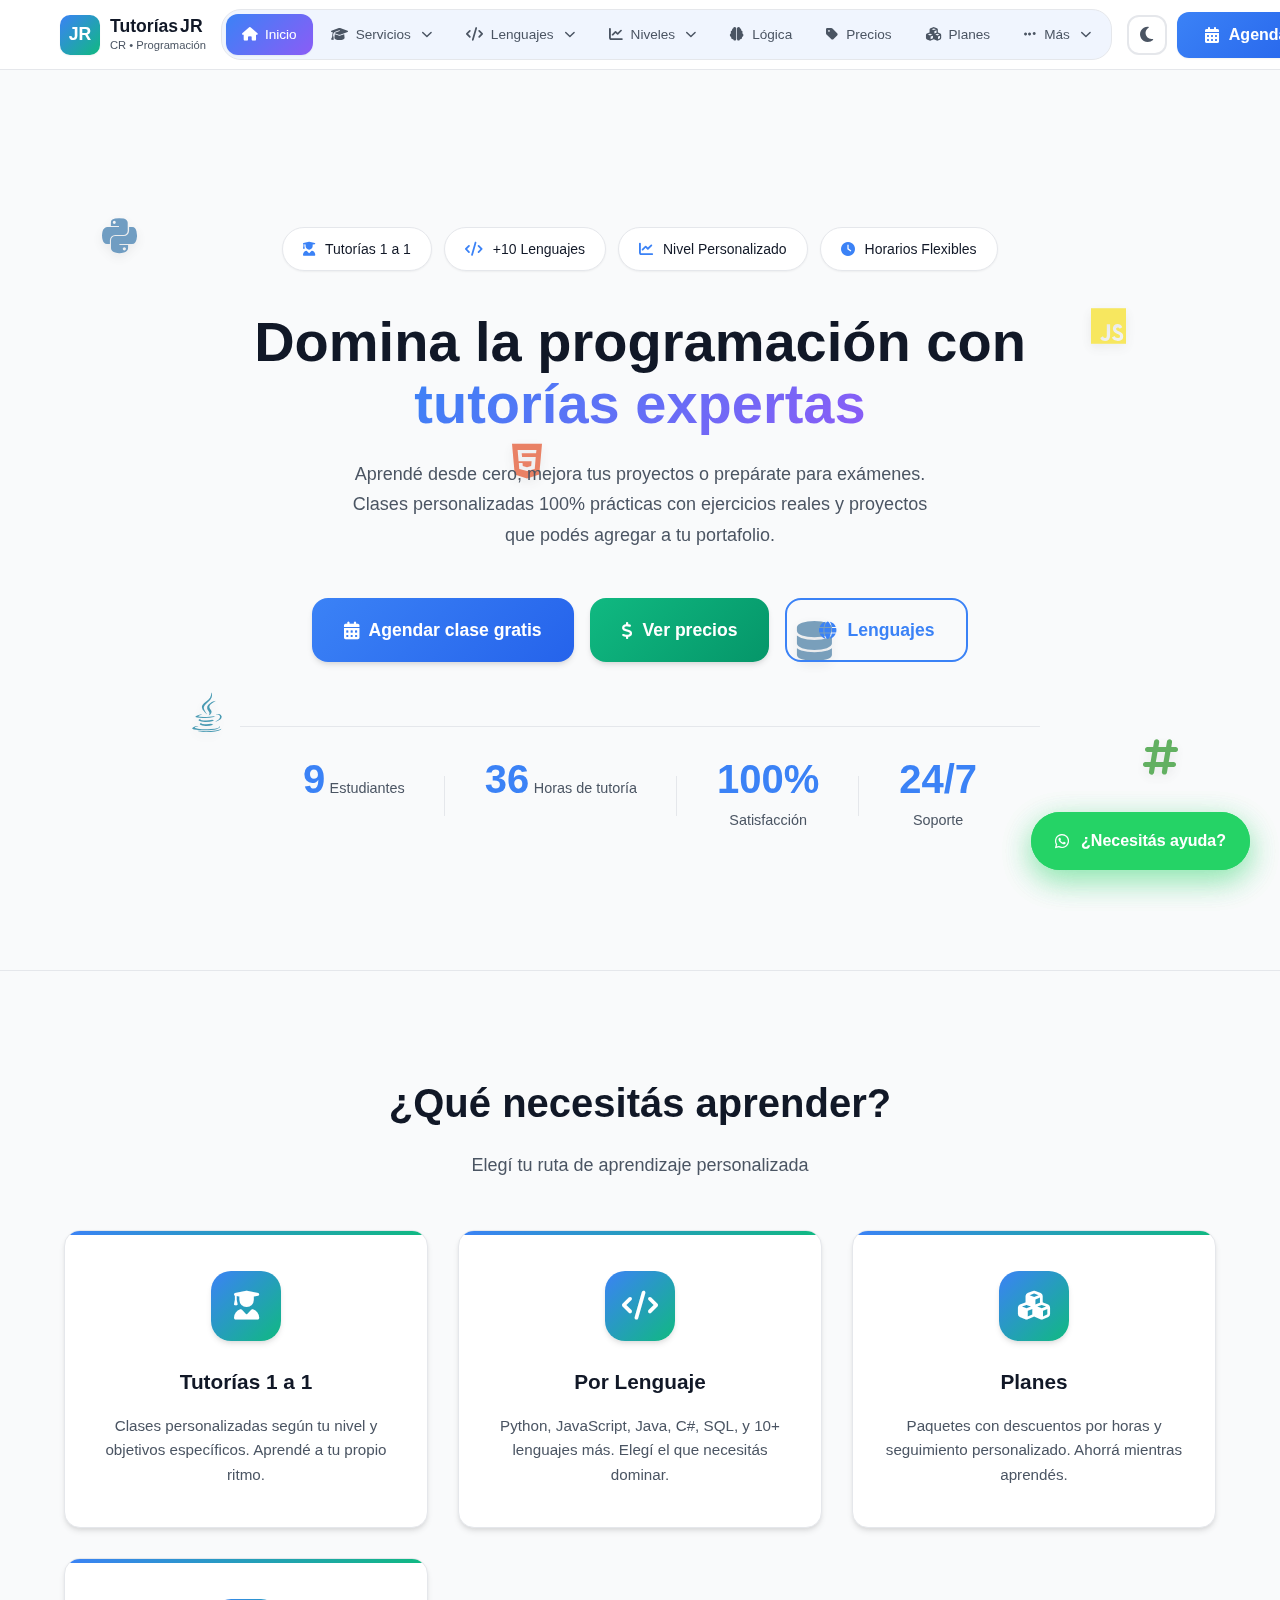
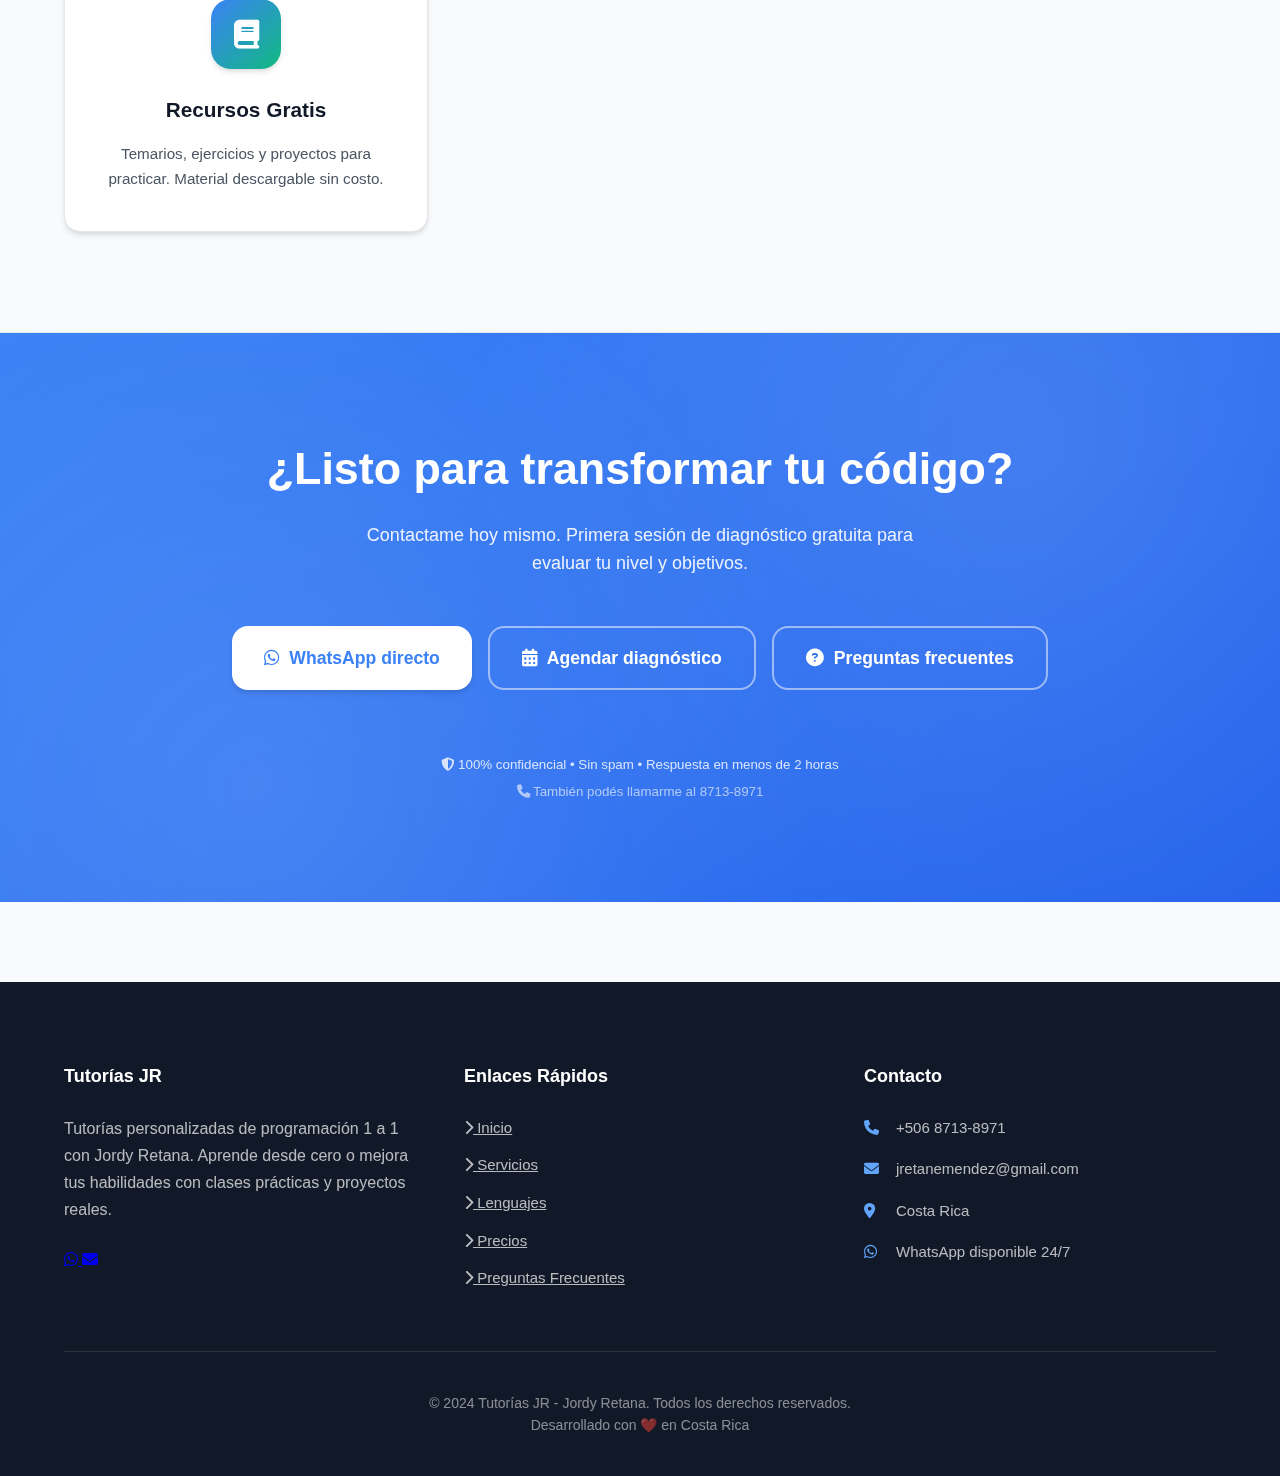
<file: index.html>
<!DOCTYPE html>
<html lang="es" data-mode="light">
<head>
    <meta charset="UTF-8">
    <meta name="viewport" content="width=device-width, initial-scale=1.0">
    <meta name="description" content="Tutorías personalizadas de programación 1 a 1 con Jordy Retana. Aprende Python, JavaScript, Java, C#, Web Dev y más en Costa Rica.">
    <meta name="keywords" content="tutorías programación, clases programación Costa Rica, aprender a programar, Python, JavaScript, Java, C#, SQL, lógica de programación">
    <meta name="author" content="Jordy Retana">
    
    <title>Tutorías de Programación - Jordy Retana | Costa Rica</title>
    
    <link rel="stylesheet" href="https://cdnjs.cloudflare.com/ajax/libs/font-awesome/6.4.0/css/all.min.css">
    <link rel="stylesheet" href="assets/css/styles.css">
    
    <style>
        .counter {
            display: inline-block;
        }
        
        .modal-content {
            background: var(--card-bg) !important;
            border: 1px solid var(--border-color) !important;
            color: var(--text-primary) !important;
        }
        
        .modal-header {
            border-bottom: 1px solid var(--border-color) !important;
        }
        
        .modal-header h3 {
            color: var(--text-primary) !important;
        }
        
        .modal-body {
            color: var(--text-primary) !important;
        }
        
        .modal-footer {
            background: var(--gray-50) !important;
            border-top: 1px solid var(--border-color) !important;
        }
        
        [data-mode="dark"] .modal-footer {
            background: var(--gray-800) !important;
        }
        
        .form-group label {
            color: var(--text-primary) !important;
        }
        
        .form-group input,
        .form-group select,
        .form-group textarea {
            background: var(--card-bg) !important;
            color: var(--text-primary) !important;
            border: 1px solid var(--border-color) !important;
        }
        
        .form-group input:focus,
        .form-group select:focus,
        .form-group textarea:focus {
            border-color: var(--primary) !important;
            box-shadow: 0 0 0 3px rgba(59, 130, 246, 0.1) !important;
        }
        
        [data-mode="dark"] .form-group input:focus,
        [data-mode="dark"] .form-group select:focus,
        [data-mode="dark"] .form-group textarea:focus {
            box-shadow: 0 0 0 3px rgba(59, 130, 246, 0.2) !important;
        }
        
        .modal-close {
            color: var(--text-secondary) !important;
        }
        
        .modal-close:hover {
            background: var(--gray-100) !important;
            color: var(--text-primary) !important;
        }
        
        [data-mode="dark"] .modal-close:hover {
            background: var(--gray-800) !important;
        }
        
        .form-group input::placeholder,
        .form-group textarea::placeholder {
            color: var(--gray-500) !important;
        }
        
        [data-mode="dark"] .form-group input::placeholder,
        [data-mode="dark"] .form-group textarea::placeholder {
            color: var(--gray-400) !important;
        }
        
        .form-group input.error,
        .form-group select.error,
        .form-group textarea.error {
            border-color: #ef4444 !important;
            box-shadow: 0 0 0 3px rgba(239, 68, 68, 0.1) !important;
        }
        
        [data-mode="dark"] .form-group input.error,
        [data-mode="dark"] .form-group select.error,
        [data-mode="dark"] .form-group textarea.error {
            box-shadow: 0 0 0 3px rgba(239, 68, 68, 0.2) !important;
        }
        
        .error-message {
            color: #ef4444 !important;
            font-size: 0.875rem !important;
            margin-top: 5px !important;
            display: block !important;
        }
    </style>
</head>
<body data-page="inicio">
    
    <div data-include="partials/header.html"></div>
    
    <section class="hero-main">
        <div class="floating-container">
            <div class="floating-element">
                <i class="fab fa-python"></i>
            </div>
            <div class="floating-element">
                <i class="fab fa-js"></i>
            </div>
            <div class="floating-element">
                <i class="fab fa-java"></i>
            </div>
            <div class="floating-element">
                <i class="fas fa-hashtag"></i>
            </div>
            <div class="floating-element">
                <i class="fab fa-html5"></i>
            </div>
            <div class="floating-element">
                <i class="fas fa-database"></i>
            </div>
        </div>
        
        <div class="container">
            <div class="hero-content">
                <div class="hero-badges">
                    <span class="badge">
                        <i class="fas fa-user-graduate"></i> Tutorías 1 a 1
                    </span>
                    <span class="badge">
                        <i class="fas fa-code"></i> +10 Lenguajes
                    </span>
                    <span class="badge">
                        <i class="fas fa-chart-line"></i> Nivel Personalizado
                    </span>
                    <span class="badge">
                        <i class="fas fa-clock"></i> Horarios Flexibles
                    </span>
                </div>
                
                <h1 class="hero-title">
                    Domina la programación con 
                    <span class="text-gradient">tutorías expertas</span>
                </h1>
                
                <p class="hero-subtitle">
                    Aprendé desde cero, mejora tus proyectos o prepárate para exámenes. 
                    Clases personalizadas 100% prácticas con ejercicios reales y proyectos que podés agregar a tu portafolio.
                </p>
                
                <div class="hero-cta">
                    <button class="btn btn-primary btn-lg" onclick="openHomeModal('agendar', 'Agendar Tutoría')">
                        <i class="fas fa-calendar-alt"></i> Agendar clase gratis
                    </button>
                    <a href="precios.html" class="btn btn-secondary btn-lg">
                        <i class="fas fa-dollar-sign"></i> Ver precios
                    </a>
                    <a href="lenguajes.html" class="btn btn-outline btn-lg">
                        <i class="fas fa-globe"></i> Lenguajes
                    </a>
                </div>
                
                <div class="hero-stats">
                    <div class="stat-item">
                        <span class="stat-number counter" data-target="50">0</span>
                        <span class="stat-text">Estudiantes</span>
                    </div>
                    <div class="stat-item">
                        <span class="stat-number counter" data-target="200">0</span>
                        <span class="stat-text">Horas de tutoría</span>
                    </div>
                    <div class="stat-item">
                        <span class="stat-number">100%</span>
                        <span class="stat-text">Satisfacción</span>
                    </div>
                    <div class="stat-item">
                        <span class="stat-number">24/7</span>
                        <span class="stat-text">Soporte</span>
                    </div>
                </div>
            </div>
        </div>
    </section>
    
    <section class="quick-nav">
        <div class="container">
            <div class="section-header">
                <h2>¿Qué necesitás aprender?</h2>
                <p class="section-subtitle">Elegí tu ruta de aprendizaje personalizada</p>
            </div>
            
            <div class="quick-nav-grid">
                <a href="servicios.html" class="nav-card">
                    <div class="nav-icon">
                        <i class="fas fa-user-graduate"></i>
                    </div>
                    <h3>Tutorías 1 a 1</h3>
                    <p>Clases personalizadas según tu nivel y objetivos específicos. Aprendé a tu propio ritmo.</p>
                </a>
                
                <a href="lenguajes.html" class="nav-card">
                    <div class="nav-icon">
                        <i class="fas fa-code"></i>
                    </div>
                    <h3>Por Lenguaje</h3>
                    <p>Python, JavaScript, Java, C#, SQL, y 10+ lenguajes más. Elegí el que necesitás dominar.</p>
                </a>
                
                <a href="planes.html" class="nav-card">
                    <div class="nav-icon">
                        <i class="fas fa-cubes"></i>
                    </div>
                    <h3>Planes</h3>
                    <p>Paquetes con descuentos por horas y seguimiento personalizado. Ahorrá mientras aprendés.</p>
                </a>
                
                <a href="recursos.html" class="nav-card">
                    <div class="nav-icon">
                        <i class="fas fa-book"></i>
                    </div>
                    <h3>Recursos Gratis</h3>
                    <p>Temarios, ejercicios y proyectos para practicar. Material descargable sin costo.</p>
                </a>
            </div>
        </div>
    </section>
    
    <section class="cta-section">
        <div class="container">
            <h2 class="cta-title">¿Listo para transformar tu código?</h2>
            <p class="cta-subtitle">
                Contactame hoy mismo. Primera sesión de diagnóstico gratuita para evaluar tu nivel y objetivos.
            </p>
            
            <div class="hero-cta">
                <a href="https://wa.me/50687138971" class="btn btn-light btn-lg" target="_blank">
                    <i class="fab fa-whatsapp"></i> WhatsApp directo
                </a>
                <button class="btn btn-outline-light btn-lg" onclick="openHomeModal('diagnostico', 'Diagnóstico Gratuito')">
                    <i class="fas fa-calendar-alt"></i> Agendar diagnóstico
                </button>
                <a href="faq.html" class="btn btn-outline-light btn-lg">
                    <i class="fas fa-question-circle"></i> Preguntas frecuentes
                </a>
            </div>
            
            <div class="mt-5">
                <small style="opacity: 0.8; display: block;">
                    <i class="fas fa-shield-alt"></i> 100% confidencial • Sin spam • Respuesta en menos de 2 horas
                </small>
                <small style="opacity: 0.6; display: block; margin-top: 5px;">
                    <i class="fas fa-phone"></i> También podés llamarme al 8713-8971
                </small>
            </div>
        </div>
    </section>
    
    <div data-include="partials/footer.html"></div>
    
    <div class="modal" id="homeModal">
        <div class="modal-content">
            <div class="modal-header">
                <h3 id="homeModalTitle"><i class="fas fa-calendar-alt"></i> Agendar Tutoría</h3>
                <button class="modal-close">
                    <i class="fas fa-times"></i>
                </button>
            </div>
            
            <div class="modal-body">
                <p id="homeModalDescription" style="color: var(--text-secondary); margin-bottom: 20px;">
                    Completa el formulario para coordinar tu primera sesión gratuita de diagnóstico.
                </p>
                
                <form id="homeForm">
                    <input type="hidden" id="selectedHomeType" name="home_type" value="">
                    <input type="hidden" id="selectedHomeName" name="home_name" value="">
                    
                    <input type="hidden" name="_subject" value="Solicitud de Tutoría - Tutorías JR">
                    <input type="hidden" name="_format" value="plain">
                    <input type="text" name="_gotcha" style="display:none">
                    
                    <div class="form-group">
                        <label for="homeName">
                            <i class="fas fa-user"></i> Nombre completo
                        </label>
                        <input type="text" id="homeName" name="name" placeholder="Tu nombre completo" required>
                    </div>
                    
                    <div class="form-group">
                        <label for="homeEmail">
                            <i class="fas fa-envelope"></i> Correo electrónico
                        </label>
                        <input type="email" id="homeEmail" name="email" placeholder="correo@ejemplo.com" required>
                    </div>
                    
                    <div class="form-group">
                        <label for="homePhone">
                            <i class="fas fa-phone"></i> Teléfono / WhatsApp
                        </label>
                        <input type="tel" id="homePhone" name="phone" placeholder="+506 0000 0000" required>
                    </div>
                    
                    <div class="form-group">
                        <label for="homeLevel">
                            <i class="fas fa-chart-line"></i> Nivel actual
                        </label>
                        <select id="homeLevel" name="level" required>
                            <option value="" disabled selected>Selecciona tu nivel</option>
                            <option value="principiante">Principiante (sin experiencia)</option>
                            <option value="basico">Básico (conocimientos iniciales)</option>
                            <option value="intermedio">Intermedio (proyectos básicos)</option>
                            <option value="avanzado">Avanzado (experiencia profesional)</option>
                        </select>
                    </div>
                    
                    <div class="form-group">
                        <label for="homeLanguage">
                            <i class="fas fa-code"></i> Lenguaje/tecnología de interés
                        </label>
                        <select id="homeLanguage" name="language" required>
                            <option value="" disabled selected>Selecciona un lenguaje</option>
                            <option value="python">Python</option>
                            <option value="javascript">JavaScript</option>
                            <option value="java">Java</option>
                            <option value="csharp">C# .NET</option>
                            <option value="htmlcss">HTML/CSS</option>
                            <option value="sql">SQL / Bases de datos</option>
                            <option value="react">React</option>
                            <option value="node">Node.js</option>
                            <option value="otros">Otro (especificar en mensaje)</option>
                        </select>
                    </div>
                    
                    <div class="form-group">
                        <label for="homeMessage">
                            <i class="fas fa-comment"></i> ¿Qué necesitás aprender?
                        </label>
                        <textarea id="homeMessage" name="message" rows="4" placeholder="Describí brevemente tu objetivo o proyecto..."></textarea>
                    </div>
                    
                    <div class="modal-footer">
                        <button type="submit" class="btn btn-primary btn-block" id="homeSubmitBtn">
                            <i class="fas fa-paper-plane"></i> Enviar solicitud
                        </button>
                        <small style="color: var(--text-secondary); text-align: center; display: block; margin-top: 10px;">
                            <i class="fas fa-lock"></i> Tus datos están seguros y nunca serán compartidos
                        </small>
                    </div>
                </form>
            </div>
        </div>
    </div>
    
    <div class="whatsapp-float">
        <a href="https://wa.me/50687138971" class="whatsapp-button" target="_blank">
            <i class="fab fa-whatsapp"></i>
            <span>¿Necesitás ayuda?</span>
        </a>
    </div>
    
    <button class="back-to-top" id="backToTop">
        <i class="fas fa-chevron-up"></i>
    </button>
    
    <div class="toast-container"></div>
    
    <script src="assets/js/app.js"></script>
    <script src="assets/js/formspree-service.js"></script>
    
    <script>
        const HOME_CONFIG = {
            agendar: {
                title: "📅 Agendar Tutoría",
                description: "Coordinemos tu primera sesión gratuita. Evaluaré tu nivel y crearemos un plan personalizado juntos."
            },
            diagnostico: {
                title: "🎯 Diagnóstico Gratuito",
                description: "En esta sesión evaluaremos tu nivel actual, objetivos y crearemos un camino personalizado para tu éxito."
            }
        };
        
        function showMessage(message, type = 'info') {
            console.log(`📢 ${type.toUpperCase()}: ${message}`);
            
            if (window.TutoriasJR && typeof window.TutoriasJR.showToast === 'function') {
                window.TutoriasJR.showToast(message, type);
                return;
            }
            
            const toastContainer = document.querySelector('.toast-container');
            if (toastContainer && type !== 'loading') {
                const toast = document.createElement('div');
                toast.className = `toast toast-${type}`;
                toast.innerHTML = `
                    <div style="display: flex; align-items: center; gap: 10px;">
                        <i class="fas fa-${type === 'success' ? 'check-circle' : type === 'error' ? 'exclamation-circle' : 'info-circle'}"></i>
                        <span>${message}</span>
                    </div>
                    <button class="toast-close">
                        <i class="fas fa-times"></i>
                    </button>
                `;
                
                toastContainer.appendChild(toast);
                
                setTimeout(() => {
                    toast.remove();
                }, 5000);
                
                toast.querySelector('.toast-close').addEventListener('click', () => {
                    toast.remove();
                });
                
                return;
            }
            
            if (type === 'error') {
                alert('❌ ' + message);
            } else if (type === 'success') {
                alert('✅ ' + message);
            } else {
                alert('ℹ️ ' + message);
            }
        }
        
        function openHomeModal(modalType, modalName) {
            const modalConfig = HOME_CONFIG[modalType] || HOME_CONFIG.agendar;
            
            document.getElementById('homeModalTitle').innerHTML = 
                `<i class="fas fa-calendar-alt"></i> ${modalConfig.title}`;
            document.getElementById('homeModalDescription').textContent = modalConfig.description;
            
            document.getElementById('selectedHomeType').value = modalType;
            document.getElementById('selectedHomeName').value = modalName;
            
            document.querySelector('#homeForm input[name="_subject"]').value = 
                `Solicitud: ${modalName} - Tutorías JR`;
            
            const modal = document.getElementById('homeModal');
            if (modal) {
                modal.style.display = 'flex';
                setTimeout(() => {
                    modal.classList.add('active');
                    document.body.style.overflow = 'hidden';
                }, 10);
            }
        }
        
        function closeModal(modalId) {
            const modal = document.getElementById(modalId);
            if (modal) {
                modal.classList.remove('active');
                setTimeout(() => {
                    modal.style.display = 'none';
                    document.body.style.overflow = '';
                }, 300);
            }
        }
        
        function initModalCloseListeners() {
            document.querySelectorAll('.modal-close').forEach(closeBtn => {
                closeBtn.addEventListener('click', function() {
                    const modal = this.closest('.modal');
                    if (modal) {
                        closeModal(modal.id);
                    }
                });
            });
            
            document.querySelectorAll('.modal').forEach(modal => {
                modal.addEventListener('click', function(e) {
                    if (e.target === this) {
                        closeModal(this.id);
                    }
                });
            });
            
            document.addEventListener('keydown', function(e) {
                if (e.key === 'Escape') {
                    const activeModal = document.querySelector('.modal.active');
                    if (activeModal) {
                        closeModal(activeModal.id);
                    }
                }
            });
            
            document.querySelectorAll('.modal-content').forEach(content => {
                content.addEventListener('click', function(e) {
                    e.stopPropagation();
                });
            });
        }
        
        async function loadIncludes() {
            const includes = document.querySelectorAll('[data-include]');
            
            for (const element of includes) {
                try {
                    const file = element.getAttribute('data-include');
                    const response = await fetch(file);
                    
                    if (!response.ok) throw new Error(`HTTP error! status: ${response.status}`);
                    
                    const html = await response.text();
                    element.innerHTML = html;
                    element.removeAttribute('data-include');
                    
                } catch (error) {
                    console.error(`Error cargando ${element.getAttribute('data-include')}:`, error);
                    element.innerHTML = `
                        <div style="background: #fef2f2; border: 2px dashed #dc2626; padding: 20px; border-radius: 8px; text-align: center;">
                            <i class="fas fa-exclamation-triangle" style="color: #dc2626; font-size: 2rem; margin-bottom: 10px;"></i>
                            <p style="color: #7f1d1d; margin: 0;">
                                Error cargando componente. Por favor recarga la página.
                            </p>
                        </div>
                    `;
                }
            }
            
            setTimeout(() => {
                if (window.TutoriasJR && typeof window.TutoriasJR.init === 'function') {
                    window.TutoriasJR.init();
                    
                    initCounters();
                    initModalCloseListeners();
                    initializeHomeForms();
                }
            }, 500);
        }
        
        function initCounters() {
            const counters = document.querySelectorAll('.counter');
            counters.forEach(counter => {
                const target = +counter.getAttribute('data-target');
                if (isNaN(target)) return;
                
                const increment = target / 50;
                let current = 0;
                
                const updateCounter = () => {
                    if (current < target) {
                        current += increment;
                        counter.textContent = Math.ceil(current);
                        setTimeout(updateCounter, 30);
                    } else {
                        counter.textContent = target;
                    }
                };
                
                const observer = new IntersectionObserver((entries) => {
                    entries.forEach(entry => {
                        if (entry.isIntersecting) {
                            updateCounter();
                            observer.unobserve(entry.target);
                        }
                    });
                }, { threshold: 0.5 });
                
                observer.observe(counter);
            });
        }
        
        function initializeHomeForms() {
            if (!window.FormspreeService) {
                console.error('❌ FormspreeService no disponible');
                return;
            }
            
            const homeForm = document.getElementById('homeForm');
            if (homeForm) {
                homeForm.addEventListener('submit', async function(e) {
                    e.preventDefault();
                    
                    if (!window.FormspreeService.validateForm(this)) {
                        showMessage('Por favor completa todos los campos correctamente.', 'error');
                        return;
                    }
                    
                    const submitBtn = this.querySelector('button[type="submit"]');
                    const originalText = submitBtn.innerHTML;
                    
                    window.FormspreeService.setButtonState(submitBtn, true);
                    
                    const formData = new FormData(this);
                    
                    formData.append('page', 'inicio');
                    formData.append('form_type', document.getElementById('selectedHomeType').value);
                    formData.append('form_name', document.getElementById('selectedHomeName').value);
                    
                    try {
                        const result = await window.FormspreeService.sendForm(formData, 'inicio');
                        
                        if (result.success) {
                            showMessage('¡Solicitud enviada! Te contactaré en menos de 2 horas.', 'success');
                            
                            this.reset();
                            
                            setTimeout(() => {
                                closeModal('homeModal');
                            }, 2000);
                        } else {
                            showMessage(result.message, 'error');
                        }
                    } catch (error) {
                        console.error('❌ Error en el envío:', error);
                        showMessage('Error al enviar. Intenta de nuevo.', 'error');
                    } finally {
                        window.FormspreeService.setButtonState(submitBtn, false, originalText);
                    }
                });
            }
        }
        
        window.openHomeModal = openHomeModal;
        window.showMessage = showMessage;
        
        if (document.readyState === 'loading') {
            document.addEventListener('DOMContentLoaded', loadIncludes);
        } else {
            loadIncludes();
        }
    </script>
</body>
</html>
</file>
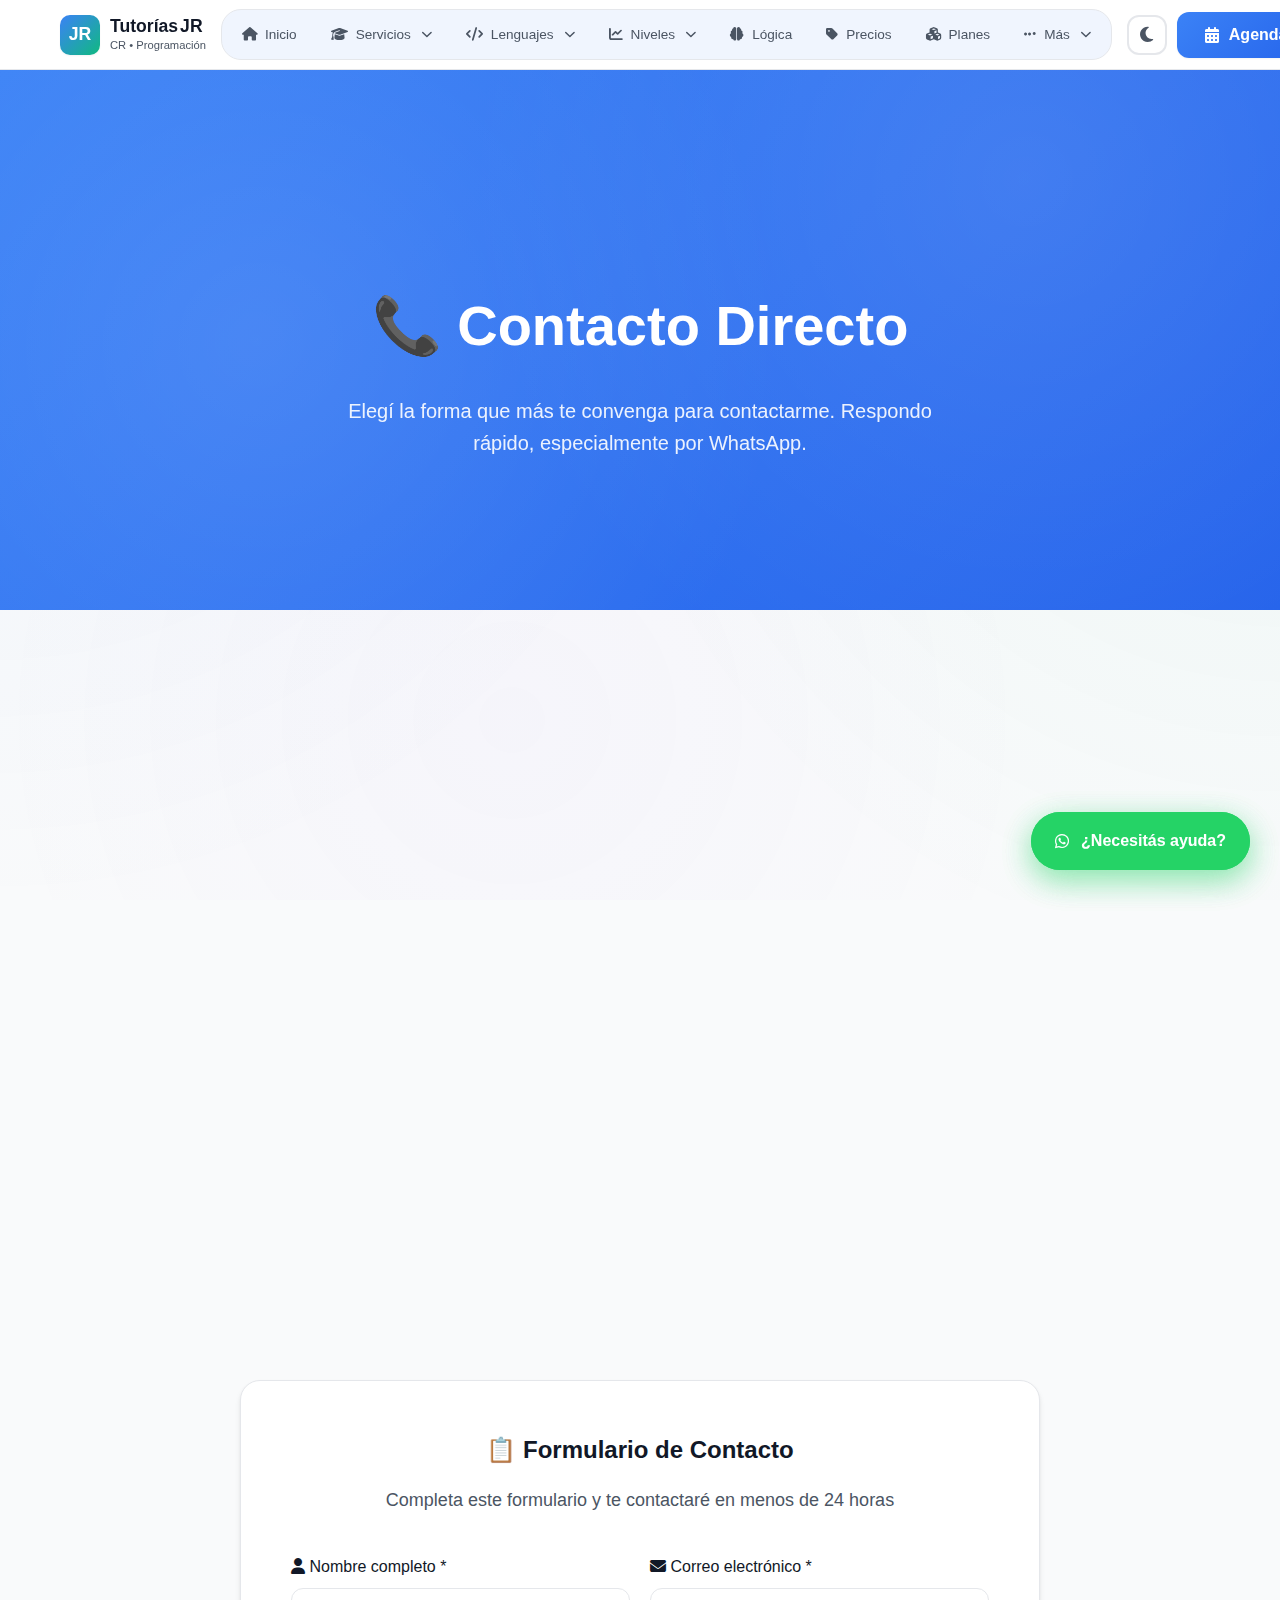
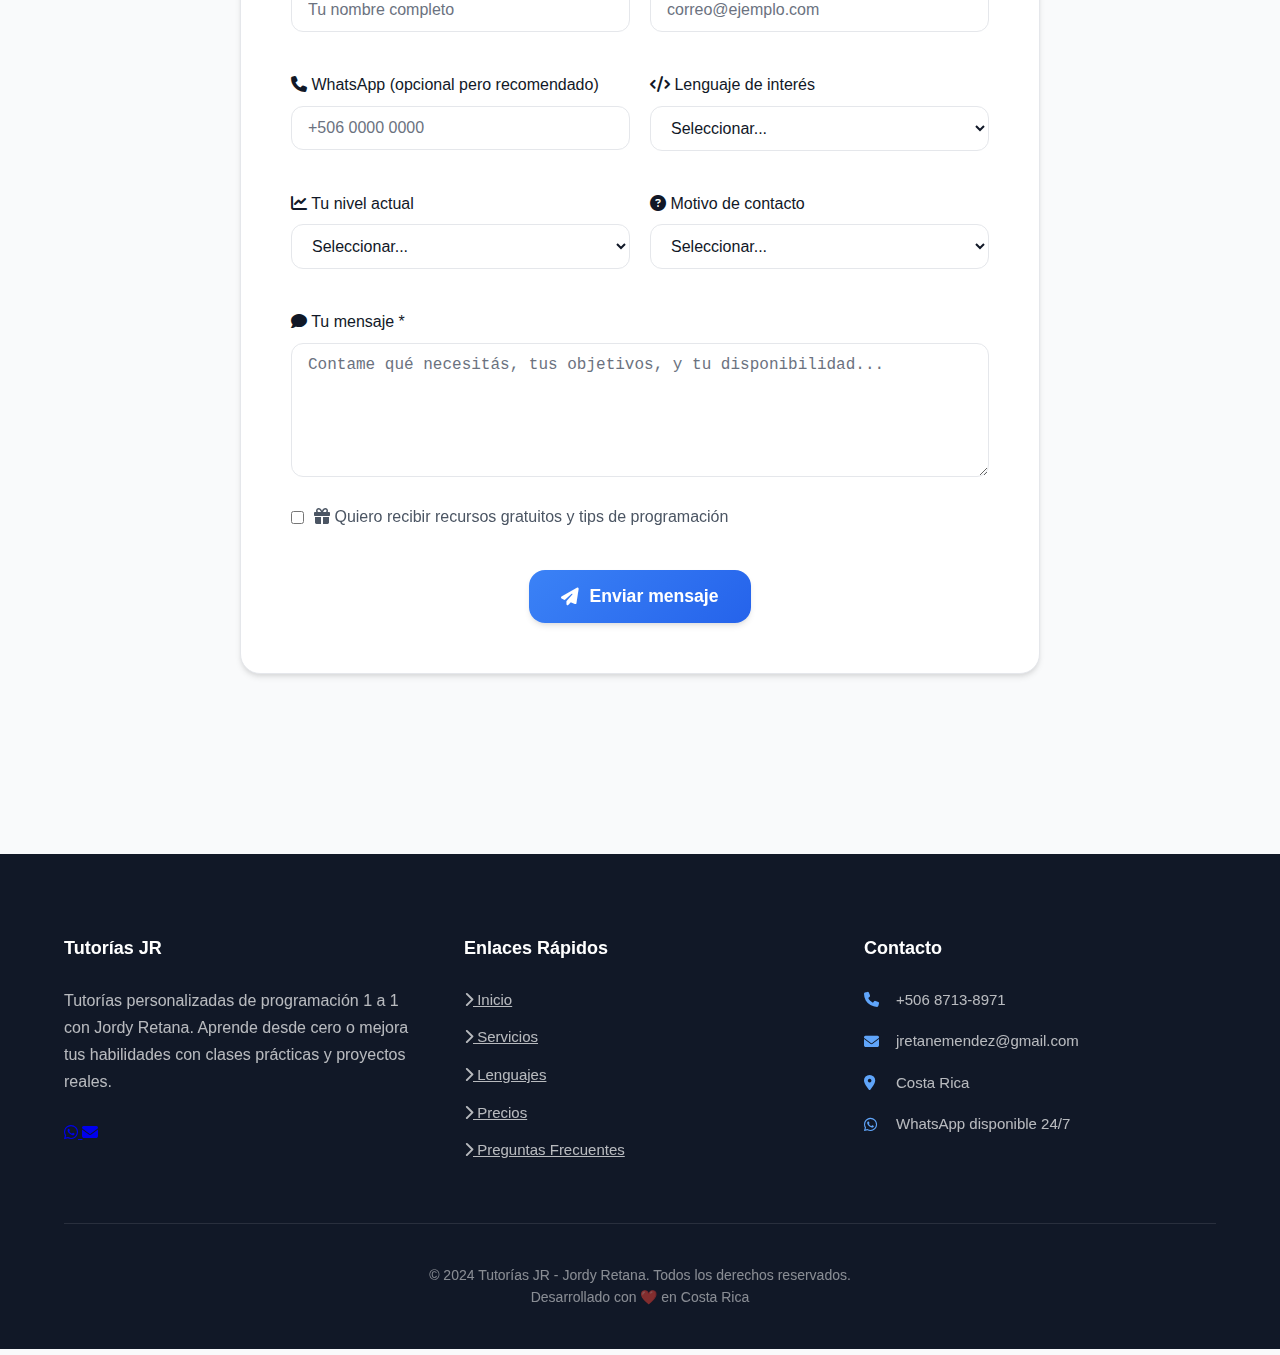
<file: contacto.html>
<!DOCTYPE html>
<html lang="es" data-mode="light">
<head>
    <meta charset="UTF-8">
    <meta name="viewport" content="width=device-width, initial-scale=1.0">
    <title>Contacto - Tutorías Jordy Retana</title>
    <link rel="stylesheet" href="assets/css/styles.css">
    <link rel="stylesheet" href="https://cdnjs.cloudflare.com/ajax/libs/font-awesome/6.4.0/css/all.min.css">
    <style>
        /* =========================
           ESTILOS ESPECÍFICOS PARA CONTACTO
        ========================= */
        
        /* Hero específico para página */
        .page-hero {
            min-height: 60vh;
            display: flex;
            align-items: center;
            padding: 120px 0 60px;
            background: linear-gradient(135deg, var(--primary) 0%, var(--primary-dark) 100%);
            color: white;
            text-align: center;
            position: relative;
            overflow: hidden;
        }
        
        .page-hero::before {
            content: '';
            position: absolute;
            top: 0;
            left: 0;
            right: 0;
            bottom: 0;
            background: 
                radial-gradient(circle at 20% 50%, rgba(255, 255, 255, 0.1) 0%, transparent 50%),
                radial-gradient(circle at 80% 20%, rgba(255, 255, 255, 0.1) 0%, transparent 50%);
        }
        
        .page-hero h1 {
            font-size: clamp(2.5rem, 5vw, 3.5rem);
            margin-bottom: 1.5rem;
            color: white;
            position: relative;
            z-index: 2;
        }
        
        .page-hero .lead {
            font-size: 1.25rem;
            max-width: 600px;
            margin: 0 auto;
            color: rgba(255, 255, 255, 0.9);
            position: relative;
            z-index: 2;
        }
        
        /* Métodos de contacto */
        .contact-methods {
            display: grid;
            grid-template-columns: repeat(auto-fit, minmax(300px, 1fr));
            gap: 30px;
            margin: 50px 0 80px;
        }
        
        .contact-method {
            background: var(--card-bg);
            border-radius: var(--radius-lg);
            padding: 40px 30px;
            text-align: center;
            border: 1px solid var(--border-color);
            transition: var(--transition);
            height: 100%;
            display: flex;
            flex-direction: column;
        }
        
        .contact-method:hover {
            transform: translateY(-10px);
            box-shadow: var(--shadow-lg);
            border-color: var(--primary);
        }
        
        .contact-icon {
            width: 80px;
            height: 80px;
            margin: 0 auto 25px;
            border-radius: var(--radius-lg);
            display: flex;
            align-items: center;
            justify-content: center;
            font-size: 2rem;
            color: white;
            box-shadow: var(--shadow);
        }
        
        .whatsapp .contact-icon {
            background: linear-gradient(135deg, #25D366, #128C7E);
        }
        
        .email .contact-icon {
            background: linear-gradient(135deg, var(--primary), var(--primary-dark));
        }
        
        .schedule .contact-icon {
            background: linear-gradient(135deg, var(--secondary), var(--secondary-dark));
        }
        
        .contact-method h3 {
            margin-bottom: 15px;
            font-size: 1.5rem;
            color: var(--text-primary);
        }
        
        .contact-method p {
            color: var(--text-secondary);
            margin-bottom: 20px;
            line-height: 1.6;
            flex-grow: 1;
        }
        
        .schedule-times {
            text-align: left;
            background: var(--gray-100);
            padding: 20px;
            border-radius: var(--radius);
            margin-bottom: 20px;
        }
        
        .schedule-times p {
            margin-bottom: 10px;
            color: var(--text-secondary);
        }
        
        .schedule-times p strong {
            color: var(--text-primary);
        }
        
        /* Formulario de contacto */
        .contact-form-section {
            padding: 100px 0;
            background: var(--gray-50);
        }
        
        .form-container {
            max-width: 800px;
            margin: 0 auto;
            background: var(--card-bg);
            border-radius: var(--radius-xl);
            padding: 50px;
            border: 1px solid var(--border-color);
            box-shadow: var(--shadow);
        }
        
        .form-container h2 {
            text-align: center;
            margin-bottom: 1rem;
            color: var(--text-primary);
        }
        
        .form-subtitle {
            text-align: center;
            color: var(--text-secondary);
            margin-bottom: 40px;
            font-size: 1.125rem;
        }
        
        /* Responsive */
        @media (max-width: 768px) {
            .contact-methods {
                grid-template-columns: 1fr;
            }
            
            .page-hero {
                padding: 100px 0 40px;
            }
            
            .form-container {
                padding: 30px 20px;
            }
        }
        
        /* Animaciones */
        @keyframes fadeInUp {
            from {
                opacity: 0;
                transform: translateY(30px);
            }
            to {
                opacity: 1;
                transform: translateY(0);
            }
        }
        
        .animate-fade-in {
            animation: fadeInUp 0.6s ease-out forwards;
            opacity: 0;
        }
        
        /* =========================
           FIXES PARA MODALES EN ESTA PÁGINA
        ========================= */
        
        /* Estilos para formularios en esta página */
        .form-group {
            margin-bottom: 20px;
        }
        
        .form-group label {
            color: var(--text-primary) !important;
            display: block;
            margin-bottom: 8px;
            font-weight: 500;
        }
        
        .form-group .form-control {
            background: var(--card-bg) !important;
            color: var(--text-primary) !important;
            border: 1px solid var(--border-color) !important;
            width: 100%;
            padding: 12px 16px;
            border-radius: var(--radius);
            font-size: 1rem;
            transition: var(--transition);
        }
        
        .form-group .form-control:focus {
            border-color: var(--primary) !important;
            box-shadow: 0 0 0 3px rgba(59, 130, 246, 0.1) !important;
            outline: none;
        }
        
        [data-mode="dark"] .form-group .form-control:focus {
            box-shadow: 0 0 0 3px rgba(59, 130, 246, 0.2) !important;
        }
        
        /* Corrección específica para inputs placeholders */
        .form-group .form-control::placeholder {
            color: var(--gray-500) !important;
        }
        
        [data-mode="dark"] .form-group .form-control::placeholder {
            color: var(--gray-400) !important;
        }
        
        /* Botón de WhatsApp */
        .btn-whatsapp {
            background: linear-gradient(135deg, #25D366, #128C7E) !important;
            color: white !important;
            border: none !important;
        }
        
        .btn-whatsapp:hover {
            background: linear-gradient(135deg, #128C7E, #0d6e5c) !important;
            transform: translateY(-2px) !important;
        }
    </style>
</head>
<body data-page="contacto">
    <!-- Header -->
    <div data-include="partials/header.html"></div>
    
    <!-- Hero de Página -->
    <section class="page-hero">
        <div class="container">
            <h1>📞 Contacto Directo</h1>
            <p class="lead">
                Elegí la forma que más te convenga para contactarme. 
                Respondo rápido, especialmente por WhatsApp.
            </p>
        </div>
    </section>
    
    <!-- Métodos de Contacto -->
    <section class="section">
        <div class="container">
            <div class="contact-methods">
                <div class="contact-method whatsapp animate-fade-in">
                    <div class="contact-icon">
                        <i class="fab fa-whatsapp"></i>
                    </div>
                    <h3>WhatsApp Directo</h3>
                    <p>Respuesta inmediata, normalmente en minutos. Ideal para consultas rápidas y coordinación de horarios.</p>
                    
                    <div class="mt-4">
                        <a href="https://wa.me/50687138971" class="btn btn-whatsapp btn-block" target="_blank">
                            <i class="fab fa-whatsapp"></i> +506 8713-8971
                        </a>
                    </div>
                    
                    <small style="color: var(--text-secondary); margin-top: 15px; display: block;">
                        <i class="fas fa-clock"></i> Disponible de Lunes a Sábado
                    </small>
                </div>
                
                <div class="contact-method email animate-fade-in">
                    <div class="contact-icon">
                        <i class="fas fa-envelope"></i>
                    </div>
                    <h3>Correo Electrónico</h3>
                    <p>Respuesta en menos de 24 horas. Perfecto para consultas detalladas o enviar archivos/código.</p>
                    
                    <div class="mt-4">
                        <a href="mailto:jretanemendez@gmail.com" class="btn btn-primary btn-block">
                            <i class="fas fa-envelope"></i> jretanemendez@gmail.com
                        </a>
                    </div>
                    
                    <small style="color: var(--text-secondary); margin-top: 15px; display: block;">
                        <i class="fas fa-paperclip"></i> Ideal para archivos y código
                    </small>
                </div>
                
                <div class="contact-method schedule animate-fade-in">
                    <div class="contact-icon">
                        <i class="fas fa-clock"></i>
                    </div>
                    <h3>Horario Flexible</h3>
                    <p>Adaptamos el horario según tu disponibilidad. También horario nocturno disponible.</p>
                    
                    <div class="schedule-times">
                        <p><strong>Lunes - Viernes:</strong> 8:00 AM - 8:00 PM</p>
                        <p><strong>Sábados:</strong> 9:00 AM - 12:00 MD</p>
                        <p><strong>Domingos:</strong> Cerrado</p>
                    </div>
                    
                    <small style="color: var(--text-secondary); margin-top: 15px; display: block;">
                        <i class="fas fa-moon"></i> Horario nocturno disponible
                    </small>
                </div>
            </div>
        </div>
    </section>
    
    <!-- Formulario de Contacto -->
    <section class="contact-form-section">
        <div class="container">
            <div class="form-container">
                <h2>📋 Formulario de Contacto</h2>
                <p class="form-subtitle">
                    Completa este formulario y te contactaré en menos de 24 horas
                </p>
                
                <form id="mainContactForm">
                    <!-- Campos ocultos para Formspree -->
                    <input type="hidden" name="_subject" value="Nuevo Contacto - Tutorías JR">
                    <input type="hidden" name="_format" value="plain">
                    <input type="text" name="_gotcha" style="display:none">
                    
                    <!-- Campo oculto para identificar página -->
                    <input type="hidden" name="page" value="contacto">
                    
                    <div style="display: grid; grid-template-columns: repeat(auto-fit, minmax(300px, 1fr)); gap: 20px; margin-bottom: 20px;">
                        <div class="form-group">
                            <label for="contactName">
                                <i class="fas fa-user"></i> Nombre completo *
                            </label>
                            <input type="text" id="contactName" name="name" class="form-control" required placeholder="Tu nombre completo">
                        </div>
                        
                        <div class="form-group">
                            <label for="contactEmail">
                                <i class="fas fa-envelope"></i> Correo electrónico *
                            </label>
                            <input type="email" id="contactEmail" name="email" class="form-control" required placeholder="correo@ejemplo.com">
                        </div>
                    </div>
                    
                    <div style="display: grid; grid-template-columns: repeat(auto-fit, minmax(300px, 1fr)); gap: 20px; margin-bottom: 20px;">
                        <div class="form-group">
                            <label for="contactPhone">
                                <i class="fas fa-phone"></i> WhatsApp (opcional pero recomendado)
                            </label>
                            <input type="tel" id="contactPhone" name="phone" class="form-control" placeholder="+506 0000 0000">
                        </div>
                        
                        <div class="form-group">
                            <label for="contactLanguage">
                                <i class="fas fa-code"></i> Lenguaje de interés
                            </label>
                            <select id="contactLanguage" name="language" class="form-control">
                                <option value="">Seleccionar...</option>
                                <option value="python">Python</option>
                                <option value="javascript">JavaScript</option>
                                <option value="java">Java</option>
                                <option value="csharp">C# .NET</option>
                                <option value="htmlcss">HTML/CSS</option>
                                <option value="sql">SQL</option>
                                <option value="react">React</option>
                                <option value="node">Node.js</option>
                                <option value="logica">Lógica de Programación</option>
                                <option value="otro">Otro</option>
                            </select>
                        </div>
                    </div>
                    
                    <div style="display: grid; grid-template-columns: repeat(auto-fit, minmax(300px, 1fr)); gap: 20px; margin-bottom: 20px;">
                        <div class="form-group">
                            <label for="contactLevel">
                                <i class="fas fa-chart-line"></i> Tu nivel actual
                            </label>
                            <select id="contactLevel" name="level" class="form-control">
                                <option value="">Seleccionar...</option>
                                <option value="principiante">Principiante total</option>
                                <option value="basico">Algo de experiencia</option>
                                <option value="intermedio">Intermedio</option>
                                <option value="avanzado">Avanzado</option>
                            </select>
                        </div>
                        
                        <div class="form-group">
                            <label for="contactReason">
                                <i class="fas fa-question-circle"></i> Motivo de contacto
                            </label>
                            <select id="contactReason" name="reason" class="form-control">
                                <option value="">Seleccionar...</option>
                                <option value="consulta">Consulta general</option>
                                <option value="tutorias">Información sobre tutorías</option>
                                <option value="proyecto">Ayuda con proyecto</option>
                                <option value="examen">Preparación para examen</option>
                                <option value="empleo">Conseguir trabajo</option>
                                <option value="otro">Otro</option>
                            </select>
                        </div>
                    </div>
                    
                    <div class="form-group">
                        <label for="contactMessage">
                            <i class="fas fa-comment"></i> Tu mensaje *
                        </label>
                        <textarea id="contactMessage" name="message" class="form-control" rows="6" required placeholder="Contame qué necesitás, tus objetivos, y tu disponibilidad..."></textarea>
                    </div>
                    
                    <div class="form-group" style="margin-top: 20px;">
                        <label style="display: flex; align-items: center; gap: 10px; cursor: pointer;">
                            <input type="checkbox" id="newsletter" name="newsletter" style="width: auto;">
                            <span style="color: var(--text-secondary);">
                                <i class="fas fa-gift"></i> Quiero recibir recursos gratuitos y tips de programación
                            </span>
                        </label>
                    </div>
                    
                    <div style="text-align: center; margin-top: 40px;">
                        <button type="submit" class="btn btn-primary btn-lg">
                            <i class="fas fa-paper-plane"></i> Enviar mensaje
                        </button>
                    </div>
                </form>
            </div>
        </div>
    </section>
    
    <!-- Footer -->
    <div data-include="partials/footer.html"></div>
    
    <!-- Botón flotante WhatsApp -->
    <div class="whatsapp-float">
        <a href="https://wa.me/50687138971" class="whatsapp-button" target="_blank">
            <i class="fab fa-whatsapp"></i>
            <span>¿Necesitás ayuda?</span>
        </a>
    </div>
    
    <!-- Botón para subir -->
    <button class="back-to-top" id="backToTop">
        <i class="fas fa-chevron-up"></i>
    </button>
    
    <!-- Contenedor de toasts -->
    <div class="toast-container"></div>
    
    <!-- JavaScript -->
    <script src="assets/js/app.js"></script>
    
    <!-- Servicio de Formspree -->
    <script src="assets/js/formspree-service.js"></script>
    
    <!-- Script para cargar componentes -->
    <script>
        // Función auxiliar para mostrar mensajes (CONSOLIDADA)
        function showMessage(message, type = 'info') {
            console.log(`📢 ${type.toUpperCase()}: ${message}`);
            
            // Usar TutoriasJR.showToast si está disponible
            if (window.TutoriasJR && typeof window.TutoriasJR.showToast === 'function') {
                window.TutoriasJR.showToast(message, type);
                return;
            }
            
            // Si TutoriasJR no está disponible, intentar con toast container
            const toastContainer = document.querySelector('.toast-container');
            if (toastContainer && type !== 'loading') {
                const toast = document.createElement('div');
                toast.className = `toast toast-${type}`;
                toast.innerHTML = `
                    <div style="display: flex; align-items: center; gap: 10px;">
                        <i class="fas fa-${type === 'success' ? 'check-circle' : type === 'error' ? 'exclamation-circle' : 'info-circle'}"></i>
                        <span>${message}</span>
                    </div>
                    <button class="toast-close">
                        <i class="fas fa-times"></i>
                    </button>
                `;
                
                toastContainer.appendChild(toast);
                
                // Auto-remove after 5 seconds
                setTimeout(() => {
                    toast.remove();
                }, 5000);
                
                // Close button
                toast.querySelector('.toast-close').addEventListener('click', () => {
                    toast.remove();
                });
                
                return;
            }
            
            // Último recurso: alert simple
            if (type === 'error') {
                alert('❌ ' + message);
            } else if (type === 'success') {
                alert('✅ ' + message);
            } else {
                alert('ℹ️ ' + message);
            }
        }
        
        // Función para cargar componentes con data-include
        async function loadIncludes() {
            const includes = document.querySelectorAll('[data-include]');
            
            for (const element of includes) {
                try {
                    const file = element.getAttribute('data-include');
                    const response = await fetch(file);
                    
                    if (!response.ok) throw new Error(`HTTP error! status: ${response.status}`);
                    
                    const html = await response.text();
                    element.innerHTML = html;
                    element.removeAttribute('data-include');
                    
                } catch (error) {
                    console.error(`Error cargando ${element.getAttribute('data-include')}:`, error);
                    element.innerHTML = `
                        <div style="background: #fef2f2; border: 2px dashed #dc2626; padding: 20px; border-radius: 8px; text-align: center;">
                            <i class="fas fa-exclamation-triangle" style="color: #dc2626; font-size: 2rem; margin-bottom: 10px;"></i>
                            <p style="color: #7f1d1d; margin: 0;">
                                Error cargando componente. Por favor recarga la página.
                            </p>
                        </div>
                    `;
                }
            }
            
            // Inicializar la aplicación
            setTimeout(() => {
                if (window.TutoriasJR && typeof window.TutoriasJR.init === 'function') {
                    window.TutoriasJR.init();
                    
                    // Animación de aparición escalonada
                    const contactMethods = document.querySelectorAll('.contact-method');
                    contactMethods.forEach((method, index) => {
                        setTimeout(() => {
                            method.classList.add('animate-fade-in');
                        }, index * 200);
                    });
                    
                    // Inicializar formulario de contacto
                    initializeContactForm();
                }
            }, 500);
        }
        
        function initializeContactForm() {
            console.log('🔄 Inicializando formulario de contacto...');
            
            const contactForm = document.getElementById('mainContactForm');
            if (!contactForm) {
                console.error('❌ Formulario de contacto no encontrado');
                return;
            }
            
            // Verificar que FormspreeService esté disponible
            if (!window.FormspreeService) {
                console.error('❌ FormspreeService no disponible');
                
                // Fallback al método antiguo de WhatsApp
                contactForm.addEventListener('submit', function(e) {
                    e.preventDefault();
                    
                    const submitBtn = this.querySelector('button[type="submit"]');
                    const originalText = submitBtn.innerHTML;
                    
                    // Simular envío
                    submitBtn.innerHTML = '<i class="fas fa-spinner fa-spin"></i> Enviando...';
                    submitBtn.disabled = true;
                    
                    setTimeout(() => {
                        // Crear mensaje para WhatsApp
                        const formData = new FormData(this);
                        const data = Object.fromEntries(formData);
                        
                        const message = `Nuevo contacto desde el sitio web:
                        
👤 Nombre: ${data.name}
📧 Email: ${data.email}
📞 Teléfono: ${data.phone || 'No proporcionado'}
💻 Lenguaje: ${data.language || 'No especificado'}
📊 Nivel: ${data.level || 'No especificado'}
❓ Motivo: ${data.reason || 'No especificado'}
📝 Mensaje: ${data.message}
📬 Newsletter: ${data.newsletter ? 'Sí' : 'No'}`;
                        
                        // Enviar por WhatsApp
                        const encodedMessage = encodeURIComponent(message);
                        window.open(`https://wa.me/50687138971?text=${encodedMessage}`, '_blank');
                        
                        // Mostrar éxito
                        showMessage('¡Mensaje preparado! Se abrirá WhatsApp para que envíes tu mensaje.', 'success');
                        
                        // Reset form
                        contactForm.reset();
                        
                        // Restaurar botón
                        submitBtn.innerHTML = originalText;
                        submitBtn.disabled = false;
                    }, 1500);
                });
                
                return;
            }
            
            // Usar FormspreeService para envío
            contactForm.addEventListener('submit', async function(e) {
                e.preventDefault();
                
                // Validar formulario
                if (!window.FormspreeService.validateForm(this)) {
                    showMessage('Por favor completa todos los campos obligatorios correctamente.', 'error');
                    return;
                }
                
                const submitBtn = this.querySelector('button[type="submit"]');
                const originalText = submitBtn.innerHTML;
                
                // Cambiar estado del botón
                window.FormspreeService.setButtonState(submitBtn, true);
                
                // Obtener datos del formulario
                const formData = new FormData(this);
                
                // Agregar información adicional
                formData.append('page', 'contacto');
                formData.append('contact_type', 'formulario_general');
                
                try {
                    // Enviar a Formspree
                    console.log('📤 Enviando formulario de contacto...');
                    const result = await window.FormspreeService.sendForm(formData, 'contacto');
                    
                    // Mostrar resultado
                    if (result.success) {
                        showMessage('¡Mensaje enviado! Te contactaré en menos de 24 horas.', 'success');
                        
                        // Resetear formulario
                        this.reset();
                    } else {
                        showMessage(result.message, 'error');
                        
                        // Si no está confirmado el email, sugerir WhatsApp
                        if (result.message.includes('confirma')) {
                            setTimeout(() => {
                                if (confirm('¿Deseas contactarme por WhatsApp en lugar de esperar la confirmación de email?')) {
                                    const phone = document.getElementById('contactPhone').value || '50687138971';
                                    const message = `Hola Jordy, acabo de enviar un formulario de contacto en tu sitio web pero prefiero comunicarme por WhatsApp.`;
                                    window.open(`https://wa.me/${phone}?text=${encodeURIComponent(message)}`, '_blank');
                                }
                            }, 3000);
                        }
                    }
                } catch (error) {
                    console.error('❌ Error en el envío:', error);
                    showMessage('Error al enviar. Intenta de nuevo o contáctame por WhatsApp.', 'error');
                    
                    // Ofrecer WhatsApp como alternativa
                    setTimeout(() => {
                        if (confirm('Hubo un error al enviar. ¿Deseas contactarme por WhatsApp directamente?')) {
                            window.open('https://wa.me/50687138971', '_blank');
                        }
                    }, 2000);
                } finally {
                    // Restaurar botón
                    window.FormspreeService.setButtonState(submitBtn, false, originalText);
                }
            });
            
            // Mejorar estilos de formularios
            const formControls = document.querySelectorAll('.form-control');
            formControls.forEach(control => {
                control.style.cssText = `
                    width: 100%;
                    padding: 12px 16px;
                    border: 1px solid var(--border-color);
                    border-radius: var(--radius);
                    background: var(--card-bg);
                    color: var(--text-primary);
                    font-size: 1rem;
                    transition: var(--transition);
                `;
                
                control.addEventListener('focus', function() {
                    this.style.borderColor = 'var(--primary)';
                    this.style.boxShadow = '0 0 0 3px rgba(59, 130, 246, 0.1)';
                });
                
                control.addEventListener('blur', function() {
                    this.style.borderColor = 'var(--border-color)';
                    this.style.boxShadow = 'none';
                });
            });
            
            // Validación en tiempo real para email
            const emailInput = document.getElementById('contactEmail');
            if (emailInput) {
                emailInput.addEventListener('blur', function() {
                    const email = this.value;
                    if (email && !isValidEmail(email)) {
                        this.style.borderColor = '#ef4444';
                        this.style.boxShadow = '0 0 0 3px rgba(239, 68, 68, 0.1)';
                        showMessage('Por favor ingresa un correo electrónico válido.', 'error');
                    }
                });
            }
            
            // Validación en tiempo real para teléfono
            const phoneInput = document.getElementById('contactPhone');
            if (phoneInput) {
                phoneInput.addEventListener('input', function() {
                    // Formatear número mientras se escribe
                    let value = this.value.replace(/\D/g, '');
                    if (value) {
                        if (value.startsWith('506')) {
                            value = '+506 ' + value.substring(3);
                        } else if (!value.startsWith('+')) {
                            value = '+506 ' + value;
                        }
                        this.value = value;
                    }
                });
            }
            
            console.log('✅ Formulario de contacto inicializado');
        }
        
        // Función para validar email
        function isValidEmail(email) {
            const emailRegex = /^[^\s@]+@[^\s@]+\.[^\s@]+$/;
            return emailRegex.test(email);
        }
        
        // Exponer funciones globales
        window.showMessage = showMessage;
        
        // Ejecutar cuando el DOM esté listo
        if (document.readyState === 'loading') {
            document.addEventListener('DOMContentLoaded', loadIncludes);
        } else {
            loadIncludes();
        }
    </script>
</body>
</html>
</file>
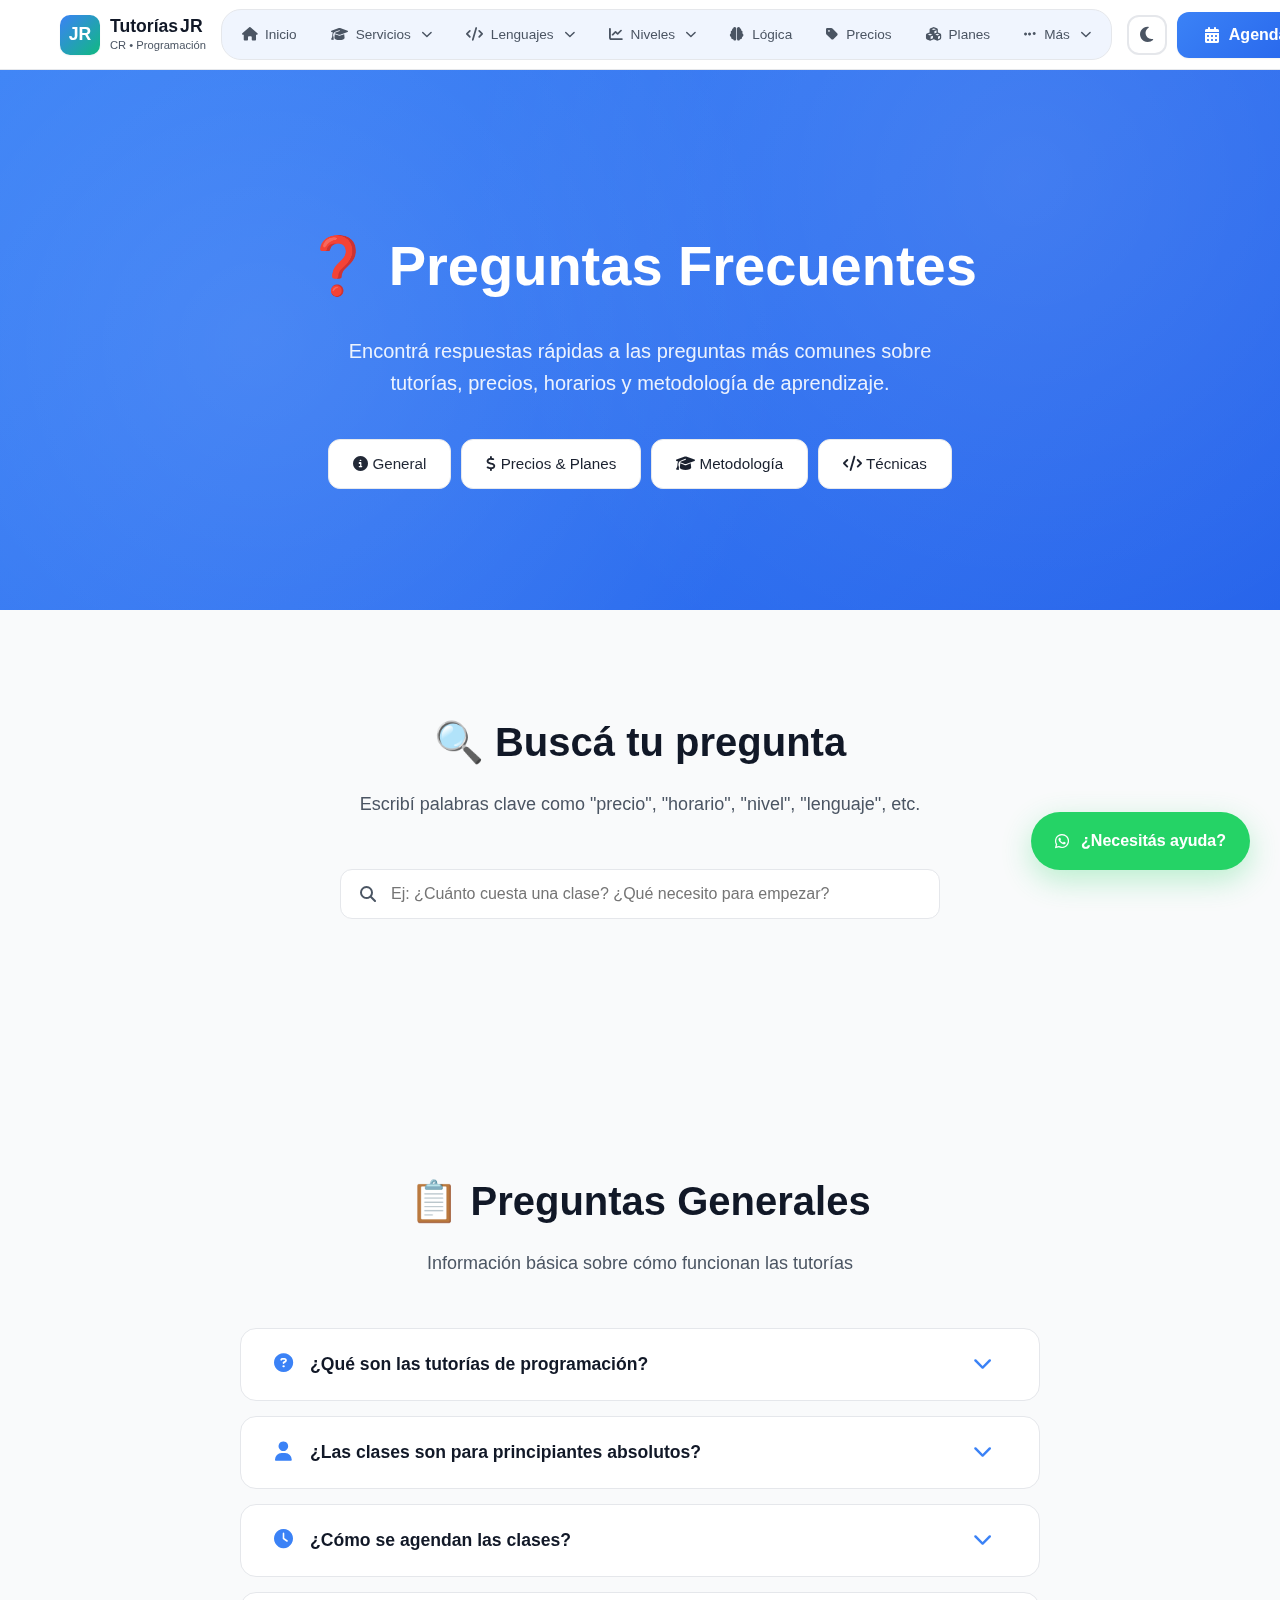
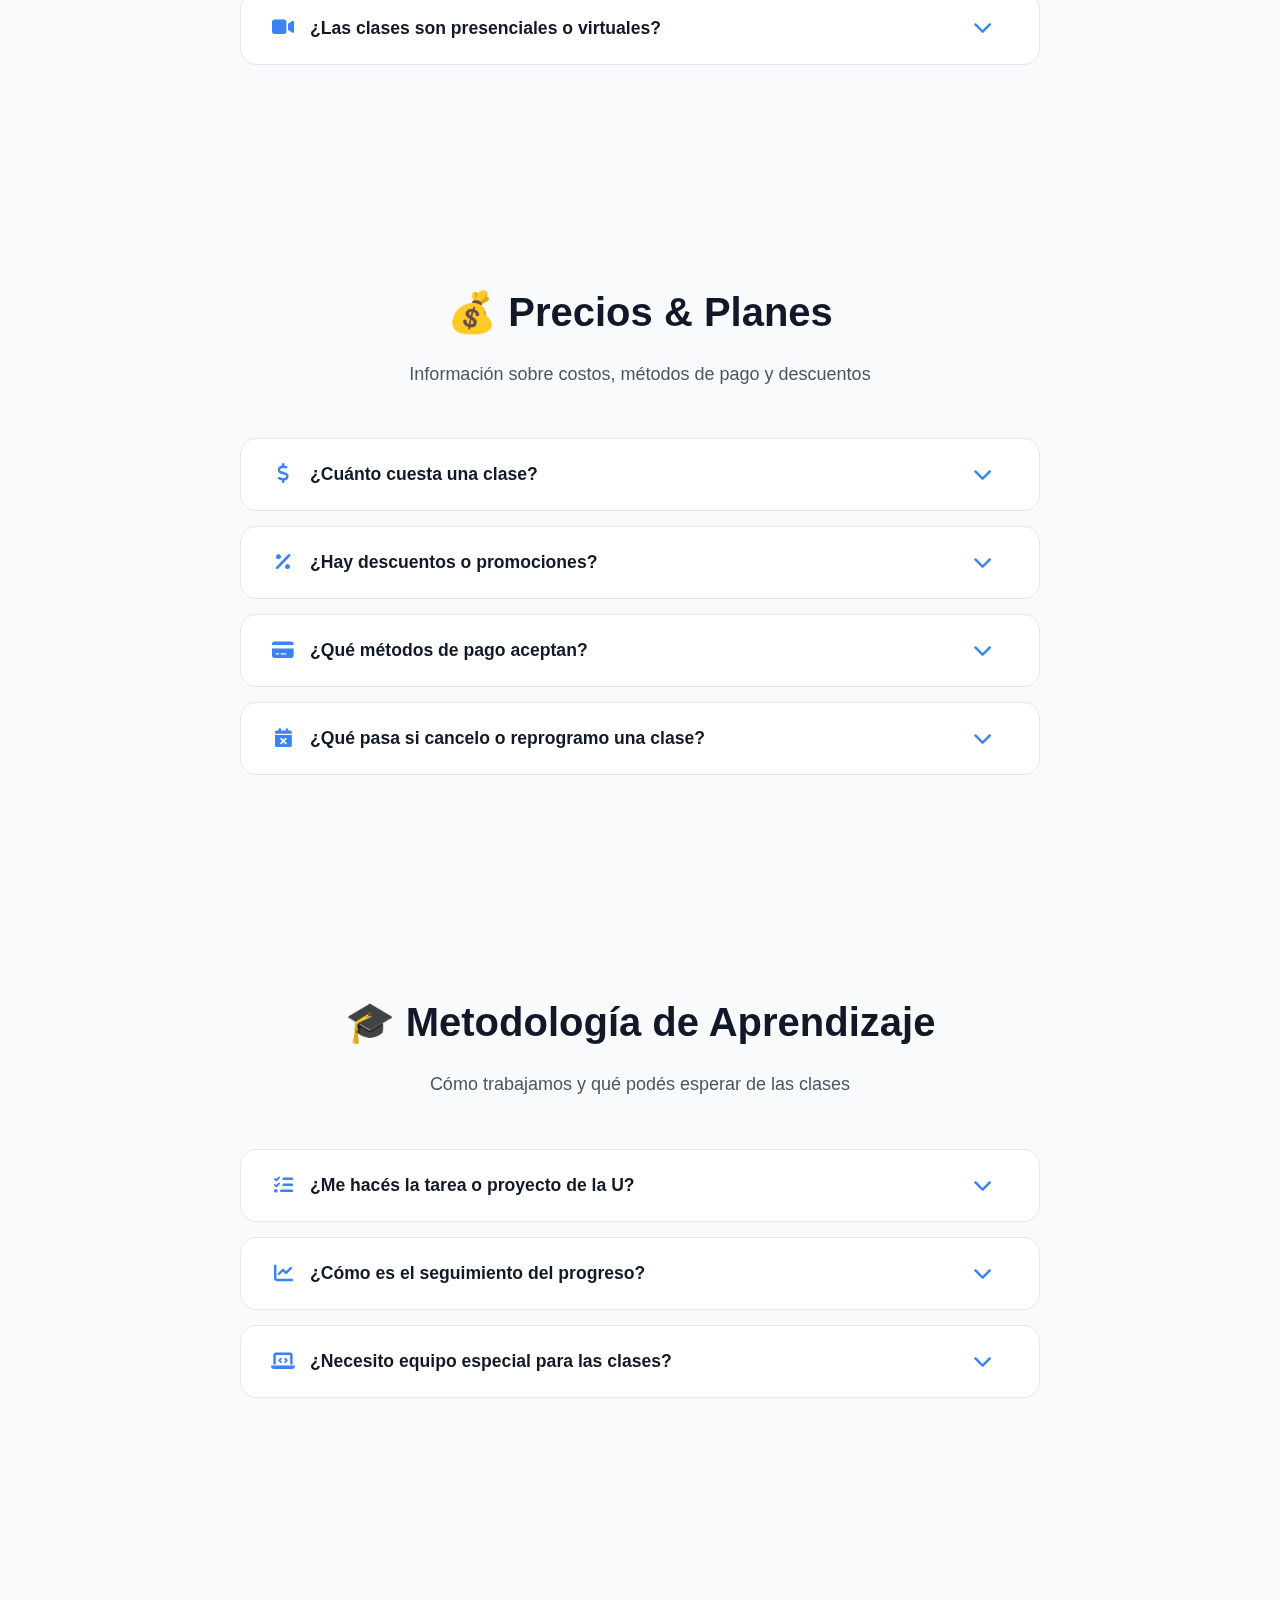
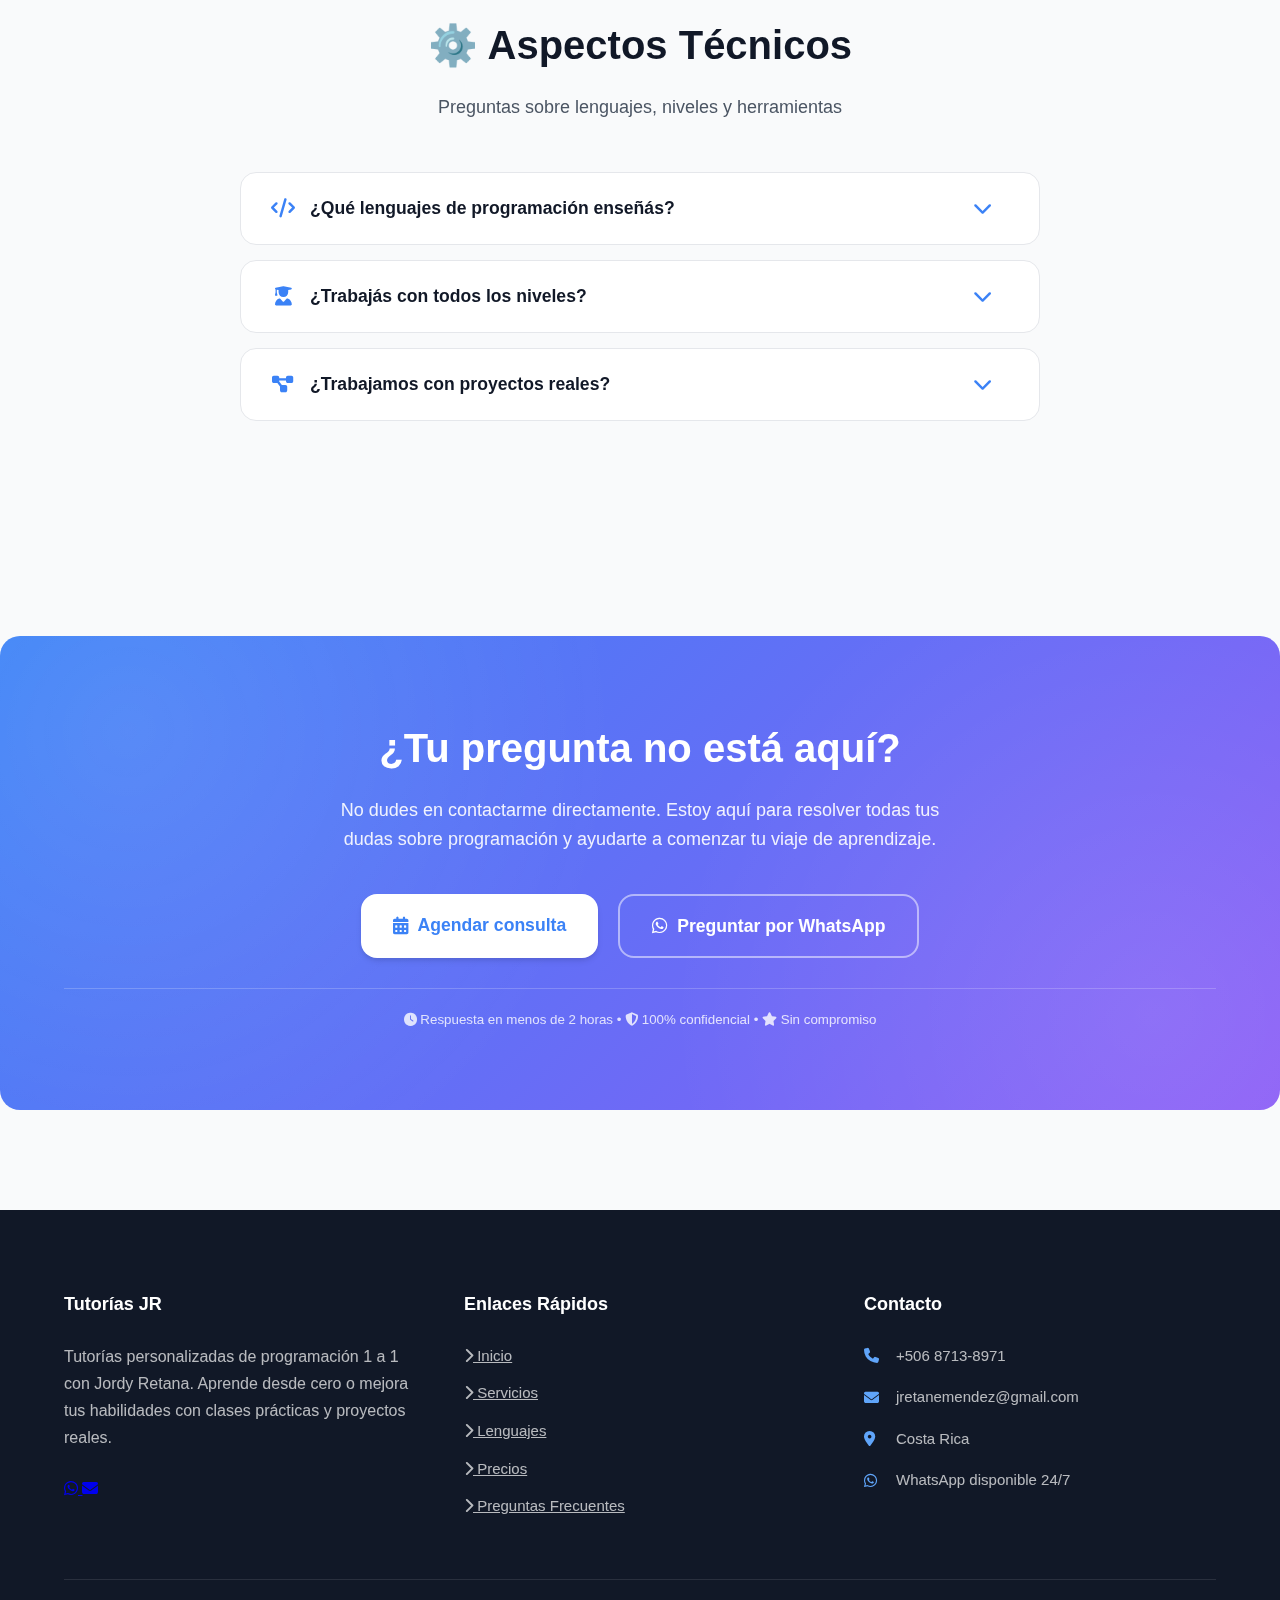
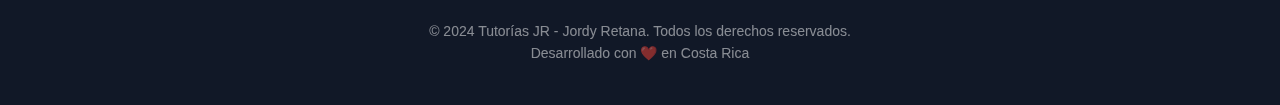
<file: faq.html>
<!DOCTYPE html>
<html lang="es" data-mode="light">
<head>
    <meta charset="UTF-8">
    <meta name="viewport" content="width=device-width, initial-scale=1.0">
    <title>Preguntas Frecuentes - Tutorías JR</title>
    <meta name="description" content="Preguntas frecuentes sobre tutorías de programación. Encuentra respuestas sobre precios, niveles, lenguajes y más.">
    
    <link rel="apple-touch-icon" sizes="180x180" href="assets/img/favicon/apple-touch-icon.png">
    <link rel="icon" type="image/png" sizes="32x32" href="assets/img/favicon/favicon-32x32.png">
    <link rel="icon" type="image/png" sizes="16x16" href="assets/img/favicon/favicon-16x16.png">
    
    <link rel="stylesheet" href="https://cdnjs.cloudflare.com/ajax/libs/font-awesome/6.4.0/css/all.min.css">
    
    <link rel="stylesheet" href="assets/css/styles.css">
    
    <style>
        .page-hero {
            min-height: 60vh;
            display: flex;
            align-items: center;
            padding: 120px 0 60px;
            background: linear-gradient(135deg, var(--primary) 0%, var(--primary-dark) 100%);
            color: white;
            text-align: center;
            position: relative;
            overflow: hidden;
        }
        
        .page-hero::before {
            content: '';
            position: absolute;
            top: 0;
            left: 0;
            right: 0;
            bottom: 0;
            background: 
                radial-gradient(circle at 20% 50%, rgba(255, 255, 255, 0.1) 0%, transparent 50%),
                radial-gradient(circle at 80% 20%, rgba(255, 255, 255, 0.1) 0%, transparent 50%);
        }
        
        .page-hero h1 {
            font-size: clamp(2.5rem, 5vw, 3.5rem);
            margin-bottom: 1.5rem;
            color: white;
            position: relative;
            z-index: 2;
        }
        
        .page-hero .lead {
            font-size: 1.25rem;
            max-width: 600px;
            margin: 0 auto;
            color: rgba(255, 255, 255, 0.9);
            position: relative;
            z-index: 2;
        }
        
        .faq-container {
            max-width: 800px;
            margin: 0 auto;
        }
        
        .faq-categories {
            display: flex;
            justify-content: center;
            gap: 10px;
            margin: 40px 0 30px;
            flex-wrap: wrap;
        }
        
        .faq-category {
            padding: 12px 24px;
            background: var(--card-bg);
            color: var(--text-primary);
            text-decoration: none;
            border-radius: var(--radius);
            border: 1px solid var(--border-color);
            transition: var(--transition);
            font-weight: 500;
            font-size: 0.95rem;
        }
        
        .faq-category:hover {
            background: var(--primary);
            color: white;
            border-color: var(--primary);
            transform: translateY(-2px);
        }
        
        .faq-item {
            background: var(--card-bg);
            border-radius: var(--radius-lg);
            border: 1px solid var(--border-color);
            margin-bottom: 15px;
            overflow: hidden;
            transition: var(--transition);
        }
        
        .faq-item:hover {
            border-color: var(--primary);
            box-shadow: var(--shadow-sm);
        }
        
        .faq-question {
            padding: 25px 30px;
            display: flex;
            align-items: center;
            justify-content: space-between;
            cursor: pointer;
            background: transparent;
            border: none;
            width: 100%;
            text-align: left;
            color: var(--text-primary);
            font-size: 1.1rem;
            font-weight: 600;
        }
        
        .faq-question:hover {
            background: var(--gray-50);
        }
        
        [data-mode="dark"] .faq-question:hover {
            background: var(--gray-800);
        }
        
        .faq-question i {
            color: var(--primary);
            margin-right: 15px;
            font-size: 1.2rem;
            width: 24px;
            text-align: center;
        }
        
        .faq-question span {
            flex: 1;
        }
        
        .faq-toggle {
            color: var(--text-secondary);
            font-size: 1rem;
            transition: transform 0.3s ease;
        }
        
        .faq-item.active .faq-toggle {
            transform: rotate(180deg);
            color: var(--primary);
        }
        
        .faq-answer {
            max-height: 0;
            overflow: hidden;
            padding: 0 30px;
            transition: all 0.3s ease;
            color: var(--text-secondary);
            line-height: 1.6;
        }
        
        .faq-item.active .faq-answer {
            max-height: 500px;
            padding: 0 30px 25px 30px;
        }
        
        .faq-answer p {
            margin-bottom: 15px;
        }
        
        .faq-answer p:last-child {
            margin-bottom: 0;
        }
        
        .section {
            padding: 100px 0;
        }
        
        .section:nth-child(even) {
            background: var(--gray-50);
        }
        
        .section-header {
            text-align: center;
            max-width: 800px;
            margin: 0 auto 50px;
        }
        
        .section-header h2 {
            font-size: 2.5rem;
            margin-bottom: 1rem;
            color: var(--text-primary);
        }
        
        .section-subtitle {
            font-size: 1.125rem;
            color: var(--text-secondary);
        }
        
        .search-box {
            position: relative;
            max-width: 600px;
            margin: 0 auto 50px;
        }
        
        .search-box input {
            width: 100%;
            padding: 15px 20px 15px 50px;
            border: 1px solid var(--border-color);
            border-radius: var(--radius);
            background: var(--card-bg);
            color: var(--text-primary);
            font-size: 1rem;
            transition: var(--transition);
        }
        
        .search-box input:focus {
            outline: none;
            border-color: var(--primary);
            box-shadow: 0 0 0 3px rgba(59, 130, 246, 0.1);
        }
        
        .search-box i {
            position: absolute;
            left: 20px;
            top: 50%;
            transform: translateY(-50%);
            color: var(--text-secondary);
        }
        
        .faq-highlight {
            background: linear-gradient(135deg, var(--primary), var(--accent));
            padding: 80px 0;
            margin: 100px 0;
            border-radius: var(--radius-xl);
            position: relative;
            overflow: hidden;
        }
        
        .faq-highlight::before {
            content: '';
            position: absolute;
            top: 0;
            left: 0;
            width: 100%;
            height: 100%;
            background: 
                radial-gradient(circle at 10% 20%, rgba(255, 255, 255, 0.1) 0%, transparent 40%),
                radial-gradient(circle at 90% 80%, rgba(255, 255, 255, 0.1) 0%, transparent 40%);
        }
        
        .highlight-content {
            position: relative;
            z-index: 2;
            text-align: center;
            color: white;
        }
        
        .highlight-content h2 {
            color: white;
            font-size: 2.5rem;
            margin-bottom: 1rem;
        }
        
        .highlight-content p {
            color: rgba(255, 255, 255, 0.9);
            max-width: 600px;
            margin: 0 auto 30px;
            font-size: 1.125rem;
            line-height: 1.6;
        }
        
        @media (max-width: 768px) {
            .page-hero {
                padding: 100px 0 40px;
            }
            
            .section {
                padding: 60px 0;
            }
            
            .faq-question {
                padding: 20px;
                font-size: 1rem;
            }
            
            .faq-answer {
                padding: 0 20px;
            }
            
            .faq-item.active .faq-answer {
                padding: 0 20px 20px 20px;
            }
            
            .faq-categories {
                flex-direction: column;
                align-items: center;
            }
            
            .faq-category {
                width: 100%;
                max-width: 300px;
                text-align: center;
            }
        }
    </style>
</head>
<body data-page="faq">
    <div data-include="partials/header.html"></div>
    
    <section class="page-hero" id="faq">
        <div class="container">
            <h1>❓ Preguntas Frecuentes</h1>
            <p class="lead">
                Encontrá respuestas rápidas a las preguntas más comunes sobre tutorías, 
                precios, horarios y metodología de aprendizaje.
            </p>
            
            <div class="faq-categories">
                <a href="#general" class="faq-category">
                    <i class="fas fa-info-circle"></i> General
                </a>
                <a href="#precios" class="faq-category">
                    <i class="fas fa-dollar-sign"></i> Precios & Planes
                </a>
                <a href="#metodologia" class="faq-category">
                    <i class="fas fa-graduation-cap"></i> Metodología
                </a>
                <a href="#tecnicas" class="faq-category">
                    <i class="fas fa-code"></i> Técnicas
                </a>
            </div>
        </div>
    </section>
    
    <section class="section" style="background: var(--gray-50);">
        <div class="container">
            <div class="section-header">
                <h2>🔍 Buscá tu pregunta</h2>
                <p class="section-subtitle">
                    Escribí palabras clave como "precio", "horario", "nivel", "lenguaje", etc.
                </p>
            </div>
            
            <div class="search-box">
                <i class="fas fa-search"></i>
                <input type="text" id="faqSearch" placeholder="Ej: ¿Cuánto cuesta una clase? ¿Qué necesito para empezar?">
            </div>
        </div>
    </section>
    
    <section class="section" id="general">
        <div class="container">
            <div class="section-header">
                <h2>📋 Preguntas Generales</h2>
                <p class="section-subtitle">
                    Información básica sobre cómo funcionan las tutorías
                </p>
            </div>
            
            <div class="faq-container">
                <div class="faq-item">
                    <button class="faq-question">
                        <i class="fas fa-question-circle"></i>
                        <span>¿Qué son las tutorías de programación?</span>
                        <i class="fas fa-chevron-down faq-toggle"></i>
                    </button>
                    <div class="faq-answer">
                        <p>Son sesiones personalizadas 1 a 1 donde te enseño programación desde cero o ayudo a mejorar tus habilidades existentes. Cada clase se adapta a tu nivel, ritmo y objetivos específicos.</p>
                        <p>Trabajamos con ejercicios prácticos, proyectos reales y resolución de problemas. No es una clase tradicional, sino un acompañamiento personalizado.</p>
                    </div>
                </div>
                
                <div class="faq-item">
                    <button class="faq-question">
                        <i class="fas fa-user"></i>
                        <span>¿Las clases son para principiantes absolutos?</span>
                        <i class="fas fa-chevron-down faq-toggle"></i>
                    </button>
                    <div class="faq-answer">
                        <p><strong>¡Sí, completamente!</strong> Muchos de mis estudiantes comienzan desde cero sin ningún conocimiento previo de programación.</p>
                        <p>Empezamos con los conceptos más básicos: lógica de programación, pensamiento computacional y fundamentos del lenguaje que elijas. Te guío paso a paso con ejercicios simples que van aumentando en complejidad.</p>
                    </div>
                </div>
                
                <div class="faq-item">
                    <button class="faq-question">
                        <i class="fas fa-clock"></i>
                        <span>¿Cómo se agendan las clases?</span>
                        <i class="fas fa-chevron-down faq-toggle"></i>
                    </button>
                    <div class="faq-answer">
                        <p>Es muy sencillo:</p>
                        <ol>
                            <li><strong>Contacto inicial:</strong> Me escribís por WhatsApp o agendás una sesión de diagnóstico gratuita.</li>
                            <li><strong>Sesión de diagnóstico:</strong> 30 minutos gratis para conocerte, evaluar tu nivel y definir objetivos.</li>
                            <li><strong>Plan personalizado:</strong> Creo una ruta de aprendizaje específica para vos.</li>
                            <li><strong>Horarios flexibles:</strong> Coordinamos días y horarios que te funcionen (mañana, tarde, noche, fines de semana).</li>
                        </ol>
                    </div>
                </div>
                
                <div class="faq-item">
                    <button class="faq-question">
                        <i class="fas fa-video"></i>
                        <span>¿Las clases son presenciales o virtuales?</span>
                        <i class="fas fa-chevron-down faq-toggle"></i>
                    </button>
                    <div class="faq-answer">
                        <p><strong>Principalmente virtuales</strong> a través de videollamada (Zoom, Google Meet, etc.) con pantalla compartida. Esto me permite:</p>
                        <ul>
                            <li>Mostrarte código en tiempo real</li>
                            <li>Ver tu pantalla mientras programás</li>
                            <li>Compartir archivos y recursos instantáneamente</li>
                            <li>Trabajar desde cualquier lugar de Costa Rica</li>
                        </ul>
                        <p>También hay opción <strong>presencial</strong> en el área metropolitana (consultar disponibilidad).</p>
                    </div>
                </div>
            </div>
        </div>
    </section>
    
    <section class="section" id="precios" style="background: var(--gray-50);">
        <div class="container">
            <div class="section-header">
                <h2>💰 Precios & Planes</h2>
                <p class="section-subtitle">
                    Información sobre costos, métodos de pago y descuentos
                </p>
            </div>
            
            <div class="faq-container">
                <div class="faq-item">
                    <button class="faq-question">
                        <i class="fas fa-dollar-sign"></i>
                        <span>¿Cuánto cuesta una clase?</span>
                        <i class="fas fa-chevron-down faq-toggle"></i>
                    </button>
                    <div class="faq-answer">
                        <p>Los precios varían según:</p>
                        <ul>
                            <li><strong>Duración de la clase:</strong> 1 hora, 1.5 horas o 2 horas</li>
                            <li><strong>Frecuencia:</strong> Clases sueltas o paquetes</li>
                            <li><strong>Plan:</strong> Básico, Intermedio o Premium</li>
                        </ul>
                        <p>💡 <strong>Primera sesión de diagnóstico es 100% gratuita</strong> (30 minutos) sin compromiso.</p>
                        <p>Para precios específicos, visitá la página de <a href="precios.html" style="color: var(--primary);">Precios</a> o contactame directamente.</p>
                    </div>
                </div>
                
                <div class="faq-item">
                    <button class="faq-question">
                        <i class="fas fa-percentage"></i>
                        <span>¿Hay descuentos o promociones?</span>
                        <i class="fas fa-chevron-down faq-toggle"></i>
                    </button>
                    <div class="faq-answer">
                        <p><strong>¡Sí! Varias opciones:</strong></p>
                        <ul>
                            <li><strong>Paquetes de horas:</strong> Comprar 5, 10 o 20 horas con descuento (hasta 15% off)</li>
                            <li><strong>Grupos pequeños:</strong> 2-4 personas (10-15% off por persona)</li>
                            <li><strong>Estudiantes universitarios:</strong> Descuento especial con carnet</li>
                            <li><strong>Pago adelantado:</strong> Descuento por pago mensual</li>
                        </ul>
                        <p>También hay <strong>planes especiales</strong> para proyectos largos o preparación de exámenes.</p>
                    </div>
                </div>
                
                <div class="faq-item">
                    <button class="faq-question">
                        <i class="fas fa-credit-card"></i>
                        <span>¿Qué métodos de pago aceptan?</span>
                        <i class="fas fa-chevron-down faq-toggle"></i>
                    </button>
                    <div class="faq-answer">
                        <p>Acepto varios métodos para tu comodidad:</p>
                        <ul>
                            <li><strong>Transferencia bancaria:</strong> BAC, BCR, BN</li>
                            <li><strong>SINPE Móvil:</strong> Rápido y seguro</li>
                            <li><strong>PayPal:</strong> Para pagos internacionales</li>
                            <li><strong>Efectivo:</strong> En clases presenciales</li>
                        </ul>
                        <p>💡 <strong>Factura electrónica disponible</strong> para personas físicas y jurídicas.</p>
                    </div>
                </div>
                
                <div class="faq-item">
                    <button class="faq-question">
                        <i class="fas fa-calendar-times"></i>
                        <span>¿Qué pasa si cancelo o reprogramo una clase?</span>
                        <i class="fas fa-chevron-down faq-toggle"></i>
                    </button>
                    <div class="faq-answer">
                        <p>Entiendo que pueden surgir imprevistos. Mi política es flexible:</p>
                        <ul>
                            <li><strong>Cancelación con 24+ horas:</strong> 100% reembolsable o reprogramable</li>
                            <li><strong>Cancelación con 12-24 horas:</strong> 50% reembolsable o reprogramable</li>
                            <li><strong>Cancelación con menos de 12 horas:</strong> Se cobra el 50% de la clase</li>
                            <li><strong>Emergencias:</strong> Casos especiales se evalúan individualmente</li>
                        </ul>
                        <p>Lo importante es <strong>avisar con la mayor anticipación posible</strong> para poder reprogramar.</p>
                    </div>
                </div>
            </div>
        </div>
    </section>
    
    <section class="section" id="metodologia">
        <div class="container">
            <div class="section-header">
                <h2>🎓 Metodología de Aprendizaje</h2>
                <p class="section-subtitle">
                    Cómo trabajamos y qué podés esperar de las clases
                </p>
            </div>
            
            <div class="faq-container">
                <div class="faq-item">
                    <button class="faq-question">
                        <i class="fas fa-tasks"></i>
                        <span>¿Me hacés la tarea o proyecto de la U?</span>
                        <i class="fas fa-chevron-down faq-toggle"></i>
                    </button>
                    <div class="faq-answer">
                        <p><strong>No hago tareas por vos, pero te enseño a resolverlas.</strong> Mi enfoque es pedagógico:</p>
                        <ul>
                            <li><strong>Te explico los conceptos</strong> que necesitás entender</li>
                            <li><strong>Te guío paso a paso</strong> en la resolución</li>
                            <li><strong>Reviso tu código</strong> y te doy feedback</li>
                            <li><strong>Te enseño a debuggear</strong> y encontrar errores</li>
                        </ul>
                        <p>El objetivo es que <strong>aprendás a pensar como programador</strong> y puedas resolver problemas similares en el futuro.</p>
                    </div>
                </div>
                
                <div class="faq-item">
                    <button class="faq-question">
                        <i class="fas fa-chart-line"></i>
                        <span>¿Cómo es el seguimiento del progreso?</span>
                        <i class="fas fa-chevron-down faq-toggle"></i>
                    </button>
                    <div class="faq-answer">
                        <p>Tengo un sistema estructurado de seguimiento:</p>
                        <ol>
                            <li><strong>Evaluación inicial:</strong> Diagnosticamos tu nivel exacto</li>
                            <li><strong>Objetivos SMART:</strong> Definimos metas específicas y medibles</li>
                            <li><strong>Checkpoints semanales:</strong> Revisamos lo aprendido</li>
                            <li><strong>Proyectos incrementales:</strong> Aplicás conocimientos en proyectos reales</li>
                            <li><strong>Feedback continuo:</strong> Correcciones y sugerencias en cada clase</li>
                            <li><strong>Ajustes del plan:</strong> Modificamos la ruta según tu progreso</li>
                        </ol>
                    </div>
                </div>
                
                <div class="faq-item">
                    <button class="faq-question">
                        <i class="fas fa-laptop-code"></i>
                        <span>¿Necesito equipo especial para las clases?</span>
                        <i class="fas fa-chevron-down faq-toggle"></i>
                    </button>
                    <div class="faq-answer">
                        <p><strong>No, con equipamiento básico es suficiente:</strong></p>
                        <ul>
                            <li><strong>Computadora:</strong> Windows, Mac o Linux (no importa el sistema)</li>
                            <li><strong>Internet estable:</strong> Para videollamada y compartir pantalla</li>
                            <li><strong>Micrófono y cámara:</strong> Integrados o externos</li>
                            <li><strong>Software gratuito:</strong> Todo el software que usamos es free/open source</li>
                        </ul>
                        <p>Te ayudo a instalar y configurar todo lo necesario en la primera sesión.</p>
                    </div>
                </div>
            </div>
        </div>
    </section>
    
    <section class="section" id="tecnicas" style="background: var(--gray-50);">
        <div class="container">
            <div class="section-header">
                <h2>⚙️ Aspectos Técnicos</h2>
                <p class="section-subtitle">
                    Preguntas sobre lenguajes, niveles y herramientas
                </p>
            </div>
            
            <div class="faq-container">
                <div class="faq-item">
                    <button class="faq-question">
                        <i class="fas fa-code"></i>
                        <span>¿Qué lenguajes de programación enseñás?</span>
                        <i class="fas fa-chevron-down faq-toggle"></i>
                    </button>
                    <div class="faq-answer">
                        <p><strong>Los principales lenguajes del mercado:</strong></p>
                        <div style="display: grid; grid-template-columns: repeat(auto-fit, minmax(200px, 1fr)); gap: 15px; margin: 15px 0;">
                            <div>
                                <strong>Principales:</strong>
                                <ul>
                                    <li>Python</li>
                                    <li>JavaScript</li>
                                    <li>Java</li>
                                    <li>C# .NET</li>
                                </ul>
                            </div>
                            <div>
                                <strong>Web:</strong>
                                <ul>
                                    <li>HTML5/CSS3</li>
                                    <li>React</li>
                                    <li>Node.js</li>
                                    <li>TypeScript</li>
                                </ul>
                            </div>
                            <div>
                                <strong>Otros:</strong>
                                <ul>
                                    <li>SQL (MySQL, PostgreSQL)</li>
                                    <li>PHP & Laravel</li>
                                    <li>C/C++</li>
                                    <li>Kotlin (Android)</li>
                                </ul>
                            </div>
                        </div>
                        <p>💡 <strong>¿No encontrás tu lenguaje?</strong> Contactame, probablemente pueda ayudarte igual.</p>
                    </div>
                </div>
                
                <div class="faq-item">
                    <button class="faq-question">
                        <i class="fas fa-user-graduate"></i>
                        <span>¿Trabajás con todos los niveles?</span>
                        <i class="fas fa-chevron-down faq-toggle"></i>
                    </button>
                    <div class="faq-answer">
                        <p><strong>¡Sí! Desde cero hasta avanzado:</strong></p>
                        <ul>
                            <li><strong>Nivel 1 - Principiante:</strong> Cero experiencia, empezamos desde lógica básica</li>
                            <li><strong>Nivel 2 - Básico:</strong> Conocimientos iniciales, reforzamos fundamentos</li>
                            <li><strong>Nivel 3 - Intermedio:</strong> Puede hacer programas simples, trabajamos en proyectos</li>
                            <li><strong>Nivel 4 - Avanzado:</strong> Experiencia previa, enfoque en especialización y mejores prácticas</li>
                        </ul>
                        <p>En la sesión de diagnóstico determinamos tu nivel exacto y diseñamos el plan adecuado.</p>
                    </div>
                </div>
                
                <div class="faq-item">
                    <button class="faq-question">
                        <i class="fas fa-project-diagram"></i>
                        <span>¿Trabajamos con proyectos reales?</span>
                        <i class="fas fa-chevron-down faq-toggle"></i>
                    </button>
                    <div class="faq-answer">
                        <p><strong>¡Absolutamente! Los proyectos son clave para aprender:</strong></p>
                        <ul>
                            <li><strong>Mini-proyectos:</strong> Desde las primeras semanas para aplicar conceptos</li>
                            <li><strong>Proyectos personales:</strong> Te ayudo con tus ideas personales</li>
                            <li><strong>Trabajos universitarios:</strong> Guía completa para tareas y proyectos de curso</li>
                            <li><strong>Proyectos de grado/tesis:</strong> Soporte desde diseño hasta implementación</li>
                            <li><strong>Portafolio profesional:</strong> Proyectos que podés mostrar a empleadores</li>
                        </ul>
                        <p>Creemos en <strong>"aprender haciendo"</strong> - la teoría se consolida con práctica real.</p>
                    </div>
                </div>
            </div>
        </div>
    </section>
    
    <section class="faq-highlight">
        <div class="container">
            <div class="highlight-content">
                <h2>¿Tu pregunta no está aquí?</h2>
                <p>
                    No dudes en contactarme directamente. Estoy aquí para resolver todas tus dudas 
                    sobre programación y ayudarte a comenzar tu viaje de aprendizaje.
                </p>
                <div style="display: flex; gap: 20px; justify-content: center; flex-wrap: wrap; margin-top: 40px;">
                    <button class="btn btn-light btn-lg" onclick="TutoriasJR.openBookingModal()">
                        <i class="fas fa-calendar-alt"></i> Agendar consulta
                    </button>
                    <a href="https://wa.me/50687138971" class="btn btn-outline-light btn-lg" target="_blank">
                        <i class="fab fa-whatsapp"></i> Preguntar por WhatsApp
                    </a>
                </div>
                
                <div style="margin-top: 30px; padding-top: 20px; border-top: 1px solid rgba(255, 255, 255, 0.2);">
                    <small style="color: rgba(255, 255, 255, 0.8); display: block;">
                        <i class="fas fa-clock"></i> Respuesta en menos de 2 horas • 
                        <i class="fas fa-shield-alt"></i> 100% confidencial • 
                        <i class="fas fa-star"></i> Sin compromiso
                    </small>
                </div>
            </div>
        </div>
    </section>
    
    <div data-include="partials/footer.html"></div>
    
    <button class="back-to-top" id="backToTop">
        <i class="fas fa-chevron-up"></i>
    </button>
    
    <div class="toast-container"></div>
    
    <script src="assets/js/app.js"></script>
    
    <script>
        async function loadIncludes() {
            const includes = document.querySelectorAll('[data-include]');
            
            for (const element of includes) {
                try {
                    const file = element.getAttribute('data-include');
                    const response = await fetch(file);
                    
                    if (!response.ok) throw new Error(`HTTP error! status: ${response.status}`);
                    
                    const html = await response.text();
                    element.innerHTML = html;
                    element.removeAttribute('data-include');
                    
                } catch (error) {
                    console.error(`Error cargando ${element.getAttribute('data-include')}:`, error);
                    element.innerHTML = `
                        <div style="background: #fef2f2; border: 2px dashed #dc2626; padding: 20px; border-radius: 8px; text-align: center;">
                            <i class="fas fa-exclamation-triangle" style="color: #dc2626; font-size: 2rem; margin-bottom: 10px;"></i>
                            <p style="color: #7f1d1d; margin: 0;">
                                Error cargando componente. Por favor recarga la página.
                            </p>
                        </div>
                    `;
                }
            }
            
            setTimeout(() => {
                if (window.TutoriasJR && typeof window.TutoriasJR.init === 'function') {
                    window.TutoriasJR.init();
                    
                    initializeFAQ();
                    
                    document.querySelectorAll('a[href^="#"]').forEach(anchor => {
                        anchor.addEventListener('click', function(e) {
                            e.preventDefault();
                            const targetId = this.getAttribute('href');
                            if (targetId === '#') return;
                            
                            const targetElement = document.querySelector(targetId);
                            if (targetElement) {
                                const navbarHeight = document.querySelector('.navbar')?.offsetHeight || 70;
                                window.scrollTo({
                                    top: targetElement.offsetTop - navbarHeight,
                                    behavior: 'smooth'
                                });
                            }
                        });
                    });
                }
            }, 500);
        }
        
        function initializeFAQ() {
            const faqQuestions = document.querySelectorAll('.faq-question');
            
            faqQuestions.forEach(question => {
                question.addEventListener('click', function() {
                    const faqItem = this.parentElement;
                    const isActive = faqItem.classList.contains('active');
                    
                    document.querySelectorAll('.faq-item').forEach(item => {
                        item.classList.remove('active');
                    });
                    
                    if (!isActive) {
                        faqItem.classList.add('active');
                    }
                });
            });
            
            const searchInput = document.getElementById('faqSearch');
            if (searchInput) {
                searchInput.addEventListener('input', function() {
                    const searchTerm = this.value.toLowerCase().trim();
                    
                    if (searchTerm === '') {
                        document.querySelectorAll('.faq-item').forEach(item => {
                            item.style.display = 'block';
                        });
                        return;
                    }
                    
                    document.querySelectorAll('.faq-item').forEach(item => {
                        const question = item.querySelector('.faq-question span').textContent.toLowerCase();
                        const answer = item.querySelector('.faq-answer').textContent.toLowerCase();
                        
                        if (question.includes(searchTerm) || answer.includes(searchTerm)) {
                            item.style.display = 'block';
                            
                            if (!item.classList.contains('active')) {
                                item.classList.add('active');
                            }
                        } else {
                            item.style.display = 'none';
                        }
                    });
                });
            }
        }
        
        if (document.readyState === 'loading') {
            document.addEventListener('DOMContentLoaded', loadIncludes);
        } else {
            loadIncludes();
        }
    </script>
</body>
</html>
</file>
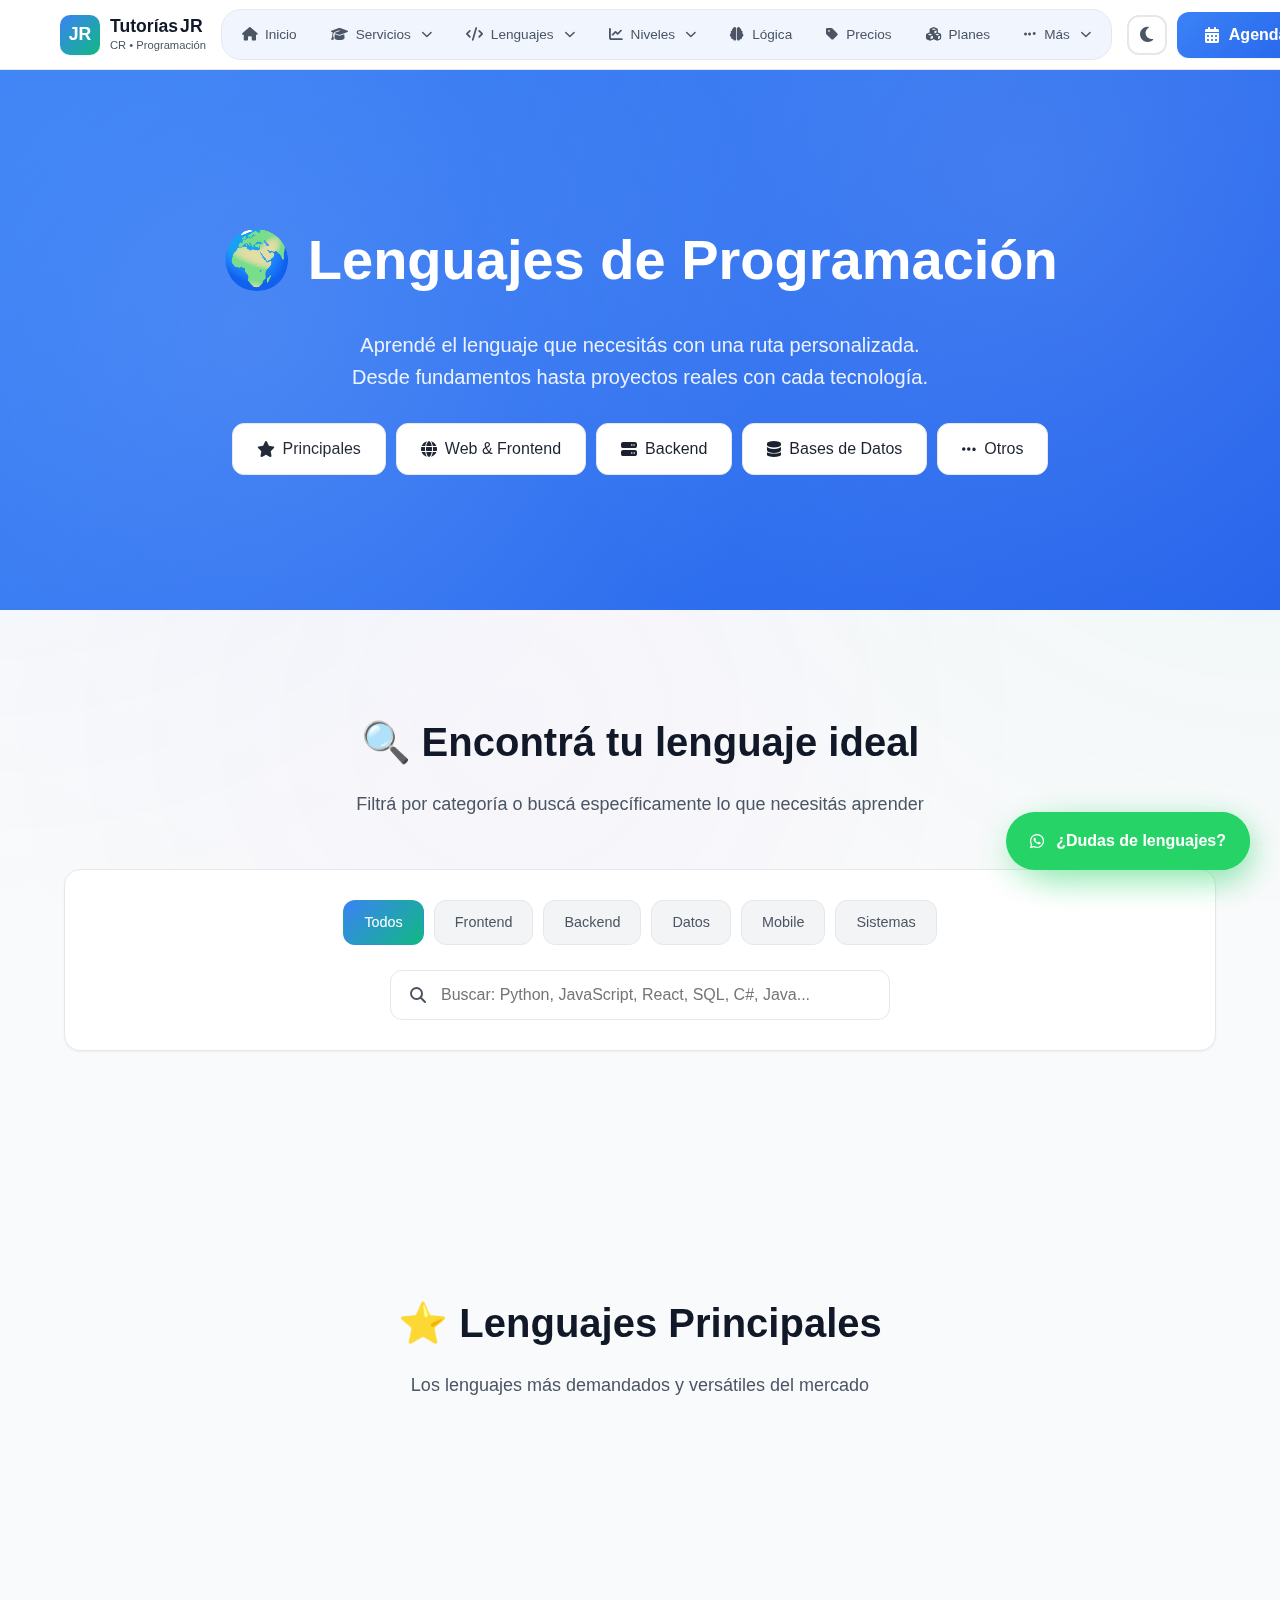
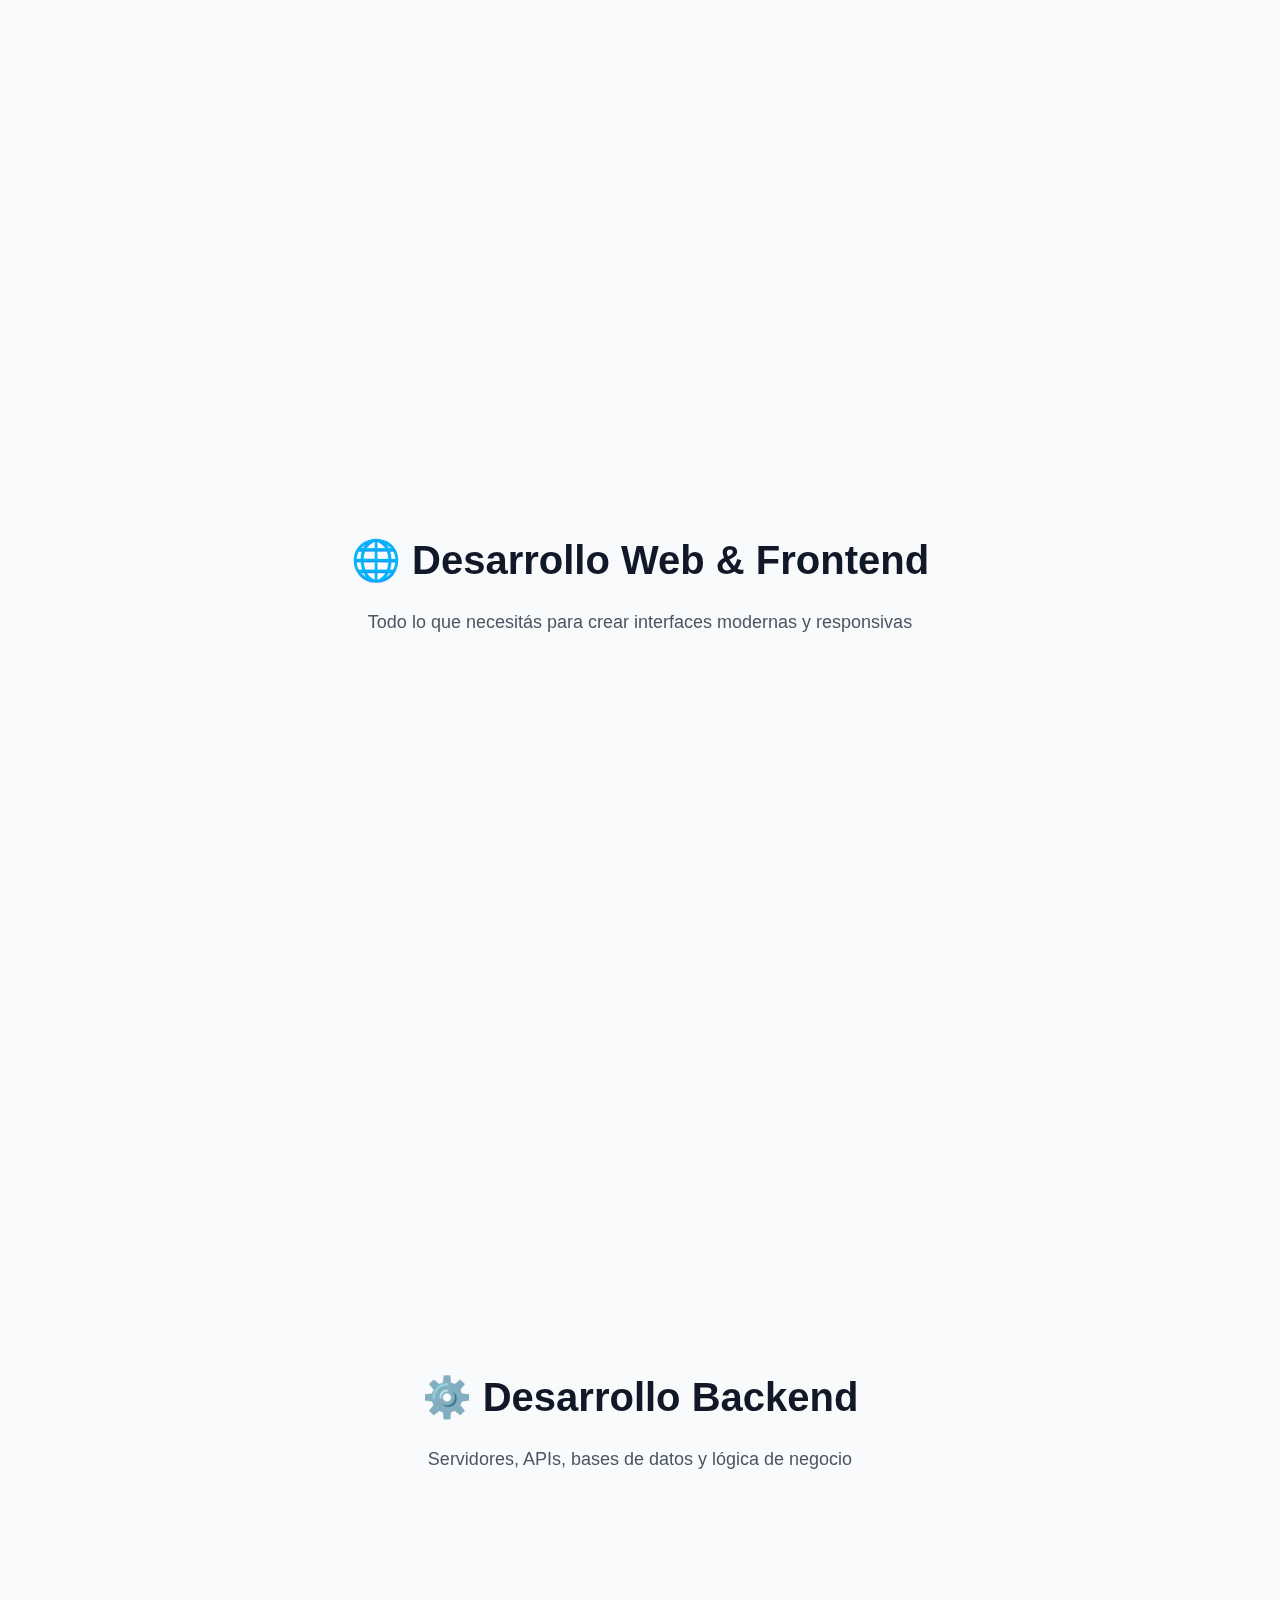
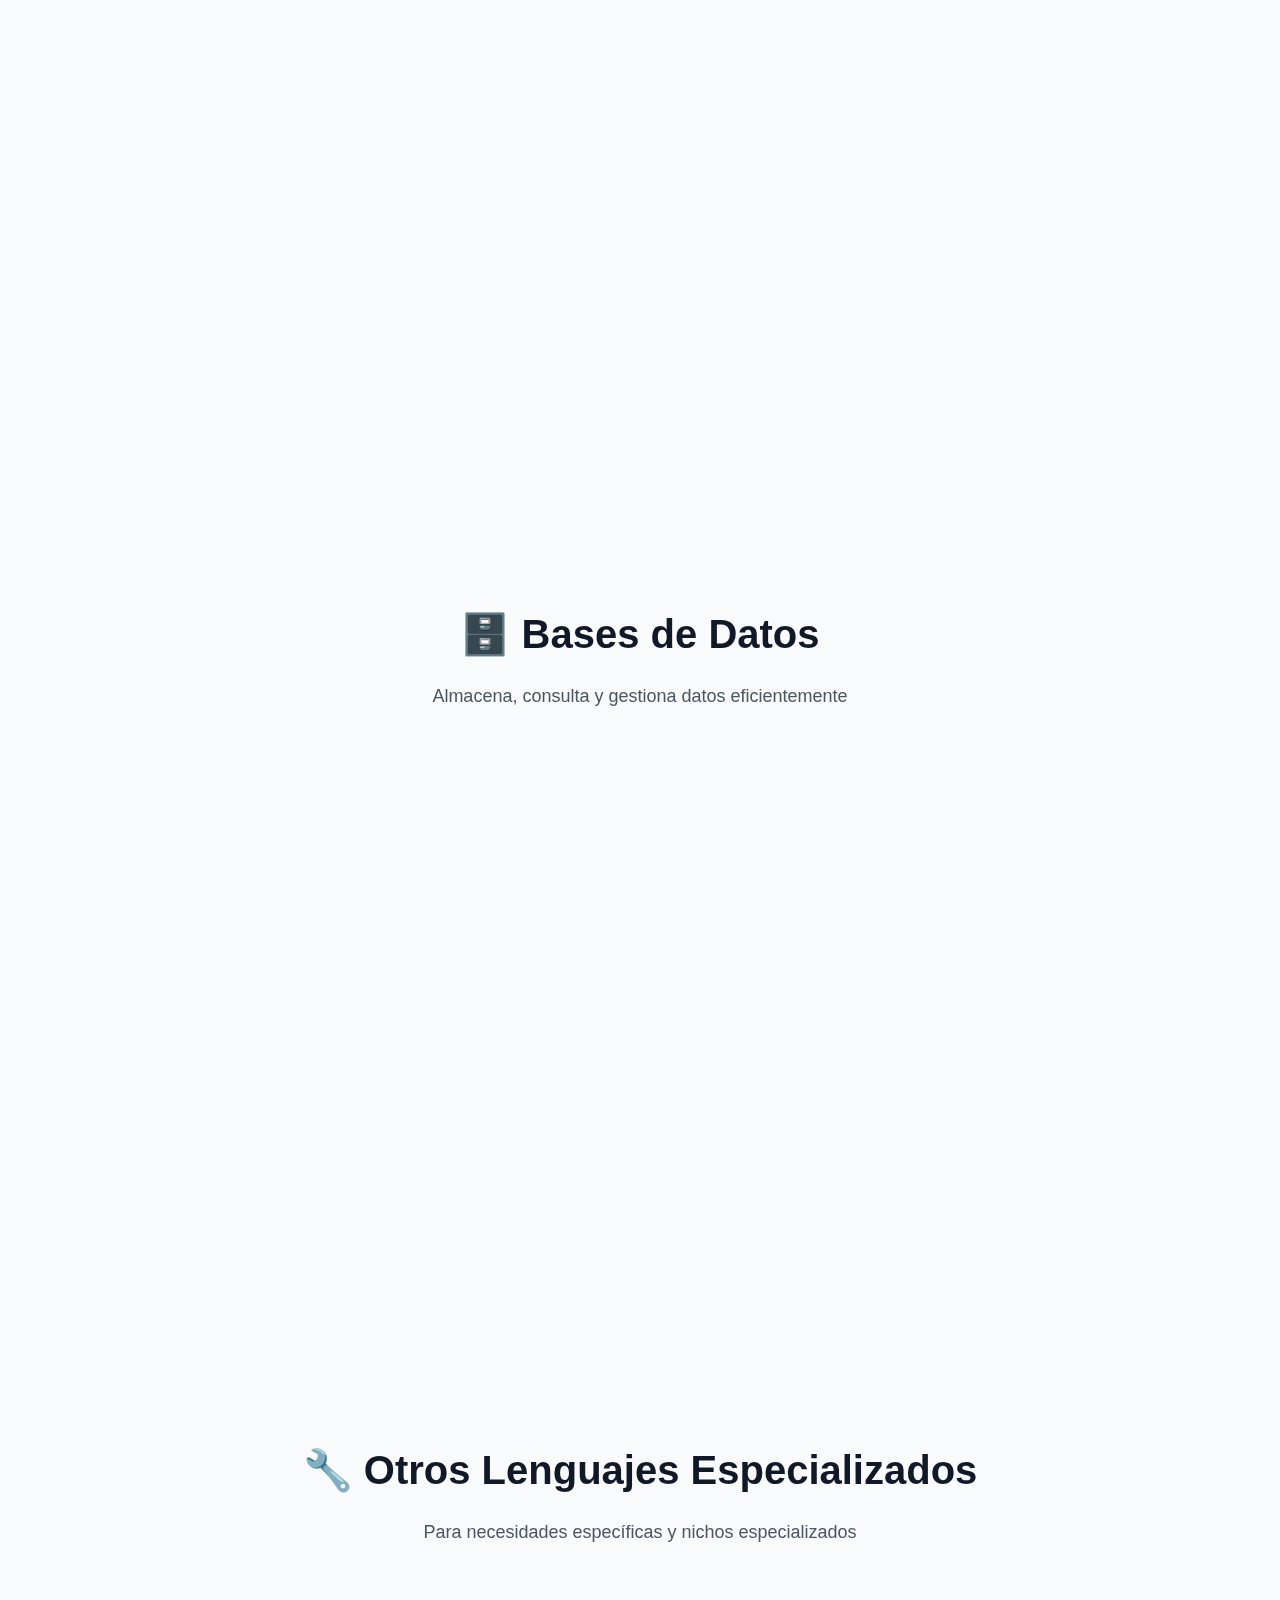
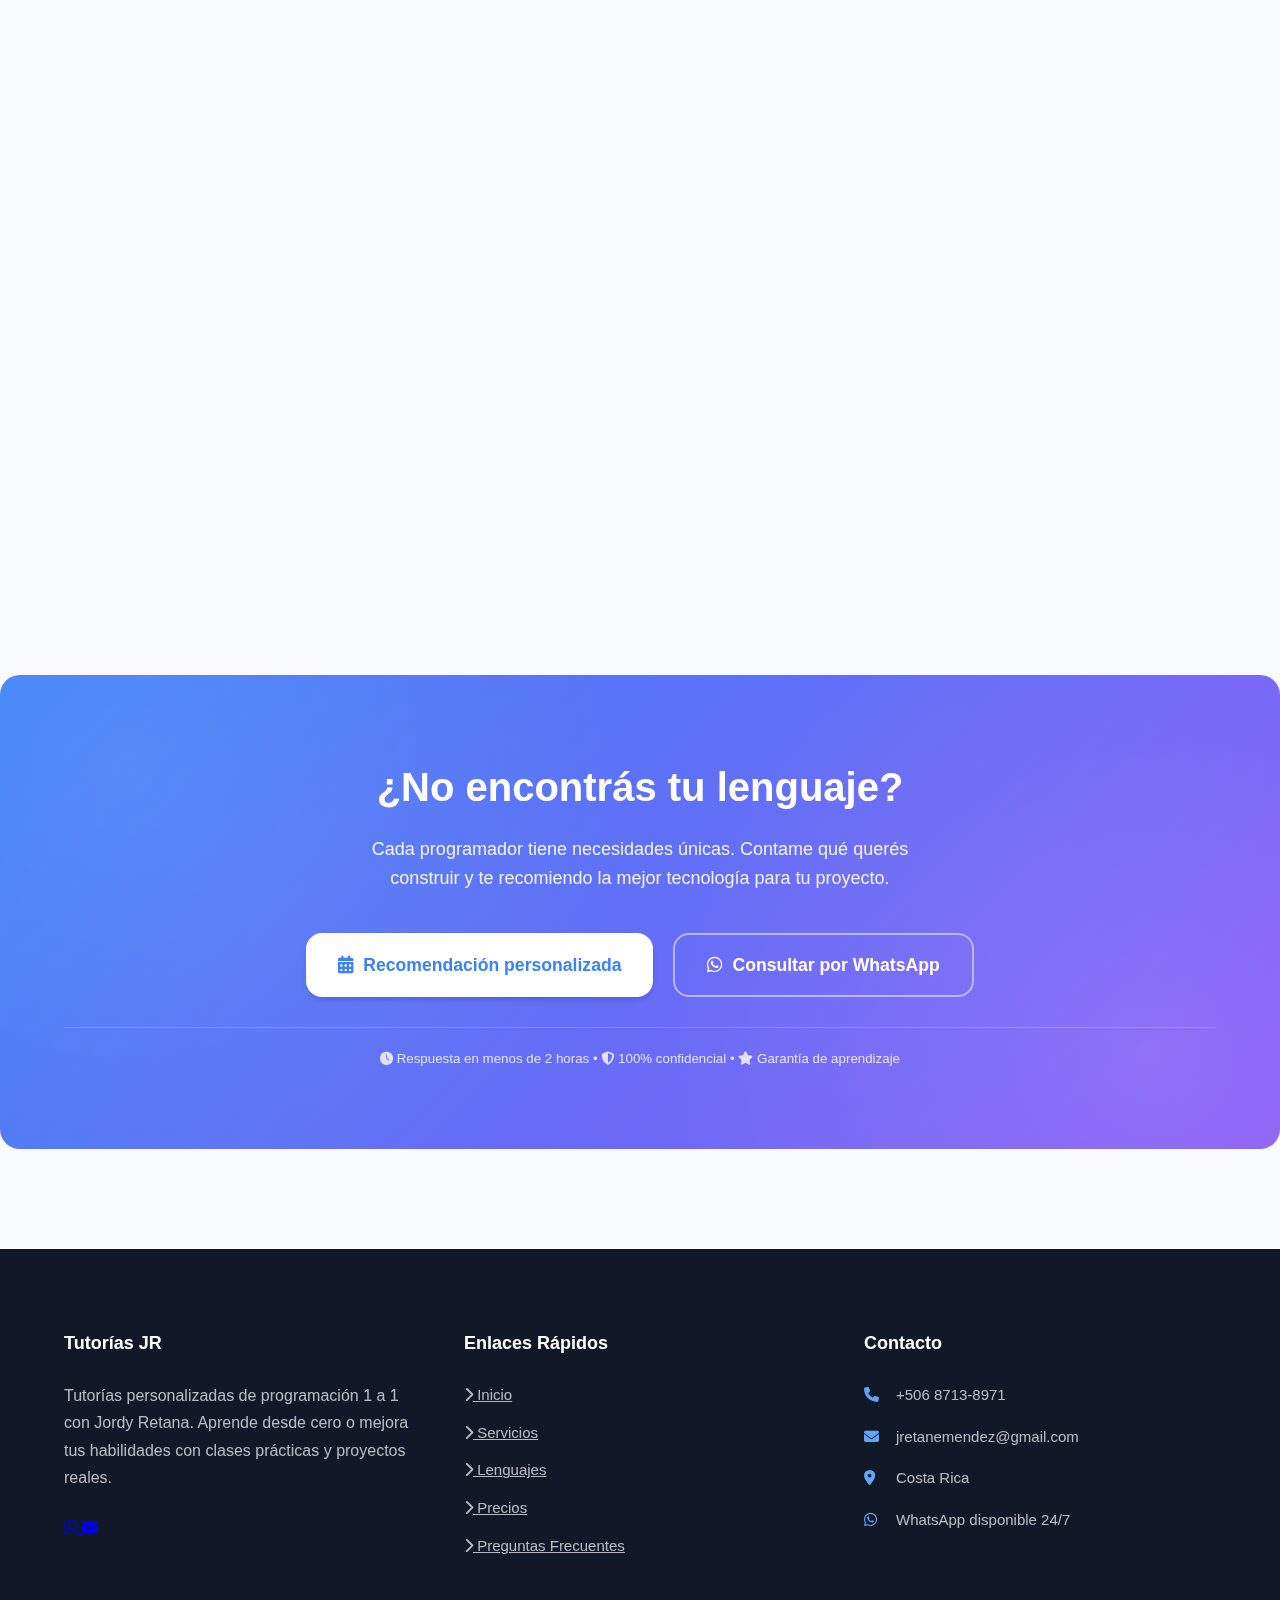
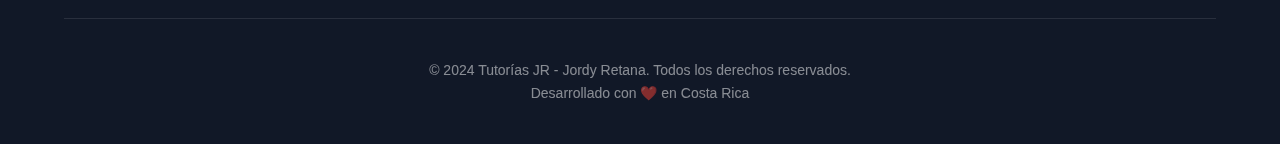
<file: lenguajes.html>
<!DOCTYPE html>
<html lang="es" data-mode="light">
<head>
    <meta charset="UTF-8">
    <meta name="viewport" content="width=device-width, initial-scale=1.0">
    <title>Lenguajes de Programación - Tutorías JR</title>
    <meta name="description" content="Aprende Python, JavaScript, Java, C#, SQL, React, Node.js y más con tutorías personalizadas. Rutas de aprendizaje por lenguaje.">
    
    <!-- Favicon -->
    <link rel="apple-touch-icon" sizes="180x180" href="assets/img/favicon/apple-touch-icon.png">
    <link rel="icon" type="image/png" sizes="32x32" href="assets/img/favicon/favicon-32x32.png">
    <link rel="icon" type="image/png" sizes="16x16" href="assets/img/favicon/favicon-16x16.png">
    
    <!-- Font Awesome -->
    <link rel="stylesheet" href="https://cdnjs.cloudflare.com/ajax/libs/font-awesome/6.4.0/css/all.min.css">
    
    <!-- CSS Principal -->
    <link rel="stylesheet" href="assets/css/styles.css">
    
    <style>
        /* =========================
           ESTILOS ESPECÍFICOS PARA LENGUAJES
        ========================= */
        
        /* Hero específico para página */
        .page-hero {
            min-height: 60vh;
            display: flex;
            align-items: center;
            padding: 120px 0 60px;
            background: linear-gradient(135deg, var(--primary) 0%, var(--primary-dark) 100%);
            color: white;
            text-align: center;
            position: relative;
            overflow: hidden;
        }
        
        .page-hero::before {
            content: '';
            position: absolute;
            top: 0;
            left: 0;
            right: 0;
            bottom: 0;
            background: 
                radial-gradient(circle at 20% 50%, rgba(255, 255, 255, 0.1) 0%, transparent 50%),
                radial-gradient(circle at 80% 20%, rgba(255, 255, 255, 0.1) 0%, transparent 50%);
        }
        
        .page-hero h1 {
            font-size: clamp(2.5rem, 5vw, 3.5rem);
            margin-bottom: 1.5rem;
            color: white;
            position: relative;
            z-index: 2;
        }
        
        .page-hero .lead {
            font-size: 1.25rem;
            max-width: 600px;
            margin: 0 auto;
            color: rgba(255, 255, 255, 0.9);
            position: relative;
            z-index: 2;
        }
        
        /* Filtros y búsqueda */
        .filter-container {
            background: var(--card-bg);
            border-radius: var(--radius-lg);
            padding: 30px;
            margin: 40px 0;
            border: 1px solid var(--border-color);
            box-shadow: var(--shadow-sm);
        }
        
        .filter-tabs {
            display: flex;
            flex-wrap: wrap;
            gap: 10px;
            margin-bottom: 25px;
            justify-content: center;
        }
        
        .filter-tab {
            padding: 10px 20px;
            background: var(--gray-100);
            border: 1px solid var(--border-color);
            border-radius: var(--radius);
            color: var(--text-secondary);
            cursor: pointer;
            transition: var(--transition);
            font-weight: 500;
            font-size: 0.9rem;
        }
        
        .filter-tab:hover {
            background: var(--gray-200);
            color: var(--text-primary);
        }
        
        .filter-tab.active {
            background: linear-gradient(135deg, var(--primary), var(--secondary));
            color: white;
            border-color: transparent;
        }
        
        .search-box {
            position: relative;
            max-width: 500px;
            margin: 0 auto;
        }
        
        .search-box input {
            width: 100%;
            padding: 15px 20px 15px 50px;
            border: 1px solid var(--border-color);
            border-radius: var(--radius);
            background: var(--card-bg);
            color: var(--text-primary);
            font-size: 1rem;
            transition: var(--transition);
        }
        
        .search-box input:focus {
            outline: none;
            border-color: var(--primary);
            box-shadow: 0 0 0 3px rgba(59, 130, 246, 0.1);
        }
        
        .search-box i {
            position: absolute;
            left: 20px;
            top: 50%;
            transform: translateY(-50%);
            color: var(--text-secondary);
        }
        
        /* Grid de lenguajes */
        .languages-grid {
            display: grid;
            grid-template-columns: repeat(auto-fill, minmax(300px, 1fr));
            gap: 30px;
            margin-top: 50px;
        }
        
        .language-card {
            background: var(--card-bg);
            border-radius: var(--radius-lg);
            padding: 35px 30px;
            border: 1px solid var(--border-color);
            transition: var(--transition);
            height: 100%;
            display: flex;
            flex-direction: column;
            position: relative;
            overflow: hidden;
        }
        
        .language-card::before {
            content: '';
            position: absolute;
            top: 0;
            left: 0;
            width: 100%;
            height: 4px;
            background: linear-gradient(to right, var(--primary), var(--secondary));
        }
        
        .language-card:hover {
            transform: translateY(-10px);
            box-shadow: var(--shadow-lg);
            border-color: var(--primary);
        }
        
        .language-icon {
            width: 70px;
            height: 70px;
            background: linear-gradient(135deg, var(--primary), var(--secondary));
            border-radius: var(--radius);
            display: flex;
            align-items: center;
            justify-content: center;
            color: white;
            font-size: 2rem;
            margin-bottom: 24px;
            box-shadow: var(--shadow);
            transition: var(--transition);
        }
        
        .language-card:hover .language-icon {
            transform: scale(1.1) rotate(10deg);
        }
        
        .language-card h3 {
            margin-bottom: 12px;
            font-size: 1.5rem;
            color: var(--text-primary);
        }
        
        .language-card p {
            color: var(--text-secondary);
            margin-bottom: 20px;
            line-height: 1.6;
            flex-grow: 1;
        }
        
        .language-tags {
            display: flex;
            flex-wrap: wrap;
            gap: 8px;
            margin: 15px 0;
        }
        
        .language-tag {
            padding: 5px 12px;
            background: var(--gray-100);
            color: var(--text-secondary);
            border-radius: 20px;
            font-size: 0.8rem;
            font-weight: 500;
        }
        
        /* Secciones por categoría */
        .section {
            padding: 100px 0;
        }
        
        .section:nth-child(even) {
            background: var(--gray-50);
        }
        
        .section-header {
            text-align: center;
            max-width: 800px;
            margin: 0 auto 50px;
        }
        
        .section-header h2 {
            font-size: 2.5rem;
            margin-bottom: 1rem;
            color: var(--text-primary);
        }
        
        .section-subtitle {
            font-size: 1.125rem;
            color: var(--text-secondary);
        }
        
        /* Destacado especial */
        .language-highlight {
            background: linear-gradient(135deg, var(--primary), var(--accent));
            padding: 80px 0;
            margin: 100px 0;
            border-radius: var(--radius-xl);
            position: relative;
            overflow: hidden;
        }
        
        .language-highlight::before {
            content: '';
            position: absolute;
            top: 0;
            left: 0;
            width: 100%;
            height: 100%;
            background: 
                radial-gradient(circle at 10% 20%, rgba(255, 255, 255, 0.1) 0%, transparent 40%),
                radial-gradient(circle at 90% 80%, rgba(255, 255, 255, 0.1) 0%, transparent 40%);
        }
        
        .highlight-content {
            position: relative;
            z-index: 2;
            text-align: center;
            color: white;
        }
        
        .highlight-content h2 {
            color: white;
            font-size: 2.5rem;
            margin-bottom: 1rem;
        }
        
        .highlight-content p {
            color: rgba(255, 255, 255, 0.9);
            max-width: 600px;
            margin: 0 auto 30px;
            font-size: 1.125rem;
            line-height: 1.6;
        }
        
        /* Responsive */
        @media (max-width: 768px) {
            .languages-grid {
                grid-template-columns: 1fr;
            }
            
            .filter-tabs {
                flex-direction: column;
                align-items: center;
            }
            
            .filter-tab {
                width: 100%;
                max-width: 300px;
                text-align: center;
            }
            
            .page-hero {
                padding: 100px 0 40px;
            }
            
            .section {
                padding: 60px 0;
            }
        }
        
        /* Animaciones */
        @keyframes fadeInUp {
            from {
                opacity: 0;
                transform: translateY(30px);
            }
            to {
                opacity: 1;
                transform: translateY(0);
            }
        }
        
        .animate-fade-in {
            animation: fadeInUp 0.6s ease-out forwards;
            opacity: 0;
        }
        
        /* Anclas de navegación */
        .language-nav {
            display: flex;
            justify-content: center;
            gap: 10px;
            margin: 30px 0 50px;
            flex-wrap: wrap;
        }
        
        .language-nav a {
            display: flex;
            align-items: center;
            gap: 8px;
            padding: 12px 24px;
            background: var(--card-bg);
            color: var(--text-primary);
            text-decoration: none;
            border-radius: var(--radius);
            border: 1px solid var(--border-color);
            transition: var(--transition);
            font-weight: 500;
        }
        
        .language-nav a:hover {
            background: var(--primary);
            color: white;
            border-color: var(--primary);
            transform: translateY(-2px);
        }
        
        /* =========================
           FIXES PARA MODALES EN ESTA PÁGINA
        ========================= */
        
        /* Estilos para modales en esta página */
        .modal {
            background: rgba(0, 0, 0, 0.5) !important;
            backdrop-filter: blur(5px) !important;
            display: none;
            position: fixed;
            top: 0;
            left: 0;
            width: 100%;
            height: 100%;
            z-index: 1000;
            align-items: center;
            justify-content: center;
            padding: 20px;
        }
        
        .modal.active {
            display: flex !important;
        }
        
        .modal-content {
            background: var(--card-bg) !important;
            border: 1px solid var(--border-color) !important;
            color: var(--text-primary) !important;
            max-width: 500px;
            width: 100%;
            max-height: 90vh;
            overflow-y: auto;
            border-radius: var(--radius-lg);
            box-shadow: var(--shadow-xl);
        }
        
        .modal-header {
            border-bottom: 1px solid var(--border-color) !important;
            background: transparent !important;
            padding: 24px;
            display: flex;
            justify-content: space-between;
            align-items: center;
        }
        
        .modal-header h3 {
            color: var(--text-primary) !important;
            margin: 0;
            font-size: 1.5rem;
        }
        
        .modal-body {
            color: var(--text-primary) !important;
            background: transparent !important;
            padding: 24px;
        }
        
        .modal-footer {
            background: var(--gray-50) !important;
            border-top: 1px solid var(--border-color) !important;
            padding: 24px;
        }
        
        [data-mode="dark"] .modal-footer {
            background: var(--gray-800) !important;
        }
        
        /* Formularios en modales */
        .form-group label {
            color: var(--text-primary) !important;
            display: block;
            margin-bottom: 8px;
            font-weight: 500;
        }
        
        .form-group input,
        .form-group select,
        .form-group textarea {
            background: var(--card-bg) !important;
            color: var(--text-primary) !important;
            border: 1px solid var(--border-color) !important;
            width: 100%;
            padding: 12px;
            border-radius: var(--radius);
            font-size: 1rem;
        }
        
        .form-group input:focus,
        .form-group select:focus,
        .form-group textarea:focus {
            border-color: var(--primary) !important;
            box-shadow: 0 0 0 3px rgba(59, 130, 246, 0.1) !important;
            outline: none;
        }
        
        [data-mode="dark"] .form-group input:focus,
        [data-mode="dark"] .form-group select:focus,
        [data-mode="dark"] .form-group textarea:focus {
            box-shadow: 0 0 0 3px rgba(59, 130, 246, 0.2) !important;
        }
        
        /* Botón close del modal */
        .modal-close {
            color: var(--text-secondary) !important;
            background: transparent !important;
            border: none;
            font-size: 1.25rem;
            cursor: pointer;
            padding: 5px;
            border-radius: 50%;
            width: 36px;
            height: 36px;
            display: flex;
            align-items: center;
            justify-content: center;
        }
        
        .modal-close:hover {
            background: var(--gray-100) !important;
            color: var(--text-primary) !important;
        }
        
        [data-mode="dark"] .modal-close:hover {
            background: var(--gray-800) !important;
        }
        
        /* Corrección específica para inputs placeholders */
        .form-group input::placeholder,
        .form-group textarea::placeholder {
            color: var(--gray-500) !important;
        }
        
        [data-mode="dark"] .form-group input::placeholder,
        [data-mode="dark"] .form-group textarea::placeholder {
            color: var(--gray-400) !important;
        }
    </style>
</head>
<body data-page="lenguajes">
    <!-- Header -->
    <div data-include="partials/header.html"></div>
    
    <!-- Hero de Página -->
    <section class="page-hero" id="lenguajes">
        <div class="container">
            <h1>🌍 Lenguajes de Programación</h1>
            <p class="lead">
                Aprendé el lenguaje que necesitás con una ruta personalizada. 
                Desde fundamentos hasta proyectos reales con cada tecnología.
            </p>
            
            <div class="language-nav">
                <a href="#principales">
                    <i class="fas fa-star"></i> Principales
                </a>
                <a href="#web">
                    <i class="fas fa-globe"></i> Web & Frontend
                </a>
                <a href="#backend">
                    <i class="fas fa-server"></i> Backend
                </a>
                <a href="#bases-datos">
                    <i class="fas fa-database"></i> Bases de Datos
                </a>
                <a href="#otros">
                    <i class="fas fa-ellipsis-h"></i> Otros
                </a>
            </div>
        </div>
    </section>
    
    <!-- Filtros y Búsqueda -->
    <section class="section">
        <div class="container">
            <div class="section-header">
                <h2>🔍 Encontrá tu lenguaje ideal</h2>
                <p class="section-subtitle">
                    Filtrá por categoría o buscá específicamente lo que necesitás aprender
                </p>
            </div>
            
            <div class="filter-container">
                <div class="filter-tabs" id="filterTabs">
                    <div class="filter-tab active" data-filter="all">Todos</div>
                    <div class="filter-tab" data-filter="frontend">Frontend</div>
                    <div class="filter-tab" data-filter="backend">Backend</div>
                    <div class="filter-tab" data-filter="data">Datos</div>
                    <div class="filter-tab" data-filter="mobile">Mobile</div>
                    <div class="filter-tab" data-filter="sistemas">Sistemas</div>
                </div>
                
                <div class="search-box">
                    <i class="fas fa-search"></i>
                    <input type="text" id="languageSearch" placeholder="Buscar: Python, JavaScript, React, SQL, C#, Java...">
                </div>
            </div>
        </div>
    </section>
    
    <!-- Lenguajes Principales -->
    <section class="section" id="principales" style="background: var(--gray-50);">
        <div class="container">
            <div class="section-header">
                <h2>⭐ Lenguajes Principales</h2>
                <p class="section-subtitle">
                    Los lenguajes más demandados y versátiles del mercado
                </p>
            </div>
            
            <div class="languages-grid">
                <div class="language-card animate-fade-in" data-category="backend" data-search="python programacion datos backend">
                    <div class="language-icon">
                        <i class="fab fa-python"></i>
                    </div>
                    <h3>Python</h3>
                    <p>Perfecto para principiantes y profesionales. Desde scripts simples hasta IA y ciencia de datos.</p>
                    
                    <div class="language-tags">
                        <span class="language-tag">Backend</span>
                        <span class="language-tag">Datos</span>
                        <span class="language-tag">IA</span>
                        <span class="language-tag">Automation</span>
                    </div>
                    
                    <div style="margin-top: auto; padding-top: 20px;">
                        <button class="btn btn-primary btn-block" onclick="openLanguageModal('python', 'Python')">
                            <i class="fas fa-graduation-cap"></i> Aprender Python
                        </button>
                    </div>
                </div>
                
                <div class="language-card animate-fade-in" data-category="frontend backend" data-search="javascript js web frontend backend node">
                    <div class="language-icon">
                        <i class="fab fa-js"></i>
                    </div>
                    <h3>JavaScript</h3>
                    <p>El lenguaje de la web. Desde interactividad en navegadores hasta servidores con Node.js.</p>
                    
                    <div class="language-tags">
                        <span class="language-tag">Frontend</span>
                        <span class="language-tag">Backend</span>
                        <span class="language-tag">Web</span>
                        <span class="language-tag">React</span>
                    </div>
                    
                    <div style="margin-top: auto; padding-top: 20px;">
                        <button class="btn btn-primary btn-block" onclick="openLanguageModal('javascript', 'JavaScript')">
                            <i class="fas fa-code"></i> Dominar JavaScript
                        </button>
                    </div>
                </div>
                
                <div class="language-card animate-fade-in" data-category="backend" data-search="java programacion backend android">
                    <div class="language-icon">
                        <i class="fab fa-java"></i>
                    </div>
                    <h3>Java</h3>
                    <p>Robusto y escalable. Ideal para aplicaciones empresariales, Android y sistemas grandes.</p>
                    
                    <div class="language-tags">
                        <span class="language-tag">Backend</span>
                        <span class="language-tag">Android</span>
                        <span class="language-tag">Empresarial</span>
                        <span class="language-tag">Spring</span>
                    </div>
                    
                    <div style="margin-top: auto; padding-top: 20px;">
                        <button class="btn btn-primary btn-block" onclick="openLanguageModal('java', 'Java')">
                            <i class="fas fa-coffee"></i> Programar en Java
                        </button>
                    </div>
                </div>
            </div>
        </div>
    </section>
    
    <!-- Web y Frontend -->
    <section class="section" id="web">
        <div class="container">
            <div class="section-header">
                <h2>🌐 Desarrollo Web & Frontend</h2>
                <p class="section-subtitle">
                    Todo lo que necesitás para crear interfaces modernas y responsivas
                </p>
            </div>
            
            <div class="languages-grid">
                <div class="language-card animate-fade-in" data-category="frontend" data-search="html css web frontend responsive">
                    <div class="language-icon">
                        <i class="fab fa-html5"></i>
                    </div>
                    <h3>HTML5 & CSS3</h3>
                    <p>Fundamentos de la web. Estructura semántica y estilos modernos con Flexbox y Grid.</p>
                    
                    <div class="language-tags">
                        <span class="language-tag">Fundamentos</span>
                        <span class="language-tag">Web</span>
                        <span class="language-tag">Responsive</span>
                        <span class="language-tag">UI/UX</span>
                    </div>
                    
                    <div style="margin-top: auto; padding-top: 20px;">
                        <button class="btn btn-primary btn-block" onclick="openLanguageModal('htmlcss', 'HTML & CSS')">
                            <i class="fas fa-paint-brush"></i> Crear webs modernas
                        </button>
                    </div>
                </div>
                
                <div class="language-card animate-fade-in" data-category="frontend" data-search="react frontend components hooks">
                    <div class="language-icon">
                        <i class="fab fa-react"></i>
                    </div>
                    <h3>React</h3>
                    <p>La biblioteca más popular para interfaces de usuario. Componentes reutilizables y estado.</p>
                    
                    <div class="language-tags">
                        <span class="language-tag">Frontend</span>
                        <span class="language-tag">Components</span>
                        <span class="language-tag">Hooks</span>
                        <span class="language-tag">SPA</span>
                    </div>
                    
                    <div style="margin-top: auto; padding-top: 20px;">
                        <button class="btn btn-primary btn-block" onclick="openLanguageModal('react', 'React')">
                            <i class="fas fa-atom"></i> Aprender React
                        </button>
                    </div>
                </div>
                
                <div class="language-card animate-fade-in" data-category="frontend" data-search="typescript ts typing javascript">
                    <div class="language-icon">
                        <i class="fas fa-code"></i>
                    </div>
                    <h3>TypeScript</h3>
                    <p>JavaScript con tipos. Menos errores, mejor autocompletado y proyectos más mantenibles.</p>
                    
                    <div class="language-tags">
                        <span class="language-tag">Tipado</span>
                        <span class="language-tag">JavaScript</span>
                        <span class="language-tag">Profesional</span>
                        <span class="language-tag">Angular</span>
                    </div>
                    
                    <div style="margin-top: auto; padding-top: 20px;">
                        <button class="btn btn-primary btn-block" onclick="openLanguageModal('typescript', 'TypeScript')">
                            <i class="fas fa-shield-alt"></i> TypeScript seguro
                        </button>
                    </div>
                </div>
            </div>
        </div>
    </section>
    
    <!-- Backend -->
    <section class="section" id="backend" style="background: var(--gray-50);">
        <div class="container">
            <div class="section-header">
                <h2>⚙️ Desarrollo Backend</h2>
                <p class="section-subtitle">
                    Servidores, APIs, bases de datos y lógica de negocio
                </p>
            </div>
            
            <div class="languages-grid">
                <div class="language-card animate-fade-in" data-category="backend" data-search="csharp dotnet aspnet microsoft">
                    <div class="language-icon">
                        <i class="fas fa-hashtag"></i>
                    </div>
                    <h3>C# .NET</h3>
                    <p>Potente y elegante. Ideal para aplicaciones Windows, web APIs y desarrollo empresarial.</p>
                    
                    <div class="language-tags">
                        <span class="language-tag">Microsoft</span>
                        <span class="language-tag">Backend</span>
                        <span class="language-tag">APIs</span>
                        <span class="language-tag">.NET</span>
                    </div>
                    
                    <div style="margin-top: auto; padding-top: 20px;">
                        <button class="btn btn-primary btn-block" onclick="openLanguageModal('csharp', 'C# .NET')">
                            <i class="fas fa-cogs"></i> Programar en C#
                        </button>
                    </div>
                </div>
                
                <div class="language-card animate-fade-in" data-category="backend" data-search="node js backend server api">
                    <div class="language-icon">
                        <i class="fab fa-node-js"></i>
                    </div>
                    <h3>Node.js</h3>
                    <p>JavaScript en el servidor. Perfecto para APIs rápidas y aplicaciones en tiempo real.</p>
                    
                    <div class="language-tags">
                        <span class="language-tag">JavaScript</span>
                        <span class="language-tag">Backend</span>
                        <span class="language-tag">APIs</span>
                        <span class="language-tag">Express</span>
                    </div>
                    
                    <div style="margin-top: auto; padding-top: 20px;">
                        <button class="btn btn-primary btn-block" onclick="openLanguageModal('nodejs', 'Node.js')">
                            <i class="fas fa-bolt"></i> Node.js rápido
                        </button>
                    </div>
                </div>
                
                <div class="language-card animate-fade-in" data-category="backend" data-search="php laravel backend web">
                    <div class="language-icon">
                        <i class="fab fa-php"></i>
                    </div>
                    <h3>PHP & Laravel</h3>
                    <p>El clásico de la web modernizado. Perfecto para aplicaciones web y sistemas de gestión.</p>
                    
                    <div class="language-tags">
                        <span class="language-tag">Web</span>
                        <span class="language-tag">Backend</span>
                        <span class="language-tag">Laravel</span>
                        <span class="language-tag">WordPress</span>
                    </div>
                    
                    <div style="margin-top: auto; padding-top: 20px;">
                        <button class="btn btn-primary btn-block" onclick="openLanguageModal('php', 'PHP & Laravel')">
                            <i class="fas fa-server"></i> PHP moderno
                        </button>
                    </div>
                </div>
            </div>
        </div>
    </section>
    
    <!-- Bases de Datos -->
    <section class="section" id="bases-datos">
        <div class="container">
            <div class="section-header">
                <h2>🗄️ Bases de Datos</h2>
                <p class="section-subtitle">
                    Almacena, consulta y gestiona datos eficientemente
                </p>
            </div>
            
            <div class="languages-grid">
                <div class="language-card animate-fade-in" data-category="data" data-search="sql database query mysql postgresql">
                    <div class="language-icon">
                        <i class="fas fa-database"></i>
                    </div>
                    <h3>SQL</h3>
                    <p>El lenguaje universal para bases de datos relacionales. Consultas, joins y optimización.</p>
                    
                    <div class="language-tags">
                        <span class="language-tag">Database</span>
                        <span class="language-tag">MySQL</span>
                        <span class="language-tag">PostgreSQL</span>
                        <span class="language-tag">Queries</span>
                    </div>
                    
                    <div style="margin-top: auto; padding-top: 20px;">
                        <button class="btn btn-primary btn-block" onclick="openLanguageModal('sql', 'SQL')">
                            <i class="fas fa-search"></i> Dominar SQL
                        </button>
                    </div>
                </div>
                
                <div class="language-card animate-fade-in" data-category="data" data-search="mongodb nosql database document">
                    <div class="language-icon">
                        <i class="fas fa-leaf"></i>
                    </div>
                    <h3>MongoDB</h3>
                    <p>Base de datos NoSQL documental. Flexible y escalable para aplicaciones modernas.</p>
                    
                    <div class="language-tags">
                        <span class="language-tag">NoSQL</span>
                        <span class="language-tag">Document</span>
                        <span class="language-tag">JSON</span>
                        <span class="language-tag">Node.js</span>
                    </div>
                    
                    <div style="margin-top: auto; padding-top: 20px;">
                        <button class="btn btn-primary btn-block" onclick="openLanguageModal('mongodb', 'MongoDB')">
                            <i class="fas fa-file-alt"></i> MongoDB práctico
                        </button>
                    </div>
                </div>
            </div>
        </div>
    </section>
    
    <!-- Otros Lenguajes -->
    <section class="section" id="otros" style="background: var(--gray-50);">
        <div class="container">
            <div class="section-header">
                <h2>🔧 Otros Lenguajes Especializados</h2>
                <p class="section-subtitle">
                    Para necesidades específicas y nichos especializados
                </p>
            </div>
            
            <div class="languages-grid">
                <div class="language-card animate-fade-in" data-category="sistemas" data-search="c c++ memory pointers system">
                    <div class="language-icon">
                        <i class="fas fa-c"></i>
                    </div>
                    <h3>C / C++</h3>
                    <p>Control total sobre memoria y hardware. Sistemas operativos, juegos y aplicaciones críticas.</p>
                    
                    <div class="language-tags">
                        <span class="language-tag">Sistemas</span>
                        <span class="language-tag">Memoria</span>
                        <span class="language-tag">Performance</span>
                        <span class="language-tag">Gaming</span>
                    </div>
                    
                    <div style="margin-top: auto; padding-top: 20px;">
                        <button class="btn btn-primary btn-block" onclick="openLanguageModal('cpp', 'C / C++')">
                            <i class="fas fa-microchip"></i> Programar en C/C++
                        </button>
                    </div>
                </div>
                
                <div class="language-card animate-fade-in" data-category="mobile" data-search="kotlin android mobile app">
                    <div class="language-icon">
                        <i class="fab fa-android"></i>
                    </div>
                    <h3>Kotlin (Android)</h3>
                    <p>El lenguaje moderno para desarrollo Android. Más seguro y conciso que Java.</p>
                    
                    <div class="language-tags">
                        <span class="language-tag">Mobile</span>
                        <span class="language-tag">Android</span>
                        <span class="language-tag">App</span>
                        <span class="language-tag">Kotlin</span>
                    </div>
                    
                    <div style="margin-top: auto; padding-top: 20px;">
                        <button class="btn btn-primary btn-block" onclick="openLanguageModal('kotlin', 'Kotlin para Android')">
                            <i class="fas fa-mobile-alt"></i> Apps Android
                        </button>
                    </div>
                </div>
                
                <div class="language-card animate-fade-in" data-category="sistemas" data-search="go golang concurrency backend">
                    <div class="language-icon">
                        <i class="fab fa-golang"></i>
                    </div>
                    <h3>Go (Golang)</h3>
                    <p>Simple, eficiente y concurrente. Perfecto para microservicios y sistemas distribuidos.</p>
                    
                    <div class="language-tags">
                        <span class="language-tag">Concurrencia</span>
                        <span class="language-tag">Microservicios</span>
                        <span class="language-tag">Performance</span>
                        <span class="language-tag">Backend</span>
                    </div>
                    
                    <div style="margin-top: auto; padding-top: 20px;">
                        <button class="btn btn-primary btn-block" onclick="openLanguageModal('go', 'Go (Golang)')">
                            <i class="fas fa-rocket"></i> Go rápido
                        </button>
                    </div>
                </div>
            </div>
        </div>
    </section>
    
    <!-- Destacado Final -->
    <section class="language-highlight">
        <div class="container">
            <div class="highlight-content">
                <h2>¿No encontrás tu lenguaje?</h2>
                <p>
                    Cada programador tiene necesidades únicas. Contame qué querés construir 
                    y te recomiendo la mejor tecnología para tu proyecto.
                </p>
                <div style="display: flex; gap: 20px; justify-content: center; flex-wrap: wrap; margin-top: 40px;">
                    <button class="btn btn-light btn-lg" onclick="openLanguageModal('recomendacion', 'Recomendación Personalizada')">
                        <i class="fas fa-calendar-alt"></i> Recomendación personalizada
                    </button>
                    <a href="https://wa.me/50687138971" class="btn btn-outline-light btn-lg" target="_blank">
                        <i class="fab fa-whatsapp"></i> Consultar por WhatsApp
                    </a>
                </div>
                
                <div style="margin-top: 30px; padding-top: 20px; border-top: 1px solid rgba(255, 255, 255, 0.2);">
                    <small style="color: rgba(255, 255, 255, 0.8); display: block;">
                        <i class="fas fa-clock"></i> Respuesta en menos de 2 horas • 
                        <i class="fas fa-shield-alt"></i> 100% confidencial • 
                        <i class="fas fa-star"></i> Garantía de aprendizaje
                    </small>
                </div>
            </div>
        </div>
    </section>
    
    <!-- Footer -->
    <div data-include="partials/footer.html"></div>
    
    <!-- =========================
         MODALES ESPECÍFICOS PARA LENGUAJES
    ========================= -->
    
    <!-- Modal genérico para lenguajes (se rellena dinámicamente) -->
    <div class="modal" id="languageModal">
        <div class="modal-content">
            <div class="modal-header">
                <h3 id="languageModalTitle"><i class="fas fa-code"></i> Tutoría de Lenguaje</h3>
                <button class="modal-close">
                    <i class="fas fa-times"></i>
                </button>
            </div>
            
            <div class="modal-body">
                <p id="languageModalDescription" style="color: var(--text-secondary); margin-bottom: 20px;">
                    Completa el formulario para agendar tu tutoría personalizada en este lenguaje.
                </p>
                
                <form id="languageForm">
                    <!-- Campos ocultos para identificar el lenguaje -->
                    <input type="hidden" id="selectedLanguageCode" name="language_code" value="">
                    <input type="hidden" id="selectedLanguageName" name="language_name" value="">
                    
                    <!-- Campos ocultos para Formspree -->
                    <input type="hidden" name="_subject" value="Solicitud de Tutoría de Lenguaje - Tutorías JR">
                    <input type="hidden" name="_format" value="plain">
                    <input type="text" name="_gotcha" style="display:none">
                    
                    <div class="form-group">
                        <label for="languageName">
                            <i class="fas fa-user"></i> Nombre completo
                        </label>
                        <input type="text" id="languageName" name="name" placeholder="Tu nombre completo" required>
                    </div>
                    
                    <div class="form-group">
                        <label for="languageEmail">
                            <i class="fas fa-envelope"></i> Correo electrónico
                        </label>
                        <input type="email" id="languageEmail" name="email" placeholder="correo@ejemplo.com" required>
                    </div>
                    
                    <div class="form-group">
                        <label for="languagePhone">
                            <i class="fas fa-phone"></i> Teléfono / WhatsApp
                        </label>
                        <input type="tel" id="languagePhone" name="phone" placeholder="+506 0000 0000" required>
                    </div>
                    
                    <div class="form-group">
                        <label for="languageLevel">
                            <i class="fas fa-chart-line"></i> Nivel actual en este lenguaje
                        </label>
                        <select id="languageLevel" name="level" required>
                            <option value="" disabled selected>Selecciona tu nivel</option>
                            <option value="principiante">Principiante (sin experiencia)</option>
                            <option value="basico">Básico (conozco sintaxis básica)</option>
                            <option value="intermedio">Intermedio (he hecho pequeños proyectos)</option>
                            <option value="avanzado">Avanzado (busco especialización)</option>
                        </select>
                    </div>
                    
                    <div class="form-group">
                        <label for="languageFocus">
                            <i class="fas fa-bullseye"></i> ¿En qué querés enfocarte?
                        </label>
                        <select id="languageFocus" name="focus" required>
                            <option value="" disabled selected>Selecciona un enfoque</option>
                            <option value="fundamentos">Fundamentos y sintaxis</option>
                            <option value="proyectos">Proyectos prácticos</option>
                            <option value="frameworks">Frameworks y librerías</option>
                            <option value="debugging">Debugging y buenas prácticas</option>
                            <option value="algoritmos">Algoritmos y estructuras de datos</option>
                            <option value="entrevista">Preparación para entrevistas</option>
                        </select>
                    </div>
                    
                    <div class="form-group">
                        <label for="languageGoal">
                            <i class="fas fa-flag-checkered"></i> ¿Cuál es tu objetivo principal?
                        </label>
                        <textarea id="languageGoal" name="goal" rows="3" placeholder="Ej: Crear una aplicación web, conseguir trabajo como desarrollador, aprobar un curso..."></textarea>
                    </div>
                    
                    <div class="form-group">
                        <label for="languageMessage">
                            <i class="fas fa-comment"></i> Información adicional
                        </label>
                        <textarea id="languageMessage" name="message" rows="4" placeholder="Describí qué temas específicos te interesan, qué has intentado antes, etc..."></textarea>
                    </div>
                    
                    <div class="modal-footer">
                        <button type="submit" class="btn btn-primary btn-block">
                            <i class="fas fa-paper-plane"></i> Solicitar tutoría del lenguaje
                        </button>
                        <small style="color: var(--text-secondary); text-align: center; display: block; margin-top: 10px;">
                            <i class="fas fa-lock"></i> Tus datos están seguros y nunca serán compartidos
                        </small>
                    </div>
                </form>
            </div>
        </div>
    </div>
    
    <!-- Modal específico para recomendación personalizada -->
    <div class="modal" id="recommendationModal">
        <div class="modal-content">
            <div class="modal-header">
                <h3><i class="fas fa-magic"></i> Recomendación de Tecnología</h3>
                <button class="modal-close">
                    <i class="fas fa-times"></i>
                </button>
            </div>
            
            <div class="modal-body">
                <p style="color: var(--text-secondary); margin-bottom: 20px;">
                    Contame sobre tu proyecto y te recomiendo la mejor tecnología para lograrlo. 
                    Basado en tu experiencia, objetivos y tiempo disponible.
                </p>
                
                <form id="recommendationForm">
                    <!-- Campos ocultos para identificar -->
                    <input type="hidden" name="form_type" value="recomendacion_tecnologia">
                    <input type="hidden" name="topic" value="Recomendación de Tecnología">
                    
                    <!-- Campos ocultos para Formspree -->
                    <input type="hidden" name="_subject" value="Recomendación de Tecnología - Tutorías JR">
                    <input type="hidden" name="_format" value="plain">
                    <input type="text" name="_gotcha" style="display:none">
                    
                    <div class="form-group">
                        <label for="recommendationName">
                            <i class="fas fa-user"></i> Nombre completo
                        </label>
                        <input type="text" id="recommendationName" name="name" placeholder="Tu nombre completo" required>
                    </div>
                    
                    <div class="form-group">
                        <label for="recommendationEmail">
                            <i class="fas fa-envelope"></i> Correo electrónico
                        </label>
                        <input type="email" id="recommendationEmail" name="email" placeholder="correo@ejemplo.com" required>
                    </div>
                    
                    <div class="form-group">
                        <label for="recommendationPhone">
                            <i class="fas fa-phone"></i> Teléfono / WhatsApp
                        </label>
                        <input type="tel" id="recommendationPhone" name="phone" placeholder="+506 0000 0000" required>
                    </div>
                    
                    <div class="form-group">
                        <label for="recommendationExperience">
                            <i class="fas fa-history"></i> ¿Cuál es tu experiencia en programación?
                        </label>
                        <select id="recommendationExperience" name="experience" required>
                            <option value="" disabled selected>Selecciona tu experiencia</option>
                            <option value="ninguna">Ninguna (quiero empezar de cero)</option>
                            <option value="principiante">Principiante (conozco conceptos básicos)</option>
                            <option value="intermedio">Intermedio (he hecho varios proyectos)</option>
                            <option value="avanzado">Avanzado (tengo experiencia profesional)</option>
                        </select>
                    </div>
                    
                    <div class="form-group">
                        <label for="recommendationProject">
                            <i class="fas fa-project-diagram"></i> ¿Qué tipo de proyecto querés crear?
                        </label>
                        <select id="recommendationProject" name="project_type" required>
                            <option value="" disabled selected>Selecciona el tipo de proyecto</option>
                            <option value="web">Aplicación Web</option>
                            <option value="mobile">Aplicación Móvil</option>
                            <option value="desktop">Aplicación de Escritorio</option>
                            <option value="data">Análisis de Datos / IA</option>
                            <option value="automation">Automatización / Scripts</option>
                            <option value="game">Videojuego</option>
                            <option value="iot">IoT / Embebidos</option>
                            <option value="otro">Otro tipo de proyecto</option>
                        </select>
                    </div>
                    
                    <div class="form-group">
                        <label for="recommendationTime">
                            <i class="fas fa-clock"></i> ¿Cuánto tiempo podés dedicar semanalmente?
                        </label>
                        <select id="recommendationTime" name="weekly_time" required>
                            <option value="" disabled selected>Selecciona disponibilidad</option>
                            <option value="1-5">1-5 horas por semana</option>
                            <option value="5-10">5-10 horas por semana</option>
                            <option value="10-20">10-20 horas por semana</option>
                            <option value="20+">Más de 20 horas por semana</option>
                        </select>
                    </div>
                    
                    <div class="form-group">
                        <label for="recommendationDetails">
                            <i class="fas fa-comment-dots"></i> Contame más sobre tu proyecto
                        </label>
                        <textarea id="recommendationDetails" name="project_details" rows="4" placeholder="Describí tu idea, funcionalidades principales, público objetivo, etc..."></textarea>
                    </div>
                    
                    <div class="modal-footer">
                        <button type="submit" class="btn btn-primary btn-block">
                            <i class="fas fa-paper-plane"></i> Solicitar recomendación
                        </button>
                        <small style="color: var(--text-secondary); text-align: center; display: block; margin-top: 10px;">
                            <i class="fas fa-clock"></i> Te enviaré una recomendación personalizada en menos de 24 horas
                        </small>
                    </div>
                </form>
            </div>
        </div>
    </div>
    
    <!-- Botón flotante WhatsApp -->
    <div class="whatsapp-float">
        <a href="https://wa.me/50687138971" class="whatsapp-button" target="_blank">
            <i class="fab fa-whatsapp"></i>
            <span>¿Dudas de lenguajes?</span>
        </a>
    </div>
    
    <!-- Botón para subir -->
    <button class="back-to-top" id="backToTop">
        <i class="fas fa-chevron-up"></i>
    </button>
    
    <!-- Contenedor de toasts -->
    <div class="toast-container"></div>
    
    <!-- JavaScript -->
    <script src="assets/js/app.js"></script>
    
    <!-- Servicio de Formspree -->
    <script src="assets/js/formspree-service.js"></script>
    
    <!-- Script para cargar componentes y funcionalidades -->
    <script>
        // Configuración de lenguajes con mensajes personalizados
        const LANGUAGES_CONFIG = {
            python: {
                title: "🐍 Tutoría de Python",
                description: "Desde scripts simples hasta aplicaciones complejas con IA y ciencia de datos. Te guío en el camino para dominar este lenguaje versátil y poderoso."
            },
            javascript: {
                title: "⚡ Tutoría de JavaScript",
                description: "El lenguaje de la web moderno. Aprendé desde fundamentos hasta frameworks avanzados como React y Node.js para crear aplicaciones completas."
            },
            java: {
                title: "☕ Tutoría de Java",
                description: "Desarrollo robusto y escalable. Perfecto para aplicaciones empresariales, Android y sistemas distribuidos. Te enseño desde POO hasta Spring Boot."
            },
            htmlcss: {
                title: "🎨 Tutoría de HTML & CSS",
                description: "Los fundamentos de la web. Creá interfaces modernas, responsivas y accesibles. Domina Flexbox, Grid, animaciones y mejores prácticas de UI/UX."
            },
            react: {
                title: "⚛️ Tutoría de React",
                description: "La biblioteca más popular para interfaces de usuario. Aprendé componentes, hooks, estado, context y cómo construir SPAs profesionales."
            },
            typescript: {
                title: "🛡️ Tutoría de TypeScript",
                description: "JavaScript con superpoderes. Escribí código más seguro y mantenible con tipado estático. Perfecto para proyectos profesionales y equipos grandes."
            },
            csharp: {
                title: "🔷 Tutoría de C# .NET",
                description: "Lenguaje poderoso para desarrollo Windows, web APIs y aplicaciones empresariales. Te enseño desde sintaxis hasta ASP.NET Core y Entity Framework."
            },
            nodejs: {
                title: "🚀 Tutoría de Node.js",
                description: "JavaScript en el servidor. Creá APIs rápidas, aplicaciones en tiempo real y servidores escalables con Express, MongoDB y más."
            },
            php: {
                title: "🐘 Tutoría de PHP & Laravel",
                description: "El clásico modernizado. Aprendé PHP moderno con Laravel para crear aplicaciones web robustas, seguras y mantenibles."
            },
            sql: {
                title: "🗃️ Tutoría de SQL",
                description: "Domina las bases de datos relacionales. Aprendé desde consultas básicas hasta optimización avanzada, joins complejos y diseño de esquemas."
            },
            mongodb: {
                title: "🍃 Tutoría de MongoDB",
                description: "Base de datos NoSQL moderna. Trabajá con datos JSON, consultas flexibles y escalabilidad horizontal para aplicaciones contemporáneas."
            },
            cpp: {
                title: "⚙️ Tutoría de C / C++",
                description: "Control total sobre el hardware. Perfecto para sistemas operativos, juegos, aplicaciones críticas y donde el rendimiento es fundamental."
            },
            kotlin: {
                title: "🤖 Tutoría de Kotlin para Android",
                description: "El futuro del desarrollo Android. Lenguaje moderno, seguro y conciso. Creá aplicaciones móviles nativas con las mejores prácticas."
            },
            go: {
                title: "🐹 Tutoría de Go (Golang)",
                description: "Simple, eficiente y concurrente. Perfecto para microservicios, sistemas distribuidos y donde la performance y concurrencia son clave."
            },
            recomendacion: {
                title: "🎯 Recomendación Personalizada",
                description: "Contame sobre tu proyecto y te ayudo a elegir la mejor tecnología stack. Basado en tus objetivos, experiencia y tiempo disponible."
            }
        };
        
        // Función auxiliar para mostrar mensajes (CONSOLIDADA)
        function showMessage(message, type = 'info') {
            console.log(`📢 ${type.toUpperCase()}: ${message}`);
            
            // Usar TutoriasJR.showToast si está disponible
            if (window.TutoriasJR && typeof window.TutoriasJR.showToast === 'function') {
                window.TutoriasJR.showToast(message, type);
                return;
            }
            
            // Si TutoriasJR no está disponible, intentar con toast container
            const toastContainer = document.querySelector('.toast-container');
            if (toastContainer && type !== 'loading') {
                const toast = document.createElement('div');
                toast.className = `toast toast-${type}`;
                toast.innerHTML = `
                    <div style="display: flex; align-items: center; gap: 10px;">
                        <i class="fas fa-${type === 'success' ? 'check-circle' : type === 'error' ? 'exclamation-circle' : 'info-circle'}"></i>
                        <span>${message}</span>
                    </div>
                    <button class="toast-close">
                        <i class="fas fa-times"></i>
                    </button>
                `;
                
                toastContainer.appendChild(toast);
                
                // Auto-remove after 5 seconds
                setTimeout(() => {
                    toast.remove();
                }, 5000);
                
                // Close button
                toast.querySelector('.toast-close').addEventListener('click', () => {
                    toast.remove();
                });
                
                return;
            }
            
            // Último recurso: alert simple
            if (type === 'error') {
                alert('❌ ' + message);
            } else if (type === 'success') {
                alert('✅ ' + message);
            } else {
                alert('ℹ️ ' + message);
            }
        }
        
        // Función para abrir modal de lenguaje específico
        function openLanguageModal(languageCode, languageName) {
            if (languageCode === 'recomendacion') {
                openModalSafe('recommendationModal');
                return;
            }
            
            const languageConfig = LANGUAGES_CONFIG[languageCode] || LANGUAGES_CONFIG.python;
            
            // Actualizar el modal con la información del lenguaje
            document.getElementById('languageModalTitle').innerHTML = 
                `<i class="fas fa-code"></i> ${languageConfig.title}`;
            document.getElementById('languageModalDescription').textContent = languageConfig.description;
            
            // Setear valores ocultos
            document.getElementById('selectedLanguageCode').value = languageCode;
            document.getElementById('selectedLanguageName').value = languageName;
            
            // Setear asunto específico para Formspree
            document.querySelector('#languageForm input[name="_subject"]').value = 
                `Tutoría de ${languageName} - Tutorías JR`;
            
            // Abrir el modal
            openModalSafe('languageModal');
        }
        
        // Función específica para recomendación
        function openRecommendationModal() {
            openModalSafe('recommendationModal');
        }
        
        // Función segura para abrir modales
        function openModalSafe(modalId) {
            const modal = document.getElementById(modalId);
            if (modal) {
                modal.style.display = 'flex';
                setTimeout(() => {
                    modal.classList.add('active');
                    document.body.style.overflow = 'hidden';
                }, 10);
            }
        }
        
        // Función para cerrar modales
        function closeModal(modalId) {
            const modal = document.getElementById(modalId);
            if (modal) {
                modal.classList.remove('active');
                setTimeout(() => {
                    modal.style.display = 'none';
                    document.body.style.overflow = '';
                }, 300);
            }
        }
        
        // Inicializar event listeners para cerrar modales
        function initModalCloseListeners() {
            // Agregar event listeners a todos los botones de cerrar
            document.querySelectorAll('.modal-close').forEach(closeBtn => {
                closeBtn.addEventListener('click', function() {
                    const modal = this.closest('.modal');
                    if (modal) {
                        closeModal(modal.id);
                    }
                });
            });
            
            // Cerrar modal al hacer click fuera del contenido
            document.querySelectorAll('.modal').forEach(modal => {
                modal.addEventListener('click', function(e) {
                    if (e.target === this) {
                        closeModal(this.id);
                    }
                });
            });
            
            // Cerrar modal con tecla Escape
            document.addEventListener('keydown', function(e) {
                if (e.key === 'Escape') {
                    const activeModal = document.querySelector('.modal.active');
                    if (activeModal) {
                        closeModal(activeModal.id);
                    }
                }
            });
            
            // Prevenir que el clic dentro del modal lo cierre
            document.querySelectorAll('.modal-content').forEach(content => {
                content.addEventListener('click', function(e) {
                    e.stopPropagation();
                });
            });
        }
        
        // Función para cargar componentes con data-include
        async function loadIncludes() {
            const includes = document.querySelectorAll('[data-include]');
            
            for (const element of includes) {
                try {
                    const file = element.getAttribute('data-include');
                    const response = await fetch(file);
                    
                    if (!response.ok) throw new Error(`HTTP error! status: ${response.status}`);
                    
                    const html = await response.text();
                    element.innerHTML = html;
                    element.removeAttribute('data-include');
                    
                } catch (error) {
                    console.error(`Error cargando ${element.getAttribute('data-include')}:`, error);
                    element.innerHTML = `
                        <div style="background: #fef2f2; border: 2px dashed #dc2626; padding: 20px; border-radius: 8px; text-align: center;">
                            <i class="fas fa-exclamation-triangle" style="color: #dc2626; font-size: 2rem; margin-bottom: 10px;"></i>
                            <p style="color: #7f1d1d; margin: 0;">
                                Error cargando componente. Por favor recarga la página.
                            </p>
                        </div>
                    `;
                }
            }
            
            // Inicializar la aplicación
            setTimeout(() => {
                if (window.TutoriasJR && typeof window.TutoriasJR.init === 'function') {
                    window.TutoriasJR.init();
                    
                    // Animación de aparición escalonada
                    const languageCards = document.querySelectorAll('.language-card');
                    languageCards.forEach((card, index) => {
                        setTimeout(() => {
                            card.classList.add('animate-fade-in');
                        }, index * 150);
                    });
                    
                    // Navegación suave para anclas
                    document.querySelectorAll('a[href^="#"]').forEach(anchor => {
                        anchor.addEventListener('click', function(e) {
                            e.preventDefault();
                            const targetId = this.getAttribute('href');
                            if (targetId === '#') return;
                            
                            const targetElement = document.querySelector(targetId);
                            if (targetElement) {
                                const navbarHeight = document.querySelector('.navbar')?.offsetHeight || 70;
                                window.scrollTo({
                                    top: targetElement.offsetTop - navbarHeight,
                                    behavior: 'smooth'
                                });
                            }
                        });
                    });
                    
                    // Funcionalidad de filtros
                    initializeFilters();
                    
                    // Inicializar listeners de modales
                    initModalCloseListeners();
                    
                    // Inicializar formularios
                    initializeLanguageForms();
                }
            }, 500);
        }
        
        // Inicializar filtros y búsqueda
        function initializeFilters() {
            const filterTabs = document.querySelectorAll('.filter-tab');
            const languageCards = document.querySelectorAll('.language-card');
            const searchInput = document.getElementById('languageSearch');
            
            // Filtro por categoría
            filterTabs.forEach(tab => {
                tab.addEventListener('click', function() {
                    // Remover active de todos
                    filterTabs.forEach(t => t.classList.remove('active'));
                    
                    // Agregar active al clickeado
                    this.classList.add('active');
                    
                    const filter = this.getAttribute('data-filter');
                    
                    // Filtrar cards
                    languageCards.forEach(card => {
                        const category = card.getAttribute('data-category');
                        
                        if (filter === 'all' || category === filter || category.includes(filter)) {
                            card.style.display = 'flex';
                        } else {
                            card.style.display = 'none';
                        }
                    });
                });
            });
            
            // Búsqueda en tiempo real
            searchInput.addEventListener('input', function() {
                const searchTerm = this.value.toLowerCase();
                
                languageCards.forEach(card => {
                    const searchData = card.getAttribute('data-search') || '';
                    const title = card.querySelector('h3').textContent.toLowerCase();
                    const description = card.querySelector('p').textContent.toLowerCase();
                    
                    if (searchTerm === '' || 
                        searchData.includes(searchTerm) || 
                        title.includes(searchTerm) || 
                        description.includes(searchTerm)) {
                        card.style.display = 'flex';
                    } else {
                        card.style.display = 'none';
                    }
                });
            });
        }
        
        // Inicializar formularios de lenguajes usando FormspreeService
        function initializeLanguageForms() {
            console.log('🔄 Inicializando formularios de lenguajes...');
            
            // Verificar que FormspreeService esté disponible
            if (!window.FormspreeService) {
                console.error('❌ FormspreeService no disponible');
                return;
            }
            
            // Formulario de lenguaje genérico
            const languageForm = document.getElementById('languageForm');
            if (languageForm) {
                console.log('✅ Language form encontrado');
                
                languageForm.addEventListener('submit', async function(e) {
                    e.preventDefault();
                    
                    // Validar formulario
                    if (!window.FormspreeService.validateForm(this)) {
                        showMessage('Por favor completa todos los campos correctamente.', 'error');
                        return;
                    }
                    
                    const submitBtn = this.querySelector('button[type="submit"]');
                    const originalText = submitBtn.innerHTML;
                    
                    // Cambiar estado del botón
                    window.FormspreeService.setButtonState(submitBtn, true);
                    
                    // Obtener datos del formulario
                    const formData = new FormData(this);
                    
                    // Agregar información de página
                    formData.append('page', 'lenguajes');
                    formData.append('language_code', document.getElementById('selectedLanguageCode').value);
                    formData.append('language_name', document.getElementById('selectedLanguageName').value);
                    
                    try {
                        // Enviar a Formspree
                        console.log('📤 Enviando formulario de lenguaje...');
                        const result = await window.FormspreeService.sendForm(formData, 'lenguaje');
                        
                        // Mostrar resultado
                        if (result.success) {
                            showMessage('¡Solicitud enviada! Te contactaré pronto para coordinar tu tutoría.', 'success');
                            
                            // Resetear formulario
                            this.reset();
                            
                            // Cerrar modal después de 2 segundos
                            setTimeout(() => {
                                closeModal('languageModal');
                            }, 2000);
                        } else {
                            showMessage(result.message, 'error');
                        }
                    } catch (error) {
                        console.error('❌ Error en el envío:', error);
                        showMessage('Error al enviar. Intenta de nuevo.', 'error');
                    } finally {
                        // Restaurar botón
                        window.FormspreeService.setButtonState(submitBtn, false, originalText);
                    }
                });
            }
            
            // Formulario de recomendación
            const recommendationForm = document.getElementById('recommendationForm');
            if (recommendationForm) {
                console.log('✅ Recommendation form encontrado');
                
                recommendationForm.addEventListener('submit', async function(e) {
                    e.preventDefault();
                    
                    // Validar formulario
                    if (!window.FormspreeService.validateForm(this)) {
                        showMessage('Por favor completa todos los campos correctamente.', 'error');
                        return;
                    }
                    
                    const submitBtn = this.querySelector('button[type="submit"]');
                    const originalText = submitBtn.innerHTML;
                    
                    // Cambiar estado del botón
                    window.FormspreeService.setButtonState(submitBtn, true);
                    
                    // Obtener datos del formulario
                    const formData = new FormData(this);
                    
                    // Agregar información de página
                    formData.append('page', 'lenguajes');
                    formData.append('form_type', 'recomendacion_tecnologia');
                    
                    try {
                        // Enviar a Formspree
                        console.log('📤 Enviando formulario de recomendación...');
                        const result = await window.FormspreeService.sendForm(formData, 'recomendacion');
                        
                        // Mostrar resultado
                        if (result.success) {
                            showMessage('¡Solicitud enviada! Te enviaré una recomendación personalizada en menos de 24 horas.', 'success');
                            
                            // Resetear formulario
                            this.reset();
                            
                            // Cerrar modal después de 2 segundos
                            setTimeout(() => {
                                closeModal('recommendationModal');
                            }, 2000);
                        } else {
                            showMessage(result.message, 'error');
                        }
                    } catch (error) {
                        console.error('❌ Error en el envío:', error);
                        showMessage('Error al enviar. Intenta de nuevo.', 'error');
                    } finally {
                        // Restaurar botón
                        window.FormspreeService.setButtonState(submitBtn, false, originalText);
                    }
                });
            }
            
            console.log('✅ Formularios de lenguajes inicializados');
        }
        
        // Exponer funciones globales
        window.openLanguageModal = openLanguageModal;
        window.openRecommendationModal = openRecommendationModal;
        window.showMessage = showMessage;
        
        // Ejecutar cuando el DOM esté listo
        if (document.readyState === 'loading') {
            document.addEventListener('DOMContentLoaded', loadIncludes);
        } else {
            loadIncludes();
        }
    </script>
</body>
</html>
</file>
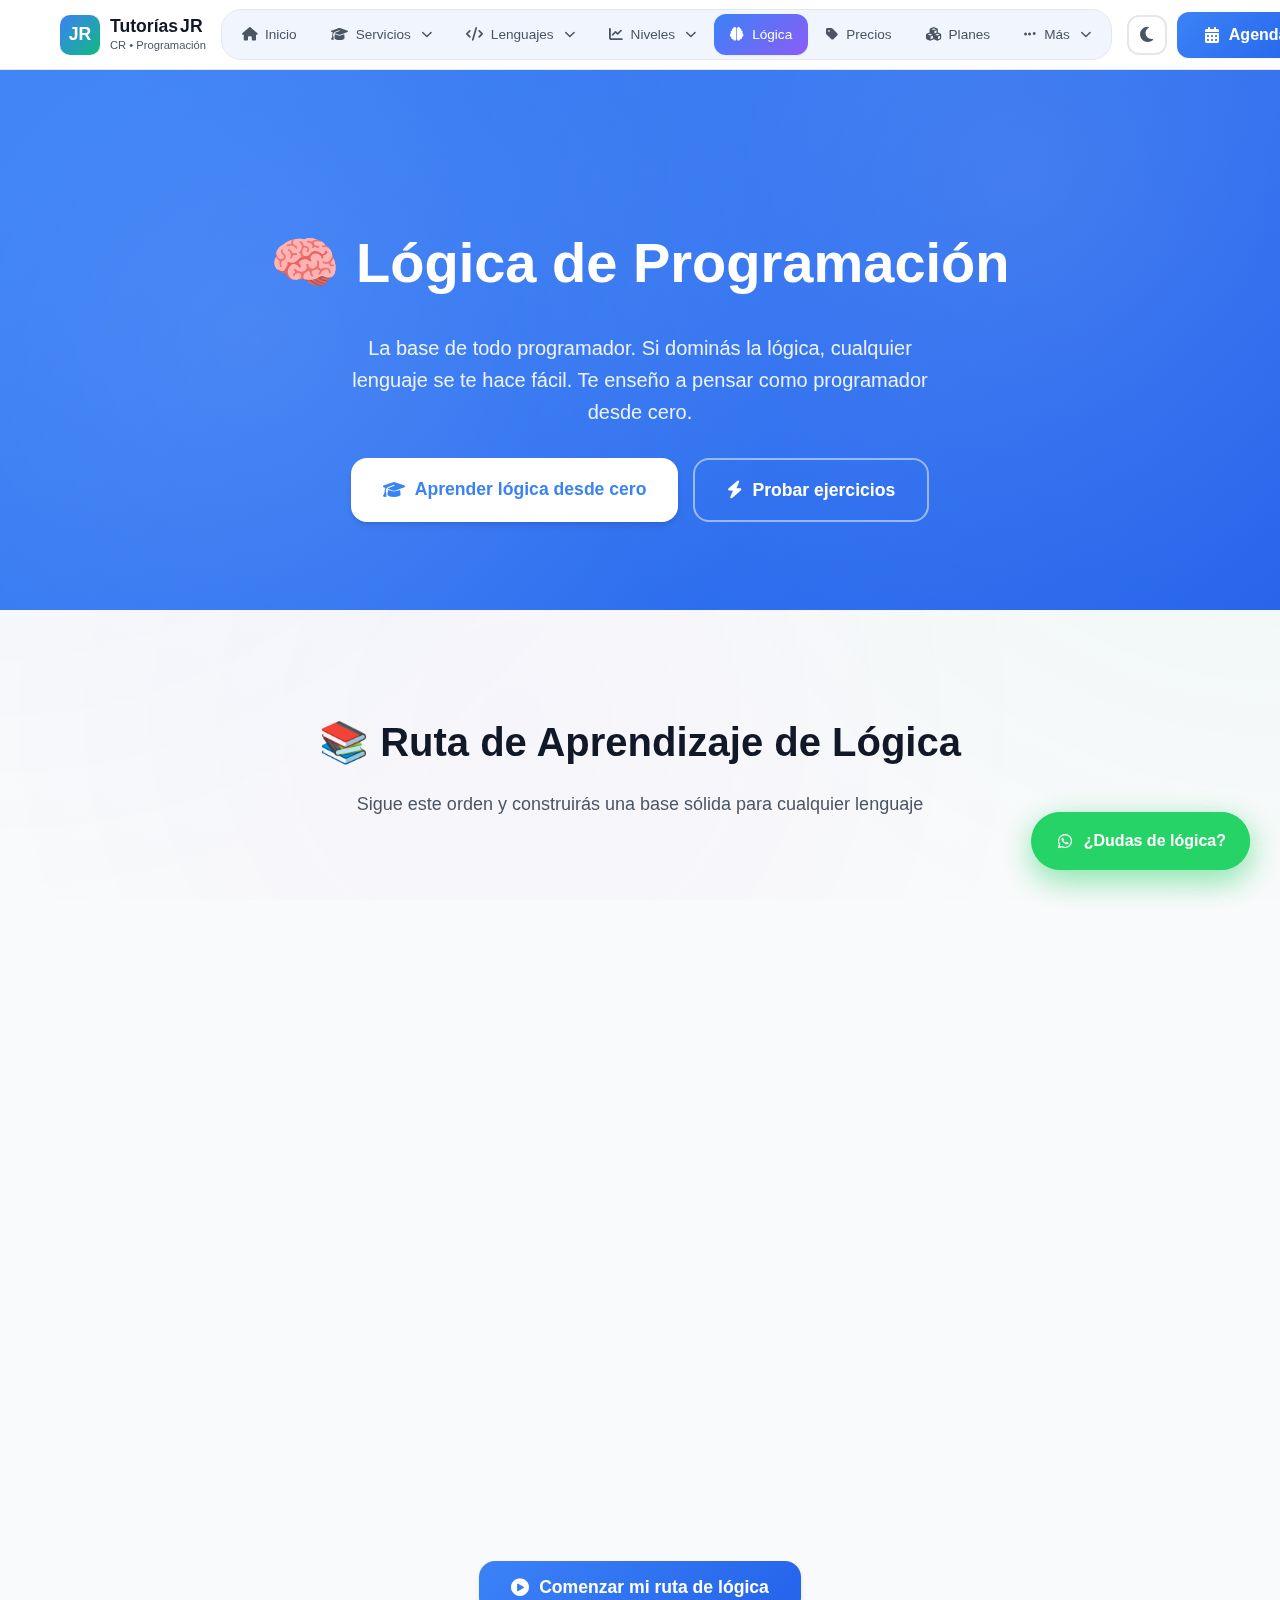
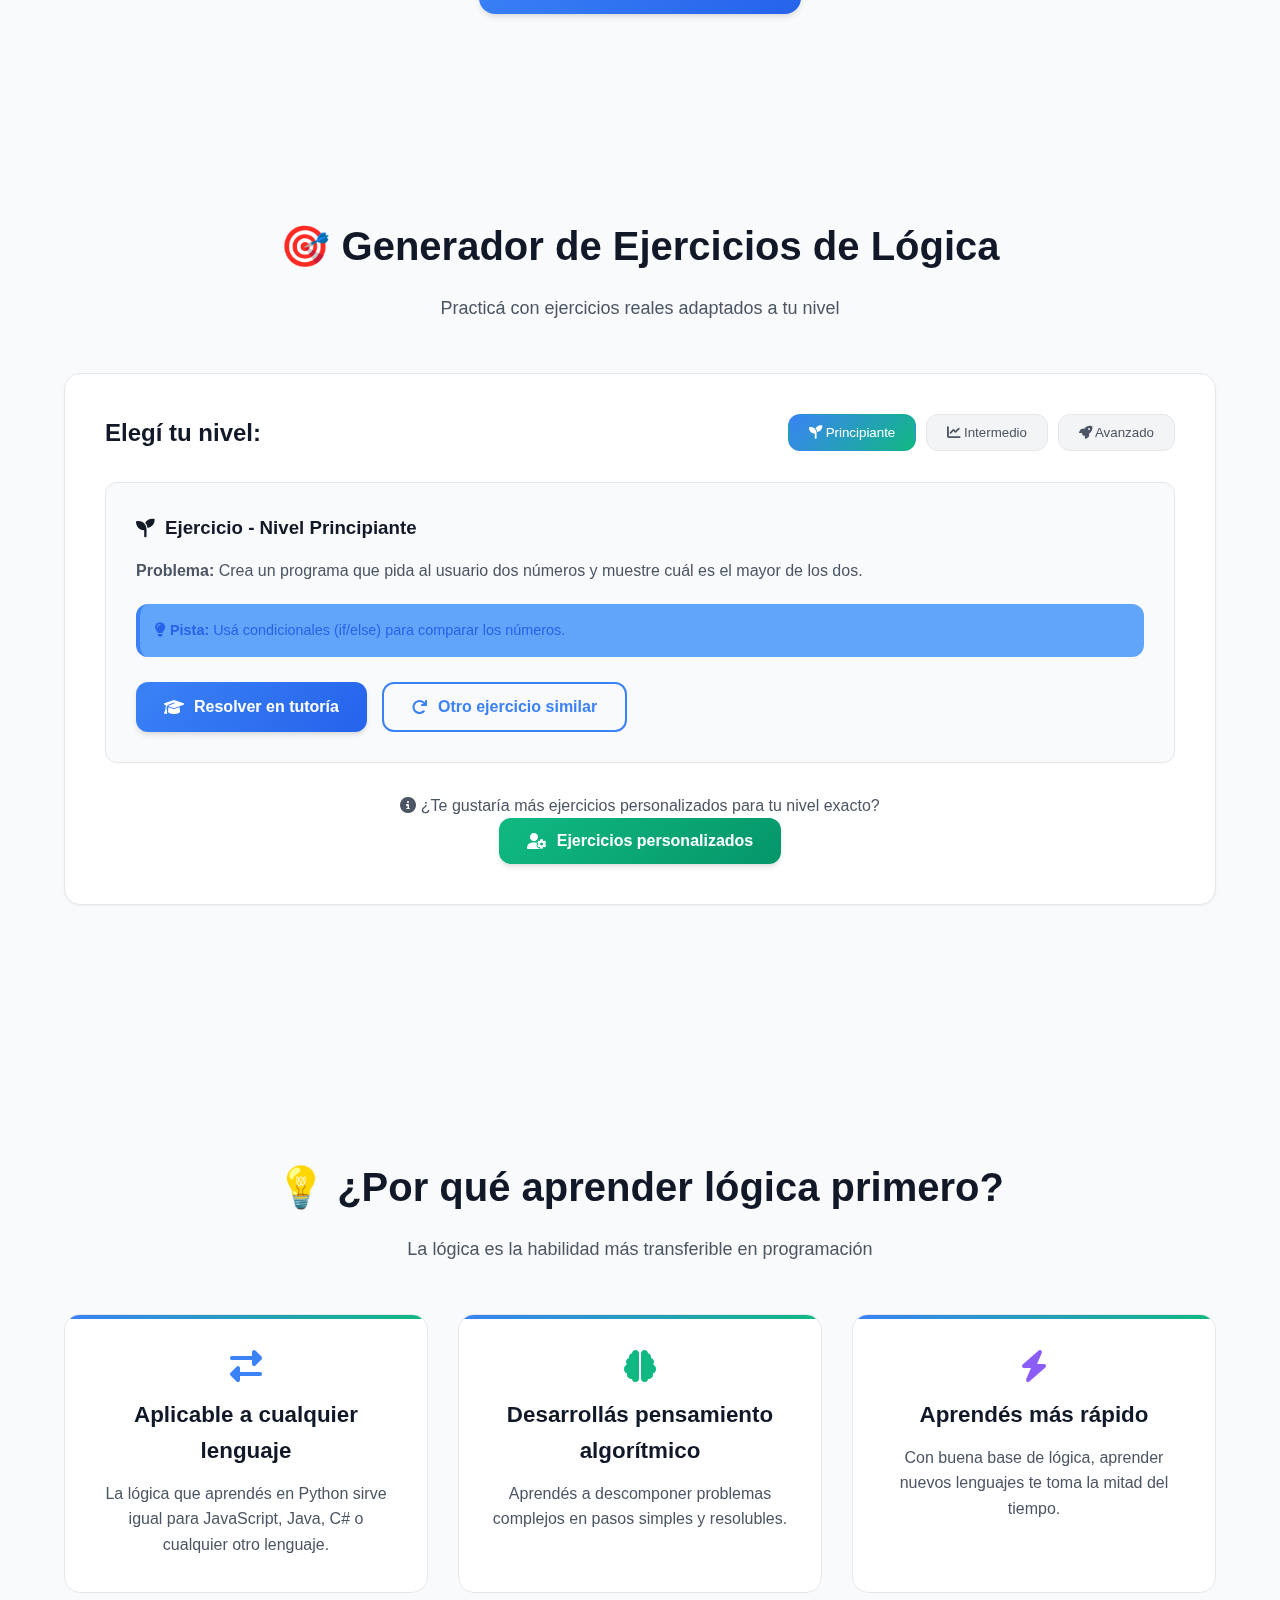
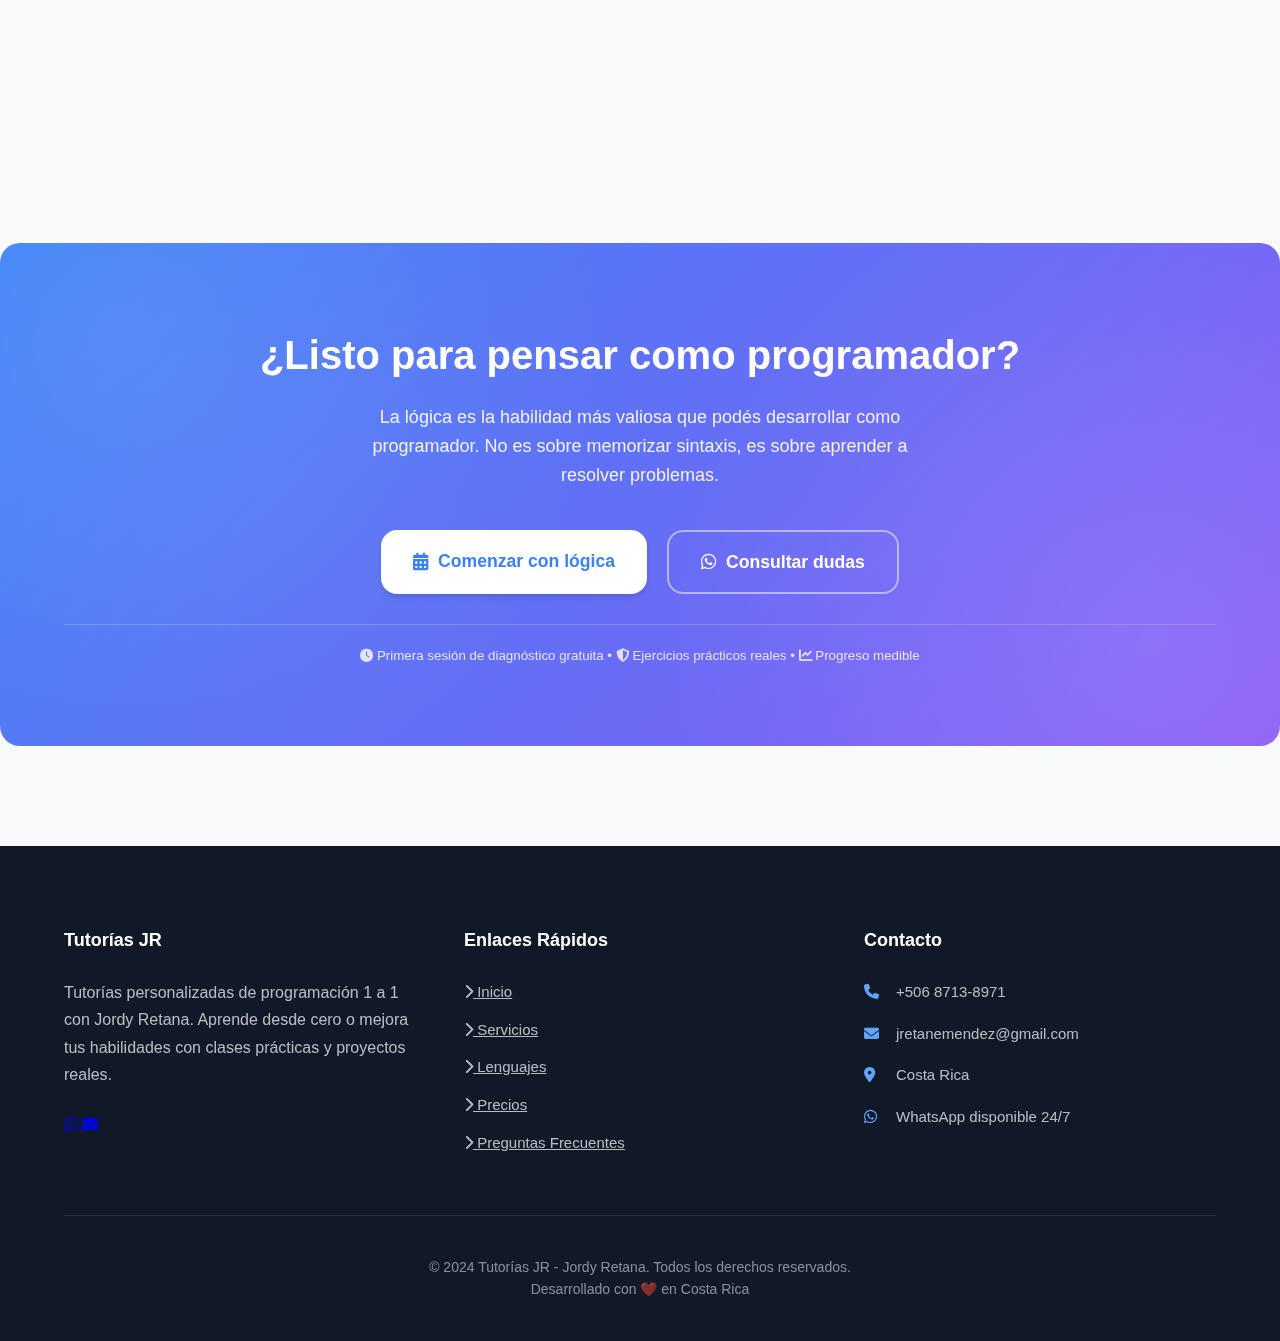
<file: logica.html>
<!DOCTYPE html>
<html lang="es" data-mode="light">
<head>
    <meta charset="UTF-8">
    <meta name="viewport" content="width=device-width, initial-scale=1.0">
    <title>Lógica de Programación - Tutorías JR</title>
    <meta name="description" content="Aprende lógica de programación desde cero. Fundamentos, algoritmos, estructuras de datos y resolución de problemas. Base para cualquier lenguaje.">
    
    <link rel="apple-touch-icon" sizes="180x180" href="assets/img/favicon/apple-touch-icon.png">
    <link rel="icon" type="image/png" sizes="32x32" href="assets/img/favicon/favicon-32x32.png">
    <link rel="icon" type="image/png" sizes="16x16" href="assets/img/favicon/favicon-16x16.png">
    
    <link rel="stylesheet" href="https://cdnjs.cloudflare.com/ajax/libs/font-awesome/6.4.0/css/all.min.css">
    
    <link rel="stylesheet" href="assets/css/styles.css">
    
    <style>
        .page-hero {
            min-height: 60vh;
            display: flex;
            align-items: center;
            padding: 120px 0 60px;
            background: linear-gradient(135deg, var(--primary) 0%, var(--primary-dark) 100%);
            color: white;
            text-align: center;
            position: relative;
            overflow: hidden;
        }
        
        .page-hero::before {
            content: '';
            position: absolute;
            top: 0;
            left: 0;
            right: 0;
            bottom: 0;
            background: 
                radial-gradient(circle at 20% 50%, rgba(255, 255, 255, 0.1) 0%, transparent 50%),
                radial-gradient(circle at 80% 20%, rgba(255, 255, 255, 0.1) 0%, transparent 50%);
        }
        
        .page-hero h1 {
            font-size: clamp(2.5rem, 5vw, 3.5rem);
            margin-bottom: 1.5rem;
            color: white;
            position: relative;
            z-index: 2;
        }
        
        .page-hero .lead {
            font-size: 1.25rem;
            max-width: 600px;
            margin: 0 auto;
            color: rgba(255, 255, 255, 0.9);
            position: relative;
            z-index: 2;
        }
        
        .learning-path {
            display: grid;
            grid-template-columns: repeat(auto-fit, minmax(300px, 1fr));
            gap: 30px;
            margin: 50px 0;
        }
        
        .path-step {
            background: var(--card-bg);
            border-radius: var(--radius-lg);
            padding: 35px 30px;
            border: 1px solid var(--border-color);
            transition: var(--transition);
            text-align: center;
            position: relative;
            overflow: hidden;
        }
        
        .path-step::before {
            content: '';
            position: absolute;
            top: 0;
            left: 0;
            width: 100%;
            height: 4px;
            background: linear-gradient(to right, var(--primary), var(--secondary));
        }
        
        .path-step:hover {
            transform: translateY(-5px);
            box-shadow: var(--shadow-md);
            border-color: var(--primary);
        }
        
        .step-number {
            width: 50px;
            height: 50px;
            background: linear-gradient(135deg, var(--primary), var(--secondary));
            border-radius: 50%;
            display: flex;
            align-items: center;
            justify-content: center;
            color: white;
            font-weight: 700;
            margin: 0 auto 20px;
            font-size: 1.25rem;
            box-shadow: var(--shadow);
        }
        
        .path-step h3 {
            margin-bottom: 12px;
            font-size: 1.4rem;
            color: var(--text-primary);
        }
        
        .path-step p {
            color: var(--text-secondary);
            line-height: 1.6;
        }
        
        .exercise-generator {
            background: var(--card-bg);
            border-radius: var(--radius-lg);
            padding: 40px;
            border: 1px solid var(--border-color);
            margin: 50px 0;
            box-shadow: var(--shadow-sm);
        }
        
        .generator-header {
            display: flex;
            justify-content: space-between;
            align-items: center;
            margin-bottom: 30px;
            flex-wrap: wrap;
            gap: 15px;
        }
        
        .generator-header h2 {
            color: var(--text-primary);
            margin: 0;
        }
        
        .level-selector {
            display: flex;
            gap: 10px;
            flex-wrap: wrap;
        }
        
        .level-btn {
            padding: 10px 20px;
            background: var(--gray-100);
            border: 1px solid var(--border-color);
            border-radius: var(--radius);
            color: var(--text-secondary);
            cursor: pointer;
            transition: var(--transition);
            font-weight: 500;
        }
        
        .level-btn:hover {
            background: var(--gray-200);
            color: var(--text-primary);
        }
        
        .level-btn.active {
            background: linear-gradient(135deg, var(--primary), var(--secondary));
            color: white;
            border-color: transparent;
        }
        
        .exercise-card {
            background: var(--gray-50);
            border-radius: var(--radius);
            padding: 30px;
            margin: 30px 0;
            border: 1px solid var(--border-color);
        }
        
        .exercise-content {
            display: none;
            animation: fadeIn 0.5s ease;
        }
        
        .exercise-content.active {
            display: block;
        }
        
        .exercise-content h3 {
            color: var(--text-primary);
            margin-bottom: 15px;
            display: flex;
            align-items: center;
            gap: 10px;
        }
        
        .exercise-content p {
            color: var(--text-secondary);
            line-height: 1.6;
            margin-bottom: 20px;
        }
        
        .exercise-hint {
            background: var(--primary-light);
            color: var(--primary-dark);
            padding: 15px;
            border-radius: var(--radius);
            margin: 15px 0;
            border-left: 4px solid var(--primary);
            font-size: 0.9rem;
        }
        
        [data-mode="dark"] .exercise-hint {
            background: rgba(59, 130, 246, 0.1);
            color: var(--primary-light);
            border-left-color: var(--primary);
        }
        
        .section {
            padding: 100px 0;
        }
        
        .section:nth-child(even) {
            background: var(--gray-50);
        }
        
        .section-header {
            text-align: center;
            max-width: 800px;
            margin: 0 auto 50px;
        }
        
        .section-header h2 {
            font-size: 2.5rem;
            margin-bottom: 1rem;
            color: var(--text-primary);
        }
        
        .section-subtitle {
            font-size: 1.125rem;
            color: var(--text-secondary);
        }
        
        .logic-highlight {
            background: linear-gradient(135deg, var(--primary), var(--accent));
            padding: 80px 0;
            margin: 100px 0;
            border-radius: var(--radius-xl);
            position: relative;
            overflow: hidden;
        }
        
        .logic-highlight::before {
            content: '';
            position: absolute;
            top: 0;
            left: 0;
            width: 100%;
            height: 100%;
            background: 
                radial-gradient(circle at 10% 20%, rgba(255, 255, 255, 0.1) 0%, transparent 40%),
                radial-gradient(circle at 90% 80%, rgba(255, 255, 255, 0.1) 0%, transparent 40%);
        }
        
        .highlight-content {
            position: relative;
            z-index: 2;
            text-align: center;
            color: white;
        }
        
        .highlight-content h2 {
            color: white;
            font-size: 2.5rem;
            margin-bottom: 1rem;
        }
        
        .highlight-content p {
            color: rgba(255, 255, 255, 0.9);
            max-width: 600px;
            margin: 0 auto 30px;
            font-size: 1.125rem;
            line-height: 1.6;
        }
        
        @media (max-width: 768px) {
            .learning-path {
                grid-template-columns: 1fr;
            }
            
            .generator-header {
                flex-direction: column;
                align-items: flex-start;
            }
            
            .level-selector {
                width: 100%;
            }
            
            .level-btn {
                flex: 1;
                text-align: center;
                min-width: 100px;
            }
            
            .page-hero {
                padding: 100px 0 40px;
            }
            
            .section {
                padding: 60px 0;
            }
            
            .exercise-generator {
                padding: 25px;
            }
        }
        
        @keyframes fadeIn {
            from {
                opacity: 0;
                transform: translateY(20px);
            }
            to {
                opacity: 1;
                transform: translateY(0);
            }
        }
        
        .animate-fade-in {
            animation: fadeIn 0.6s ease-out forwards;
            opacity: 0;
        }
        
        .modal {
            background: rgba(0, 0, 0, 0.5) !important;
            backdrop-filter: blur(5px) !important;
            display: none;
            position: fixed;
            top: 0;
            left: 0;
            width: 100%;
            height: 100%;
            z-index: 1000;
            align-items: center;
            justify-content: center;
            padding: 20px;
        }
        
        .modal.active {
            display: flex !important;
        }
        
        .modal-content {
            background: var(--card-bg) !important;
            border: 1px solid var(--border-color) !important;
            color: var(--text-primary) !important;
            max-width: 500px;
            width: 100%;
            max-height: 90vh;
            overflow-y: auto;
            border-radius: var(--radius-lg);
            box-shadow: var(--shadow-xl);
        }
        
        .modal-header {
            border-bottom: 1px solid var(--border-color) !important;
            background: transparent !important;
            padding: 24px;
            display: flex;
            justify-content: space-between;
            align-items: center;
        }
        
        .modal-header h3 {
            color: var(--text-primary) !important;
            margin: 0;
            font-size: 1.5rem;
        }
        
        .modal-body {
            color: var(--text-primary) !important;
            background: transparent !important;
            padding: 24px;
        }
        
        .modal-footer {
            background: var(--gray-50) !important;
            border-top: 1px solid var(--border-color) !important;
            padding: 24px;
        }
        
        [data-mode="dark"] .modal-footer {
            background: var(--gray-800) !important;
        }
        
        .form-group label {
            color: var(--text-primary) !important;
            display: block;
            margin-bottom: 8px;
            font-weight: 500;
        }
        
        .form-group input,
        .form-group select,
        .form-group textarea {
            background: var(--card-bg) !important;
            color: var(--text-primary) !important;
            border: 1px solid var(--border-color) !important;
            width: 100%;
            padding: 12px;
            border-radius: var(--radius);
            font-size: 1rem;
        }
        
        .form-group input:focus,
        .form-group select:focus,
        .form-group textarea:focus {
            border-color: var(--primary) !important;
            box-shadow: 0 0 0 3px rgba(59, 130, 246, 0.1) !important;
            outline: none;
        }
        
        [data-mode="dark"] .form-group input:focus,
        [data-mode="dark"] .form-group select:focus,
        [data-mode="dark"] .form-group textarea:focus {
            box-shadow: 0 0 0 3px rgba(59, 130, 246, 0.2) !important;
        }
        
        .modal-close {
            color: var(--text-secondary) !important;
            background: transparent !important;
            border: none;
            font-size: 1.25rem;
            cursor: pointer;
            padding: 5px;
            border-radius: 50%;
            width: 36px;
            height: 36px;
            display: flex;
            align-items: center;
            justify-content: center;
        }
        
        .modal-close:hover {
            background: var(--gray-100) !important;
            color: var(--text-primary) !important;
        }
        
        [data-mode="dark"] .modal-close:hover {
            background: var(--gray-800) !important;
        }
        
        .form-group input::placeholder,
        .form-group textarea::placeholder {
            color: var(--gray-500) !important;
        }
        
        [data-mode="dark"] .form-group input::placeholder,
        [data-mode="dark"] .form-group textarea::placeholder {
            color: var(--gray-400) !important;
        }
    </style>
</head>
<body data-page="logica">
    <div data-include="partials/header.html"></div>
    
    <section class="page-hero" id="logica">
        <div class="container">
            <h1>🧠 Lógica de Programación</h1>
            <p class="lead">
                La base de todo programador. Si dominás la lógica, cualquier lenguaje se te hace fácil. 
                Te enseño a pensar como programador desde cero.
            </p>
            
            <div style="display: flex; gap: 15px; justify-content: center; flex-wrap: wrap; margin-top: 30px;">
                <button class="btn btn-light btn-lg" onclick="openLogicModal('general', 'Lógica de Programación - Desde Cero')">
                    <i class="fas fa-graduation-cap"></i> Aprender lógica desde cero
                </button>
                <a href="#generador" class="btn btn-outline-light btn-lg">
                    <i class="fas fa-bolt"></i> Probar ejercicios
                </a>
            </div>
        </div>
    </section>
    
    <section class="section">
        <div class="container">
            <div class="section-header">
                <h2>📚 Ruta de Aprendizaje de Lógica</h2>
                <p class="section-subtitle">
                    Sigue este orden y construirás una base sólida para cualquier lenguaje
                </p>
            </div>
            
            <div class="learning-path">
                <div class="path-step animate-fade-in">
                    <div class="step-number">1</div>
                    <h3>Fundamentos</h3>
                    <p>Variables, constantes, tipos de datos, entrada/salida. La base de todo código.</p>
                    <div style="margin-top: 15px;">
                        <button class="btn btn-sm btn-outline" onclick="openLogicModal('fundamentos', 'Fundamentos de Lógica')">
                            <i class="fas fa-play"></i> Empezar
                        </button>
                    </div>
                </div>
                
                <div class="path-step animate-fade-in">
                    <div class="step-number">2</div>
                    <h3>Condicionales</h3>
                    <p>if/else, switch, operadores lógicos. Tomar decisiones en tu código.</p>
                    <div style="margin-top: 15px;">
                        <button class="btn btn-sm btn-outline" onclick="openLogicModal('condicionales', 'Condicionales y Decisiones')">
                            <i class="fas fa-play"></i> Empezar
                        </button>
                    </div>
                </div>
                
                <div class="path-step animate-fade-in">
                    <div class="step-number">3</div>
                    <h3>Ciclos</h3>
                    <p>for, while, do-while. Automatizar tareas repetitivas eficientemente.</p>
                    <div style="margin-top: 15px;">
                        <button class="btn btn-sm btn-outline" onclick="openLogicModal('ciclos', 'Ciclos y Repeticiones')">
                            <i class="fas fa-play"></i> Empezar
                        </button>
                    </div>
                </div>
                
                <div class="path-step animate-fade-in">
                    <div class="step-number">4</div>
                    <h3>Funciones</h3>
                    <p>Parámetros, retorno, reutilización de código. Organizar y modularizar.</p>
                    <div style="margin-top: 15px;">
                        <button class="btn btn-sm btn-outline" onclick="openLogicModal('funciones', 'Funciones y Modularización')">
                            <i class="fas fa-play"></i> Empezar
                        </button>
                    </div>
                </div>
                
                <div class="path-step animate-fade-in">
                    <div class="step-number">5</div>
                    <h3>Estructuras de Datos</h3>
                    <p>Arreglos, listas, diccionarios. Manejar colecciones de información.</p>
                    <div style="margin-top: 15px;">
                        <button class="btn btn-sm btn-outline" onclick="openLogicModal('estructuras', 'Estructuras de Datos')">
                            <i class="fas fa-play"></i> Empezar
                        </button>
                    </div>
                </div>
                
                <div class="path-step animate-fade-in">
                    <div class="step-number">6</div>
                    <h3>Debugging</h3>
                    <p>Errores comunes, técnicas de depuración, pensamiento crítico.</p>
                    <div style="margin-top: 15px;">
                        <button class="btn btn-sm btn-outline" onclick="openLogicModal('debugging', 'Debugging y Resolución de Problemas')">
                            <i class="fas fa-play"></i> Empezar
                        </button>
                    </div>
                </div>
            </div>
            
            <div style="text-align: center; margin-top: 40px;">
                <button class="btn btn-primary btn-lg" onclick="openLogicModal('ruta_completa', 'Ruta Completa de Lógica')">
                    <i class="fas fa-play-circle"></i> Comenzar mi ruta de lógica
                </button>
            </div>
        </div>
    </section>
    
    <section class="section" id="generador" style="background: var(--gray-50);">
        <div class="container">
            <div class="section-header">
                <h2>🎯 Generador de Ejercicios de Lógica</h2>
                <p class="section-subtitle">
                    Practicá con ejercicios reales adaptados a tu nivel
                </p>
            </div>
            
            <div class="exercise-generator">
                <div class="generator-header">
                    <h2>Elegí tu nivel:</h2>
                    <div class="level-selector" id="levelSelector">
                        <button class="level-btn active" data-level="beginner">
                            <i class="fas fa-seedling"></i> Principiante
                        </button>
                        <button class="level-btn" data-level="intermediate">
                            <i class="fas fa-chart-line"></i> Intermedio
                        </button>
                        <button class="level-btn" data-level="advanced">
                            <i class="fas fa-rocket"></i> Avanzado
                        </button>
                    </div>
                </div>
                
                <div class="exercise-card">
                    <div class="exercise-content active" id="exercise-beginner">
                        <h3><i class="fas fa-seedling"></i> Ejercicio - Nivel Principiante</h3>
                        <p><strong>Problema:</strong> Crea un programa que pida al usuario dos números y muestre cuál es el mayor de los dos.</p>
                        
                        <div class="exercise-hint">
                            <i class="fas fa-lightbulb"></i> <strong>Pista:</strong> Usá condicionales (if/else) para comparar los números.
                        </div>
                        
                        <div style="display: flex; gap: 15px; flex-wrap: wrap; margin-top: 25px;">
                            <button class="btn btn-primary" onclick="openLogicModal('ejercicio_principiante', 'Ejercicio de Lógica - Principiante')">
                                <i class="fas fa-graduation-cap"></i> Resolver en tutoría
                            </button>
                            <button class="btn btn-outline" onclick="generateNewExercise('beginner')">
                                <i class="fas fa-redo"></i> Otro ejercicio similar
                            </button>
                        </div>
                    </div>
                    
                    <div class="exercise-content" id="exercise-intermediate">
                        <h3><i class="fas fa-chart-line"></i> Ejercicio - Nivel Intermedio</h3>
                        <p><strong>Problema:</strong> Escribe un programa que genere los primeros 20 números de la serie de Fibonacci y los almacene en un arreglo.</p>
                        
                        <div class="exercise-hint">
                            <i class="fas fa-lightbulb"></i> <strong>Pista:</strong> Recordá que cada número es la suma de los dos anteriores. Empezá con [0, 1].
                        </div>
                        
                        <div style="display: flex; gap: 15px; flex-wrap: wrap; margin-top: 25px;">
                            <button class="btn btn-primary" onclick="openLogicModal('ejercicio_intermedio', 'Ejercicio de Lógica - Intermedio')">
                                <i class="fas fa-graduation-cap"></i> Resolver en tutoría
                            </button>
                            <button class="btn btn-outline" onclick="generateNewExercise('intermediate')">
                                <i class="fas fa-redo"></i> Otro ejercicio similar
                            </button>
                        </div>
                    </div>
                    
                    <div class="exercise-content" id="exercise-advanced">
                        <h3><i class="fas fa-rocket"></i> Ejercicio - Nivel Avanzado</h3>
                        <p><strong>Problema:</strong> Implementa una función que determine si una palabra o frase es un palíndromo (se lee igual al derecho y al revés).</p>
                        
                        <div class="exercise-hint">
                            <i class="fas fa-lightbulb"></i> <strong>Pista:</strong> Considerá eliminar espacios y convertir a minúsculas antes de comparar.
                        </div>
                        
                        <div style="display: flex; gap: 15px; flex-wrap: wrap; margin-top: 25px;">
                            <button class="btn btn-primary" onclick="openLogicModal('ejercicio_avanzado', 'Ejercicio de Lógica - Avanzado')">
                                <i class="fas fa-graduation-cap"></i> Resolver en tutoría
                            </button>
                            <button class="btn btn-outline" onclick="generateNewExercise('advanced')">
                                <i class="fas fa-redo"></i> Otro ejercicio similar
                            </button>
                        </div>
                    </div>
                </div>
                
                <div style="text-align: center; margin-top: 30px;">
                    <p style="color: var(--text-secondary);">
                        <i class="fas fa-info-circle"></i> ¿Te gustaría más ejercicios personalizados para tu nivel exacto?
                    </p>
                    <button class="btn btn-secondary" onclick="openLogicModal('ejercicios_personalizados', 'Ejercicios Personalizados de Lógica')">
                        <i class="fas fa-user-cog"></i> Ejercicios personalizados
                    </button>
                </div>
            </div>
        </div>
    </section>
    
    <section class="section">
        <div class="container">
            <div class="section-header">
                <h2>💡 ¿Por qué aprender lógica primero?</h2>
                <p class="section-subtitle">
                    La lógica es la habilidad más transferible en programación
                </p>
            </div>
            
            <div class="learning-path">
                <div class="path-step">
                    <i class="fas fa-exchange-alt" style="font-size: 2rem; color: var(--primary); margin-bottom: 15px;"></i>
                    <h3>Aplicable a cualquier lenguaje</h3>
                    <p>La lógica que aprendés en Python sirve igual para JavaScript, Java, C# o cualquier otro lenguaje.</p>
                </div>
                
                <div class="path-step">
                    <i class="fas fa-brain" style="font-size: 2rem; color: var(--secondary); margin-bottom: 15px;"></i>
                    <h3>Desarrollás pensamiento algorítmico</h3>
                    <p>Aprendés a descomponer problemas complejos en pasos simples y resolubles.</p>
                </div>
                
                <div class="path-step">
                    <i class="fas fa-bolt" style="font-size: 2rem; color: var(--accent); margin-bottom: 15px;"></i>
                    <h3>Aprendés más rápido</h3>
                    <p>Con buena base de lógica, aprender nuevos lenguajes te toma la mitad del tiempo.</p>
                </div>
            </div>
        </div>
    </section>
    
    <section class="logic-highlight">
        <div class="container">
            <div class="highlight-content">
                <h2>¿Listo para pensar como programador?</h2>
                <p>
                    La lógica es la habilidad más valiosa que podés desarrollar como programador. 
                    No es sobre memorizar sintaxis, es sobre aprender a resolver problemas.
                </p>
                <div style="display: flex; gap: 20px; justify-content: center; flex-wrap: wrap; margin-top: 40px;">
                    <button class="btn btn-light btn-lg" onclick="openLogicModal('consulta_logica', 'Consulta sobre Lógica')">
                        <i class="fas fa-calendar-alt"></i> Comenzar con lógica
                    </button>
                    <a href="https://wa.me/50687138971" class="btn btn-outline-light btn-lg" target="_blank">
                        <i class="fab fa-whatsapp"></i> Consultar dudas
                    </a>
                </div>
                
                <div style="margin-top: 30px; padding-top: 20px; border-top: 1px solid rgba(255, 255, 255, 0.2);">
                    <small style="color: rgba(255, 255, 255, 0.8); display: block;">
                        <i class="fas fa-clock"></i> Primera sesión de diagnóstico gratuita • 
                        <i class="fas fa-shield-alt"></i> Ejercicios prácticos reales • 
                        <i class="fas fa-chart-line"></i> Progreso medible
                    </small>
                </div>
            </div>
        </div>
    </section>
    
    <div data-include="partials/footer.html"></div>
    
    <div class="modal" id="logicModal">
        <div class="modal-content">
            <div class="modal-header">
                <h3 id="logicModalTitle"><i class="fas fa-brain"></i> Tutoría de Lógica</h3>
                <button class="modal-close">
                    <i class="fas fa-times"></i>
                </button>
            </div>
            
            <div class="modal-body">
                <p id="logicModalDescription" style="color: var(--text-secondary); margin-bottom: 20px;">
                    Completa el formulario para agendar tu tutoría de lógica de programación.
                </p>
                
                <form id="logicForm">
                    <input type="hidden" id="selectedLogicTopic" name="logic_topic" value="">
                    <input type="hidden" id="selectedLogicName" name="logic_name" value="">
                    
                    <input type="hidden" name="_subject" value="Solicitud de Tutoría de Lógica - Tutorías JR">
                    <input type="hidden" name="_format" value="plain">
                    <input type="text" name="_gotcha" style="display:none">
                    
                    <div class="form-group">
                        <label for="logicName">
                            <i class="fas fa-user"></i> Nombre completo
                        </label>
                        <input type="text" id="logicName" name="name" placeholder="Tu nombre completo" required>
                    </div>
                    
                    <div class="form-group">
                        <label for="logicEmail">
                            <i class="fas fa-envelope"></i> Correo electrónico
                        </label>
                        <input type="email" id="logicEmail" name="email" placeholder="correo@ejemplo.com" required>
                    </div>
                    
                    <div class="form-group">
                        <label for="logicPhone">
                            <i class="fas fa-phone"></i> Teléfono / WhatsApp
                        </label>
                        <input type="tel" id="logicPhone" name="phone" placeholder="+506 0000 0000" required>
                    </div>
                    
                    <div class="form-group">
                        <label for="logicLevel">
                            <i class="fas fa-chart-line"></i> Nivel actual de lógica
                        </label>
                        <select id="logicLevel" name="level" required>
                            <option value="" disabled selected>Selecciona tu nivel</option>
                            <option value="principiante">Principiante (sin experiencia)</option>
                            <option value="basico">Básico (entiendo conceptos simples)</option>
                            <option value="intermedio">Intermedio (resuelvo problemas básicos)</option>
                            <option value="avanzado">Avanzado (busco optimizar mi lógica)</option>
                        </select>
                    </div>
                    
                    <div class="form-group">
                        <label for="logicLanguage">
                            <i class="fas fa-code"></i> ¿Con qué lenguaje querés practicar?
                        </label>
                        <select id="logicLanguage" name="language" required>
                            <option value="" disabled selected>Selecciona un lenguaje</option>
                            <option value="cualquiera">No importa, quiero aprender lógica pura</option>
                            <option value="python">Python</option>
                            <option value="javascript">JavaScript</option>
                            <option value="java">Java</option>
                            <option value="csharp">C# .NET</option>
                            <option value="pseudocodigo">Pseudocódigo / Diagramas de flujo</option>
                        </select>
                    </div>
                    
                    <div class="form-group">
                        <label for="logicGoal">
                            <i class="fas fa-bullseye"></i> ¿Cuál es tu objetivo principal?
                        </label>
                        <textarea id="logicGoal" name="goal" rows="3" placeholder="Ej: Aprender a resolver problemas, prepararme para la universidad, mejorar en entrevistas técnicas..."></textarea>
                    </div>
                    
                    <div class="form-group">
                        <label for="logicMessage">
                            <i class="fas fa-comment"></i> Información adicional
                        </label>
                        <textarea id="logicMessage" name="message" rows="4" placeholder="Describí qué ejercicios te cuestan, qué temas específicos querés aprender, etc..."></textarea>
                    </div>
                    
                    <div class="modal-footer">
                        <button type="submit" class="btn btn-primary btn-block">
                            <i class="fas fa-paper-plane"></i> Solicitar tutoría de lógica
                        </button>
                        <small style="color: var(--text-secondary); text-align: center; display: block; margin-top: 10px;">
                            <i class="fas fa-lock"></i> Tus datos están seguros y nunca serán compartidos
                        </small>
                    </div>
                </form>
            </div>
        </div>
    </div>
    
    <div class="modal" id="exercisesModal">
        <div class="modal-content">
            <div class="modal-header">
                <h3><i class="fas fa-user-cog"></i> Ejercicios Personalizados de Lógica</h3>
                <button class="modal-close">
                    <i class="fas fa-times"></i>
                </button>
            </div>
            
            <div class="modal-body">
                <p style="color: var(--text-secondary); margin-bottom: 20px;">
                    Contame sobre tus dificultades específicas y te preparo ejercicios personalizados 
                    para superar exactamente esos obstáculos.
                </p>
                
                <form id="exercisesForm">
                    <input type="hidden" name="form_type" value="ejercicios_personalizados_logica">
                    <input type="hidden" name="topic" value="Ejercicios Personalizados de Lógica">
                    
                    <input type="hidden" name="_subject" value="Ejercicios Personalizados de Lógica - Tutorías JR">
                    <input type="hidden" name="_format" value="plain">
                    <input type="text" name="_gotcha" style="display:none">
                    
                    <div class="form-group">
                        <label for="exercisesName">
                            <i class="fas fa-user"></i> Nombre completo
                        </label>
                        <input type="text" id="exercisesName" name="name" placeholder="Tu nombre completo" required>
                    </div>
                    
                    <div class="form-group">
                        <label for="exercisesEmail">
                            <i class="fas fa-envelope"></i> Correo electrónico
                        </label>
                        <input type="email" id="exercisesEmail" name="email" placeholder="correo@ejemplo.com" required>
                    </div>
                    
                    <div class="form-group">
                        <label for="exercisesPhone">
                            <i class="fas fa-phone"></i> Teléfono / WhatsApp
                        </label>
                        <input type="tel" id="exercisesPhone" name="phone" placeholder="+506 0000 0000" required>
                    </div>
                    
                    <div class="form-group">
                        <label for="exercisesDifficulty">
                            <i class="fas fa-exclamation-triangle"></i> ¿Qué tipo de ejercicios se te dificultan?
                        </label>
                        <select id="exercisesDifficulty" name="difficulty" required>
                            <option value="" disabled selected>Selecciona el área de dificultad</option>
                            <option value="condicionales">Problemas con condicionales (if/else)</option>
                            <option value="ciclos">Ejercicios con ciclos (for/while)</option>
                            <option value="funciones">Organización con funciones</option>
                            <option value="arreglos">Trabajo con arreglos y listas</option>
                            <option value="algoritmos">Diseño de algoritmos complejos</option>
                            <option value="debugging">Depuración y resolución de errores</option>
                            <option value="todos">Todos los tipos de ejercicios</option>
                        </select>
                    </div>
                    
                    <div class="form-group">
                        <label for="exercisesExamples">
                            <i class="fas fa-file-code"></i> ¿Podés darme ejemplos de ejercicios que no podés resolver?
                        </label>
                        <textarea id="exercisesExamples" name="examples" rows="3" placeholder="Si tenés ejemplos específicos, describilos brevemente..."></textarea>
                    </div>
                    
                    <div class="form-group">
                        <label for="exercisesGoal">
                            <i class="fas fa-bullseye"></i> ¿Qué querés lograr con los ejercicios personalizados?
                        </label>
                        <textarea id="exercisesGoal" name="goal" rows="3" placeholder="Ej: Aprobar un examen, prepararme para una entrevista, mejorar mis habilidades..."></textarea>
                    </div>
                    
                    <div class="modal-footer">
                        <button type="submit" class="btn btn-primary btn-block">
                            <i class="fas fa-paper-plane"></i> Solicitar ejercicios personalizados
                        </button>
                        <small style="color: var(--text-secondary); text-align: center; display: block; margin-top: 10px;">
                            <i class="fas fa-clock"></i> Te enviaré los ejercicios en menos de 24 horas
                        </small>
                    </div>
                </form>
            </div>
        </div>
    </div>
    
    <div class="whatsapp-float">
        <a href="https://wa.me/50687138971" class="whatsapp-button" target="_blank">
            <i class="fab fa-whatsapp"></i>
            <span>¿Dudas de lógica?</span>
        </a>
    </div>
    
    <button class="back-to-top" id="backToTop">
        <i class="fas fa-chevron-up"></i>
    </button>
    
    <div class="toast-container"></div>
    
    <script src="assets/js/app.js"></script>
    
    <script src="assets/js/formspree-service.js"></script>
    
    <script>
        const LOGIC_CONFIG = {
            fundamentos: {
                title: "📚 Fundamentos de Lógica",
                description: "Te guiaré desde cero en los conceptos básicos: variables, tipos de datos, operadores y entrada/salida. La base sólida que todo programador necesita."
            },
            condicionales: {
                title: "🎯 Condicionales y Decisiones",
                description: "Aprendé a tomar decisiones en tu código con if/else, switch y operadores lógicos. Ejercicios prácticos para dominar este concepto esencial."
            },
            ciclos: {
                title: "🔄 Ciclos y Repeticiones",
                description: "Domina los ciclos for, while y do-while para automatizar tareas repetitivas. Te muestro patrones comunes y cómo evitar errores típicos."
            },
            funciones: {
                title: "⚙️ Funciones y Modularización",
                description: "Organizá tu código de forma profesional con funciones. Parámetros, retorno, alcance y reutilización de código para proyectos más limpios."
            },
            estructuras: {
                title: "📊 Estructuras de Datos",
                description: "Aprendé a manejar colecciones de información con arreglos, listas y diccionarios. Ejercicios prácticos con estructuras de datos reales."
            },
            debugging: {
                title: "🐛 Debugging y Resolución de Problemas",
                description: "Convertite en experto encontrando y solucionando errores. Técnicas de depuración y pensamiento crítico para resolver cualquier problema."
            },
            ruta_completa: {
                title: "🗺️ Ruta Completa de Lógica",
                description: "Seguí un camino estructurado desde cero hasta dominar la lógica de programación. Sesiones personalizadas con progreso medible."
            },
            ejercicio_principiante: {
                title: "🌱 Ejercicio de Lógica - Principiante",
                description: "Resolvamos juntos este ejercicio de nivel principiante. Te guiaré paso a paso para que comprendas la solución y aprendas la lógica detrás."
            },
            ejercicio_intermedio: {
                title: "📈 Ejercicio de Lógica - Intermedio",
                description: "Trabajemos en este problema intermedio. Te ayudaré a descomponerlo y desarrollar un algoritmo eficiente para resolverlo."
            },
            ejercicio_avanzado: {
                title: "🚀 Ejercicio de Lógica - Avanzado",
                description: "Abordemos este desafío avanzado juntos. Analizaremos diferentes enfoques y optimizaremos la solución."
            },
            ejercicios_personalizados: {
                title: "🎯 Ejercicios Personalizados de Lógica",
                description: "Te preparo ejercicios específicos para tus necesidades exactas. Enfocamos en tus puntos débiles para convertirte en experto."
            },
            consulta_logica: {
                title: "🤔 Consulta sobre Lógica",
                description: "¿Tenés dudas específicas sobre algún concepto de lógica? Hablemos y resolvámoslas juntos con ejemplos prácticos."
            },
            general: {
                title: "🧠 Lógica de Programación - Desde Cero",
                description: "Aprendé a pensar como programador. Te guío desde los conceptos más básicos hasta resolver problemas complejos con lógica clara."
            }
        };
        
        function showMessage(message, type = 'info') {
            console.log(`📢 ${type.toUpperCase()}: ${message}`);
            
            if (window.TutoriasJR && typeof window.TutoriasJR.showToast === 'function') {
                window.TutoriasJR.showToast(message, type);
                return;
            }
            
            const toastContainer = document.querySelector('.toast-container');
            if (toastContainer && type !== 'loading') {
                const toast = document.createElement('div');
                toast.className = `toast toast-${type}`;
                toast.innerHTML = `
                    <div style="display: flex; align-items: center; gap: 10px;">
                        <i class="fas fa-${type === 'success' ? 'check-circle' : type === 'error' ? 'exclamation-circle' : 'info-circle'}"></i>
                        <span>${message}</span>
                    </div>
                    <button class="toast-close">
                        <i class="fas fa-times"></i>
                    </button>
                `;
                
                toastContainer.appendChild(toast);
                
                setTimeout(() => {
                    toast.remove();
                }, 5000);
                
                toast.querySelector('.toast-close').addEventListener('click', () => {
                    toast.remove();
                });
                
                return;
            }
            
            if (type === 'error') {
                alert('❌ ' + message);
            } else if (type === 'success') {
                alert('✅ ' + message);
            } else {
                alert('ℹ️ ' + message);
            }
        }
        
        function openLogicModal(topicType, topicName) {
            const topicConfig = LOGIC_CONFIG[topicType] || LOGIC_CONFIG.general;
            
            document.getElementById('logicModalTitle').innerHTML = 
                `<i class="fas fa-brain"></i> ${topicConfig.title}`;
            document.getElementById('logicModalDescription').textContent = topicConfig.description;
            
            document.getElementById('selectedLogicTopic').value = topicType;
            document.getElementById('selectedLogicName').value = topicName;
            
            document.querySelector('#logicForm input[name="_subject"]').value = 
                `Tutoría de Lógica: ${topicName} - Tutorías JR`;
            
            openModalSafe('logicModal');
        }
        
        function openExercisesModal() {
            openModalSafe('exercisesModal');
        }
        
        function openModalSafe(modalId) {
            const modal = document.getElementById(modalId);
            if (modal) {
                modal.style.display = 'flex';
                setTimeout(() => {
                    modal.classList.add('active');
                    document.body.style.overflow = 'hidden';
                }, 10);
            }
        }
        
        function closeModal(modalId) {
            const modal = document.getElementById(modalId);
            if (modal) {
                modal.classList.remove('active');
                setTimeout(() => {
                    modal.style.display = 'none';
                    document.body.style.overflow = '';
                }, 300);
            }
        }
        
        function initModalCloseListeners() {
            document.querySelectorAll('.modal-close').forEach(closeBtn => {
                closeBtn.addEventListener('click', function() {
                    const modal = this.closest('.modal');
                    if (modal) {
                        closeModal(modal.id);
                    }
                });
            });
            
            document.querySelectorAll('.modal').forEach(modal => {
                modal.addEventListener('click', function(e) {
                    if (e.target === this) {
                        closeModal(this.id);
                    }
                });
            });
            
            document.addEventListener('keydown', function(e) {
                if (e.key === 'Escape') {
                    const activeModal = document.querySelector('.modal.active');
                    if (activeModal) {
                        closeModal(activeModal.id);
                    }
                }
            });
            
            document.querySelectorAll('.modal-content').forEach(content => {
                content.addEventListener('click', function(e) {
                    e.stopPropagation();
                });
            });
        }
        
        const exercisesDatabase = {
            beginner: [
                {
                    problem: "Crea un programa que pida un número y determine si es par o impar.",
                    hint: "Recordá usar el operador módulo (%) para verificar si un número es divisible por 2."
                },
                {
                    problem: "Escribe un programa que convierta grados Celsius a Fahrenheit.",
                    hint: "La fórmula es: F = (C × 9/5) + 32. Cuidado con la precedencia de operadores."
                },
                {
                    problem: "Crea un programa que calcule el área de un rectángulo pidiendo base y altura.",
                    hint: "Área = base × altura. Verificá que los valores sean positivos."
                },
                {
                    problem: "Escribe un programa que determine si un año es bisiesto o no.",
                    hint: "Un año es bisiesto si es divisible por 4, pero no por 100, a menos que también sea divisible por 400."
                },
                {
                    problem: "Crea una calculadora simple que sume, reste, multiplique y divida dos números.",
                    hint: "Podés usar un menú con opciones para que el usuario elija la operación."
                }
            ],
            intermediate: [
                {
                    problem: "Implementa una función que invierta una cadena de texto sin usar métodos built-in.",
                    hint: "Podés recorrer la cadena desde el final hasta el principio y construir una nueva cadena."
                },
                {
                    problem: "Crea un programa que encuentre todos los números primos hasta un límite dado.",
                    hint: "Usá el algoritmo de la criba de Eratóstenes para una solución eficiente."
                },
                {
                    problem: "Escribe una función que ordene un arreglo de números usando el método de burbuja.",
                    hint: "Compará elementos adyacentes e intercambiálos si están en el orden incorrecto."
                },
                {
                    problem: "Implementa un programa que simule el juego de Piedra, Papel o Tijeras.",
                    hint: "Usá números aleatorios para la computadora y compará las elecciones con condicionales."
                },
                {
                    problem: "Crea una función que cuente la frecuencia de cada carácter en una cadena.",
                    hint: "Usá un diccionario para almacenar los caracteres como claves y las frecuencias como valores."
                }
            ],
            advanced: [
                {
                    problem: "Implementa el algoritmo de búsqueda binaria para encontrar un elemento en un arreglo ordenado.",
                    hint: "Dividí el arreglo a la mitad en cada iteración hasta encontrar el elemento o agotar las opciones."
                },
                {
                    problem: "Crea una función que resuelva el problema de las Torres de Hanoi recursivamente.",
                    hint: "El caso base es mover un solo disco. Para más discos, mové n-1 discos, luego el disco grande, luego los n-1."
                },
                {
                    problem: "Implementa una función que valide si una expresión matemática tiene paréntesis balanceados.",
                    hint: "Usá una pila (stack) para rastrear los paréntesis abiertos."
                },
                {
                    problem: "Escribe un programa que encuentre el camino más corto en un laberinto simple.",
                    hint: "Podés usar el algoritmo de búsqueda en amplitud (BFS) para encontrar el camino más corto."
                },
                {
                    problem: "Implementa una función que realice la compresión RLE (Run-Length Encoding) de una cadena.",
                    hint: "Recorré la cadena y contá secuencias de caracteres iguales consecutivos."
                }
            ]
        };
        
        async function loadIncludes() {
            const includes = document.querySelectorAll('[data-include]');
            
            for (const element of includes) {
                try {
                    const file = element.getAttribute('data-include');
                    const response = await fetch(file);
                    
                    if (!response.ok) throw new Error(`HTTP error! status: ${response.status}`);
                    
                    const html = await response.text();
                    element.innerHTML = html;
                    element.removeAttribute('data-include');
                    
                } catch (error) {
                    console.error(`Error cargando ${element.getAttribute('data-include')}:`, error);
                    element.innerHTML = `
                        <div style="background: #fef2f2; border: 2px dashed #dc2626; padding: 20px; border-radius: 8px; text-align: center;">
                            <i class="fas fa-exclamation-triangle" style="color: #dc2626; font-size: 2rem; margin-bottom: 10px;"></i>
                            <p style="color: #7f1d1d; margin: 0;">
                                Error cargando componente. Por favor recarga la página.
                            </p>
                        </div>
                    `;
                }
            }
            
            setTimeout(() => {
                if (window.TutoriasJR && typeof window.TutoriasJR.init === 'function') {
                    window.TutoriasJR.init();
                    
                    const pathSteps = document.querySelectorAll('.path-step');
                    pathSteps.forEach((step, index) => {
                        setTimeout(() => {
                            step.classList.add('animate-fade-in');
                        }, index * 150);
                    });
                    
                    initializeExerciseGenerator();
                    
                    initModalCloseListeners();
                    
                    initializeLogicForms();
                }
            }, 500);
        }
        
        function initializeExerciseGenerator() {
            const levelBtns = document.querySelectorAll('.level-btn');
            const exerciseContents = document.querySelectorAll('.exercise-content');
            
            levelBtns.forEach(btn => {
                btn.addEventListener('click', function() {
                    levelBtns.forEach(b => b.classList.remove('active'));
                    exerciseContents.forEach(c => c.classList.remove('active'));
                    
                    this.classList.add('active');
                    
                    const level = this.getAttribute('data-level');
                    const exerciseElement = document.getElementById(`exercise-${level}`);
                    if (exerciseElement) {
                        exerciseElement.classList.add('active');
                    }
                });
            });
        }
        
        function generateNewExercise(level) {
            const exercises = exercisesDatabase[level];
            if (!exercises || exercises.length === 0) return;
            
            const randomIndex = Math.floor(Math.random() * exercises.length);
            const exercise = exercises[randomIndex];
            const exerciseElement = document.getElementById(`exercise-${level}`);
            
            if (exerciseElement) {
                const problemElement = exerciseElement.querySelector('p');
                if (problemElement) {
                    problemElement.innerHTML = `<strong>Problema:</strong> ${exercise.problem}`;
                }
                
                const hintElement = exerciseElement.querySelector('.exercise-hint');
                if (hintElement) {
                    hintElement.innerHTML = `<i class="fas fa-lightbulb"></i> <strong>Pista:</strong> ${exercise.hint}`;
                }
                
                showMessage('¡Nuevo ejercicio generado!', 'success');
            }
        }
        
        function initializeLogicForms() {
            console.log('🔄 Inicializando formularios de lógica...');
            
            if (!window.FormspreeService) {
                console.error('❌ FormspreeService no disponible');
                return;
            }
            
            const logicForm = document.getElementById('logicForm');
            if (logicForm) {
                console.log('✅ Logic form encontrado');
                
                logicForm.addEventListener('submit', async function(e) {
                    e.preventDefault();
                    
                    if (!window.FormspreeService.validateForm(this)) {
                        showMessage('Por favor completa todos los campos correctamente.', 'error');
                        return;
                    }
                    
                    const submitBtn = this.querySelector('button[type="submit"]');
                    const originalText = submitBtn.innerHTML;
                    
                    window.FormspreeService.setButtonState(submitBtn, true);
                    
                    const formData = new FormData(this);
                    
                    formData.append('page', 'logica');
                    formData.append('topic_type', document.getElementById('selectedLogicTopic').value);
                    formData.append('topic_name', document.getElementById('selectedLogicName').value);
                    
                    try {
                        console.log('📤 Enviando formulario de lógica...');
                        const result = await window.FormspreeService.sendForm(formData, 'logica');
                        
                        if (result.success) {
                            showMessage('¡Solicitud enviada! Te contactaré pronto con ejercicios personalizados.', 'success');
                            
                            this.reset();
                            
                            setTimeout(() => {
                                closeModal('logicModal');
                            }, 2000);
                        } else {
                            showMessage(result.message, 'error');
                        }
                    } catch (error) {
                        console.error('❌ Error en el envío:', error);
                        showMessage('Error al enviar. Intenta de nuevo.', 'error');
                    } finally {
                        window.FormspreeService.setButtonState(submitBtn, false, originalText);
                    }
                });
            }
            
            const exercisesForm = document.getElementById('exercisesForm');
            if (exercisesForm) {
                console.log('✅ Exercises form encontrado');
                
                exercisesForm.addEventListener('submit', async function(e) {
                    e.preventDefault();
                    
                    if (!window.FormspreeService.validateForm(this)) {
                        showMessage('Por favor completa todos los campos correctamente.', 'error');
                        return;
                    }
                    
                    const submitBtn = this.querySelector('button[type="submit"]');
                    const originalText = submitBtn.innerHTML;
                    
                    window.FormspreeService.setButtonState(submitBtn, true);
                    
                    const formData = new FormData(this);
                    
                    formData.append('page', 'logica');
                    formData.append('form_type', 'ejercicios_personalizados');
                    
                    try {
                        console.log('📤 Enviando formulario de ejercicios personalizados...');
                        const result = await window.FormspreeService.sendForm(formData, 'ejercicios_logica');
                        
                        if (result.success) {
                            showMessage('¡Solicitud enviada! Te enviaré ejercicios personalizados en menos de 24 horas.', 'success');
                            
                            this.reset();
                            
                            setTimeout(() => {
                                closeModal('exercisesModal');
                            }, 2000);
                        } else {
                            showMessage(result.message, 'error');
                        }
                    } catch (error) {
                        console.error('❌ Error en el envío:', error);
                        showMessage('Error al enviar. Intenta de nuevo.', 'error');
                    } finally {
                        window.FormspreeService.setButtonState(submitBtn, false, originalText);
                    }
                });
            }
            
            console.log('✅ Formularios de lógica inicializados');
        }
        
        window.openLogicModal = openLogicModal;
        window.openExercisesModal = openExercisesModal;
        window.generateNewExercise = generateNewExercise;
        window.showMessage = showMessage;
        
        if (document.readyState === 'loading') {
            document.addEventListener('DOMContentLoaded', loadIncludes);
        } else {
            loadIncludes();
        }
    </script>
</body>
</html>
</file>
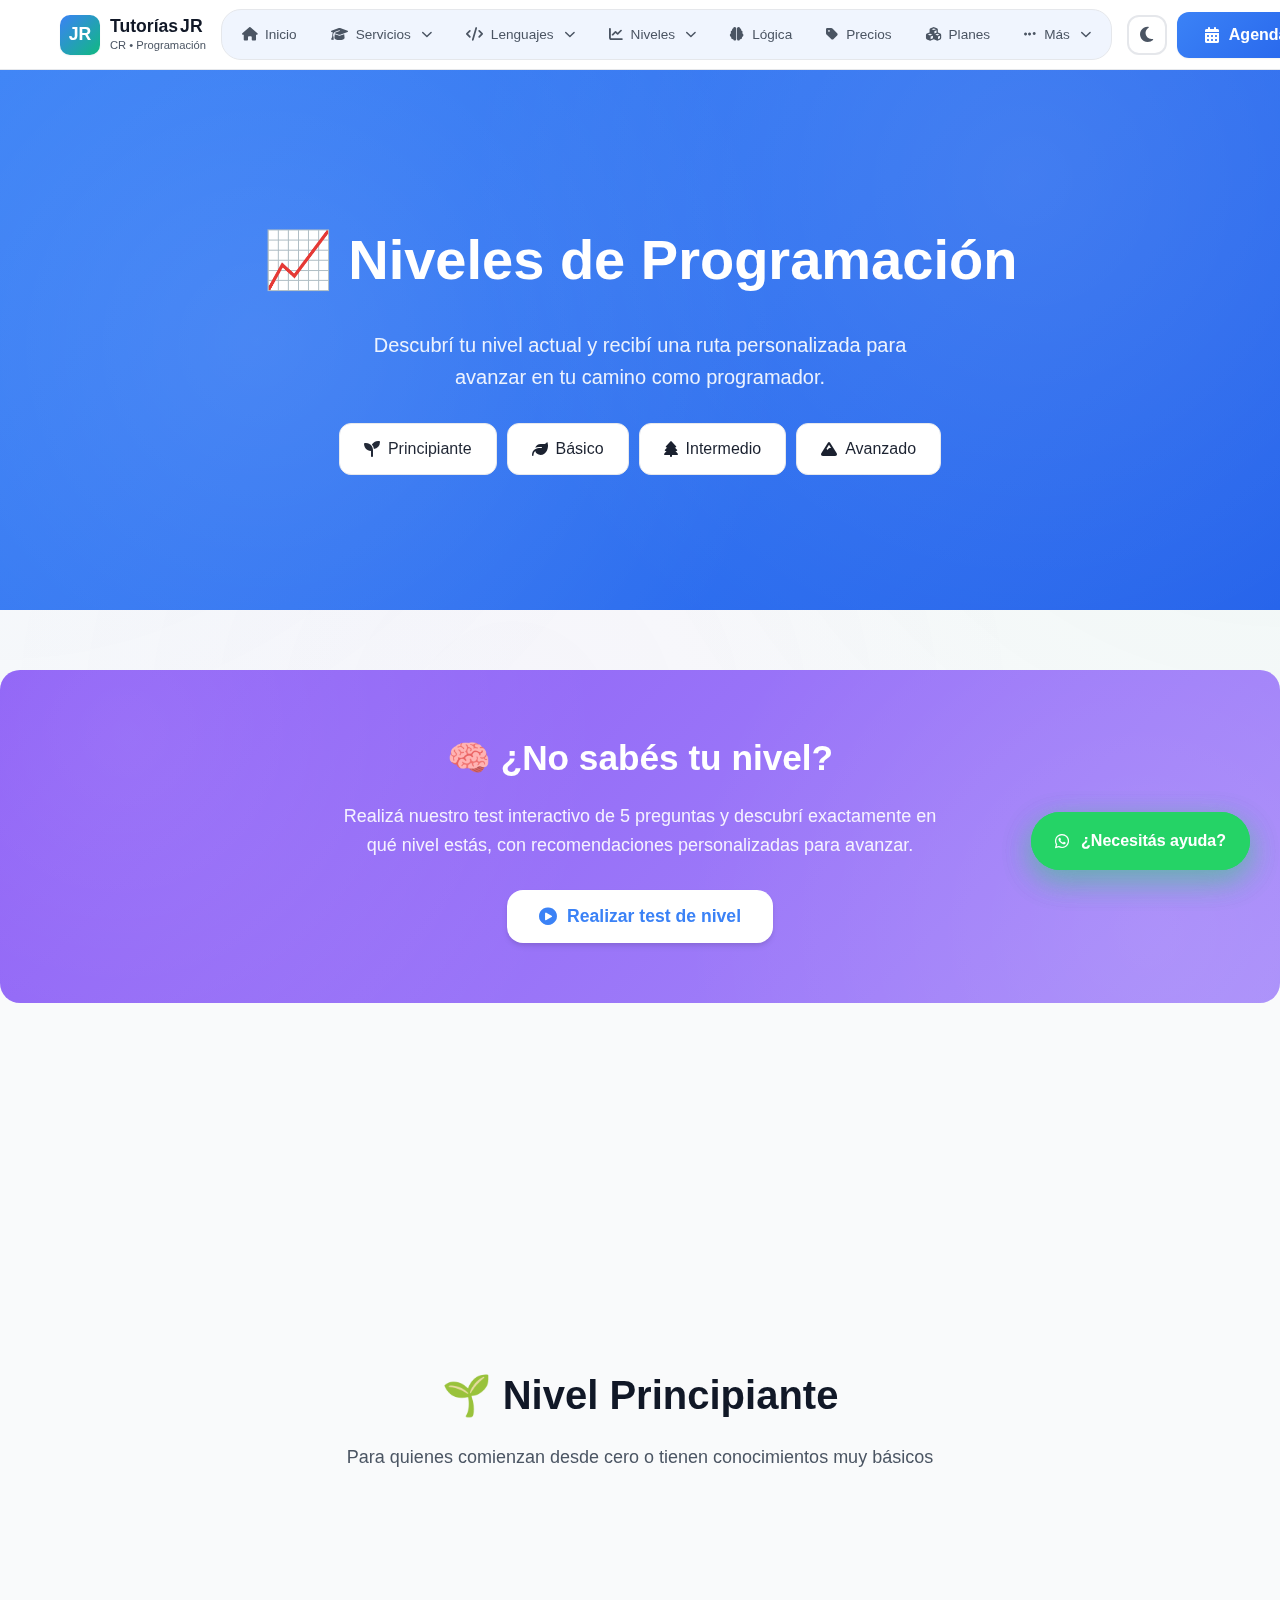
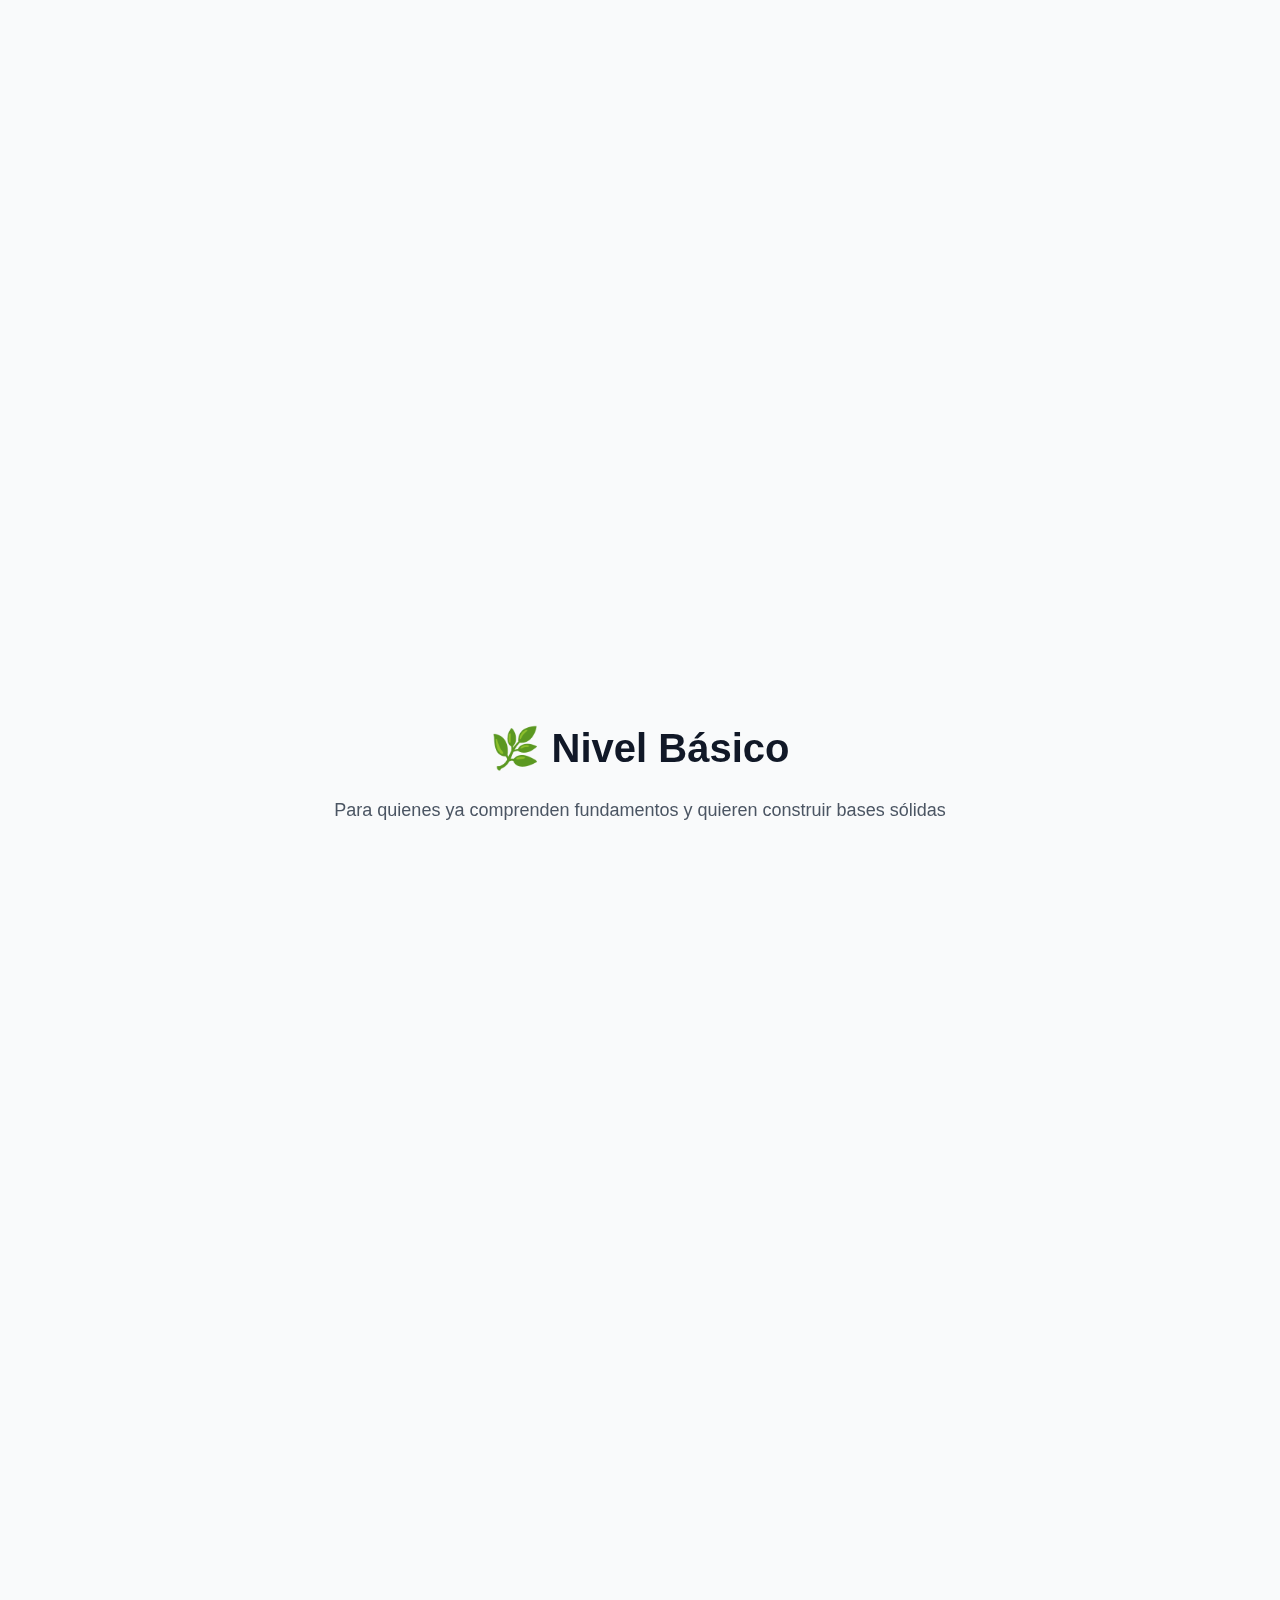
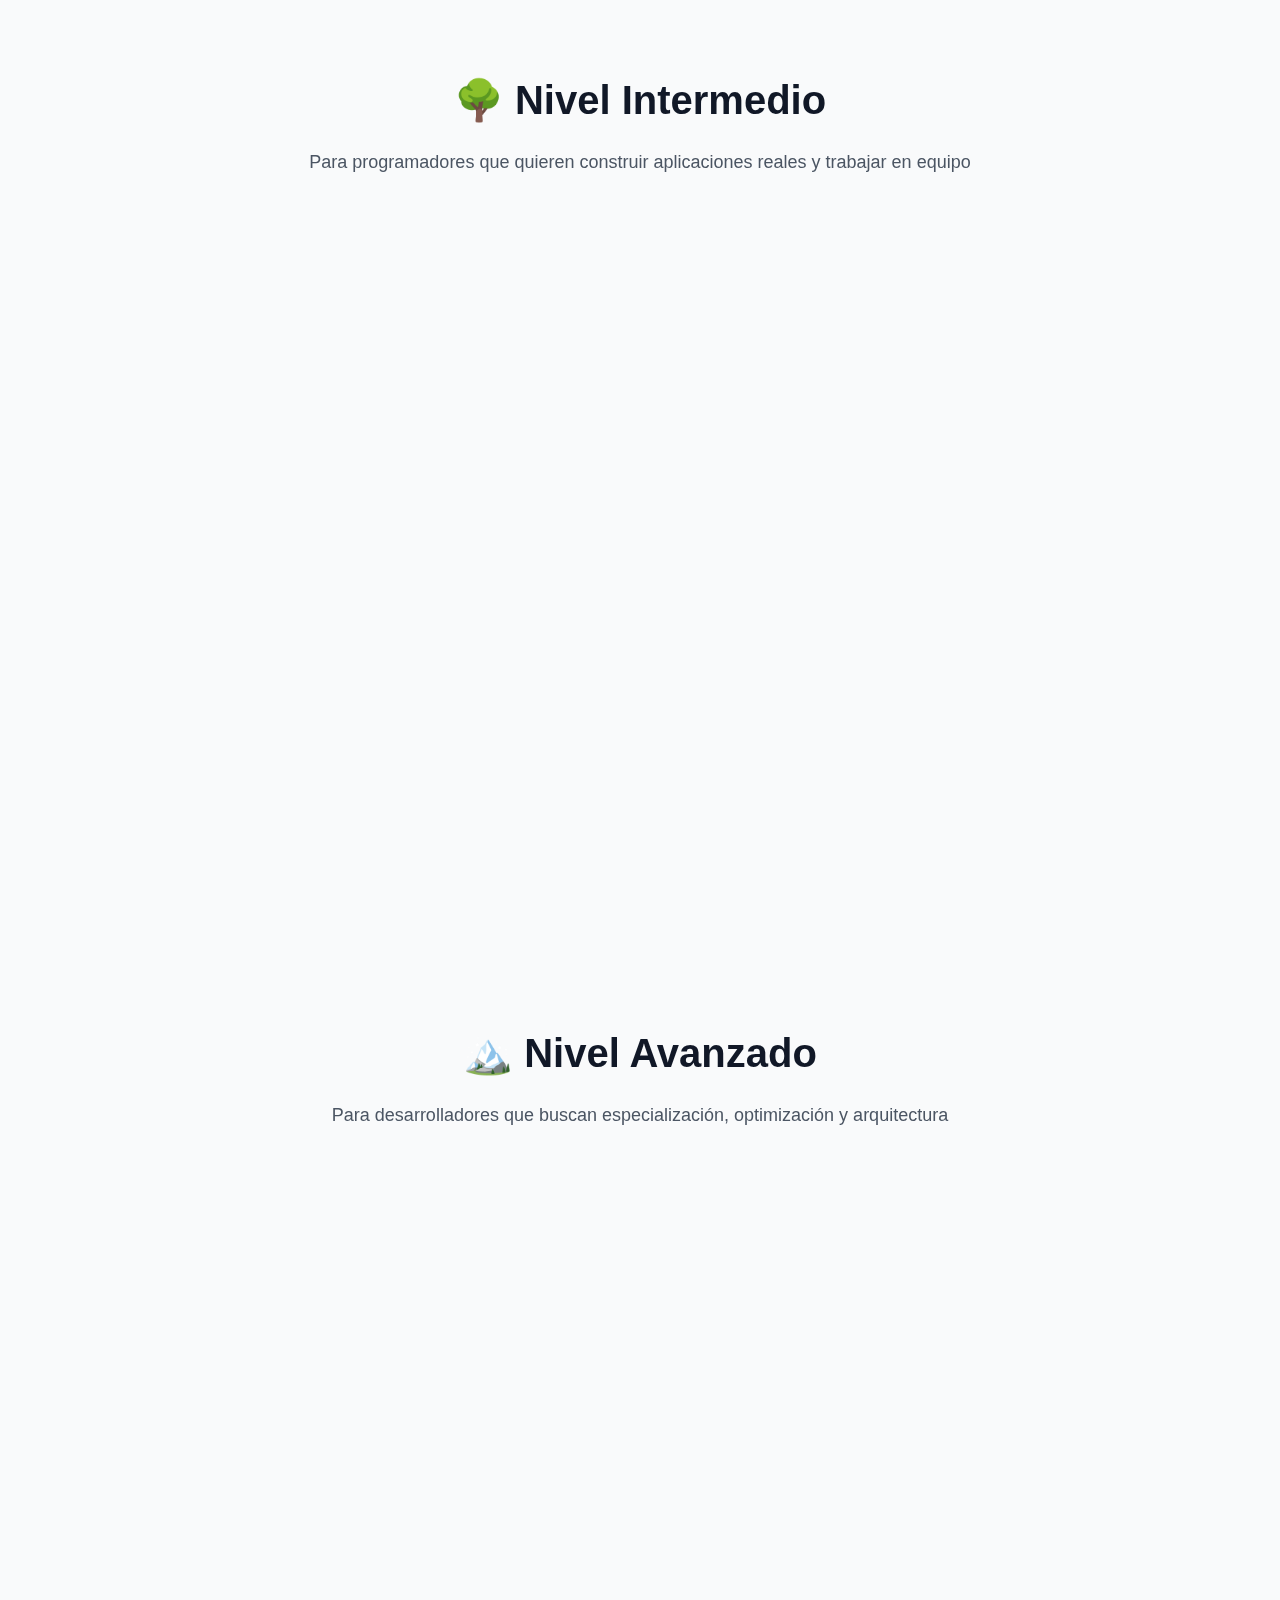
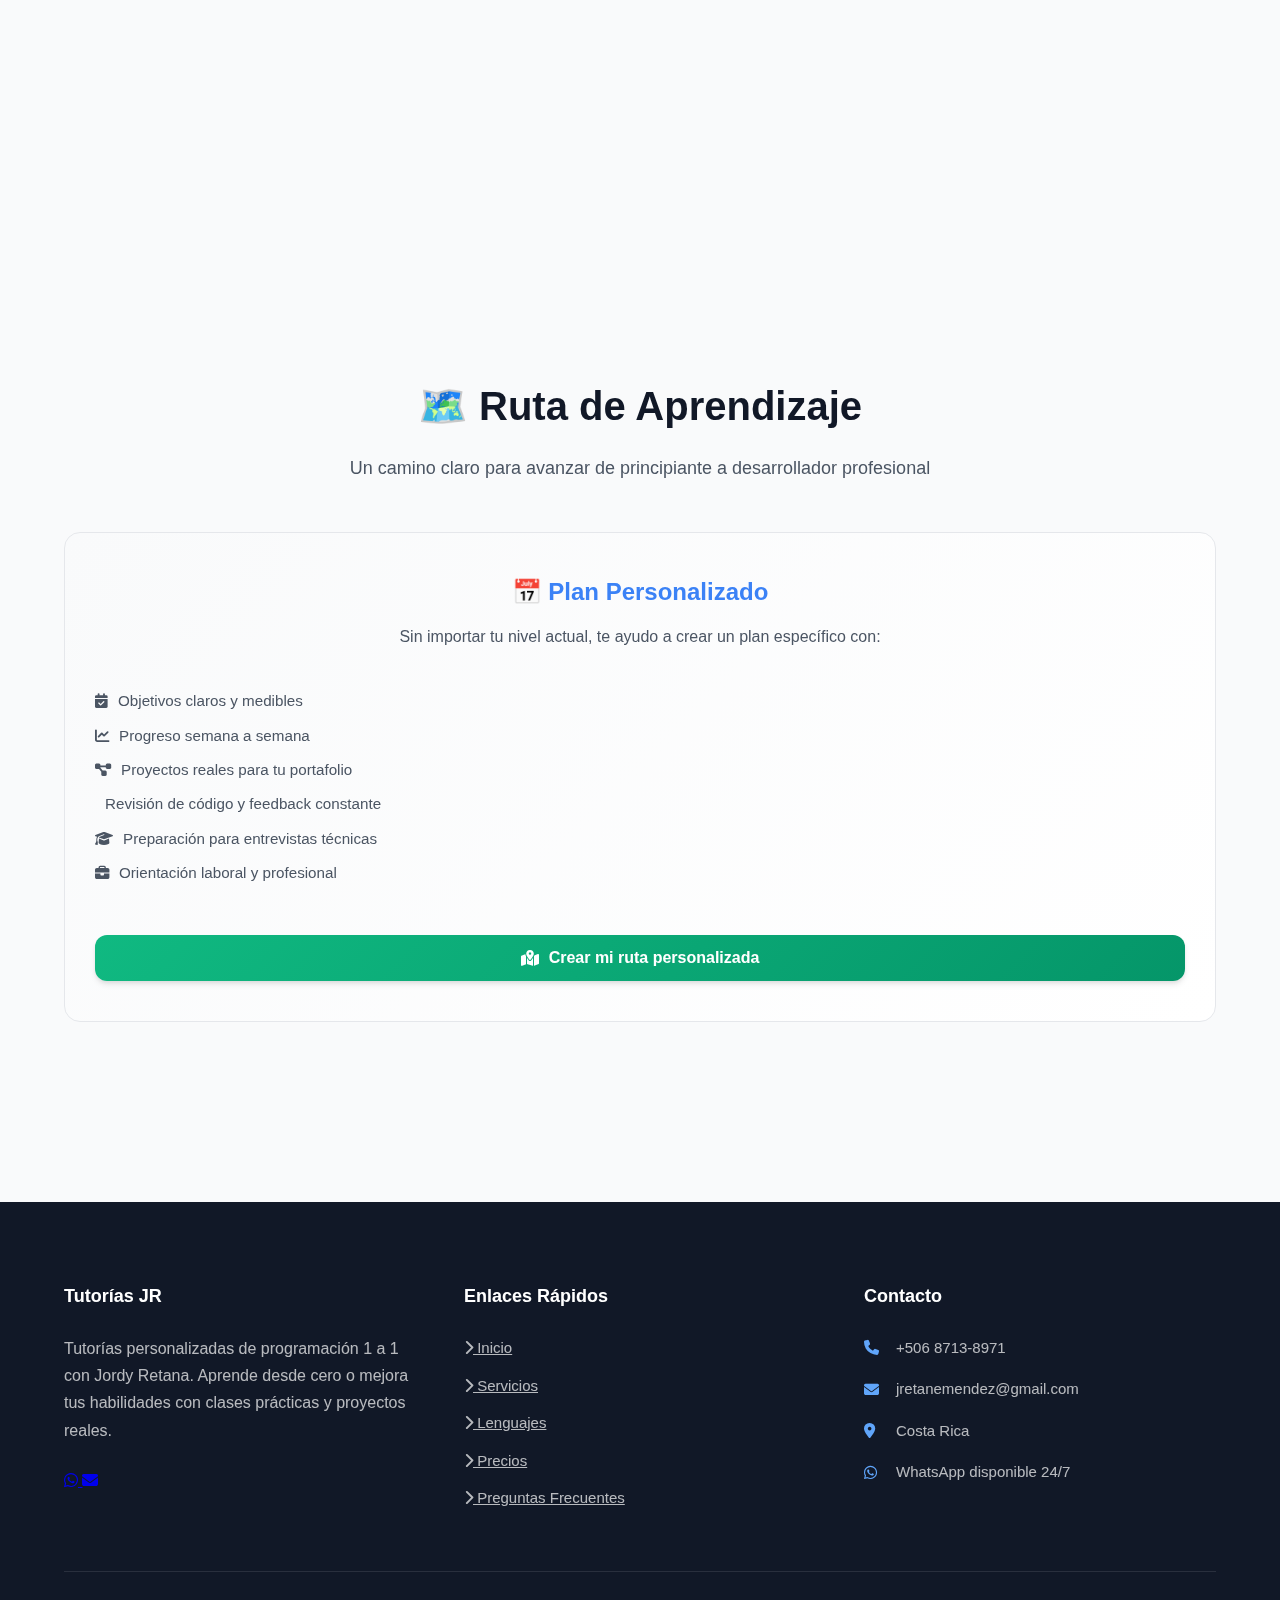
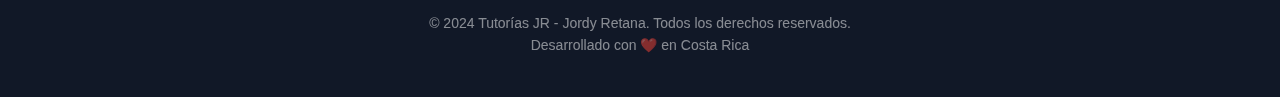
<file: niveles.html>
<!DOCTYPE html>
<html lang="es" data-mode="light">
<head>
    <meta charset="UTF-8">
    <meta name="viewport" content="width=device-width, initial-scale=1.0">
    <title>Niveles de Programación - Tutorías JR</title>
    <meta name="description" content="Descubre tu nivel de programación. Test interactivo para principiantes, intermedios y avanzados. Ruta personalizada de aprendizaje.">
    
    <link rel="apple-touch-icon" sizes="180x180" href="assets/img/favicon/apple-touch-icon.png">
    <link rel="icon" type="image/png" sizes="32x32" href="assets/img/favicon/favicon-32x32.png">
    <link rel="icon" type="image/png" sizes="16x16" href="assets/img/favicon/favicon-16x16.png">
    
    <link rel="stylesheet" href="https://cdnjs.cloudflare.com/ajax/libs/font-awesome/6.4.0/css/all.min.css">
    
    <link rel="stylesheet" href="assets/css/styles.css">
    
    <style>
        .page-hero {
            min-height: 60vh;
            display: flex;
            align-items: center;
            padding: 120px 0 60px;
            background: linear-gradient(135deg, var(--primary) 0%, var(--primary-dark) 100%);
            color: white;
            text-align: center;
            position: relative;
            overflow: hidden;
        }
        
        .page-hero::before {
            content: '';
            position: absolute;
            top: 0;
            left: 0;
            right: 0;
            bottom: 0;
            background: 
                radial-gradient(circle at 20% 50%, rgba(255, 255, 255, 0.1) 0%, transparent 50%),
                radial-gradient(circle at 80% 20%, rgba(255, 255, 255, 0.1) 0%, transparent 50%);
        }
        
        .page-hero h1 {
            font-size: clamp(2.5rem, 5vw, 3.5rem);
            margin-bottom: 1.5rem;
            color: white;
            position: relative;
            z-index: 2;
        }
        
        .page-hero .lead {
            font-size: 1.25rem;
            max-width: 600px;
            margin: 0 auto;
            color: rgba(255, 255, 255, 0.9);
            position: relative;
            z-index: 2;
        }
        
        .levels-grid {
            display: grid;
            grid-template-columns: repeat(auto-fit, minmax(350px, 1fr));
            gap: 30px;
            margin-top: 50px;
        }
        
        .level-card {
            background: var(--card-bg);
            border-radius: var(--radius-lg);
            padding: 40px 30px;
            border: 1px solid var(--border-color);
            transition: var(--transition);
            height: 100%;
            display: flex;
            flex-direction: column;
            position: relative;
            overflow: hidden;
        }
        
        .level-card::before {
            content: '';
            position: absolute;
            top: 0;
            left: 0;
            width: 100%;
            height: 4px;
        }
        
        .level-card[data-level="principiante"]::before {
            background: linear-gradient(to right, #10B981, #059669);
        }
        
        .level-card[data-level="basico"]::before {
            background: linear-gradient(to right, #3B82F6, #2563EB);
        }
        
        .level-card[data-level="intermedio"]::before {
            background: linear-gradient(to right, #8B5CF6, #7C3AED);
        }
        
        .level-card[data-level="avanzado"]::before {
            background: linear-gradient(to right, #EF4444, #DC2626);
        }
        
        .level-card:hover {
            transform: translateY(-10px);
            box-shadow: var(--shadow-lg);
        }
        
        .level-card[data-level="principiante"]:hover {
            border-color: #10B981;
        }
        
        .level-card[data-level="basico"]:hover {
            border-color: #3B82F6;
        }
        
        .level-card[data-level="intermedio"]:hover {
            border-color: #8B5CF6;
        }
        
        .level-card[data-level="avanzado"]:hover {
            border-color: #EF4444;
        }
        
        .level-badge-large {
            width: 80px;
            height: 80px;
            border-radius: var(--radius-lg);
            display: flex;
            align-items: center;
            justify-content: center;
            color: white;
            font-weight: 700;
            font-size: 2rem;
            margin: 0 auto 24px;
            box-shadow: var(--shadow);
            transition: var(--transition);
        }
        
        .level-card:hover .level-badge-large {
            transform: scale(1.1) rotate(10deg);
        }
        
        .level-badge-large.beginner {
            background: linear-gradient(135deg, #10B981, #059669);
        }
        
        .level-badge-large.basic {
            background: linear-gradient(135deg, #3B82F6, #2563EB);
        }
        
        .level-badge-large.intermediate {
            background: linear-gradient(135deg, #8B5CF6, #7C3AED);
        }
        
        .level-badge-large.advanced {
            background: linear-gradient(135deg, #EF4444, #DC2626);
        }
        
        .level-card h3 {
            margin-bottom: 12px;
            font-size: 1.5rem;
            color: var(--text-primary);
            text-align: center;
        }
        
        .level-card p {
            color: var(--text-secondary);
            margin-bottom: 20px;
            line-height: 1.6;
            text-align: center;
            flex-grow: 1;
        }
        
        .level-features {
            list-style: none;
            margin: 20px 0;
            padding: 0;
        }
        
        .level-features li {
            display: flex;
            align-items: center;
            gap: 10px;
            margin-bottom: 10px;
            color: var(--text-secondary);
            font-size: 0.95rem;
        }
        
        .level-features li i {
            font-size: 0.9rem;
        }
        
        .level-features li i.fa-check-circle {
            color: var(--secondary);
        }
        
        .section {
            padding: 100px 0;
        }
        
        .section:nth-child(even) {
            background: var(--gray-50);
        }
        
        .section-header {
            text-align: center;
            max-width: 800px;
            margin: 0 auto 50px;
        }
        
        .section-header h2 {
            font-size: 2.5rem;
            margin-bottom: 1rem;
            color: var(--text-primary);
        }
        
        .section-subtitle {
            font-size: 1.125rem;
            color: var(--text-secondary);
        }
        
        .test-cta {
            background: linear-gradient(135deg, var(--accent), var(--accent-light));
            padding: 60px 40px;
            margin: 60px 0;
            border-radius: var(--radius-xl);
            text-align: center;
            color: white;
            position: relative;
            overflow: hidden;
        }
        
        .test-cta::before {
            content: '';
            position: absolute;
            top: 0;
            left: 0;
            width: 100%;
            height: 100%;
            background: 
                radial-gradient(circle at 10% 20%, rgba(255, 255, 255, 0.1) 0%, transparent 40%),
                radial-gradient(circle at 90% 80%, rgba(255, 255, 255, 0.1) 0%, transparent 40%);
        }
        
        .test-cta-content {
            position: relative;
            z-index: 2;
        }
        
        .test-cta h2 {
            color: white;
            font-size: 2.2rem;
            margin-bottom: 1rem;
        }
        
        .test-cta p {
            color: rgba(255, 255, 255, 0.9);
            max-width: 600px;
            margin: 0 auto 30px;
            font-size: 1.125rem;
            line-height: 1.6;
        }
        
        .test-container {
            display: none;
            background: var(--card-bg);
            border-radius: var(--radius-xl);
            padding: 50px 40px;
            margin: 60px 0;
            border: 1px solid var(--border-color);
            box-shadow: var(--shadow-lg);
        }
        
        .test-container.active {
            display: block;
            animation: slideInUp 0.5s ease-out;
        }
        
        .test-progress {
            height: 8px;
            background: var(--gray-200);
            border-radius: 4px;
            margin-bottom: 40px;
            overflow: hidden;
        }
        
        .test-progress-bar {
            height: 100%;
            background: linear-gradient(to right, var(--primary), var(--secondary));
            border-radius: 4px;
            transition: width 0.3s ease;
            width: 0%;
        }
        
        .test-question {
            font-size: 1.3rem;
            color: var(--text-primary);
            margin-bottom: 30px;
            font-weight: 500;
            line-height: 1.5;
        }
        
        .test-options {
            display: grid;
            grid-template-columns: repeat(auto-fit, minmax(250px, 1fr));
            gap: 15px;
            margin-bottom: 40px;
        }
        
        .test-option {
            padding: 20px;
            background: var(--gray-100);
            border: 2px solid var(--border-color);
            border-radius: var(--radius);
            cursor: pointer;
            transition: var(--transition);
            text-align: center;
            font-weight: 500;
        }
        
        .test-option:hover {
            background: var(--gray-200);
            border-color: var(--primary);
        }
        
        .test-option.selected {
            background: var(--primary);
            color: white;
            border-color: var(--primary);
            transform: scale(1.02);
        }
        
        .test-navigation {
            display: flex;
            justify-content: space-between;
            align-items: center;
        }
        
        .test-results {
            display: none;
            text-align: center;
            padding: 40px;
        }
        
        .test-results.active {
            display: block;
            animation: fadeIn 0.5s ease-out;
        }
        
        .result-icon {
            font-size: 4rem;
            margin-bottom: 20px;
        }
        
        .result-icon.beginner { color: #10B981; }
        .result-icon.basic { color: #3B82F6; }
        .result-icon.intermediate { color: #8B5CF6; }
        .result-icon.advanced { color: #EF4444; }
        
        .test-results h2 {
            font-size: 2.2rem;
            margin-bottom: 10px;
            color: var(--text-primary);
        }
        
        .result-description {
            color: var(--text-secondary);
            max-width: 600px;
            margin: 0 auto 30px;
            font-size: 1.125rem;
            line-height: 1.6;
        }
        
        @keyframes fadeInUp {
            from {
                opacity: 0;
                transform: translateY(30px);
            }
            to {
                opacity: 1;
                transform: translateY(0);
            }
        }
        
        @keyframes slideInUp {
            from {
                opacity: 0;
                transform: translateY(50px);
            }
            to {
                opacity: 1;
                transform: translateY(0);
            }
        }
        
        @keyframes fadeIn {
            from {
                opacity: 0;
            }
            to {
                opacity: 1;
            }
        }
        
        .animate-fade-in {
            animation: fadeInUp 0.6s ease-out forwards;
            opacity: 0;
        }
        
        @media (max-width: 768px) {
            .levels-grid {
                grid-template-columns: 1fr;
            }
            
            .test-options {
                grid-template-columns: 1fr;
            }
            
            .page-hero {
                padding: 100px 0 40px;
            }
            
            .section {
                padding: 60px 0;
            }
            
            .test-container {
                padding: 30px 20px;
            }
        }
        
        .level-nav {
            display: flex;
            justify-content: center;
            gap: 10px;
            margin: 30px 0 50px;
            flex-wrap: wrap;
        }
        
        .level-nav a {
            display: flex;
            align-items: center;
            gap: 8px;
            padding: 12px 24px;
            background: var(--card-bg);
            color: var(--text-primary);
            text-decoration: none;
            border-radius: var(--radius);
            border: 1px solid var(--border-color);
            transition: var(--transition);
            font-weight: 500;
        }
        
        .level-nav a:hover {
            background: var(--primary);
            color: white;
            border-color: var(--primary);
            transform: translateY(-2px);
        }
    </style>
</head>
<body data-page="niveles">
    <div data-include="partials/header.html"></div>
    
    <section class="page-hero" id="niveles">
        <div class="container">
            <h1>📈 Niveles de Programación</h1>
            <p class="lead">
                Descubrí tu nivel actual y recibí una ruta personalizada para avanzar 
                en tu camino como programador.
            </p>
            
            <div class="level-nav">
                <a href="#principiante">
                    <i class="fas fa-seedling"></i> Principiante
                </a>
                <a href="#basico">
                    <i class="fas fa-leaf"></i> Básico
                </a>
                <a href="#intermedio">
                    <i class="fas fa-tree"></i> Intermedio
                </a>
                <a href="#avanzado">
                    <i class="fas fa-mountain"></i> Avanzado
                </a>
            </div>
        </div>
    </section>
    
    <div class="test-cta">
        <div class="container">
            <div class="test-cta-content">
                <h2>🧠 ¿No sabés tu nivel?</h2>
                <p>
                    Realizá nuestro test interactivo de 5 preguntas y descubrí exactamente 
                    en qué nivel estás, con recomendaciones personalizadas para avanzar.
                </p>
                <button class="btn btn-light btn-lg" id="startTest">
                    <i class="fas fa-play-circle"></i> Realizar test de nivel
                </button>
            </div>
        </div>
    </div>
    
    <section class="section">
        <div class="container">
            <div class="test-container" id="testContainer">
            </div>
        </div>
    </section>
    
    <section class="section" id="principiante">
        <div class="container">
            <div class="section-header">
                <h2>🌱 Nivel Principiante</h2>
                <p class="section-subtitle">
                    Para quienes comienzan desde cero o tienen conocimientos muy básicos
                </p>
            </div>
            
            <div class="levels-grid">
                <div class="level-card animate-fade-in" data-level="principiante">
                    <div class="level-badge-large beginner">1</div>
                    <h3>Principiante Absoluto</h3>
                    <p>
                        Si nunca has programado o has intentado pero te sientes perdido. 
                        Te guío desde los conceptos más básicos.
                    </p>
                    
                    <ul class="level-features">
                        <li><i class="fas fa-check-circle"></i> Introducción a la lógica computacional</li>
                        <li><i class="fas fa-check-circle"></i> Variables, tipos de datos y operadores</li>
                        <li><i class="fas fa-check-circle"></i> Estructuras de control (if/else)</li>
                        <li><i class="fas fa-check-circle"></i> Bucles (for/while)</li>
                        <li><i class="fas fa-check-circle"></i> Funciones básicas</li>
                        <li><i class="fas fa-check-circle"></i> Primeros mini-proyectos guiados</li>
                    </ul>
                    
                    <div style="margin-top: auto; padding-top: 20px;">
                        <button class="btn btn-primary btn-block" onclick="openLevelModal('principiante', 'Principiante Absoluto')">
                            <i class="fas fa-graduation-cap"></i> Empezar desde cero
                        </button>
                    </div>
                </div>
            </div>
        </div>
    </section>
    
    <section class="section" id="basico" style="background: var(--gray-50);">
        <div class="container">
            <div class="section-header">
                <h2>🌿 Nivel Básico</h2>
                <p class="section-subtitle">
                    Para quienes ya comprenden fundamentos y quieren construir bases sólidas
                </p>
            </div>
            
            <div class="levels-grid">
                <div class="level-card animate-fade-in" data-level="basico">
                    <div class="level-badge-large basic">2</div>
                    <h3>Desarrollador Básico</h3>
                    <p>
                        Ya entiendes lo básico pero necesitas estructurar mejor tu conocimiento 
                        y comenzar proyectos más complejos.
                    </p>
                    
                    <ul class="level-features">
                        <li><i class="fas fa-check-circle"></i> Programación Orientada a Objetos (POO)</li>
                        <li><i class="fas fa-check-circle"></i> Estructuras de datos (arrays, listas, diccionarios)</li>
                        <li><i class="fas fa-check-circle"></i> Manejo de errores y excepciones</li>
                        <li><i class="fas fa-check-circle"></i> Introducción a algoritmos básicos</li>
                        <li><i class="fas fa-check-circle"></i> Archivos y entrada/salida básica</li>
                        <li><i class="fas fa-check-circle"></i> Proyectos integradores pequeños</li>
                    </ul>
                    
                    <div style="margin-top: auto; padding-top: 20px;">
                        <button class="btn btn-primary btn-block" onclick="openLevelModal('basico', 'Nivel Básico')">
                            <i class="fas fa-layer-group"></i> Fortalecer fundamentos
                        </button>
                    </div>
                </div>
            </div>
        </div>
    </section>
    
    <section class="section" id="intermedio">
        <div class="container">
            <div class="section-header">
                <h2>🌳 Nivel Intermedio</h2>
                <p class="section-subtitle">
                    Para programadores que quieren construir aplicaciones reales y trabajar en equipo
                </p>
            </div>
            
            <div class="levels-grid">
                <div class="level-card animate-fade-in" data-level="intermedio">
                    <div class="level-badge-large intermediate">3</div>
                    <h3>Desarrollador Intermedio</h3>
                    <p>
                        Puedes crear aplicaciones funcionales pero quieres aprender 
                        mejores prácticas y patrones de diseño.
                    </p>
                    
                    <ul class="level-features">
                        <li><i class="fas fa-check-circle"></i> Patrones de diseño básicos</li>
                        <li><i class="fas fa-check-circle"></i> Bases de datos y SQL</li>
                        <li><i class="fas fa-check-circle"></i> Desarrollo de APIs REST</li>
                        <li><i class="fas fa-check-circle"></i> Testing (unit tests, integration tests)</li>
                        <li><i class="fas fa-check-circle"></i> Control de versiones (Git avanzado)</li>
                        <li><i class="fas fa-check-circle"></i> Proyectos completos de principio a fin</li>
                    </ul>
                    
                    <div style="margin-top: auto; padding-top: 20px;">
                        <button class="btn btn-primary btn-block" onclick="openLevelModal('intermedio', 'Nivel Intermedio')">
                            <i class="fas fa-project-diagram"></i> Proyectos profesionales
                        </button>
                    </div>
                </div>
            </div>
        </div>
    </section>
    
    <section class="section" id="avanzado" style="background: var(--gray-50);">
        <div class="container">
            <div class="section-header">
                <h2>🏔️ Nivel Avanzado</h2>
                <p class="section-subtitle">
                    Para desarrolladores que buscan especialización, optimización y arquitectura
                </p>
            </div>
            
            <div class="levels-grid">
                <div class="level-card animate-fade-in" data-level="avanzado">
                    <div class="level-badge-large advanced">4</div>
                    <h3>Desarrollador Avanzado</h3>
                    <p>
                        Eres un programador experimentado que busca dominar arquitecturas complejas, 
                        optimización y liderazgo técnico.
                    </p>
                    
                    <ul class="level-features">
                        <li><i class="fas fa-check-circle"></i> Arquitecturas de software (microservicios, clean architecture)</li>
                        <li><i class="fas fa-check-circle"></i> Performance y optimización avanzada</li>
                        <li><i class="fas fa-check-circle"></i> Seguridad informática y buenas prácticas</li>
                        <li><i class="fas fa-check-circle"></i> DevOps básico (CI/CD, Docker, despliegue)</li>
                        <li><i class="fas fa-check-circle"></i> Code review y mentoring</li>
                        <li><i class="fas fa-check-circle"></i> Sistemas distribuidos y escalabilidad</li>
                    </ul>
                    
                    <div style="margin-top: auto; padding-top: 20px;">
                        <button class="btn btn-primary btn-block" onclick="openLevelModal('avanzado', 'Nivel Avanzado')">
                            <i class="fas fa-user-tie"></i> Especialización avanzada
                        </button>
                    </div>
                </div>
            </div>
        </div>
    </section>
    
    <section class="section">
        <div class="container">
            <div class="section-header">
                <h2>🗺️ Ruta de Aprendizaje</h2>
                <p class="section-subtitle">
                    Un camino claro para avanzar de principiante a desarrollador profesional
                </p>
            </div>
            
            <div class="levels-grid">
                <div class="level-card" style="background: linear-gradient(135deg, var(--gray-50), var(--card-bg));">
                    <h3 style="color: var(--primary);">📅 Plan Personalizado</h3>
                    <p>
                        Sin importar tu nivel actual, te ayudo a crear un plan específico con:
                    </p>
                    
                    <ul class="level-features">
                        <li><i class="fas fa-calendar-check"></i> Objetivos claros y medibles</li>
                        <li><i class="fas fa-chart-line"></i> Progreso semana a semana</li>
                        <li><i class="fas fa-project-diagram"></i> Proyectos reales para tu portafolio</li>
                        <li><i class="fas fa-code-review"></i> Revisión de código y feedback constante</li>
                        <li><i class="fas fa-graduation-cap"></i> Preparación para entrevistas técnicas</li>
                        <li><i class="fas fa-briefcase"></i> Orientación laboral y profesional</li>
                    </ul>
                    
                    <div style="margin-top: auto; padding-top: 20px;">
                        <button class="btn btn-secondary btn-block" onclick="openRouteModal()">
                            <i class="fas fa-map-marked-alt"></i> Crear mi ruta personalizada
                        </button>
                    </div>
                </div>
            </div>
        </div>
    </section>
    
    <div data-include="partials/footer.html"></div>
    
    <div class="modal" id="levelModal">
        <div class="modal-content">
            <div class="modal-header">
                <h3 id="levelModalTitle"><i class="fas fa-graduation-cap"></i> Tutoría Personalizada</h3>
                <button class="modal-close">
                    <i class="fas fa-times"></i>
                </button>
            </div>
            
            <div class="modal-body">
                <p id="levelModalDescription" style="color: var(--text-secondary); margin-bottom: 20px;">
                    Completa el formulario para coordinar sesiones adaptadas a tu nivel.
                </p>
                
                <form id="levelForm">
                    <input type="hidden" id="selectedLevel" name="level_type" value="">
                    <input type="hidden" id="selectedLevelName" name="level_name" value="">
                    
                    <input type="hidden" name="_subject" value="Solicitud de Tutoría - Tutorías JR">
                    <input type="hidden" name="_format" value="plain">
                    <input type="text" name="_gotcha" style="display:none">
                    
                    <div class="form-group">
                        <label for="levelName">
                            <i class="fas fa-user"></i> Nombre completo
                        </label>
                        <input type="text" id="levelName" name="name" placeholder="Tu nombre completo" required>
                    </div>
                    
                    <div class="form-group">
                        <label for="levelEmail">
                            <i class="fas fa-envelope"></i> Correo electrónico
                        </label>
                        <input type="email" id="levelEmail" name="email" placeholder="correo@ejemplo.com" required>
                    </div>
                    
                    <div class="form-group">
                        <label for="levelPhone">
                            <i class="fas fa-phone"></i> Teléfono / WhatsApp
                        </label>
                        <input type="tel" id="levelPhone" name="phone" placeholder="+506 0000 0000" required>
                    </div>
                    
                    <div class="form-group">
                        <label for="levelCurrent">
                            <i class="fas fa-chart-line"></i> Nivel actual (según test o autoevaluación)
                        </label>
                        <select id="levelCurrent" name="current_level" required>
                            <option value="" disabled selected>Selecciona tu nivel</option>
                            <option value="principiante">Principiante (nivel 1)</option>
                            <option value="basico">Básico (nivel 2)</option>
                            <option value="intermedio">Intermedio (nivel 3)</option>
                            <option value="avanzado">Avanzado (nivel 4)</option>
                            <option value="no-se">No sé, necesito evaluación</option>
                        </select>
                    </div>
                    
                    <div class="form-group">
                        <label for="levelLanguage">
                            <i class="fas fa-code"></i> Lenguaje/tecnología de interés
                        </label>
                        <select id="levelLanguage" name="language" required>
                            <option value="" disabled selected>Selecciona un lenguaje</option>
                            <option value="python">Python</option>
                            <option value="javascript">JavaScript</option>
                            <option value="java">Java</option>
                            <option value="csharp">C# .NET</option>
                            <option value="htmlcss">HTML/CSS</option>
                            <option value="sql">SQL / Bases de datos</option>
                            <option value="react">React</option>
                            <option value="node">Node.js</option>
                            <option value="otros">Otro (especificar en mensaje)</option>
                        </select>
                    </div>
                    
                    <div class="form-group">
                        <label for="levelMessage">
                            <i class="fas fa-comment"></i> ¿Qué querés lograr con las tutorías?
                        </label>
                        <textarea id="levelMessage" name="message" rows="4" placeholder="Describí tus objetivos de aprendizaje, proyectos que tenés en mente, etc..."></textarea>
                    </div>
                    
                    <div class="modal-footer">
                        <button type="submit" class="btn btn-primary btn-block">
                            <i class="fas fa-paper-plane"></i> Solicitar plan personalizado
                        </button>
                        <small style="color: var(--text-secondary); text-align: center; display: block; margin-top: 10px;">
                            <i class="fas fa-lock"></i> Tus datos están seguros y nunca serán compartidos
                        </small>
                    </div>
                </form>
            </div>
        </div>
    </div>
    
    <div class="modal" id="routeModal">
        <div class="modal-content">
            <div class="modal-header">
                <h3><i class="fas fa-map-marked-alt"></i> Ruta de Aprendizaje Personalizada</h3>
                <button class="modal-close">
                    <i class="fas fa-times"></i>
                </button>
            </div>
            
            <div class="modal-body">
                <p style="color: var(--text-secondary); margin-bottom: 20px;">
                    Diseñemos juntos un plan específico para alcanzar tus metas de programación. 
                    Contame sobre tus objetivos y creo una ruta paso a paso.
                </p>
                
                <form id="routeForm">
                    <input type="hidden" name="form_type" value="ruta_aprendizaje">
                    <input type="hidden" name="level_name" value="Ruta Personalizada">
                    
                    <input type="hidden" name="_subject" value="Ruta de Aprendizaje - Tutorías JR">
                    <input type="hidden" name="_format" value="plain">
                    <input type="text" name="_gotcha" style="display:none">
                    
                    <div class="form-group">
                        <label for="routeName">
                            <i class="fas fa-user"></i> Nombre completo
                        </label>
                        <input type="text" id="routeName" name="name" placeholder="Tu nombre completo" required>
                    </div>
                    
                    <div class="form-group">
                        <label for="routeEmail">
                            <i class="fas fa-envelope"></i> Correo electrónico
                        </label>
                        <input type="email" id="routeEmail" name="email" placeholder="correo@ejemplo.com" required>
                    </div>
                    
                    <div class="form-group">
                        <label for="routePhone">
                            <i class="fas fa-phone"></i> Teléfono / WhatsApp
                        </label>
                        <input type="tel" id="routePhone" name="phone" placeholder="+506 0000 0000" required>
                    </div>
                    
                    <div class="form-group">
                        <label for="routeExperience">
                            <i class="fas fa-history"></i> ¿Cuánta experiencia tenés programando?
                        </label>
                        <select id="routeExperience" name="experience" required>
                            <option value="" disabled selected>Selecciona tu experiencia</option>
                            <option value="ninguna">Ninguna (quiero empezar de cero)</option>
                            <option value="menos-6">Menos de 6 meses</option>
                            <option value="6-12">6 meses a 1 año</option>
                            <option value="1-2">1 a 2 años</option>
                            <option value="mas-2">Más de 2 años</option>
                        </select>
                    </div>
                    
                    <div class="form-group">
                        <label for="routeGoal">
                            <i class="fas fa-bullseye"></i> Tu objetivo principal
                        </label>
                        <select id="routeGoal" name="goal" required>
                            <option value="" disabled selected>¿Qué querés lograr?</option>
                            <option value="empleo">Conseguir trabajo como programador</option>
                            <option value="freelance">Trabajar como freelancer</option>
                            <option value="emprendimiento">Desarrollar mi propio emprendimiento</option>
                            <option value="carrera">Avanzar en mi carrera profesional</option>
                            <option value="hobby">Programar como hobby/proyectos personales</option>
                        </select>
                    </div>
                    
                    <div class="form-group">
                        <label for="routeTime">
                            <i class="fas fa-clock"></i> ¿Cuántas horas semanales podés dedicar?
                        </label>
                        <select id="routeTime" name="weekly_hours" required>
                            <option value="" disabled selected>Selecciona disponibilidad</option>
                            <option value="1-5">1-5 horas por semana</option>
                            <option value="5-10">5-10 horas por semana</option>
                            <option value="10-20">10-20 horas por semana</option>
                            <option value="mas-20">Más de 20 horas por semana</option>
                        </select>
                    </div>
                    
                    <div class="form-group">
                        <label for="routeMessage">
                            <i class="fas fa-comment-dots"></i> Contame más sobre tus metas
                        </label>
                        <textarea id="routeMessage" name="message" rows="4" placeholder="¿Hay algún área específica que te interese? ¿Proyectos que querés desarrollar? ¿Algún plazo que tengas en mente?"></textarea>
                    </div>
                    
                    <div class="modal-footer">
                        <button type="submit" class="btn btn-primary btn-block">
                            <i class="fas fa-paper-plane"></i> Diseñar mi ruta personalizada
                        </button>
                        <small style="color: var(--text-secondary); text-align: center; display: block; margin-top: 10px;">
                            <i class="fas fa-clock"></i> Te enviaré un plan detallado en menos de 24 horas
                        </small>
                    </div>
                </form>
            </div>
        </div>
    </div>
    
    <div class="whatsapp-float">
        <a href="https://wa.me/50687138971" class="whatsapp-button" target="_blank">
            <i class="fab fa-whatsapp"></i>
            <span>¿Necesitás ayuda?</span>
        </a>
    </div>
    
    <button class="back-to-top" id="backToTop">
        <i class="fas fa-chevron-up"></i>
    </button>
    
    <div class="toast-container"></div>
    
    <script src="assets/js/app.js"></script>
    
    <script src="assets/js/formspree-service.js"></script>
    
    <script>
        const LEVELS_CONFIG = {
            principiante: {
                title: "🌱 Tutoría para Principiantes",
                description: "¡Perfecto para empezar! Te guiaré desde cero con paciencia y ejercicios prácticos. Construiremos una base sólida paso a paso."
            },
            basico: {
                title: "🌿 Fortalecimiento de Fundamentos",
                description: "Profundicemos en los conceptos esenciales y construyamos proyectos más complejos para consolidar tu aprendizaje."
            },
            intermedio: {
                title: "🌳 Desarrollo de Proyectos Reales",
                description: "Trabajaremos en aplicaciones completas, aprenderemos buenas prácticas y prepararemos tu portafolio profesional."
            },
            avanzado: {
                title: "🏔️ Especialización Avanzada",
                description: "Enfocaremos en arquitectura, optimización y problemas complejos. Para programadores que buscan excelencia técnica."
            }
        };
        
        let testResultLevel = null;
        
        function showMessage(message, type = 'info') {
            console.log(`📢 ${type.toUpperCase()}: ${message}`);
            
            if (window.TutoriasJR && typeof window.TutoriasJR.showToast === 'function') {
                window.TutoriasJR.showToast(message, type);
                return;
            }
            
            const toastContainer = document.querySelector('.toast-container');
            if (toastContainer && type !== 'loading') {
                const toast = document.createElement('div');
                toast.className = `toast toast-${type}`;
                toast.innerHTML = `
                    <div style="display: flex; align-items: center; gap: 10px;">
                        <i class="fas fa-${type === 'success' ? 'check-circle' : type === 'error' ? 'exclamation-circle' : 'info-circle'}"></i>
                        <span>${message}</span>
                    </div>
                    <button class="toast-close">
                        <i class="fas fa-times"></i>
                    </button>
                `;
                
                toastContainer.appendChild(toast);
                
                setTimeout(() => {
                    toast.remove();
                }, 5000);
                
                toast.querySelector('.toast-close').addEventListener('click', () => {
                    toast.remove();
                });
                
                return;
            }
            
            if (type === 'error') {
                alert('❌ ' + message);
            } else if (type === 'success') {
                alert('✅ ' + message);
            } else {
                alert('ℹ️ ' + message);
            }
        }
        
        function openModalSafe(modalId) {
            const modal = document.getElementById(modalId);
            if (modal) {
                modal.style.display = 'flex';
                setTimeout(() => {
                    modal.classList.add('active');
                    document.body.style.overflow = 'hidden';
                }, 10);
            }
        }
        
        function openLevelModal(levelType, levelName) {
            const levelConfig = LEVELS_CONFIG[levelType] || LEVELS_CONFIG.principiante;
            
            document.getElementById('levelModalTitle').innerHTML = 
                `<i class="fas fa-graduation-cap"></i> ${levelConfig.title}`;
            document.getElementById('levelModalDescription').textContent = levelConfig.description;
            
            document.getElementById('selectedLevel').value = levelType;
            document.getElementById('selectedLevelName').value = levelName;
            
            document.querySelector('#levelForm input[name="_subject"]').value = 
                `Nivel ${levelName} - Tutorías JR`;
            
            openModalSafe('levelModal');
        }
        
        function openRouteModal() {
            openModalSafe('routeModal');
        }
        
        const levelTest = {
            questions: [
                {
                    id: 1,
                    question: "¿Cómo describirías tu experiencia con programación?",
                    options: [
                        { text: "Nunca he programado o solo he visto videos", value: "principiante", points: 1 },
                        { text: "He hecho ejercicios básicos y entiendo variables", value: "basico", points: 2 },
                        { text: "Puedo crear programas pequeños funcionales", value: "intermedio", points: 3 },
                        { text: "He desarrollado proyectos completos", value: "avanzado", points: 4 }
                    ]
                },
                {
                    id: 2,
                    question: "¿Cómo manejas los errores en tu código?",
                    options: [
                        { text: "No sé cómo depurar, me frustro y empiezo de nuevo", value: "principiante", points: 1 },
                        { text: "Uso console.log() para ver qué pasa", value: "basico", points: 2 },
                        { text: "Utilizo herramientas de depuración y leo mensajes de error", value: "intermedio", points: 3 },
                        { text: "Implemento manejo de excepciones y logging profesional", value: "avanzado", points: 4 }
                    ]
                },
                {
                    id: 3,
                    question: "¿Qué experiencia tienes con bases de datos?",
                    options: [
                        { text: "No sé qué es una base de datos", value: "principiante", points: 1 },
                        { text: "He hecho consultas SELECT simples", value: "basico", points: 2 },
                        { text: "Puedo hacer JOINs y manejar relaciones básicas", value: "intermedio", points: 3 },
                        { text: "Diseño esquemas y optimizo consultas complejas", value: "avanzado", points: 4 }
                    ]
                },
                {
                    id: 4,
                    question: "¿Cómo estructuras tus proyectos?",
                    options: [
                        { text: "Todo en un solo archivo", value: "principiante", points: 1 },
                        { text: "Separo en funciones y algunos archivos", value: "basico", points: 2 },
                        { text: "Uso módulos y sigo alguna estructura básica", value: "intermedio", points: 3 },
                        { text: "Aplico patrones de diseño y arquitecturas", value: "avanzado", points: 4 }
                    ]
                },
                {
                    id: 5,
                    question: "¿Qué experiencia tienes trabajando en equipo?",
                    options: [
                        { text: "Siempre he programado solo", value: "principiante", points: 1 },
                        { text: "He compartido código por correo/chat", value: "basico", points: 2 },
                        { text: "Uso Git para control de versiones", value: "intermedio", points: 3 },
                        { text: "Sigo metodologías ágiles y hago code reviews", value: "avanzado", points: 4 }
                    ]
                }
            ],
            
            results: {
                principiante: {
                    title: "🌱 Principiante",
                    description: "¡Perfecto para empezar! Tenés la oportunidad de construir bases sólidas desde cero. Recomiendo comenzar con lógica de programación y un lenguaje amigable como Python.",
                    icon: "fas fa-seedling",
                    recommendation: "Iniciar con sesiones de fundamentos, ejercicios prácticos guiados y mini-proyectos para ganar confianza."
                },
                basico: {
                    title: "🌿 Nivel Básico",
                    description: "¡Buen trabajo! Ya tenés los fundamentos. Ahora es momento de fortalecerlos y comenzar proyectos más estructurados. Podés profundizar en POO y estructuras de datos.",
                    icon: "fas fa-leaf",
                    recommendation: "Enfocarse en proyectos pequeños pero completos, aprender buenas prácticas y consolidar conocimientos."
                },
                intermedio: {
                    title: "🌳 Nivel Intermedio",
                    description: "¡Excelente progreso! Estás listo para proyectos reales. Podemos trabajar en APIs, bases de datos y comenzar con patrones de diseño y testing.",
                    icon: "fas fa-tree",
                    recommendation: "Desarrollar proyectos completos, aprender sobre arquitectura y prepararte para trabajo en equipo."
                },
                avanzado: {
                    title: "🏔️ Nivel Avanzado",
                    description: "¡Impresionante! Eres un programador experimentado. Podemos enfocarnos en especialización, optimización, arquitecturas avanzadas y liderazgo técnico.",
                    icon: "fas fa-mountain",
                    recommendation: "Especialización en áreas específicas, arquitecturas complejas, performance y mentoría."
                }
            }
        };

        let currentQuestion = 0;
        let userAnswers = [];
        let totalPoints = 0;

        async function loadIncludes() {
            const includes = document.querySelectorAll('[data-include]');
            
            for (const element of includes) {
                try {
                    const file = element.getAttribute('data-include');
                    const response = await fetch(file);
                    
                    if (!response.ok) throw new Error(`HTTP error! status: ${response.status}`);
                    
                    const html = await response.text();
                    element.innerHTML = html;
                    element.removeAttribute('data-include');
                    
                } catch (error) {
                    console.error(`Error cargando ${element.getAttribute('data-include')}:`, error);
                    element.innerHTML = `
                        <div style="background: #fef2f2; border: 2px dashed #dc2626; padding: 20px; border-radius: 8px; text-align: center;">
                            <i class="fas fa-exclamation-triangle" style="color: #dc2626; font-size: 2rem; margin-bottom: 10px;"></i>
                            <p style="color: #7f1d1d; margin: 0;">
                                Error cargando componente. Por favor recarga la página.
                            </p>
                        </div>
                    `;
                }
            }
            
            setTimeout(() => {
                if (window.TutoriasJR && typeof window.TutoriasJR.init === 'function') {
                    window.TutoriasJR.init();
                    
                    const levelCards = document.querySelectorAll('.level-card');
                    levelCards.forEach((card, index) => {
                        setTimeout(() => {
                            card.classList.add('animate-fade-in');
                        }, index * 150);
                    });
                    
                    document.querySelectorAll('a[href^="#"]').forEach(anchor => {
                        anchor.addEventListener('click', function(e) {
                            e.preventDefault();
                            const targetId = this.getAttribute('href');
                            if (targetId === '#') return;
                            
                            const targetElement = document.querySelector(targetId);
                            if (targetElement) {
                                const navbarHeight = document.querySelector('.navbar')?.offsetHeight || 70;
                                window.scrollTo({
                                    top: targetElement.offsetTop - navbarHeight,
                                    behavior: 'smooth'
                                });
                            }
                        });
                    });
                    
                    initializeTest();
                    
                    initializeLevelForms();
                }
            }, 500);
        }

        function initializeTest() {
            const startTestBtn = document.getElementById('startTest');
            const testContainer = document.getElementById('testContainer');
            
            if (startTestBtn && testContainer) {
                startTestBtn.addEventListener('click', function() {
                    testContainer.classList.add('active');
                    
                    const navbarHeight = document.querySelector('.navbar')?.offsetHeight || 70;
                    window.scrollTo({
                        top: testContainer.offsetTop - navbarHeight - 20,
                        behavior: 'smooth'
                    });
                    
                    startTest();
                });
            }
        }

        function startTest() {
            currentQuestion = 0;
            userAnswers = [];
            totalPoints = 0;
            
            loadQuestion();
        }

        function loadQuestion() {
            const testContainer = document.getElementById('testContainer');
            const question = levelTest.questions[currentQuestion];
            
            if (!testContainer || !question) return;
            
            const progress = ((currentQuestion + 1) / levelTest.questions.length) * 100;
            
            testContainer.innerHTML = `
                <div class="test-progress">
                    <div class="test-progress-bar" style="width: ${progress}%"></div>
                </div>
                
                <div class="test-question">
                    Pregunta ${currentQuestion + 1} de ${levelTest.questions.length}: ${question.question}
                </div>
                
                <div class="test-options">
                    ${question.options.map((option, index) => `
                        <div class="test-option" data-value="${option.value}" data-points="${option.points}">
                            ${option.text}
                        </div>
                    `).join('')}
                </div>
                
                <div class="test-navigation">
                    ${currentQuestion > 0 ? `
                        <button class="btn btn-outline" id="prevQuestion">
                            <i class="fas fa-arrow-left"></i> Anterior
                        </button>
                    ` : '<div></div>'}
                    
                    <span style="color: var(--text-secondary); font-size: 0.9rem;">
                        ${currentQuestion + 1} / ${levelTest.questions.length}
                    </span>
                    
                    <button class="btn ${currentQuestion === levelTest.questions.length - 1 ? 'btn-primary' : 'btn-outline'}" id="nextQuestion">
                        ${currentQuestion === levelTest.questions.length - 1 ? 'Ver resultados <i class="fas fa-chart-bar"></i>' : 'Siguiente <i class="fas fa-arrow-right"></i>'}
                    </button>
                </div>
            `;
            
            document.querySelectorAll('.test-option').forEach(option => {
                option.addEventListener('click', function() {
                    document.querySelectorAll('.test-option').forEach(opt => {
                        opt.classList.remove('selected');
                    });
                    
                    this.classList.add('selected');
                    
                    userAnswers[currentQuestion] = {
                        value: this.getAttribute('data-value'),
                        points: parseInt(this.getAttribute('data-points'))
                    };
                });
            });
            
            const prevBtn = document.getElementById('prevQuestion');
            if (prevBtn) {
                prevBtn.addEventListener('click', function() {
                    if (currentQuestion > 0) {
                        currentQuestion--;
                        loadQuestion();
                    }
                });
            }
            
            const nextBtn = document.getElementById('nextQuestion');
            if (nextBtn) {
                nextBtn.addEventListener('click', function() {
                    if (!userAnswers[currentQuestion]) {
                        showMessage('Por favor seleccioná una respuesta', 'error');
                        return;
                    }
                    
                    if (currentQuestion < levelTest.questions.length - 1) {
                        currentQuestion++;
                        loadQuestion();
                    } else {
                        calculateResults();
                    }
                });
            }
        }

        function calculateResults() {
            totalPoints = userAnswers.reduce((sum, answer) => sum + answer.points, 0);
            
            testResultLevel = 'principiante';
            if (totalPoints >= 16) testResultLevel = 'avanzado';
            else if (totalPoints >= 12) testResultLevel = 'intermedio';
            else if (totalPoints >= 8) testResultLevel = 'basico';
            
            const result = levelTest.results[testResultLevel];
            
            const testContainer = document.getElementById('testContainer');
            testContainer.innerHTML = `
                <div class="test-results active">
                    <div class="result-icon ${testResultLevel}">
                        <i class="${result.icon}"></i>
                    </div>
                    
                    <h2>${result.title}</h2>
                    
                    <div style="background: var(--gray-100); padding: 20px; border-radius: var(--radius); margin: 20px 0;">
                        <div style="display: flex; justify-content: space-between; align-items: center; margin-bottom: 10px;">
                            <span style="color: var(--text-secondary);">Tu puntuación:</span>
                            <span style="font-size: 1.5rem; font-weight: 700; color: var(--primary);">${totalPoints}/20</span>
                        </div>
                        <div class="test-progress">
                            <div class="test-progress-bar" style="width: ${(totalPoints / 20) * 100}%"></div>
                        </div>
                    </div>
                    
                    <p class="result-description">
                        ${result.description}
                    </p>
                    
                    <p style="color: var(--text-secondary); margin-bottom: 30px;">
                        <strong>Recomendación:</strong> ${result.recommendation}
                    </p>
                    
                    <div style="display: flex; gap: 15px; justify-content: center; flex-wrap: wrap;">
                        <button class="btn btn-primary" onclick="openLevelModal('${testResultLevel}', '${result.title}')">
                            <i class="fas fa-calendar-alt"></i> Agendar plan personalizado
                        </button>
                        <button class="btn btn-outline" onclick="startTest()">
                            <i class="fas fa-redo"></i> Realizar test nuevamente
                        </button>
                        <a href="planes.html" class="btn">
                            <i class="fas fa-cubes"></i> Ver planes
                        </a>
                    </div>
                </div>
            `;
        }

        function initializeLevelForms() {
            console.log('🔄 Inicializando formularios de niveles...');
            
            if (!window.FormspreeService) {
                console.error('❌ FormspreeService no disponible');
                return;
            }
            
            const levelForm = document.getElementById('levelForm');
            if (levelForm) {
                console.log('✅ Level form encontrado');
                
                levelForm.addEventListener('submit', async function(e) {
                    e.preventDefault();
                    
                    if (!window.FormspreeService.validateForm(this)) {
                        showMessage('Por favor completa todos los campos correctamente.', 'error');
                        return;
                    }
                    
                    const submitBtn = this.querySelector('button[type="submit"]');
                    const originalText = submitBtn.innerHTML;
                    
                    window.FormspreeService.setButtonState(submitBtn, true);
                    
                    const formData = new FormData(this);
                    
                    formData.append('page', 'niveles');
                    formData.append('test_result', testResultLevel || 'no_realizado');
                    
                    try {
                        const result = await window.FormspreeService.sendForm(formData, 'nivel');
                        
                        if (result.success) {
                            showMessage('¡Solicitud enviada! Te contactaré pronto.', 'success');
                            
                            this.reset();
                            
                            setTimeout(() => {
                                const modal = this.closest('.modal');
                                if (modal) {
                                    modal.classList.remove('active');
                                    setTimeout(() => {
                                        modal.style.display = 'none';
                                        document.body.style.overflow = 'auto';
                                    }, 300);
                                }
                            }, 2000);
                        } else {
                            showMessage(result.message, 'error');
                        }
                    } catch (error) {
                        console.error('❌ Error en el envío:', error);
                        showMessage('Error al enviar. Intenta de nuevo.', 'error');
                    } finally {
                        window.FormspreeService.setButtonState(submitBtn, false, originalText);
                    }
                });
            }
            
            const routeForm = document.getElementById('routeForm');
            if (routeForm) {
                console.log('✅ Route form encontrado');
                
                routeForm.addEventListener('submit', async function(e) {
                    e.preventDefault();
                    
                    if (!window.FormspreeService.validateForm(this)) {
                        showMessage('Por favor completa todos los campos correctamente.', 'error');
                        return;
                    }
                    
                    const submitBtn = this.querySelector('button[type="submit"]');
                    const originalText = submitBtn.innerHTML;
                    
                    window.FormspreeService.setButtonState(submitBtn, true);
                    
                    const formData = new FormData(this);
                    
                    formData.append('page', 'niveles');
                    formData.append('test_result', testResultLevel || 'no_realizado');
                    
                    try {
                        const result = await window.FormspreeService.sendForm(formData, 'ruta');
                        
                        if (result.success) {
                            showMessage('¡Solicitud enviada! Te enviaré tu ruta personalizada en menos de 24 horas.', 'success');
                            
                            this.reset();
                            
                            setTimeout(() => {
                                const modal = this.closest('.modal');
                                if (modal) {
                                    modal.classList.remove('active');
                                    setTimeout(() => {
                                        modal.style.display = 'none';
                                        document.body.style.overflow = 'auto';
                                    }, 300);
                                }
                            }, 2000);
                        } else {
                            showMessage(result.message, 'error');
                        }
                    } catch (error) {
                        console.error('❌ Error en el envío:', error);
                        showMessage('Error al enviar. Intenta de nuevo.', 'error');
                    } finally {
                        window.FormspreeService.setButtonState(submitBtn, false, originalText);
                    }
                });
            }
            
            console.log('✅ Formularios de niveles inicializados');
        }
        
        document.addEventListener('DOMContentLoaded', function() {
            document.addEventListener('click', function(e) {
                if (e.target.closest('.modal-close')) {
                    const modal = e.target.closest('.modal');
                    if (modal) {
                        modal.classList.remove('active');
                        setTimeout(() => {
                            modal.style.display = 'none';
                            document.body.style.overflow = 'auto';
                        }, 300);
                    }
                }
                
                if (e.target.classList.contains('modal')) {
                    e.target.classList.remove('active');
                    setTimeout(() => {
                        e.target.style.display = 'none';
                        document.body.style.overflow = 'auto';
                    }, 300);
                }
            });
            
            document.querySelectorAll('.modal-content').forEach(content => {
                content.addEventListener('click', function(e) {
                    e.stopPropagation();
                });
            });
        });

        if (document.readyState === 'loading') {
            document.addEventListener('DOMContentLoaded', loadIncludes);
        } else {
            loadIncludes();
        }
    </script>
</body>
</html>
</file>
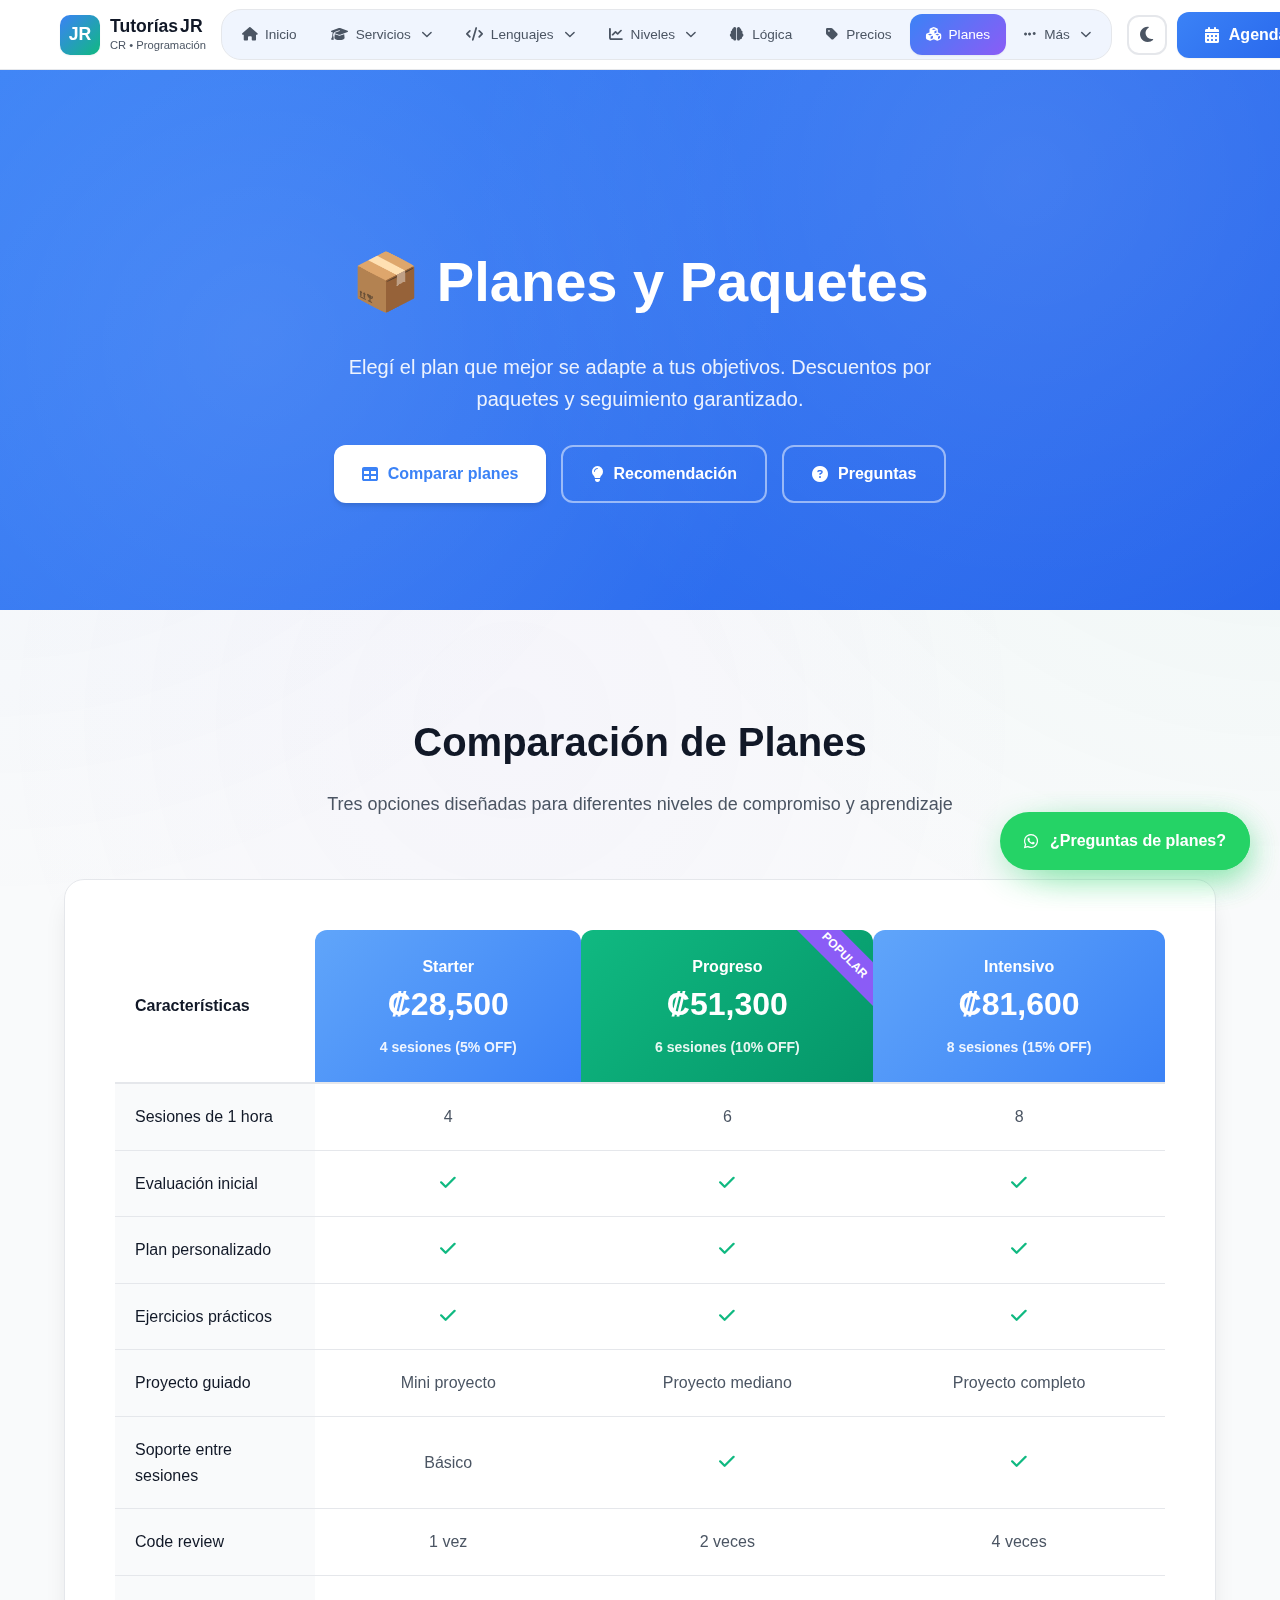
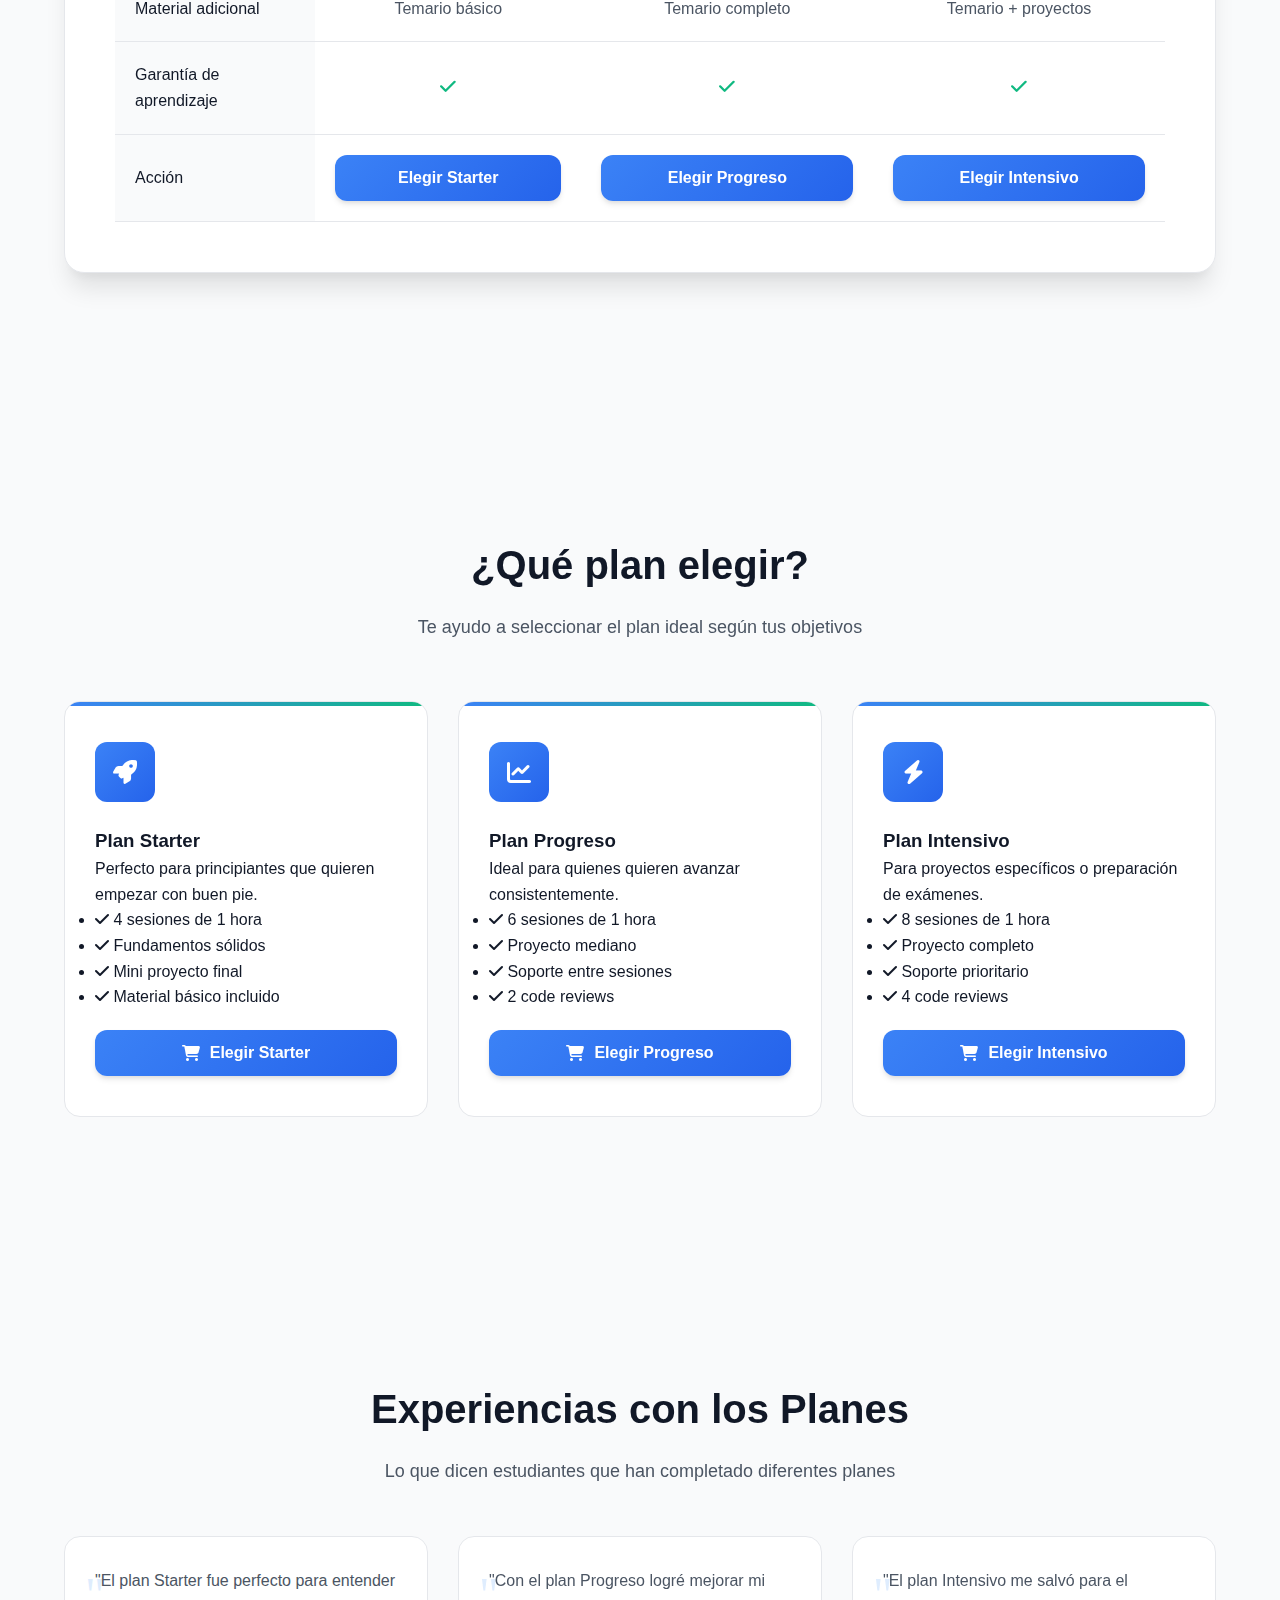
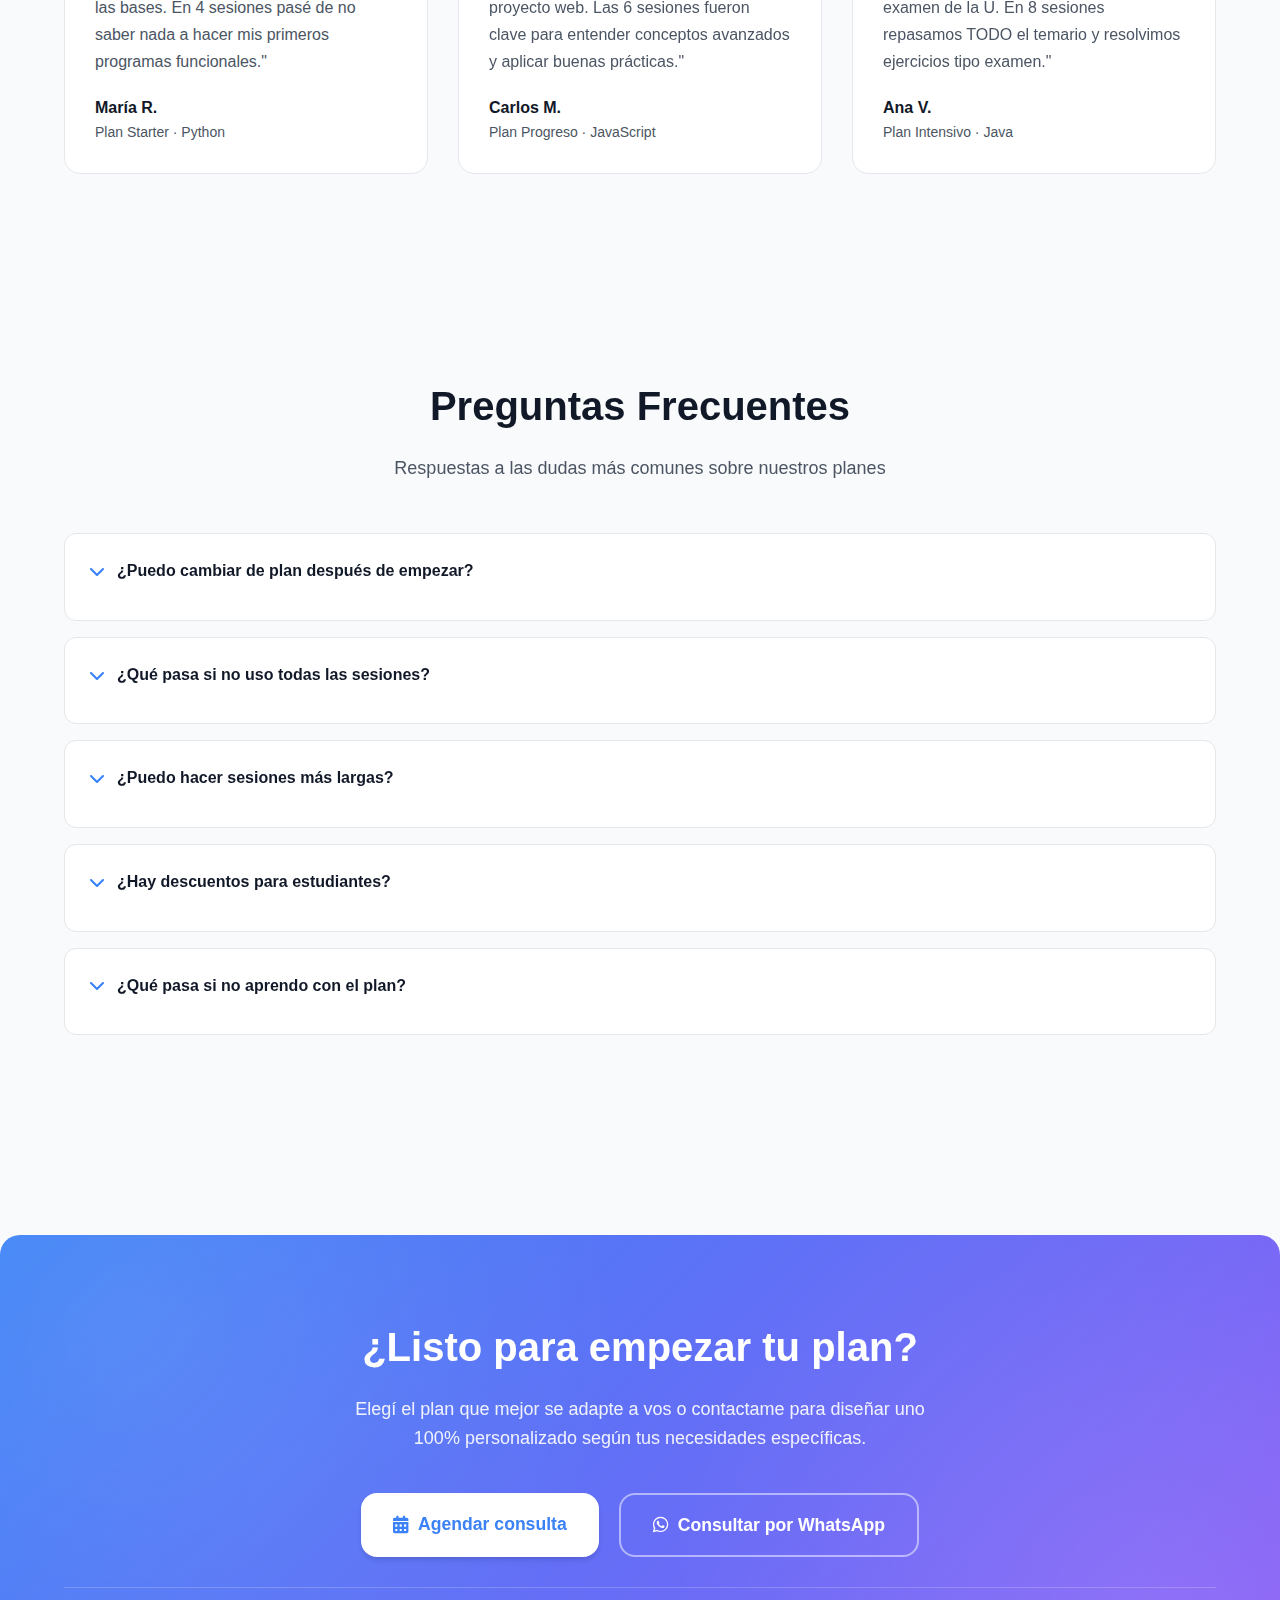
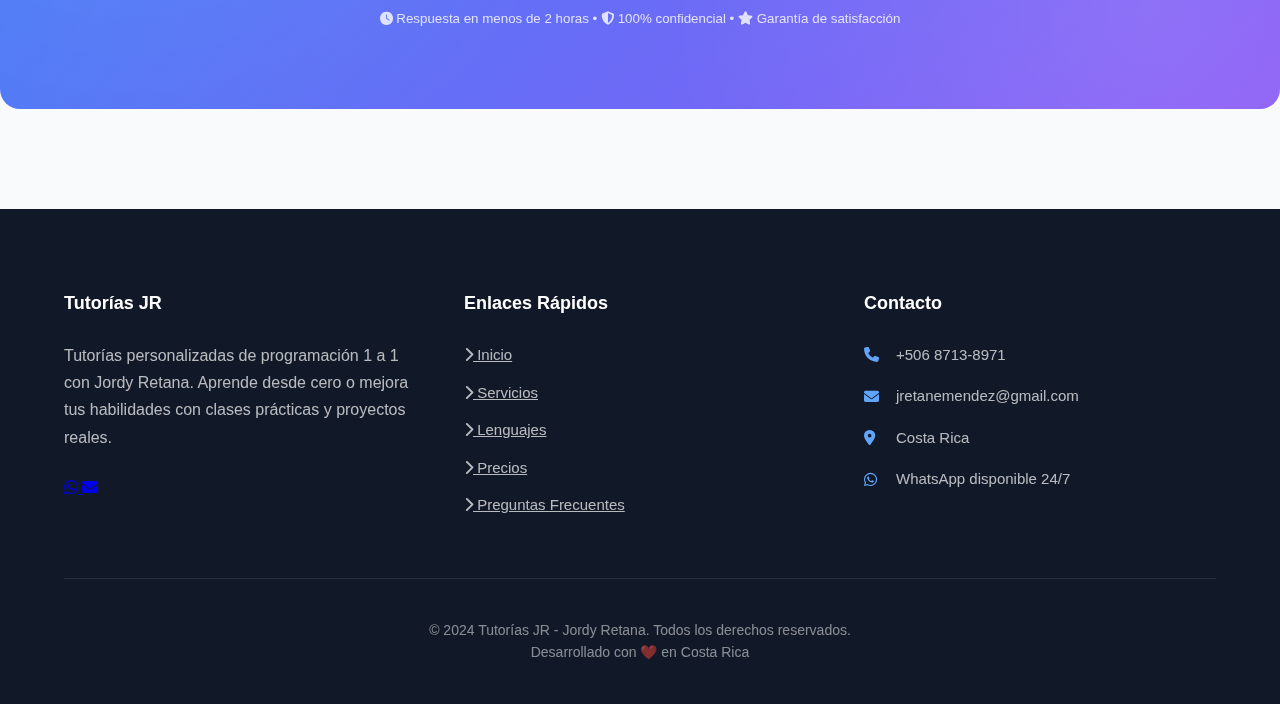
<file: planes.html>
<!DOCTYPE html>
<html lang="es" data-mode="light">
<head>
    <meta charset="UTF-8">
    <meta name="viewport" content="width=device-width, initial-scale=1.0">
    <title>Planes y Paquetes - Tutorías de Programación</title>
    <meta name="description" content="Planes de tutoría estructurados con descuentos por paquetes. Starter, Progreso e Intensivo para diferentes objetivos.">
    
    <link rel="apple-touch-icon" sizes="180x180" href="assets/img/favicon/apple-touch-icon.png">
    <link rel="icon" type="image/png" sizes="32x32" href="assets/img/favicon/favicon-32x32.png">
    <link rel="icon" type="image/png" sizes="16x16" href="assets/img/favicon/favicon-16x16.png">
    
    <link rel="stylesheet" href="https://cdnjs.cloudflare.com/ajax/libs/font-awesome/6.4.0/css/all.min.css">
    
    <link rel="stylesheet" href="assets/css/styles.css">
    
    <style>
        .page-hero {
            min-height: 60vh;
            display: flex;
            align-items: center;
            padding: 120px 0 60px;
            background: linear-gradient(135deg, var(--primary) 0%, var(--primary-dark) 100%);
            color: white;
            text-align: center;
            position: relative;
            overflow: hidden;
        }
        
        .page-hero::before {
            content: '';
            position: absolute;
            top: 0;
            left: 0;
            right: 0;
            bottom: 0;
            background: 
                radial-gradient(circle at 20% 50%, rgba(255, 255, 255, 0.1) 0%, transparent 50%),
                radial-gradient(circle at 80% 20%, rgba(255, 255, 255, 0.1) 0%, transparent 50%);
        }
        
        .page-hero h1 {
            font-size: clamp(2.5rem, 5vw, 3.5rem);
            margin-bottom: 1.5rem;
            color: white;
            position: relative;
            z-index: 2;
        }
        
        .page-hero .lead {
            font-size: 1.25rem;
            max-width: 600px;
            margin: 0 auto;
            color: rgba(255, 255, 255, 0.9);
            position: relative;
            z-index: 2;
        }
        
        .plans-comparison {
            background: var(--card-bg);
            border-radius: var(--radius-xl);
            padding: 50px;
            margin: 60px 0;
            border: 1px solid var(--border-color);
            box-shadow: var(--shadow-lg);
            overflow-x: auto;
        }
        
        .comparison-table {
            width: 100%;
            border-collapse: collapse;
            min-width: 800px;
        }
        
        .comparison-table th {
            background: var(--gray-50);
            padding: 24px 20px;
            text-align: center;
            font-weight: 600;
            color: var(--text-primary);
            border-bottom: 2px solid var(--border-color);
        }
        
        .comparison-table th:first-child {
            text-align: left;
            background: transparent;
            width: 200px;
        }
        
        .comparison-table th.plan-header {
            background: linear-gradient(135deg, var(--primary-light), var(--primary));
            color: white;
            position: relative;
            overflow: hidden;
            border-radius: var(--radius) var(--radius) 0 0;
        }
        
        .comparison-table th.plan-header.popular {
            background: linear-gradient(135deg, var(--secondary), var(--secondary-dark));
        }
        
        .plan-badge {
            position: absolute;
            top: 10px;
            right: -30px;
            background: var(--accent);
            color: white;
            padding: 6px 30px;
            transform: rotate(45deg);
            font-size: 0.75rem;
            font-weight: 600;
        }
        
        .comparison-table td {
            padding: 20px;
            text-align: center;
            border-bottom: 1px solid var(--border-color);
            color: var(--text-secondary);
        }
        
        .comparison-table td:first-child {
            text-align: left;
            font-weight: 500;
            color: var(--text-primary);
            background: var(--gray-50);
        }
        
        .comparison-table tr:hover td {
            background: var(--gray-50);
        }
        
        .comparison-table .plan-price {
            font-size: 2rem;
            font-weight: 800;
            color: white;
            display: block;
            margin-bottom: 5px;
        }
        
        .comparison-table .plan-sessions {
            font-size: 0.875rem;
            color: rgba(255, 255, 255, 0.9);
        }
        
        .plan-feature-check {
            color: var(--secondary);
            font-size: 1.125rem;
        }
        
        .plan-feature-cross {
            color: #ef4444;
            font-size: 1.125rem;
        }
        
        .section {
            padding: 100px 0;
        }
        
        .section:nth-child(even) {
            background: var(--gray-50);
        }
        
        .section-header {
            text-align: center;
            max-width: 800px;
            margin: 0 auto 50px;
        }
        
        .section-header h2 {
            font-size: 2.5rem;
            margin-bottom: 1rem;
            color: var(--text-primary);
        }
        
        .section-subtitle {
            font-size: 1.125rem;
            color: var(--text-secondary);
        }
        
        .plan-recommendation {
            display: grid;
            grid-template-columns: repeat(auto-fit, minmax(300px, 1fr));
            gap: 30px;
            margin: 60px 0;
        }
        
        .recommendation-card {
            background: var(--card-bg);
            border-radius: var(--radius-lg);
            padding: 40px 30px;
            border: 1px solid var(--border-color);
            transition: var(--transition);
            position: relative;
            overflow: hidden;
        }
        
        .recommendation-card:hover {
            transform: translateY(-5px);
            box-shadow: var(--shadow-md);
            border-color: var(--primary);
        }
        
        .recommendation-card::before {
            content: '';
            position: absolute;
            top: 0;
            left: 0;
            width: 100%;
            height: 4px;
            background: linear-gradient(to right, var(--primary), var(--secondary));
        }
        
        .recommendation-icon {
            width: 60px;
            height: 60px;
            background: linear-gradient(135deg, var(--primary), var(--primary-dark));
            border-radius: var(--radius);
            display: flex;
            align-items: center;
            justify-content: center;
            color: white;
            font-size: 1.5rem;
            margin-bottom: 24px;
        }
        
        .testimonial-grid {
            display: grid;
            grid-template-columns: repeat(auto-fit, minmax(300px, 1fr));
            gap: 30px;
            margin-top: 50px;
        }
        
        .testimonial-item {
            background: var(--card-bg);
            border-radius: var(--radius-lg);
            padding: 30px;
            border: 1px solid var(--border-color);
            position: relative;
        }
        
        .testimonial-item::before {
            content: '"';
            position: absolute;
            top: 20px;
            left: 20px;
            font-size: 3rem;
            color: var(--primary-light);
            opacity: 0.2;
            font-family: Georgia, serif;
        }
        
        .testimonial-content {
            margin-bottom: 20px;
            color: var(--text-secondary);
            line-height: 1.7;
            position: relative;
            z-index: 1;
        }
        
        .testimonial-author {
            display: flex;
            align-items: center;
            gap: 12px;
            font-weight: 600;
            color: var(--text-primary);
        }
        
        .author-plan {
            font-size: 0.875rem;
            color: var(--text-secondary);
            font-weight: 400;
        }
        
        .faq-grid {
            display: grid;
            gap: 16px;
            margin-top: 40px;
        }
        
        .faq-item {
            background: var(--card-bg);
            border-radius: var(--radius);
            padding: 24px;
            border: 1px solid var(--border-color);
            transition: var(--transition);
            cursor: pointer;
        }
        
        .faq-item:hover {
            border-color: var(--primary);
            box-shadow: var(--shadow-sm);
        }
        
        .faq-question {
            font-weight: 600;
            color: var(--text-primary);
            margin-bottom: 12px;
            display: flex;
            align-items: center;
            gap: 12px;
        }
        
        .faq-question i {
            color: var(--primary);
        }
        
        .faq-answer {
            color: var(--text-secondary);
            line-height: 1.7;
            padding-left: 36px;
            display: none;
            animation: fadeIn 0.3s ease-out;
        }
        
        .faq-item.active .faq-answer {
            display: block;
        }
        
        .faq-item.active .faq-question i {
            transform: rotate(180deg);
        }
        
        .plan-highlight {
            background: linear-gradient(135deg, var(--primary), var(--accent));
            padding: 80px 0;
            margin: 100px 0;
            border-radius: var(--radius-xl);
            position: relative;
            overflow: hidden;
        }
        
        .plan-highlight::before {
            content: '';
            position: absolute;
            top: 0;
            left: 0;
            width: 100%;
            height: 100%;
            background: 
                radial-gradient(circle at 10% 20%, rgba(255, 255, 255, 0.1) 0%, transparent 40%),
                radial-gradient(circle at 90% 80%, rgba(255, 255, 255, 0.1) 0%, transparent 40%);
        }
        
        .highlight-content {
            position: relative;
            z-index: 2;
            text-align: center;
            color: white;
        }
        
        .highlight-content h2 {
            color: white;
            font-size: 2.5rem;
            margin-bottom: 1rem;
        }
        
        .highlight-content p {
            color: rgba(255, 255, 255, 0.9);
            max-width: 600px;
            margin: 0 auto 30px;
            font-size: 1.125rem;
            line-height: 1.6;
        }
        
        @media (max-width: 768px) {
            .plans-comparison {
                padding: 20px;
            }
            
            .comparison-table {
                font-size: 0.9rem;
            }
            
            .comparison-table th,
            .comparison-table td {
                padding: 12px 8px;
            }
            
            .plan-price {
                font-size: 1.5rem !important;
            }
            
            .page-hero {
                padding: 100px 0 40px;
            }
            
            .section {
                padding: 60px 0;
            }
            
            .testimonial-grid,
            .plan-recommendation {
                grid-template-columns: 1fr;
            }
        }
        
        @keyframes fadeIn {
            from {
                opacity: 0;
                transform: translateY(-10px);
            }
            to {
                opacity: 1;
                transform: translateY(0);
            }
        }
        
        .animate-fade-in {
            animation: fadeIn 0.6s ease-out forwards;
            opacity: 0;
        }
        
        .modal {
            background: rgba(0, 0, 0, 0.5) !important;
            backdrop-filter: blur(5px) !important;
            display: none;
            position: fixed;
            top: 0;
            left: 0;
            width: 100%;
            height: 100%;
            z-index: 1000;
            align-items: center;
            justify-content: center;
            padding: 20px;
        }
        
        .modal.active {
            display: flex !important;
        }
        
        .modal-content {
            background: var(--card-bg) !important;
            border: 1px solid var(--border-color) !important;
            color: var(--text-primary) !important;
            max-width: 500px;
            width: 100%;
            max-height: 90vh;
            overflow-y: auto;
            border-radius: var(--radius-lg);
            box-shadow: var(--shadow-xl);
        }
        
        .modal-header {
            border-bottom: 1px solid var(--border-color) !important;
            background: transparent !important;
            padding: 24px;
            display: flex;
            justify-content: space-between;
            align-items: center;
        }
        
        .modal-header h3 {
            color: var(--text-primary) !important;
            margin: 0;
            font-size: 1.5rem;
        }
        
        .modal-body {
            color: var(--text-primary) !important;
            background: transparent !important;
            padding: 24px;
        }
        
        .modal-footer {
            background: var(--gray-50) !important;
            border-top: 1px solid var(--border-color) !important;
            padding: 24px;
        }
        
        [data-mode="dark"] .modal-footer {
            background: var(--gray-800) !important;
        }
        
        .form-group label {
            color: var(--text-primary) !important;
            display: block;
            margin-bottom: 8px;
            font-weight: 500;
        }
        
        .form-group input,
        .form-group select,
        .form-group textarea {
            background: var(--card-bg) !important;
            color: var(--text-primary) !important;
            border: 1px solid var(--border-color) !important;
            width: 100%;
            padding: 12px;
            border-radius: var(--radius);
            font-size: 1rem;
        }
        
        .form-group input:focus,
        .form-group select:focus,
        .form-group textarea:focus {
            border-color: var(--primary) !important;
            box-shadow: 0 0 0 3px rgba(59, 130, 246, 0.1) !important;
            outline: none;
        }
        
        [data-mode="dark"] .form-group input:focus,
        [data-mode="dark"] .form-group select:focus,
        [data-mode="dark"] .form-group textarea:focus {
            box-shadow: 0 0 0 3px rgba(59, 130, 246, 0.2) !important;
        }
        
        .modal-close {
            color: var(--text-secondary) !important;
            background: transparent !important;
            border: none;
            font-size: 1.25rem;
            cursor: pointer;
            padding: 5px;
            border-radius: 50%;
            width: 36px;
            height: 36px;
            display: flex;
            align-items: center;
            justify-content: center;
        }
        
        .modal-close:hover {
            background: var(--gray-100) !important;
            color: var(--text-primary) !important;
        }
        
        [data-mode="dark"] .modal-close:hover {
            background: var(--gray-800) !important;
        }
        
        .form-group input::placeholder,
        .form-group textarea::placeholder {
            color: var(--gray-500) !important;
        }
        
        [data-mode="dark"] .form-group input::placeholder,
        [data-mode="dark"] .form-group textarea::placeholder {
            color: var(--gray-400) !important;
        }
    </style>
</head>
<body data-page="planes">
    <div data-include="partials/header.html"></div>
    
    <section class="page-hero" id="planes">
        <div class="container">
            <h1>📦 Planes y Paquetes</h1>
            <p class="lead">
                Elegí el plan que mejor se adapte a tus objetivos. Descuentos por paquetes y seguimiento garantizado.
            </p>
            
            <div style="display: flex; gap: 15px; justify-content: center; flex-wrap: wrap; margin-top: 30px;">
                <a href="#comparacion" class="btn btn-light">
                    <i class="fas fa-table"></i> Comparar planes
                </a>
                <button class="btn btn-outline-light" onclick="openPlanModal('consulta', 'Consulta sobre Planes')">
                    <i class="fas fa-lightbulb"></i> Recomendación
                </button>
                <a href="#preguntas" class="btn btn-outline-light">
                    <i class="fas fa-question-circle"></i> Preguntas
                </a>
            </div>
        </div>
    </section>
    
    <section class="section" id="comparacion">
        <div class="container">
            <div class="section-header">
                <h2>Comparación de Planes</h2>
                <p class="section-subtitle">
                    Tres opciones diseñadas para diferentes niveles de compromiso y aprendizaje
                </p>
            </div>
            
            <div class="plans-comparison">
                <table class="comparison-table">
                    <thead>
                        <tr>
                            <th>Características</th>
                            <th class="plan-header">
                                <div>Starter</div>
                                <div class="plan-price">₡28,500</div>
                                <div class="plan-sessions">4 sesiones (5% OFF)</div>
                            </th>
                            <th class="plan-header popular">
                                <div class="plan-badge">POPULAR</div>
                                <div>Progreso</div>
                                <div class="plan-price">₡51,300</div>
                                <div class="plan-sessions">6 sesiones (10% OFF)</div>
                            </th>
                            <th class="plan-header">
                                <div>Intensivo</div>
                                <div class="plan-price">₡81,600</div>
                                <div class="plan-sessions">8 sesiones (15% OFF)</div>
                            </th>
                        </tr>
                    </thead>
                    <tbody>
                        <tr>
                            <td>Sesiones de 1 hora</td>
                            <td>4</td>
                            <td>6</td>
                            <td>8</td>
                        </tr>
                        <tr>
                            <td>Evaluación inicial</td>
                            <td><i class="fas fa-check plan-feature-check"></i></td>
                            <td><i class="fas fa-check plan-feature-check"></i></td>
                            <td><i class="fas fa-check plan-feature-check"></i></td>
                        </tr>
                        <tr>
                            <td>Plan personalizado</td>
                            <td><i class="fas fa-check plan-feature-check"></i></td>
                            <td><i class="fas fa-check plan-feature-check"></i></td>
                            <td><i class="fas fa-check plan-feature-check"></i></td>
                        </tr>
                        <tr>
                            <td>Ejercicios prácticos</td>
                            <td><i class="fas fa-check plan-feature-check"></i></td>
                            <td><i class="fas fa-check plan-feature-check"></i></td>
                            <td><i class="fas fa-check plan-feature-check"></i></td>
                        </tr>
                        <tr>
                            <td>Proyecto guiado</td>
                            <td>Mini proyecto</td>
                            <td>Proyecto mediano</td>
                            <td>Proyecto completo</td>
                        </tr>
                        <tr>
                            <td>Soporte entre sesiones</td>
                            <td>Básico</td>
                            <td><i class="fas fa-check plan-feature-check"></i></td>
                            <td><i class="fas fa-check plan-feature-check"></i></td>
                        </tr>
                        <tr>
                            <td>Code review</td>
                            <td>1 vez</td>
                            <td>2 veces</td>
                            <td>4 veces</td>
                        </tr>
                        <tr>
                            <td>Material adicional</td>
                            <td>Temario básico</td>
                            <td>Temario completo</td>
                            <td>Temario + proyectos</td>
                        </tr>
                        <tr>
                            <td>Garantía de aprendizaje</td>
                            <td><i class="fas fa-check plan-feature-check"></i></td>
                            <td><i class="fas fa-check plan-feature-check"></i></td>
                            <td><i class="fas fa-check plan-feature-check"></i></td>
                        </tr>
                        <tr>
                            <td>Acción</td>
                            <td>
                                <button class="btn btn-primary btn-block" onclick="selectPlan('starter', 'Plan Starter')">
                                    Elegir Starter
                                </button>
                            </td>
                            <td>
                                <button class="btn btn-primary btn-block" onclick="selectPlan('progreso', 'Plan Progreso')">
                                    Elegir Progreso
                                </button>
                            </td>
                            <td>
                                <button class="btn btn-primary btn-block" onclick="selectPlan('intensivo', 'Plan Intensivo')">
                                    Elegir Intensivo
                                </button>
                            </td>
                        </tr>
                    </tbody>
                </table>
            </div>
        </div>
    </section>
    
    <section class="section" id="recomendacion" style="background: var(--gray-50);">
        <div class="container">
            <div class="section-header">
                <h2>¿Qué plan elegir?</h2>
                <p class="section-subtitle">
                    Te ayudo a seleccionar el plan ideal según tus objetivos
                </p>
            </div>
            
            <div class="plan-recommendation">
                <div class="recommendation-card">
                    <div class="recommendation-icon">
                        <i class="fas fa-rocket"></i>
                    </div>
                    <h3>Plan Starter</h3>
                    <p>Perfecto para principiantes que quieren empezar con buen pie.</p>
                    
                    <ul class="service-features">
                        <li><i class="fas fa-check"></i> 4 sesiones de 1 hora</li>
                        <li><i class="fas fa-check"></i> Fundamentos sólidos</li>
                        <li><i class="fas fa-check"></i> Mini proyecto final</li>
                        <li><i class="fas fa-check"></i> Material básico incluido</li>
                    </ul>
                    
                    <div style="margin-top: auto; padding-top: 20px;">
                        <button class="btn btn-primary btn-block" onclick="selectPlan('starter', 'Plan Starter')">
                            <i class="fas fa-shopping-cart"></i> Elegir Starter
                        </button>
                    </div>
                </div>
                
                <div class="recommendation-card">
                    <div class="recommendation-icon">
                        <i class="fas fa-chart-line"></i>
                    </div>
                    <h3>Plan Progreso</h3>
                    <p>Ideal para quienes quieren avanzar consistentemente.</p>
                    
                    <ul class="service-features">
                        <li><i class="fas fa-check"></i> 6 sesiones de 1 hora</li>
                        <li><i class="fas fa-check"></i> Proyecto mediano</li>
                        <li><i class="fas fa-check"></i> Soporte entre sesiones</li>
                        <li><i class="fas fa-check"></i> 2 code reviews</li>
                    </ul>
                    
                    <div style="margin-top: auto; padding-top: 20px;">
                        <button class="btn btn-primary btn-block" onclick="selectPlan('progreso', 'Plan Progreso')">
                            <i class="fas fa-shopping-cart"></i> Elegir Progreso
                        </button>
                    </div>
                </div>
                
                <div class="recommendation-card">
                    <div class="recommendation-icon">
                        <i class="fas fa-bolt"></i>
                    </div>
                    <h3>Plan Intensivo</h3>
                    <p>Para proyectos específicos o preparación de exámenes.</p>
                    
                    <ul class="service-features">
                        <li><i class="fas fa-check"></i> 8 sesiones de 1 hora</li>
                        <li><i class="fas fa-check"></i> Proyecto completo</li>
                        <li><i class="fas fa-check"></i> Soporte prioritario</li>
                        <li><i class="fas fa-check"></i> 4 code reviews</li>
                    </ul>
                    
                    <div style="margin-top: auto; padding-top: 20px;">
                        <button class="btn btn-primary btn-block" onclick="selectPlan('intensivo', 'Plan Intensivo')">
                            <i class="fas fa-shopping-cart"></i> Elegir Intensivo
                        </button>
                    </div>
                </div>
            </div>
        </div>
    </section>
    
    <section class="section">
        <div class="container">
            <div class="section-header">
                <h2>Experiencias con los Planes</h2>
                <p class="section-subtitle">
                    Lo que dicen estudiantes que han completado diferentes planes
                </p>
            </div>
            
            <div class="testimonial-grid">
                <div class="testimonial-item">
                    <div class="testimonial-content">
                        "El plan Starter fue perfecto para entender las bases. En 4 sesiones pasé de no saber nada a hacer mis primeros programas funcionales."
                    </div>
                    <div class="testimonial-author">
                        <div>
                            <div>María R.</div>
                            <div class="author-plan">Plan Starter · Python</div>
                        </div>
                    </div>
                </div>
                
                <div class="testimonial-item">
                    <div class="testimonial-content">
                        "Con el plan Progreso logré mejorar mi proyecto web. Las 6 sesiones fueron clave para entender conceptos avanzados y aplicar buenas prácticas."
                    </div>
                    <div class="testimonial-author">
                        <div>
                            <div>Carlos M.</div>
                            <div class="author-plan">Plan Progreso · JavaScript</div>
                        </div>
                    </div>
                </div>
                
                <div class="testimonial-item">
                    <div class="testimonial-content">
                        "El plan Intensivo me salvó para el examen de la U. En 8 sesiones repasamos TODO el temario y resolvimos ejercicios tipo examen."
                    </div>
                    <div class="testimonial-author">
                        <div>
                            <div>Ana V.</div>
                            <div class="author-plan">Plan Intensivo · Java</div>
                        </div>
                    </div>
                </div>
            </div>
        </div>
    </section>
    
    <section class="section" id="preguntas" style="background: var(--gray-50);">
        <div class="container">
            <div class="section-header">
                <h2>Preguntas Frecuentes</h2>
                <p class="section-subtitle">
                    Respuestas a las dudas más comunes sobre nuestros planes
                </p>
            </div>
            
            <div class="faq-grid">
                <div class="faq-item">
                    <div class="faq-question" onclick="toggleFAQ(this)">
                        <i class="fas fa-chevron-down"></i>
                        ¿Puedo cambiar de plan después de empezar?
                    </div>
                    <div class="faq-answer">
                        Sí, podés cambiar a un plan superior en cualquier momento. Solo pagarías la diferencia proporcional. No se realizan cambios a planes inferiores.
                    </div>
                </div>
                
                <div class="faq-item">
                    <div class="faq-question" onclick="toggleFAQ(this)">
                        <i class="fas fa-chevron-down"></i>
                        ¿Qué pasa si no uso todas las sesiones?
                    </div>
                    <div class="faq-answer">
                        Las sesiones tienen validez de 3 meses a partir de la primera clase. Si no usás todas, podés pausar y retomar dentro de ese período.
                    </div>
                </div>
                
                <div class="faq-item">
                    <div class="faq-question" onclick="toggleFAQ(this)">
                        <i class="fas fa-chevron-down"></i>
                        ¿Puedo hacer sesiones más largas?
                    </div>
                    <div class="faq-answer">
                        Sí, las sesiones pueden ser de 1, 1.5 o 2 horas. El precio se ajusta proporcionalmente y mantenemos los descuentos por paquete.
                    </div>
                </div>
                
                <div class="faq-item">
                    <div class="faq-question" onclick="toggleFAQ(this)">
                        <i class="fas fa-chevron-down"></i>
                        ¿Hay descuentos para estudiantes?
                    </div>
                    <div class="faq-answer">
                        Sí, estudiantes con carnet vigente reciben un 10% adicional sobre el precio final del plan. Los descuentos son acumulables.
                    </div>
                </div>
                
                <div class="faq-item">
                    <div class="faq-question" onclick="toggleFAQ(this)">
                        <i class="fas fa-chevron-down"></i>
                        ¿Qué pasa si no aprendo con el plan?
                    </div>
                    <div class="faq-answer">
                        Ofrecemos garantía de aprendizaje. Si después de completar un plan no sentís que aprendiste, te devolvemos el 100% de tu inversión.
                    </div>
                </div>
            </div>
        </div>
    </section>
    
    <section class="plan-highlight">
        <div class="container">
            <div class="highlight-content">
                <h2>¿Listo para empezar tu plan?</h2>
                <p>
                    Elegí el plan que mejor se adapte a vos o contactame para diseñar uno 100% personalizado según tus necesidades específicas.
                </p>
                <div style="display: flex; gap: 20px; justify-content: center; flex-wrap: wrap; margin-top: 40px;">
                    <button class="btn btn-light btn-lg" onclick="openPlanModal('consulta_gratis', 'Consulta')">
                        <i class="fas fa-calendar-alt"></i> Agendar consulta 
                    </button>
                    <a href="https://wa.me/50687138971" class="btn btn-outline-light btn-lg" target="_blank">
                        <i class="fab fa-whatsapp"></i> Consultar por WhatsApp
                    </a>
                </div>
                
                <div style="margin-top: 30px; padding-top: 20px; border-top: 1px solid rgba(255, 255, 255, 0.2);">
                    <small style="color: rgba(255, 255, 255, 0.8); display: block;">
                        <i class="fas fa-clock"></i> Respuesta en menos de 2 horas • 
                        <i class="fas fa-shield-alt"></i> 100% confidencial • 
                        <i class="fas fa-star"></i> Garantía de satisfacción
                    </small>
                </div>
            </div>
        </div>
    </section>
    
    <div data-include="partials/footer.html"></div>
    
    <div class="modal" id="planModal">
        <div class="modal-content">
            <div class="modal-header">
                <h3 id="planModalTitle"><i class="fas fa-box"></i> Solicitar Plan</h3>
                <button class="modal-close">
                    <i class="fas fa-times"></i>
                </button>
            </div>
            
            <div class="modal-body">
                <p id="planModalDescription" style="color: var(--text-secondary); margin-bottom: 20px;">
                    Completa el formulario para solicitar el plan seleccionado.
                </p>
                
                <form id="planForm">
                    <input type="hidden" id="selectedPlanType" name="plan_type" value="">
                    <input type="hidden" id="selectedPlanName" name="plan_name" value="">
                    
                    <input type="hidden" name="_subject" value="Solicitud de Plan - Tutorías JR">
                    <input type="hidden" name="_format" value="plain">
                    <input type="text" name="_gotcha" style="display:none">
                    
                    <div class="form-group">
                        <label for="planName">
                            <i class="fas fa-user"></i> Nombre completo
                        </label>
                        <input type="text" id="planName" name="name" placeholder="Tu nombre completo" required>
                    </div>
                    
                    <div class="form-group">
                        <label for="planEmail">
                            <i class="fas fa-envelope"></i> Correo electrónico
                        </label>
                        <input type="email" id="planEmail" name="email" placeholder="correo@ejemplo.com" required>
                    </div>
                    
                    <div class="form-group">
                        <label for="planPhone">
                            <i class="fas fa-phone"></i> Teléfono / WhatsApp
                        </label>
                        <input type="tel" id="planPhone" name="phone" placeholder="+506 0000 0000" required>
                    </div>
                    
                    <div class="form-group">
                        <label for="planSelection">
                            <i class="fas fa-box"></i> Plan seleccionado
                        </label>
                        <select id="planSelection" name="plan" required>
                            <option value="" disabled selected>Selecciona un plan</option>
                            <option value="starter">Starter (4 sesiones - ₡28,500)</option>
                            <option value="progreso">Progreso (6 sesiones - ₡51,300)</option>
                            <option value="intensivo">Intensivo (8 sesiones - ₡81,600)</option>
                            <option value="personalizado">Personalizado (consultar precios)</option>
                        </select>
                    </div>
                    
                    <div class="form-group">
                        <label for="planLanguage">
                            <i class="fas fa-code"></i> Lenguaje de programación
                        </label>
                        <select id="planLanguage" name="language" required>
                            <option value="" disabled selected>Selecciona un lenguaje</option>
                            <option value="python">Python</option>
                            <option value="javascript">JavaScript</option>
                            <option value="java">Java</option>
                            <option value="csharp">C# .NET</option>
                            <option value="web">HTML/CSS/JavaScript</option>
                            <option value="sql">SQL y Bases de Datos</option>
                            <option value="otros">Otro (especificar en mensaje)</option>
                        </select>
                    </div>
                    
                    <div class="form-group">
                        <label for="planGoal">
                            <i class="fas fa-bullseye"></i> ¿Cuál es tu objetivo principal?
                        </label>
                        <select id="planGoal" name="goal" required>
                            <option value="" disabled selected>Selecciona tu objetivo</option>
                            <option value="aprender">Aprender programación desde cero</option>
                            <option value="mejorar">Mejorar habilidades existentes</option>
                            <option value="proyecto">Completar un proyecto específico</option>
                            <option value="examen">Prepararme para un examen</option>
                            <option value="empleo">Conseguir trabajo como programador</option>
                            <option value="freelance">Iniciar como freelancer</option>
                        </select>
                    </div>
                    
                    <div class="form-group">
                        <label for="planStudent">
                            <i class="fas fa-graduation-cap"></i> ¿Sos estudiante?
                        </label>
                        <select id="planStudent" name="student" required>
                            <option value="" disabled selected>Selecciona una opción</option>
                            <option value="no">No, no soy estudiante</option>
                            <option value="secundaria">Sí, de secundaria/colegio</option>
                            <option value="universidad">Sí, de universidad</option>
                            <option value="tecnico">Sí, de carrera técnica</option>
                        </select>
                    </div>
                    
                    <div class="form-group">
                        <label for="planMessage">
                            <i class="fas fa-comment"></i> ¿Hay algo más que deba saber?
                        </label>
                        <textarea id="planMessage" name="message" rows="4" placeholder="Describí tu situación, nivel actual, fechas importantes, proyectos específicos, etc..."></textarea>
                    </div>
                    
                    <div class="modal-footer">
                        <button type="submit" class="btn btn-primary btn-block">
                            <i class="fas fa-paper-plane"></i> Solicitar plan
                        </button>
                        <small style="color: var(--text-secondary); text-align: center; display: block; margin-top: 10px;">
                            <i class="fas fa-lock"></i> Tus datos están seguros y nunca serán compartidos
                        </small>
                    </div>
                </form>
            </div>
        </div>
    </div>
    
    <div class="modal" id="consultaModal">
        <div class="modal-content">
            <div class="modal-header">
                <h3><i class="fas fa-calendar-alt"></i> Consulta </h3>
                <button class="modal-close">
                    <i class="fas fa-times"></i>
                </button>
            </div>
            
            <div class="modal-body">
                <p style="color: var(--text-secondary); margin-bottom: 20px;">
                    Agendá una consulta  de 30 minutos para evaluar tu nivel y diseñar juntos el plan perfecto para vos.
                </p>
                
                <form id="consultaForm">
                    <input type="hidden" name="form_type" value="consulta_gratuita">
                    <input type="hidden" name="topic" value="Consulta Gratuita de Planes">
                    
                    <input type="hidden" name="_subject" value="Consulta Gratuita de Planes - Tutorías JR">
                    <input type="hidden" name="_format" value="plain">
                    <input type="text" name="_gotcha" style="display:none">
                    
                    <div class="form-group">
                        <label for="consultaName">
                            <i class="fas fa-user"></i> Nombre completo
                        </label>
                        <input type="text" id="consultaName" name="name" placeholder="Tu nombre completo" required>
                    </div>
                    
                    <div class="form-group">
                        <label for="consultaEmail">
                            <i class="fas fa-envelope"></i> Correo electrónico
                        </label>
                        <input type="email" id="consultaEmail" name="email" placeholder="correo@ejemplo.com" required>
                    </div>
                    
                    <div class="form-group">
                        <label for="consultaPhone">
                            <i class="fas fa-phone"></i> Teléfono / WhatsApp
                        </label>
                        <input type="tel" id="consultaPhone" name="phone" placeholder="+506 0000 0000" required>
                    </div>
                    
                    <div class="form-group">
                        <label for="consultaAvailability">
                            <i class="fas fa-clock"></i> ¿Cuándo preferís la consulta?
                        </label>
                        <select id="consultaAvailability" name="availability" required>
                            <option value="" disabled selected>Selecciona disponibilidad</option>
                            <option value="mañana">Mañanas (7am - 12pm)</option>
                            <option value="tarde">Tardes (1pm - 6pm)</option>
                            <option value="noche">Noches (6pm - 10pm)</option>
                            <option value="fines">Fines de semana</option>
                            <option value="flexible">Flexible, ajusto a tu horario</option>
                        </select>
                    </div>
                    
                    <div class="form-group">
                        <label for="consultaInterest">
                            <i class="fas fa-star"></i> ¿Qué plan te interesa más?
                        </label>
                        <select id="consultaInterest" name="interest" required>
                            <option value="" disabled selected>Plan de interés</option>
                            <option value="starter">Plan Starter (4 sesiones)</option>
                            <option value="progreso">Plan Progreso (6 sesiones)</option>
                            <option value="intensivo">Plan Intensivo (8 sesiones)</option>
                            <option value="no-se">No sé, quiero asesoría</option>
                        </select>
                    </div>
                    
                    <div class="form-group">
                        <label for="consultaMessage">
                            <i class="fas fa-comment-dots"></i> ¿Qué querés lograr con las tutorías?
                        </label>
                        <textarea id="consultaMessage" name="message" rows="4" placeholder="Contame sobre tus objetivos, nivel actual, proyectos en mente, etc..."></textarea>
                    </div>
                    
                    <div class="modal-footer">
                        <button type="submit" class="btn btn-primary btn-block">
                            <i class="fas fa-paper-plane"></i> Solicitar consulta 
                        </button>
                        <small style="color: var(--text-secondary); text-align: center; display: block; margin-top: 10px;">
                            <i class="fas fa-clock"></i> Te enviaré el enlace de Zoom/Meet en menos de 24 horas
                        </small>
                    </div>
                </form>
            </div>
        </div>
    </div>
    
    <div class="whatsapp-float">
        <a href="https://wa.me/50687138971" class="whatsapp-button" target="_blank">
            <i class="fab fa-whatsapp"></i>
            <span>¿Preguntas de planes?</span>
        </a>
    </div>
    
    <button class="back-to-top" id="backToTop">
        <i class="fas fa-chevron-up"></i>
    </button>
    
    <div class="toast-container"></div>
    
    <script src="assets/js/app.js"></script>
    
    <script src="assets/js/formspree-service.js"></script>
    
    <script>
        const PLANS_CONFIG = {
            starter: {
                title: "🚀 Plan Starter",
                description: "Perfecto para empezar con buen pie. 4 sesiones estructuradas para construir fundamentos sólidos de programación."
            },
            progreso: {
                title: "📈 Plan Progreso",
                description: "El más popular. 6 sesiones para avanzar consistentemente y desarrollar proyectos reales con supervisión experta."
            },
            intensivo: {
                title: "⚡ Plan Intensivo",
                description: "Para resultados rápidos. 8 sesiones intensivas que te llevarán de principiante a programador funcional en tiempo récord."
            },
            consulta: {
                title: "🤔 Consulta sobre Planes",
                description: "¿No estás seguro de qué plan elegir? Te ayudo a seleccionar el ideal según tus objetivos y presupuesto."
            },
            consulta_gratis: {
                title: "🎯 Consulta Gratuita",
                description: "30 minutos para evaluar tu nivel y diseñar juntos el plan perfecto. Sin compromiso, solo aprendizaje."
            }
        };
        
        function showMessage(message, type = 'info') {
            console.log(`📢 ${type.toUpperCase()}: ${message}`);
            
            if (window.TutoriasJR && typeof window.TutoriasJR.showToast === 'function') {
                window.TutoriasJR.showToast(message, type);
                return;
            }
            
            const toastContainer = document.querySelector('.toast-container');
            if (toastContainer && type !== 'loading') {
                const toast = document.createElement('div');
                toast.className = `toast toast-${type}`;
                toast.innerHTML = `
                    <div style="display: flex; align-items: center; gap: 10px;">
                        <i class="fas fa-${type === 'success' ? 'check-circle' : type === 'error' ? 'exclamation-circle' : 'info-circle'}"></i>
                        <span>${message}</span>
                    </div>
                    <button class="toast-close">
                        <i class="fas fa-times"></i>
                    </button>
                `;
                
                toastContainer.appendChild(toast);
                
                setTimeout(() => {
                    toast.remove();
                }, 5000);
                
                toast.querySelector('.toast-close').addEventListener('click', () => {
                    toast.remove();
                });
                
                return;
            }
            
            if (type === 'error') {
                alert('❌ ' + message);
            } else if (type === 'success') {
                alert('✅ ' + message);
            } else {
                alert('ℹ️ ' + message);
            }
        }
        
        function openPlanModal(planType, planName) {
            const planConfig = PLANS_CONFIG[planType] || PLANS_CONFIG.consulta;
            
            if (planType === 'consulta_gratis') {
                openModalSafe('consultaModal');
                return;
            }
            
            document.getElementById('planModalTitle').innerHTML = 
                `<i class="fas fa-box"></i> ${planConfig.title}`;
            document.getElementById('planModalDescription').textContent = planConfig.description;
            
            document.getElementById('selectedPlanType').value = planType;
            document.getElementById('selectedPlanName').value = planName;
            
            const planSelect = document.getElementById('planSelection');
            if (planSelect) {
                planSelect.value = planType;
            }
            
            document.querySelector('#planForm input[name="_subject"]').value = 
                `Solicitud de Plan: ${planName} - Tutorías JR`;
            
            openModalSafe('planModal');
        }
        
        function selectPlan(planType, planName) {
            openPlanModal(planType, planName);
        }
        
        function openModalSafe(modalId) {
            const modal = document.getElementById(modalId);
            if (modal) {
                modal.style.display = 'flex';
                setTimeout(() => {
                    modal.classList.add('active');
                    document.body.style.overflow = 'hidden';
                }, 10);
            }
        }
        
        function closeModal(modalId) {
            const modal = document.getElementById(modalId);
            if (modal) {
                modal.classList.remove('active');
                setTimeout(() => {
                    modal.style.display = 'none';
                    document.body.style.overflow = '';
                }, 300);
            }
        }
        
        function initModalCloseListeners() {
            document.querySelectorAll('.modal-close').forEach(closeBtn => {
                closeBtn.addEventListener('click', function() {
                    const modal = this.closest('.modal');
                    if (modal) {
                        closeModal(modal.id);
                    }
                });
            });
            
            document.querySelectorAll('.modal').forEach(modal => {
                modal.addEventListener('click', function(e) {
                    if (e.target === this) {
                        closeModal(this.id);
                    }
                });
            });
            
            document.addEventListener('keydown', function(e) {
                if (e.key === 'Escape') {
                    const activeModal = document.querySelector('.modal.active');
                    if (activeModal) {
                        closeModal(activeModal.id);
                    }
                }
            });
            
            document.querySelectorAll('.modal-content').forEach(content => {
                content.addEventListener('click', function(e) {
                    e.stopPropagation();
                });
            });
        }
        
        function toggleFAQ(element) {
            const faqItem = element.closest('.faq-item');
            const isActive = faqItem.classList.contains('active');
            
            document.querySelectorAll('.faq-item').forEach(item => {
                item.classList.remove('active');
            });
            
            if (!isActive) {
                faqItem.classList.add('active');
            }
        }
        
        async function loadIncludes() {
            const includes = document.querySelectorAll('[data-include]');
            
            for (const element of includes) {
                try {
                    const file = element.getAttribute('data-include');
                    const response = await fetch(file);
                    
                    if (!response.ok) throw new Error(`HTTP error! status: ${response.status}`);
                    
                    const html = await response.text();
                    element.innerHTML = html;
                    element.removeAttribute('data-include');
                    
                } catch (error) {
                    console.error(`Error cargando ${element.getAttribute('data-include')}:`, error);
                    element.innerHTML = `
                        <div style="background: #fef2f2; border: 2px dashed #dc2626; padding: 20px; border-radius: 8px; text-align: center;">
                            <i class="fas fa-exclamation-triangle" style="color: #dc2626; font-size: 2rem; margin-bottom: 10px;"></i>
                            <p style="color: #7f1d1d; margin: 0;">
                                Error cargando componente. Por favor recarga la página.
                            </p>
                        </div>
                    `;
                }
            }
            
            setTimeout(() => {
                if (window.TutoriasJR && typeof window.TutoriasJR.init === 'function') {
                    window.TutoriasJR.init();
                    
                    initModalCloseListeners();
                    
                    initializePlanForms();
                    
                    initializeFAQ();
                    
                    document.querySelectorAll('a[href^="#"]').forEach(anchor => {
                        anchor.addEventListener('click', function(e) {
                            e.preventDefault();
                            const targetId = this.getAttribute('href');
                            if (targetId === '#') return;
                            
                            const targetElement = document.querySelector(targetId);
                            if (targetElement) {
                                const navbarHeight = document.querySelector('.navbar')?.offsetHeight || 70;
                                window.scrollTo({
                                    top: targetElement.offsetTop - navbarHeight,
                                    behavior: 'smooth'
                                });
                            }
                        });
                    });
                }
            }, 500);
        }
        
        function initializeFAQ() {
            document.querySelectorAll('.faq-question').forEach(question => {
                question.addEventListener('click', function() {
                    toggleFAQ(this);
                });
            });
        }
        
        function initializePlanForms() {
            console.log('🔄 Inicializando formularios de planes...');
            
            if (!window.FormspreeService) {
                console.error('❌ FormspreeService no disponible');
                return;
            }
            
            const planForm = document.getElementById('planForm');
            if (planForm) {
                console.log('✅ Plan form encontrado');
                
                planForm.addEventListener('submit', async function(e) {
                    e.preventDefault();
                    
                    if (!window.FormspreeService.validateForm(this)) {
                        showMessage('Por favor completa todos los campos correctamente.', 'error');
                        return;
                    }
                    
                    const submitBtn = this.querySelector('button[type="submit"]');
                    const originalText = submitBtn.innerHTML;
                    
                    window.FormspreeService.setButtonState(submitBtn, true);
                    
                    const formData = new FormData(this);
                    
                    formData.append('page', 'planes');
                    formData.append('plan_type', document.getElementById('selectedPlanType').value);
                    formData.append('plan_name', document.getElementById('selectedPlanName').value);
                    
                    try {
                        console.log('📤 Enviando formulario de plan...');
                        const result = await window.FormspreeService.sendForm(formData, 'plan');
                        
                        if (result.success) {
                            showMessage('¡Solicitud enviada! Te contactaré pronto para coordinar el inicio del plan.', 'success');
                            
                            this.reset();
                            
                            setTimeout(() => {
                                closeModal('planModal');
                            }, 2000);
                        } else {
                            showMessage(result.message, 'error');
                        }
                    } catch (error) {
                        console.error('❌ Error en el envío:', error);
                        showMessage('Error al enviar. Intenta de nuevo.', 'error');
                    } finally {
                        window.FormspreeService.setButtonState(submitBtn, false, originalText);
                    }
                });
            }
            
            const consultaForm = document.getElementById('consultaForm');
            if (consultaForm) {
                console.log('✅ Consulta form encontrado');
                
                consultaForm.addEventListener('submit', async function(e) {
                    e.preventDefault();
                    
                    if (!window.FormspreeService.validateForm(this)) {
                        showMessage('Por favor completa todos los campos correctamente.', 'error');
                        return;
                    }
                    
                    const submitBtn = this.querySelector('button[type="submit"]');
                    const originalText = submitBtn.innerHTML;
                    
                    window.FormspreeService.setButtonState(submitBtn, true);
                    
                    const formData = new FormData(this);
                    
                    formData.append('page', 'planes');
                    formData.append('form_type', 'consulta_gratuita');
                    
                    try {
                        console.log('📤 Enviando formulario de consulta...');
                        const result = await window.FormspreeService.sendForm(formData, 'consulta_planes');
                        
                        if (result.success) {
                            showMessage('¡Consulta solicitada! Te enviaré el enlace de Zoom/Meet en menos de 24 horas.', 'success');
                            
                            this.reset();
                            
                            setTimeout(() => {
                                closeModal('consultaModal');
                            }, 2000);
                        } else {
                            showMessage(result.message, 'error');
                        }
                    } catch (error) {
                        console.error('❌ Error en el envío:', error);
                        showMessage('Error al enviar. Intenta de nuevo.', 'error');
                    } finally {
                        window.FormspreeService.setButtonState(submitBtn, false, originalText);
                    }
                });
            }
            
            console.log('✅ Formularios de planes inicializados');
        }
        
        window.openPlanModal = openPlanModal;
        window.selectPlan = selectPlan;
        window.toggleFAQ = toggleFAQ;
        window.showMessage = showMessage;
        
        if (document.readyState === 'loading') {
            document.addEventListener('DOMContentLoaded', loadIncludes);
        } else {
            loadIncludes();
        }
    </script>
</body>
</html>
</file>
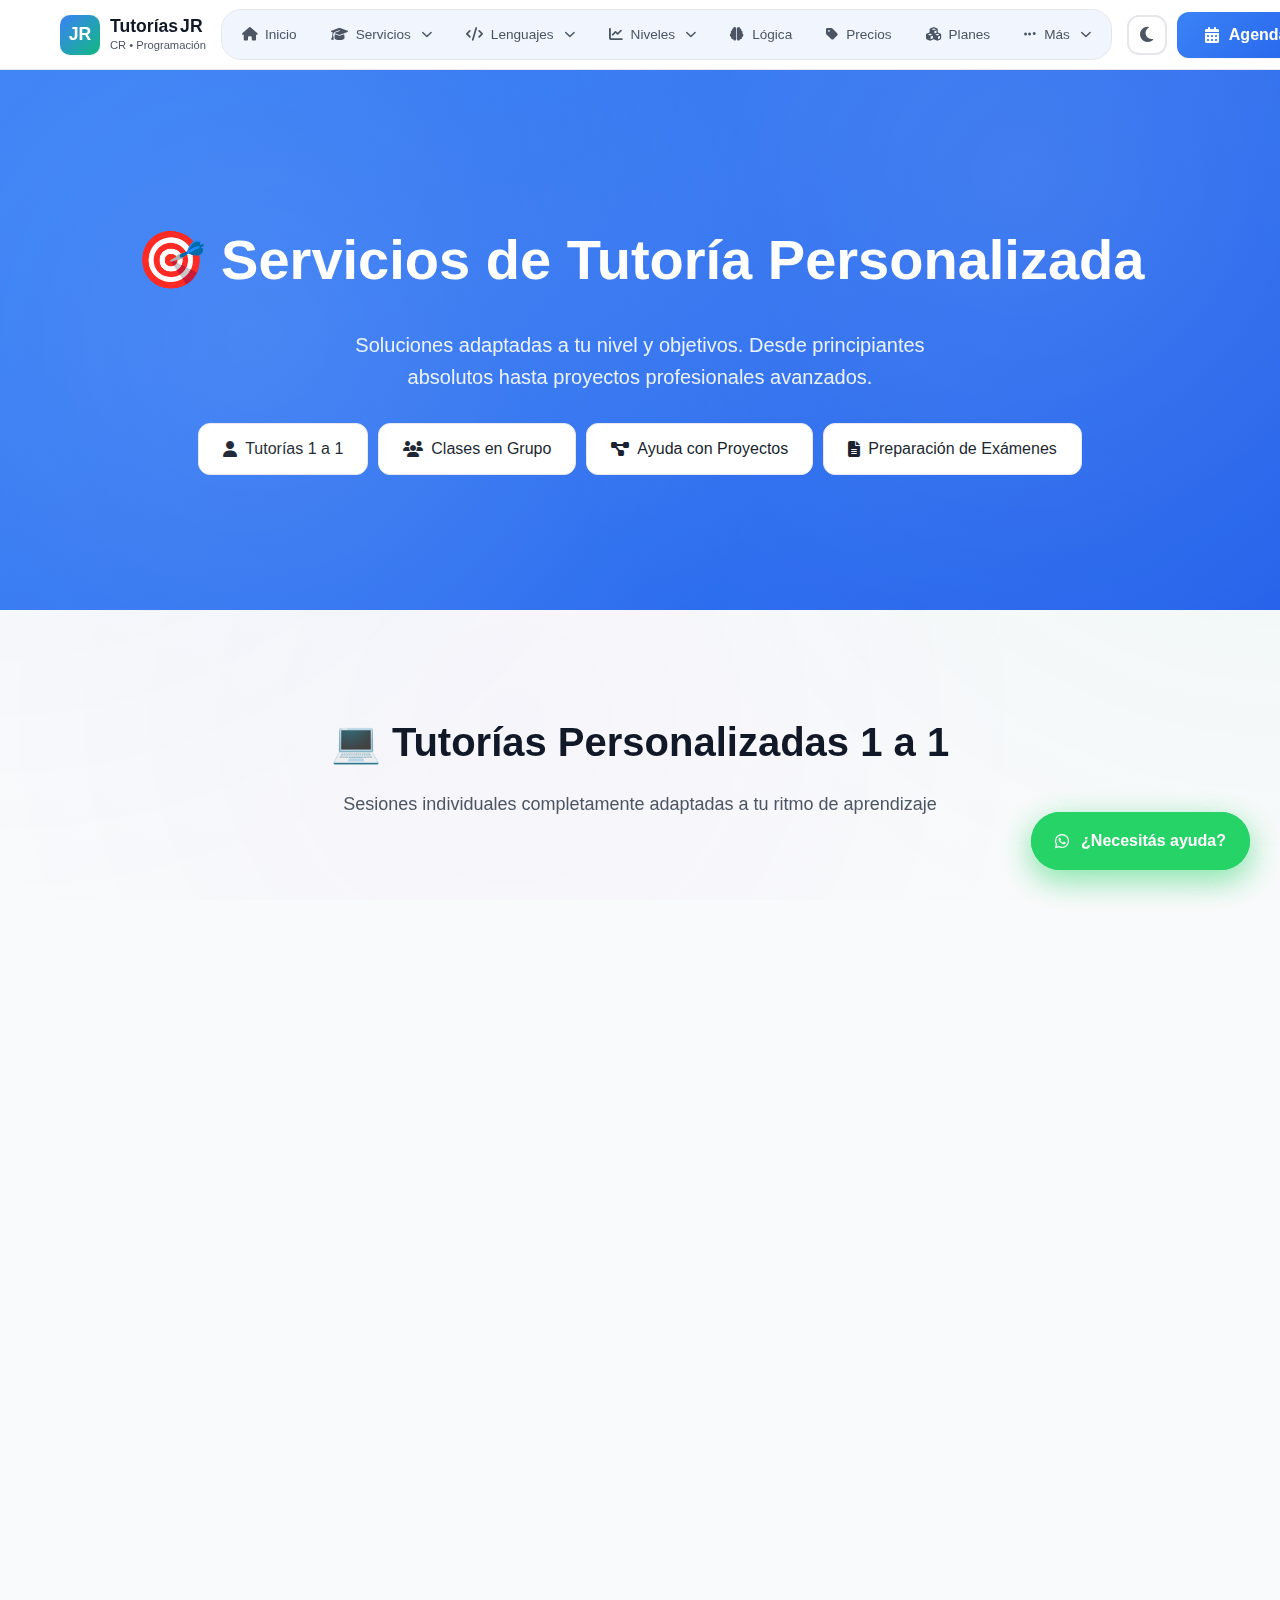
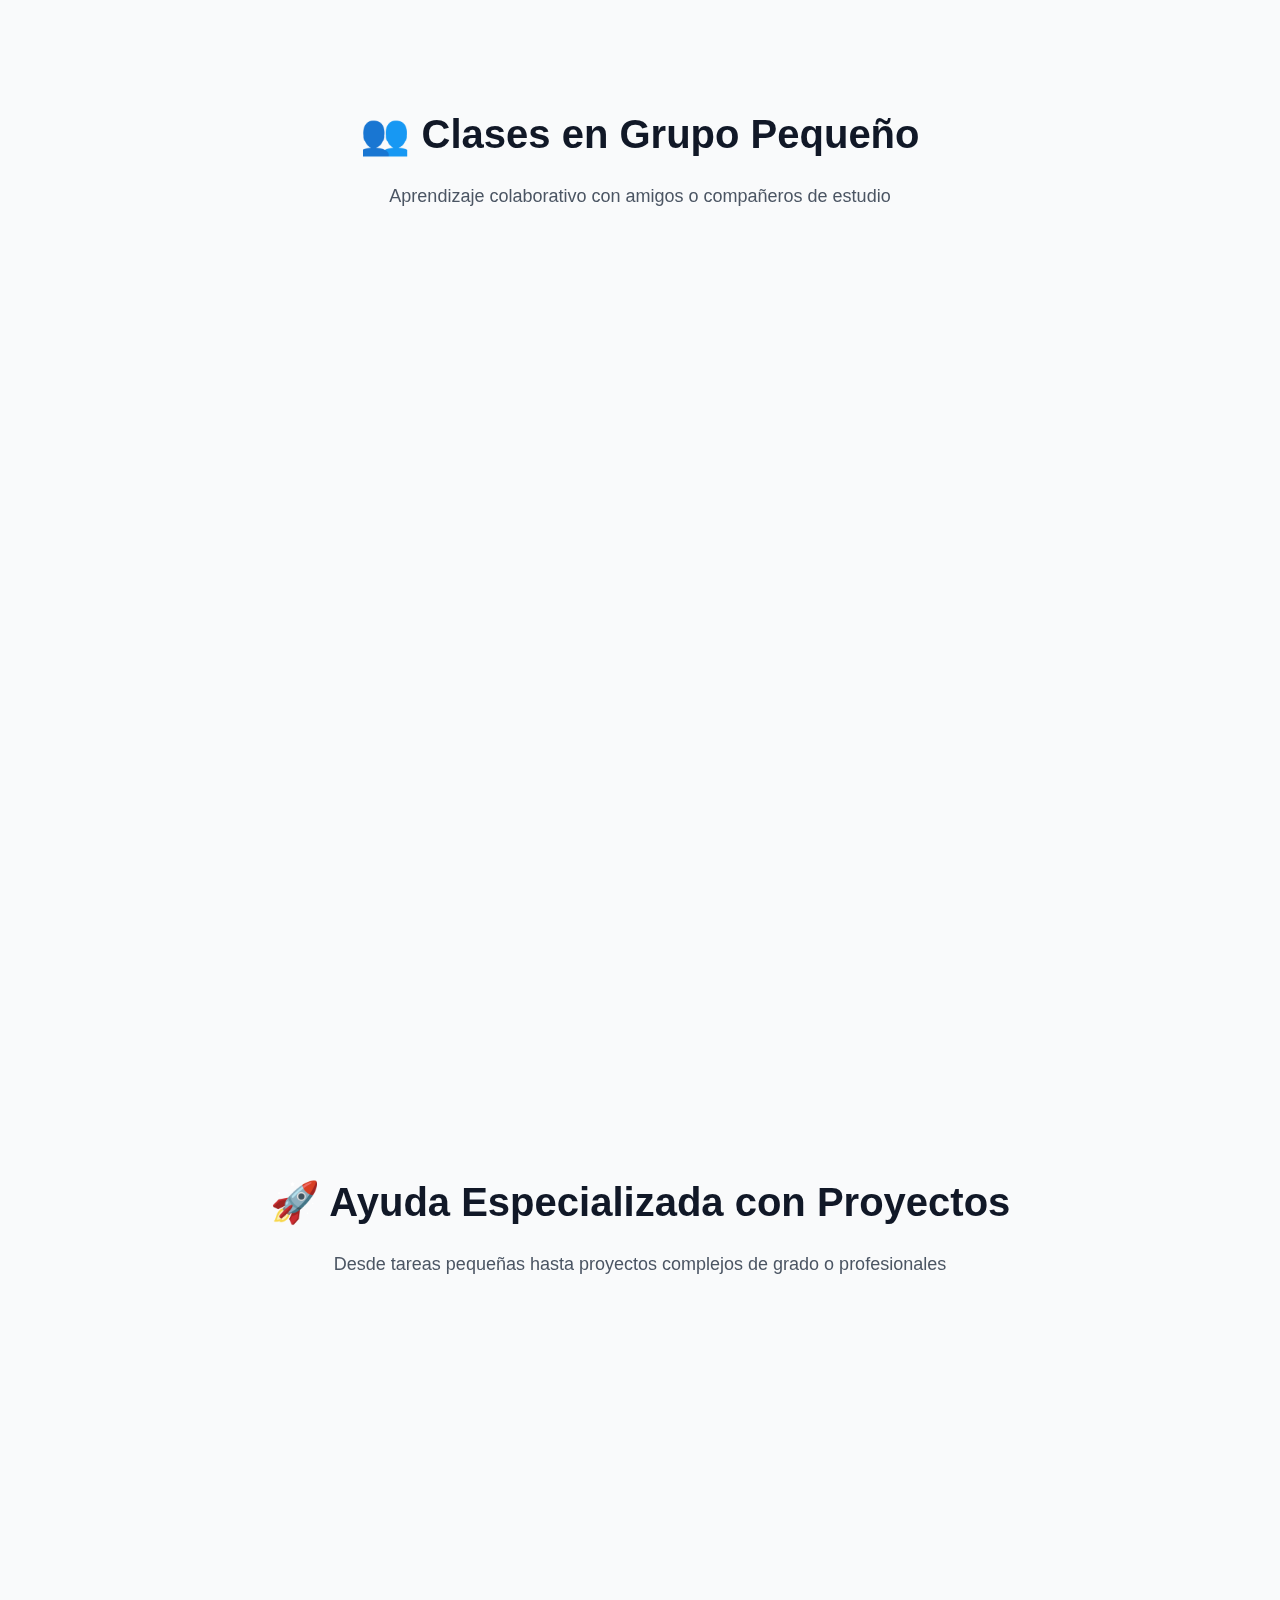
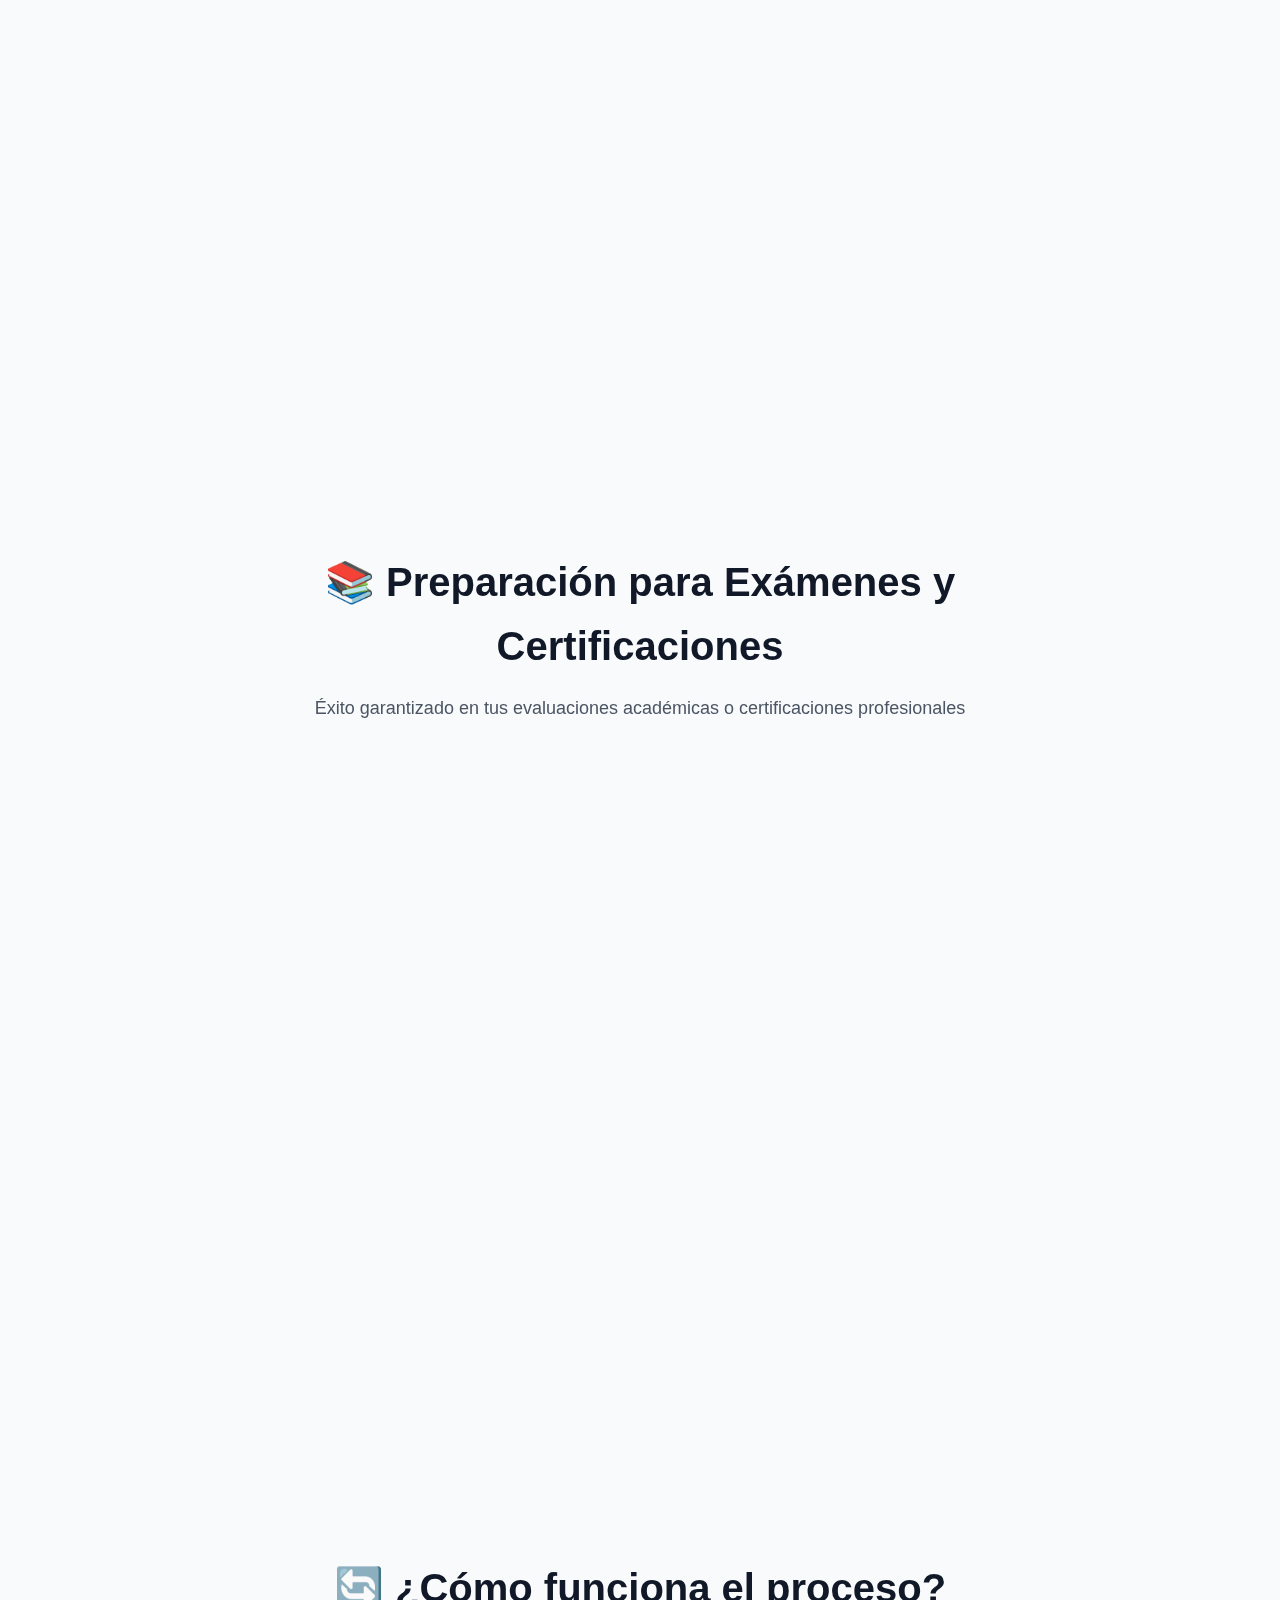
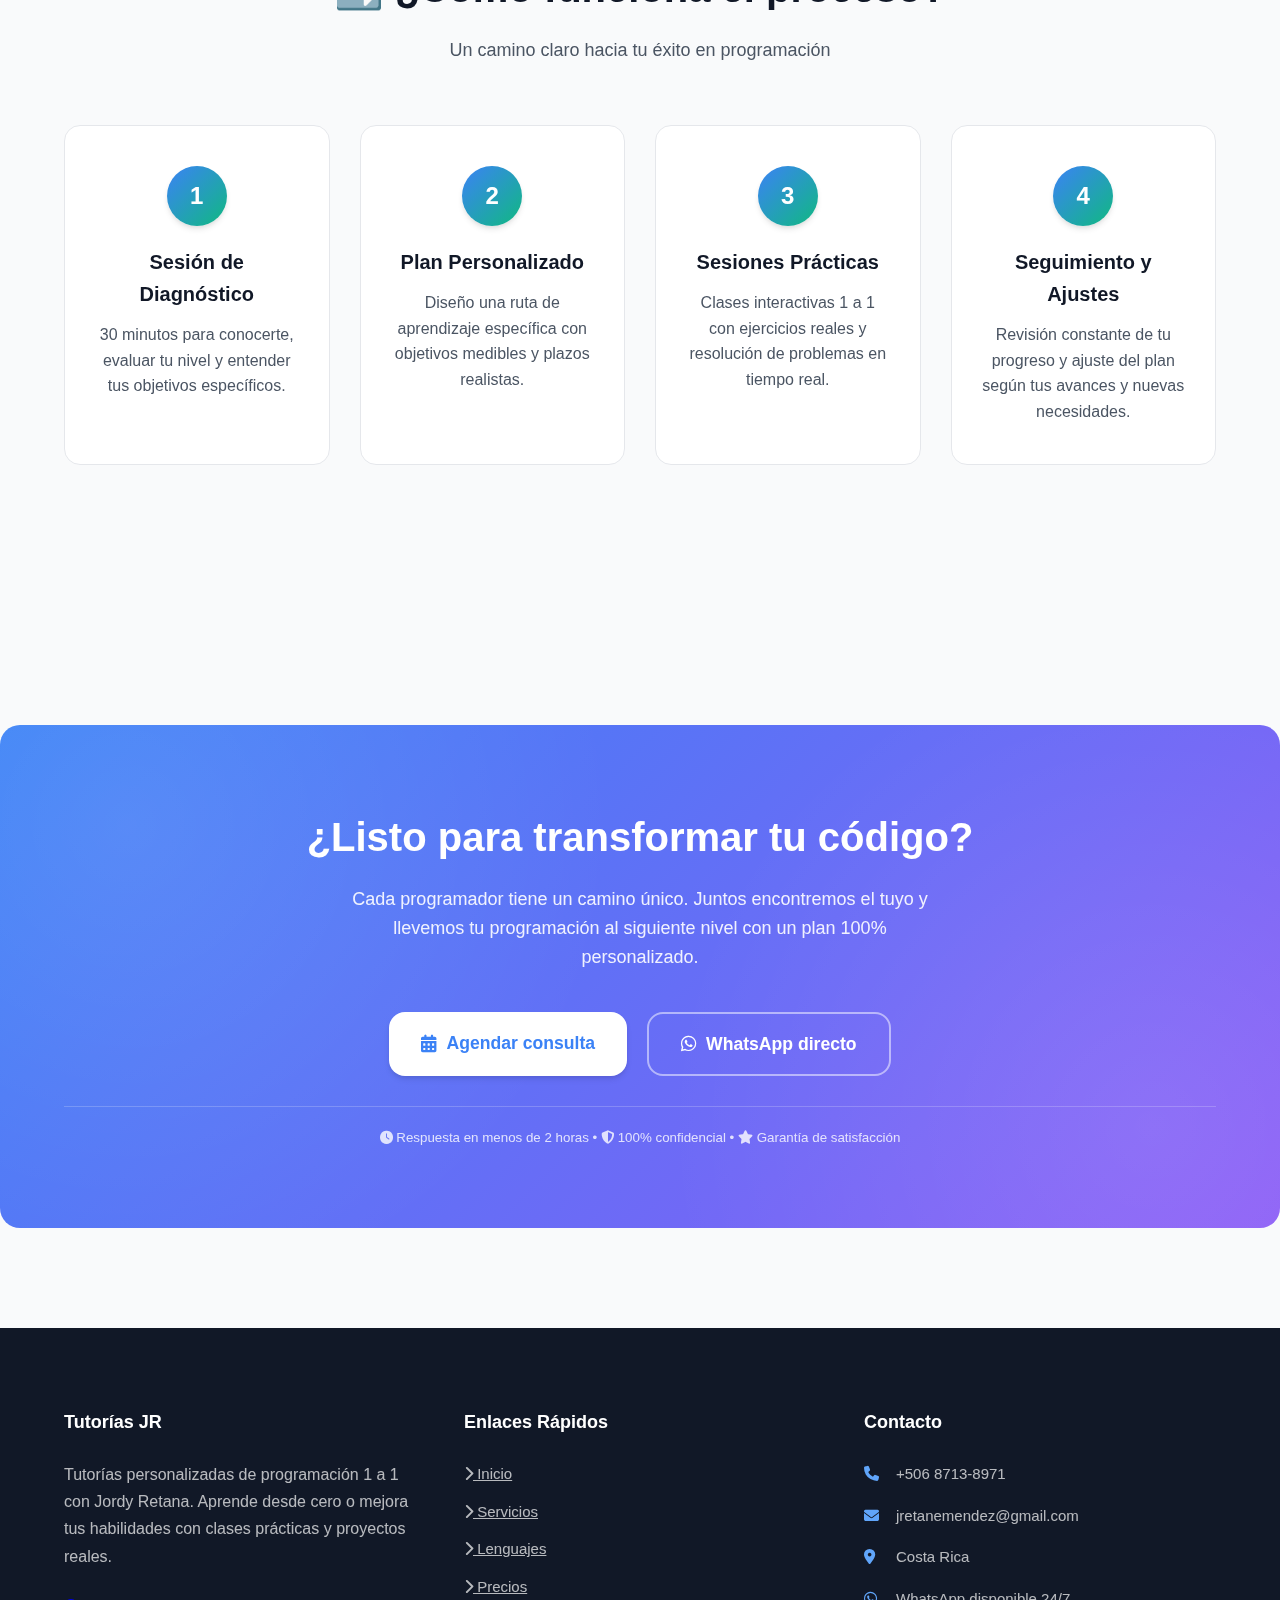
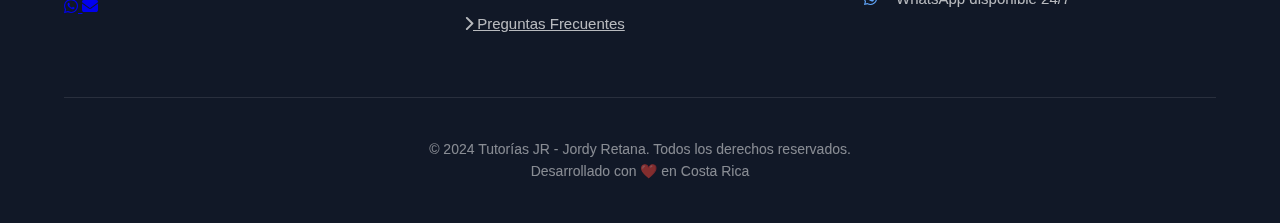
<file: servicios.html>
<!DOCTYPE html>
<html lang="es" data-mode="light">
<head>
    <meta charset="UTF-8">
    <meta name="viewport" content="width=device-width, initial-scale=1.0">
    <title>Servicios - Tutorías Personalizadas de Programación</title>
    <meta name="description" content="Servicios de tutoría personalizada en programación. Clases 1 a 1, ayuda con proyectos, preparación para exámenes y más.">
    
    <link rel="apple-touch-icon" sizes="180x180" href="assets/img/favicon/apple-touch-icon.png">
    <link rel="icon" type="image/png" sizes="32x32" href="assets/img/favicon/favicon-32x32.png">
    <link rel="icon" type="image/png" sizes="16x16" href="assets/img/favicon/favicon-16x16.png">
    
    <link rel="stylesheet" href="https://cdnjs.cloudflare.com/ajax/libs/font-awesome/6.4.0/css/all.min.css">
    
    <link rel="stylesheet" href="assets/css/styles.css">
    
    <style>
        .page-hero {
            min-height: 60vh;
            display: flex;
            align-items: center;
            padding: 120px 0 60px;
            background: linear-gradient(135deg, var(--primary) 0%, var(--primary-dark) 100%);
            color: white;
            text-align: center;
            position: relative;
            overflow: hidden;
        }
        
        .page-hero::before {
            content: '';
            position: absolute;
            top: 0;
            left: 0;
            right: 0;
            bottom: 0;
            background: 
                radial-gradient(circle at 20% 50%, rgba(255, 255, 255, 0.1) 0%, transparent 50%),
                radial-gradient(circle at 80% 20%, rgba(255, 255, 255, 0.1) 0%, transparent 50%);
        }
        
        .page-hero h1 {
            font-size: clamp(2.5rem, 5vw, 3.5rem);
            margin-bottom: 1.5rem;
            color: white;
            position: relative;
            z-index: 2;
        }
        
        .page-hero .lead {
            font-size: 1.25rem;
            max-width: 600px;
            margin: 0 auto;
            color: rgba(255, 255, 255, 0.9);
            position: relative;
            z-index: 2;
        }
        
        .services-grid {
            display: grid;
            grid-template-columns: repeat(auto-fit, minmax(350px, 1fr));
            gap: 30px;
            margin-top: 50px;
        }
        
        .service-card {
            background: var(--card-bg);
            border-radius: var(--radius-lg);
            padding: 40px 30px;
            border: 1px solid var(--border-color);
            transition: var(--transition);
            height: 100%;
            display: flex;
            flex-direction: column;
            position: relative;
            overflow: hidden;
        }
        
        .service-card::before {
            content: '';
            position: absolute;
            top: 0;
            left: 0;
            width: 100%;
            height: 4px;
            background: linear-gradient(to right, var(--primary), var(--secondary));
        }
        
        .service-card:hover {
            transform: translateY(-10px);
            box-shadow: var(--shadow-lg);
            border-color: var(--primary);
        }
        
        .service-icon {
            width: 70px;
            height: 70px;
            background: linear-gradient(135deg, var(--primary), var(--secondary));
            border-radius: var(--radius);
            display: flex;
            align-items: center;
            justify-content: center;
            color: white;
            font-size: 1.8rem;
            margin-bottom: 24px;
            box-shadow: var(--shadow);
            transition: var(--transition);
        }
        
        .service-card:hover .service-icon {
            transform: scale(1.1) rotate(10deg);
        }
        
        .service-card h3 {
            margin-bottom: 16px;
            font-size: 1.5rem;
            color: var(--text-primary);
        }
        
        .service-card p {
            color: var(--text-secondary);
            margin-bottom: 24px;
            line-height: 1.6;
            flex-grow: 1;
        }
        
        .service-features {
            list-style: none;
            margin: 20px 0;
            padding: 0;
        }
        
        .service-features li {
            display: flex;
            align-items: center;
            gap: 10px;
            margin-bottom: 10px;
            color: var(--text-secondary);
            font-size: 0.95rem;
        }
        
        .service-features li i {
            color: var(--secondary);
            font-size: 0.9rem;
        }
        
        .service-highlight {
            background: linear-gradient(135deg, var(--primary), var(--accent));
            padding: 80px 0;
            margin: 100px 0;
            border-radius: var(--radius-xl);
            position: relative;
            overflow: hidden;
        }
        
        .service-highlight::before {
            content: '';
            position: absolute;
            top: 0;
            left: 0;
            width: 100%;
            height: 100%;
            background: 
                radial-gradient(circle at 10% 20%, rgba(255, 255, 255, 0.1) 0%, transparent 40%),
                radial-gradient(circle at 90% 80%, rgba(255, 255, 255, 0.1) 0%, transparent 40%);
        }
        
        .highlight-content {
            position: relative;
            z-index: 2;
            text-align: center;
            color: white;
        }
        
        .highlight-content h2 {
            color: white;
            font-size: 2.5rem;
            margin-bottom: 1rem;
        }
        
        .highlight-content p {
            color: rgba(255, 255, 255, 0.9);
            max-width: 600px;
            margin: 0 auto 30px;
            font-size: 1.125rem;
            line-height: 1.6;
        }
        
        .service-process {
            display: grid;
            grid-template-columns: repeat(auto-fit, minmax(250px, 1fr));
            gap: 30px;
            margin: 60px 0;
        }
        
        .process-step {
            text-align: center;
            padding: 40px 30px;
            background: var(--card-bg);
            border-radius: var(--radius-lg);
            border: 1px solid var(--border-color);
            transition: var(--transition);
        }
        
        .process-step:hover {
            transform: translateY(-5px);
            border-color: var(--primary);
            box-shadow: var(--shadow-md);
        }
        
        .step-number {
            width: 60px;
            height: 60px;
            background: linear-gradient(135deg, var(--primary), var(--secondary));
            border-radius: 50%;
            display: flex;
            align-items: center;
            justify-content: center;
            color: white;
            font-weight: 700;
            margin: 0 auto 20px;
            font-size: 1.5rem;
            box-shadow: var(--shadow);
        }
        
        .process-step h4 {
            margin-bottom: 12px;
            font-size: 1.25rem;
            color: var(--text-primary);
        }
        
        .process-step p {
            color: var(--text-secondary);
            line-height: 1.6;
        }
        
        .section {
            padding: 100px 0;
        }
        
        .section:nth-child(even) {
            background: var(--gray-50);
        }
        
        .service-nav {
            display: flex;
            justify-content: center;
            gap: 10px;
            margin: 30px 0 50px;
            flex-wrap: wrap;
        }
        
        .service-nav a {
            display: flex;
            align-items: center;
            gap: 8px;
            padding: 12px 24px;
            background: var(--card-bg);
            color: var(--text-primary);
            text-decoration: none;
            border-radius: var(--radius);
            border: 1px solid var(--border-color);
            transition: var(--transition);
            font-weight: 500;
        }
        
        .service-nav a:hover {
            background: var(--primary);
            color: white;
            border-color: var(--primary);
            transform: translateY(-2px);
        }
        
        @media (max-width: 768px) {
            .services-grid {
                grid-template-columns: 1fr;
            }
            
            .service-nav {
                flex-direction: column;
                align-items: center;
            }
            
            .service-nav a {
                width: 100%;
                max-width: 300px;
                justify-content: center;
            }
            
            .page-hero {
                padding: 100px 0 40px;
            }
            
            .section {
                padding: 60px 0;
            }
        }
        
        @keyframes fadeInUp {
            from {
                opacity: 0;
                transform: translateY(30px);
            }
            to {
                opacity: 1;
                transform: translateY(0);
            }
        }
        
        .animate-fade-in {
            animation: fadeInUp 0.6s ease-out forwards;
            opacity: 0;
        }
        
        .modal {
            background: rgba(0, 0, 0, 0.5) !important;
            backdrop-filter: blur(5px) !important;
            display: none;
            position: fixed;
            top: 0;
            left: 0;
            width: 100%;
            height: 100%;
            z-index: 1000;
            align-items: center;
            justify-content: center;
            padding: 20px;
        }
        
        .modal.active {
            display: flex !important;
        }
        
        .modal-content {
            background: var(--card-bg) !important;
            border: 1px solid var(--border-color) !important;
            color: var(--text-primary) !important;
            max-width: 500px;
            width: 100%;
            max-height: 90vh;
            overflow-y: auto;
            border-radius: var(--radius-lg);
            box-shadow: var(--shadow-xl);
        }
        
        .modal-header {
            border-bottom: 1px solid var(--border-color) !important;
            background: transparent !important;
            padding: 24px;
            display: flex;
            justify-content: space-between;
            align-items: center;
        }
        
        .modal-header h3 {
            color: var(--text-primary) !important;
            margin: 0;
            font-size: 1.5rem;
        }
        
        .modal-body {
            color: var(--text-primary) !important;
            background: transparent !important;
            padding: 24px;
        }
        
        .modal-footer {
            background: var(--gray-50) !important;
            border-top: 1px solid var(--border-color) !important;
            padding: 24px;
        }
        
        [data-mode="dark"] .modal-footer {
            background: var(--gray-800) !important;
        }
        
        .form-group label {
            color: var(--text-primary) !important;
            display: block;
            margin-bottom: 8px;
            font-weight: 500;
        }
        
        .form-group input,
        .form-group select,
        .form-group textarea {
            background: var(--card-bg) !important;
            color: var(--text-primary) !important;
            border: 1px solid var(--border-color) !important;
            width: 100%;
            padding: 12px;
            border-radius: var(--radius);
            font-size: 1rem;
        }
        
        .form-group input:focus,
        .form-group select:focus,
        .form-group textarea:focus {
            border-color: var(--primary) !important;
            box-shadow: 0 0 0 3px rgba(59, 130, 246, 0.1) !important;
            outline: none;
        }
        
        [data-mode="dark"] .form-group input:focus,
        [data-mode="dark"] .form-group select:focus,
        [data-mode="dark"] .form-group textarea:focus {
            box-shadow: 0 0 0 3px rgba(59, 130, 246, 0.2) !important;
        }
        
        .modal-close {
            color: var(--text-secondary) !important;
            background: transparent !important;
            border: none;
            font-size: 1.25rem;
            cursor: pointer;
            padding: 5px;
            border-radius: 50%;
            width: 36px;
            height: 36px;
            display: flex;
            align-items: center;
            justify-content: center;
        }
        
        .modal-close:hover {
            background: var(--gray-100) !important;
            color: var(--text-primary) !important;
        }
        
        [data-mode="dark"] .modal-close:hover {
            background: var(--gray-800) !important;
        }
        
        .form-group input::placeholder,
        .form-group textarea::placeholder {
            color: var(--gray-500) !important;
        }
        
        [data-mode="dark"] .form-group input::placeholder,
        [data-mode="dark"] .form-group textarea::placeholder {
            color: var(--gray-400) !important;
        }
        
        .toast {
            background: var(--card-bg) !important;
            color: var(--text-primary) !important;
            border: 1px solid var(--border-color) !important;
        }
        
        .toast i {
            color: var(--text-secondary) !important;
        }
        
        .toast-success {
            border-left-color: var(--secondary) !important;
        }
        
        .toast-error {
            border-left-color: #ef4444 !important;
        }
        
        .toast-info {
            border-left-color: var(--primary) !important;
        }
        
        .toast button.toast-close {
            color: var(--text-secondary) !important;
        }
        
        .error-message {
            color: #ef4444 !important;
            font-size: 0.875rem !important;
            margin-top: 5px !important;
            display: block !important;
        }
        
        .form-group input.error,
        .form-group select.error,
        .form-group textarea.error {
            border-color: #ef4444 !important;
            box-shadow: 0 0 0 3px rgba(239, 68, 68, 0.1) !important;
        }
        
        [data-mode="dark"] .form-group input.error,
        [data-mode="dark"] .form-group select.error,
        [data-mode="dark"] .form-group textarea.error {
            box-shadow: 0 0 0 3px rgba(239, 68, 68, 0.2) !important;
        }
    </style>
</head>
<body data-page="servicios">
    <div data-include="partials/header.html"></div>
    
    <section class="page-hero" id="servicios">
        <div class="container">
            <h1>🎯 Servicios de Tutoría Personalizada</h1>
            <p class="lead">
                Soluciones adaptadas a tu nivel y objetivos. 
                Desde principiantes absolutos hasta proyectos profesionales avanzados.
            </p>
            
            <div class="service-nav">
                <a href="#individuales">
                    <i class="fas fa-user"></i> Tutorías 1 a 1
                </a>
                <a href="#grupo">
                    <i class="fas fa-users"></i> Clases en Grupo
                </a>
                <a href="#proyectos">
                    <i class="fas fa-project-diagram"></i> Ayuda con Proyectos
                </a>
                <a href="#examenes">
                    <i class="fas fa-file-alt"></i> Preparación de Exámenes
                </a>
            </div>
        </div>
    </section>
    
    <section class="section" id="individuales">
        <div class="container">
            <div class="section-header">
                <h2>💻 Tutorías Personalizadas 1 a 1</h2>
                <p class="section-subtitle">
                    Sesiones individuales completamente adaptadas a tu ritmo de aprendizaje
                </p>
            </div>
            
            <div class="services-grid">
                <div class="service-card animate-fade-in">
                    <div class="service-icon">
                        <i class="fas fa-user-graduate"></i>
                    </div>
                    <h3>Principiantes Absolutos</h3>
                    <p>Para quienes comienzan desde cero. Te guío paso a paso en los fundamentos de la programación.</p>
                    
                    <ul class="service-features">
                        <li><i class="fas fa-check"></i> Introducción a la lógica de programación</li>
                        <li><i class="fas fa-check"></i> Fundamentos del lenguaje elegido</li>
                        <li><i class="fas fa-check"></i> Ejercicios prácticos guiados</li>
                        <li><i class="fas fa-check"></i> Resolución de dudas en tiempo real</li>
                        <li><i class="fas fa-check"></i> Primer proyecto funcional</li>
                    </ul>
                    
                    <div style="margin-top: auto; padding-top: 20px;">
                        <button class="btn btn-primary btn-block" onclick="openServiceModal('principiante', 'Principiante Absoluto')">
                            <i class="fas fa-calendar-alt"></i> Agendar tutoría
                        </button>
                    </div>
                </div>
                
                <div class="service-card animate-fade-in">
                    <div class="service-icon">
                        <i class="fas fa-chart-line"></i>
                    </div>
                    <h3>Desarrollo Intermedio</h3>
                    <p>Para quienes ya tienen bases y quieren profundizar en conceptos más avanzados y frameworks.</p>
                    
                    <ul class="service-features">
                        <li><i class="fas fa-check"></i> Programación orientada a objetos</li>
                        <li><i class="fas fa-check"></i> Estructuras de datos avanzadas</li>
                        <li><i class="fas fa-check"></i> Frameworks modernos (React, Django, etc.)</li>
                        <li><i class="fas fa-check"></i> Conexión con bases de datos</li>
                        <li><i class="fas fa-check"></i> Patrones de diseño</li>
                    </ul>
                    
                    <div style="margin-top: auto; padding-top: 20px;">
                        <button class="btn btn-primary btn-block" onclick="openServiceModal('intermedio', 'Desarrollo Intermedio')">
                            <i class="fas fa-rocket"></i> Avanzar mis conocimientos
                        </button>
                    </div>
                </div>
                
                <div class="service-card animate-fade-in">
                    <div class="service-icon">
                        <i class="fas fa-crown"></i>
                    </div>
                    <h3>Nivel Avanzado</h3>
                    <p>Para programadores que buscan especializarse o resolver problemas complejos específicos.</p>
                    
                    <ul class="service-features">
                        <li><i class="fas fa-check"></i> Arquitectura de software</li>
                        <li><i class="fas fa-check"></i> Optimización de rendimiento</li>
                        <li><i class="fas fa-check"></i> Seguridad informática</li>
                        <li><i class="fas fa-check"></i> DevOps y despliegue</li>
                        <li><i class="fas fa-check"></i> Técnicas avanzadas de debugging</li>
                    </ul>
                    
                    <div style="margin-top: auto; padding-top: 20px;">
                        <button class="btn btn-primary btn-block" onclick="openServiceModal('avanzado', 'Nivel Avanzado')">
                            <i class="fas fa-graduation-cap"></i> Especializarme
                        </button>
                    </div>
                </div>
            </div>
        </div>
    </section>
    
    <section class="section" id="grupo" style="background: var(--gray-50);">
        <div class="container">
            <div class="section-header">
                <h2>👥 Clases en Grupo Pequeño</h2>
                <p class="section-subtitle">
                    Aprendizaje colaborativo con amigos o compañeros de estudio
                </p>
            </div>
            
            <div class="services-grid">
                <div class="service-card animate-fade-in">
                    <div class="service-icon">
                        <i class="fas fa-user-friends"></i>
                    </div>
                    <h3>Grupo de Amigos/Compañeros</h3>
                    <p>Perfecto para grupos de 2-4 personas que quieren aprender juntos. Ideal para compañeros de clase o amigos.</p>
                    
                    <ul class="service-features">
                        <li><i class="fas fa-check"></i> Costo reducido por persona</li>
                        <li><i class="fas fa-check"></i> Aprendizaje colaborativo</li>
                        <li><i class="fas fa-check"></i> Horarios coordinados para todos</li>
                        <li><i class="fas fa-check"></i> Proyecto grupal guiado</li>
                        <li><i class="fas fa-check"></i> Material compartido</li>
                    </ul>
                    
                    <div class="mt-4" style="background: var(--gray-100); padding: 15px; border-radius: var(--radius);">
                        <div style="display: flex; align-items: center; gap: 10px; margin-bottom: 8px;">
                            <i class="fas fa-percentage" style="color: var(--primary);"></i>
                            <strong style="color: var(--text-primary);">Descuento por grupo:</strong>
                        </div>
                        <div style="display: flex; align-items: center; gap: 10px;">
                            <i class="fas fa-users" style="color: var(--secondary);"></i>
                            <span style="color: var(--text-secondary);">2 personas: 10% off c/u</span>
                        </div>
                        <div style="display: flex; align-items: center; gap: 10px; margin-top: 5px;">
                            <i class="fas fa-users" style="color: var(--secondary);"></i>
                            <span style="color: var(--text-secondary);">3-4 personas: 15% off c/u</span>
                        </div>
                    </div>
                    
                    <div style="margin-top: auto; padding-top: 20px;">
                        <button class="btn btn-secondary btn-block" onclick="openGroupModal()">
                            <i class="fas fa-user-plus"></i> Formar grupo
                        </button>
                    </div>
                </div>
            </div>
        </div>
    </section>
    
    <section class="section" id="proyectos">
        <div class="container">
            <div class="section-header">
                <h2>🚀 Ayuda Especializada con Proyectos</h2>
                <p class="section-subtitle">
                    Desde tareas pequeñas hasta proyectos complejos de grado o profesionales
                </p>
            </div>
            
            <div class="services-grid">
                <div class="service-card animate-fade-in">
                    <div class="service-icon">
                        <i class="fas fa-laptop-code"></i>
                    </div>
                    <h3>Tareas y Trabajos Universitarios</h3>
                    <p>Te ayudo a entender y completar tus asignaciones académicas con excelencia.</p>
                    
                    <ul class="service-features">
                        <li><i class="fas fa-check"></i> Comprensión de requisitos</li>
                        <li><i class="fas fa-check"></i> Diseño de solución</li>
                        <li><i class="fas fa-check"></i> Implementación guiada</li>
                        <li><i class="fas fa-check"></i> Testing y depuración</li>
                        <li><i class="fas fa-check"></i> Documentación apropiada</li>
                    </ul>
                    
                    <div style="margin-top: auto; padding-top: 20px;">
                        <button class="btn btn-primary btn-block" onclick="openServiceModal('tarea', 'Ayuda con Tarea Universitaria')">
                            <i class="fas fa-tasks"></i> Ayuda con tarea
                        </button>
                    </div>
                </div>
                
                <div class="service-card animate-fade-in">
                    <div class="service-icon">
                        <i class="fas fa-graduation-cap"></i>
                    </div>
                    <h3>Proyectos de Grado/Tesis</h3>
                    <p>Soporte completo para proyectos finales de carrera, tesis o trabajos de investigación.</p>
                    
                    <ul class="service-features">
                        <li><i class="fas fa-check"></i> Definición del problema</li>
                        <li><i class="fas fa-check"></i> Revisión de literatura</li>
                        <li><i class="fas fa-check"></i> Diseño metodológico</li>
                        <li><i class="fas fa-check"></i> Desarrollo del sistema</li>
                        <li><i class="fas fa-check"></i> Pruebas y validación</li>
                    </ul>
                    
                    <div style="margin-top: auto; padding-top: 20px;">
                        <button class="btn btn-primary btn-block" onclick="openServiceModal('tesis', 'Proyecto de Grado/Tesis')">
                            <i class="fas fa-file-contract"></i> Consultar proyecto
                        </button>
                    </div>
                </div>
                
                <div class="service-card animate-fade-in">
                    <div class="service-icon">
                        <i class="fas fa-briefcase"></i>
                    </div>
                    <h3>Proyectos Profesionales</h3>
                    <p>Asesoría para proyectos laborales, freelance o emprendimientos tecnológicos.</p>
                    
                    <ul class="service-features">
                        <li><i class="fas fa-check"></i> Análisis de requerimientos</li>
                        <li><i class="fas fa-check"></i> Arquitectura del sistema</li>
                        <li><i class="fas fa-check"></i> Code review profesional</li>
                        <li><i class="fas fa-check"></i> Optimización y escalabilidad</li>
                        <li><i class="fas fa-check"></i> Buenas prácticas empresariales</li>
                    </ul>
                    
                    <div style="margin-top: auto; padding-top: 20px;">
                        <button class="btn btn-primary btn-block" onclick="openServiceModal('profesional', 'Proyecto Profesional')">
                            <i class="fas fa-handshake"></i> Asesoría profesional
                        </button>
                    </div>
                </div>
            </div>
        </div>
    </section>
    
    <section class="section" id="examenes" style="background: var(--gray-50);">
        <div class="container">
            <div class="section-header">
                <h2>📚 Preparación para Exámenes y Certificaciones</h2>
                <p class="section-subtitle">
                    Éxito garantizado en tus evaluaciones académicas o certificaciones profesionales
                </p>
            </div>
            
            <div class="services-grid">
                <div class="service-card animate-fade-in">
                    <div class="service-icon">
                        <i class="fas fa-university"></i>
                    </div>
                    <h3>Exámenes Universitarios</h3>
                    <p>Repaso intensivo para parciales, finales o exámenes de admisión de posgrado.</p>
                    
                    <ul class="service-features">
                        <li><i class="fas fa-check"></i> Revisión de syllabus completo</li>
                        <li><i class="fas fa-check"></i> Ejercicios tipo examen</li>
                        <li><i class="fas fa-check"></i> Simulacros cronometrados</li>
                        <li><i class="fas fa-check"></i> Estrategias de examen</li>
                        <li><i class="fas fa-check"></i> Repaso de temas débiles</li>
                    </ul>
                    
                    <div style="margin-top: auto; padding-top: 20px;">
                        <button class="btn btn-primary btn-block" onclick="openServiceModal('examen', 'Preparación para Examen')">
                            <i class="fas fa-book"></i> Preparar examen
                        </button>
                    </div>
                </div>
                
                <div class="service-card animate-fade-in">
                    <div class="service-icon">
                        <i class="fas fa-certificate"></i>
                    </div>
                    <h3>Certificaciones Técnicas</h3>
                    <p>Preparación para certificaciones como Microsoft, Oracle, AWS, Google, etc.</p>
                    
                    <ul class="service-features">
                        <li><i class="fas fa-check"></i> Plan de estudio personalizado</li>
                        <li><i class="fas fa-check"></i> Práctica con exámenes reales</li>
                        <li><i class="fas fa-check"></i> Explicación de conceptos clave</li>
                        <li><i class="fas fa-check"></i> Tips para el día del examen</li>
                        <li><i class="fas fa-check"></i> Seguimiento hasta la certificación</li>
                    </ul>
                    
                    <div style="margin-top: auto; padding-top: 20px;">
                        <button class="btn btn-primary btn-block" onclick="openServiceModal('certificacion', 'Certificación Técnica')">
                            <i class="fas fa-medal"></i> Obtener certificación
                        </button>
                    </div>
                </div>
            </div>
        </div>
    </section>
    
    <section class="section">
        <div class="container">
            <div class="section-header">
                <h2>🔄 ¿Cómo funciona el proceso?</h2>
                <p class="section-subtitle">
                    Un camino claro hacia tu éxito en programación
                </p>
            </div>
            
            <div class="service-process">
                <div class="process-step">
                    <div class="step-number">1</div>
                    <h4>Sesión de Diagnóstico</h4>
                    <p>30 minutos para conocerte, evaluar tu nivel y entender tus objetivos específicos.</p>
                </div>
                
                <div class="process-step">
                    <div class="step-number">2</div>
                    <h4>Plan Personalizado</h4>
                    <p>Diseño una ruta de aprendizaje específica con objetivos medibles y plazos realistas.</p>
                </div>
                
                <div class="process-step">
                    <div class="step-number">3</div>
                    <h4>Sesiones Prácticas</h4>
                    <p>Clases interactivas 1 a 1 con ejercicios reales y resolución de problemas en tiempo real.</p>
                </div>
                
                <div class="process-step">
                    <div class="step-number">4</div>
                    <h4>Seguimiento y Ajustes</h4>
                    <p>Revisión constante de tu progreso y ajuste del plan según tus avances y nuevas necesidades.</p>
                </div>
            </div>
        </div>
    </section>
    
    <section class="service-highlight">
        <div class="container">
            <div class="highlight-content">
                <h2>¿Listo para transformar tu código?</h2>
                <p>
                    Cada programador tiene un camino único. Juntos encontremos el tuyo y llevemos tu 
                    programación al siguiente nivel con un plan 100% personalizado.
                </p>
                <div style="display: flex; gap: 20px; justify-content: center; flex-wrap: wrap; margin-top: 40px;">
                    <button class="btn btn-light btn-lg" onclick="openServiceModal('consulta', 'Consulta General')">
                        <i class="fas fa-calendar-alt"></i> Agendar consulta
                    </button>
                    <a href="https://wa.me/50687138971" class="btn btn-outline-light btn-lg" target="_blank">
                        <i class="fab fa-whatsapp"></i> WhatsApp directo
                    </a>
                </div>
                
                <div style="margin-top: 30px; padding-top: 20px; border-top: 1px solid rgba(255, 255, 255, 0.2);">
                    <small style="color: rgba(255, 255, 255, 0.8); display: block;">
                        <i class="fas fa-clock"></i> Respuesta en menos de 2 horas • 
                        <i class="fas fa-shield-alt"></i> 100% confidencial • 
                        <i class="fas fa-star"></i> Garantía de satisfacción
                    </small>
                </div>
            </div>
        </div>
    </section>
    
    <div data-include="partials/footer.html"></div>
    
    <div class="modal" id="serviceModal">
        <div class="modal-content">
            <div class="modal-header">
                <h3 id="serviceModalTitle"><i class="fas fa-calendar-alt"></i> Agendar Tutoría</h3>
                <button class="modal-close">
                    <i class="fas fa-times"></i>
                </button>
            </div>
            
            <div class="modal-body">
                <p id="serviceModalDescription" style="color: var(--text-secondary); margin-bottom: 20px;">
                    Completa el formulario para coordinar las sesiones de tutoría.
                </p>
                
                <form id="serviceForm">
                    <input type="hidden" id="selectedService" name="service_type" value="">
                    <input type="hidden" id="selectedServiceName" name="service_name" value="">
                    
                    <input type="hidden" name="_subject" value="Solicitud de Tutoría - Tutorías JR">
                    <input type="hidden" name="_format" value="plain">
                    <input type="text" name="_gotcha" style="display:none">
                    
                    <div class="form-group">
                        <label for="serviceName">
                            <i class="fas fa-user"></i> Nombre completo
                        </label>
                        <input type="text" id="serviceName" name="name" placeholder="Tu nombre completo" required>
                    </div>
                    
                    <div class="form-group">
                        <label for="serviceEmail">
                            <i class="fas fa-envelope"></i> Correo electrónico
                        </label>
                        <input type="email" id="serviceEmail" name="email" placeholder="correo@ejemplo.com" required>
                    </div>
                    
                    <div class="form-group">
                        <label for="servicePhone">
                            <i class="fas fa-phone"></i> Teléfono / WhatsApp
                        </label>
                        <input type="tel" id="servicePhone" name="phone" placeholder="+506 0000 0000" required>
                    </div>
                    
                    <div class="form-group">
                        <label for="serviceLevel">
                            <i class="fas fa-chart-line"></i> Nivel actual
                        </label>
                        <select id="serviceLevel" name="level" required>
                            <option value="" disabled selected>Selecciona tu nivel</option>
                            <option value="principiante">Principiante (sin experiencia)</option>
                            <option value="basico">Básico (conocimientos iniciales)</option>
                            <option value="intermedio">Intermedio (proyectos básicos)</option>
                            <option value="avanzado">Avanzado (experiencia profesional)</option>
                        </select>
                    </div>
                    
                    <div class="form-group">
                        <label for="serviceLanguage">
                            <i class="fas fa-code"></i> Lenguaje/tecnología de interés
                        </label>
                        <select id="serviceLanguage" name="language" required>
                            <option value="" disabled selected>Selecciona un lenguaje</option>
                            <option value="python">Python</option>
                            <option value="javascript">JavaScript</option>
                            <option value="java">Java</option>
                            <option value="csharp">C# .NET</option>
                            <option value="htmlcss">HTML/CSS</option>
                            <option value="sql">SQL / Bases de datos</option>
                            <option value="react">React</option>
                            <option value="node">Node.js</option>
                            <option value="otros">Otro (especificar en mensaje)</option>
                        </select>
                    </div>
                    
                    <div class="form-group">
                        <label for="serviceMessage">
                            <i class="fas fa-comment"></i> Información adicional
                        </label>
                        <textarea id="serviceMessage" name="message" rows="4" placeholder="Describí brevemente tu objetivo, proyecto o cualquier información relevante..."></textarea>
                    </div>
                    
                    <div class="modal-footer">
                        <button type="submit" class="btn btn-primary btn-block">
                            <i class="fas fa-paper-plane"></i> Enviar solicitud
                        </button>
                        <small style="color: var(--text-secondary); text-align: center; display: block; margin-top: 10px;">
                            <i class="fas fa-lock"></i> Tus datos están seguros y nunca serán compartidos
                        </small>
                    </div>
                </form>
            </div>
        </div>
    </div>
    
    <div class="modal" id="groupModal">
        <div class="modal-content">
            <div class="modal-header">
                <h3><i class="fas fa-user-friends"></i> Clases en Grupo</h3>
                <button class="modal-close">
                    <i class="fas fa-times"></i>
                </button>
            </div>
            
            <div class="modal-body">
                <p style="color: var(--text-secondary); margin-bottom: 20px;">
                    Perfecto para grupos de 2-4 personas. Contame sobre tu grupo y coordino horarios para todos.
                </p>
                
                <form id="groupForm">
                    <input type="hidden" name="service_type" value="grupo">
                    <input type="hidden" name="service_name" value="Clases en Grupo">
                    
                    <input type="hidden" name="_subject" value="Solicitud de Grupo - Tutorías JR">
                    <input type="hidden" name="_format" value="plain">
                    <input type="text" name="_gotcha" style="display:none">
                    
                    <div class="form-group">
                        <label for="groupName">
                            <i class="fas fa-user"></i> Tu nombre (coordinador del grupo)
                        </label>
                        <input type="text" id="groupName" name="name" placeholder="Tu nombre completo" required>
                    </div>
                    
                    <div class="form-group">
                        <label for="groupEmail">
                            <i class="fas fa-envelope"></i> Correo electrónico
                        </label>
                        <input type="email" id="groupEmail" name="email" placeholder="correo@ejemplo.com" required>
                    </div>
                    
                    <div class="form-group">
                        <label for="groupPhone">
                            <i class="fas fa-phone"></i> Teléfono / WhatsApp
                        </label>
                        <input type="tel" id="groupPhone" name="phone" placeholder="+506 0000 0000" required>
                    </div>
                    
                    <div class="form-group">
                        <label for="groupSize">
                            <i class="fas fa-users"></i> Tamaño del grupo
                        </label>
                        <select id="groupSize" name="group_size" required>
                            <option value="" disabled selected>¿Cuántas personas son?</option>
                            <option value="2">2 personas</option>
                            <option value="3">3 personas</option>
                            <option value="4">4 personas</option>
                        </select>
                    </div>
                    
                    <div class="form-group">
                        <label for="groupLevel">
                            <i class="fas fa-chart-line"></i> Nivel promedio del grupo
                        </label>
                        <select id="groupLevel" name="level" required>
                            <option value="" disabled selected>Nivel del grupo</option>
                            <option value="principiante">Todos principiantes</option>
                            <option value="basico">Básico</option>
                            <option value="intermedio">Intermedio</option>
                            <option value="mixto">Niveles mixtos</option>
                        </select>
                    </div>
                    
                    <div class="form-group">
                        <label for="groupLanguage">
                            <i class="fas fa-code"></i> Lenguaje/tecnología de interés
                        </label>
                        <select id="groupLanguage" name="language" required>
                            <option value="" disabled selected>Selecciona un lenguaje</option>
                            <option value="python">Python</option>
                            <option value="javascript">JavaScript</option>
                            <option value="java">Java</option>
                            <option value="csharp">C# .NET</option>
                            <option value="htmlcss">HTML/CSS</option>
                            <option value="sql">SQL / Bases de datos</option>
                            <option value="react">React</option>
                            <option value="node">Node.js</option>
                            <option value="otros">Otro (especificar en mensaje)</option>
                        </select>
                    </div>
                    
                    <div class="form-group">
                        <label for="groupMessage">
                            <i class="fas fa-comment"></i> Información del grupo
                        </label>
                        <textarea id="groupMessage" name="message" rows="4" placeholder="Contame sobre tu grupo, horarios preferidos, objetivos de aprendizaje..."></textarea>
                    </div>
                    
                    <div class="modal-footer">
                        <button type="submit" class="btn btn-primary btn-block">
                            <i class="fas fa-paper-plane"></i> Solicitar grupo
                        </button>
                        <small style="color: var(--text-secondary); text-align: center; display: block; margin-top: 10px;">
                            <i class="fas fa-lock"></i> Descuento aplicado según tamaño del grupo
                        </small>
                    </div>
                </form>
            </div>
        </div>
    </div>
    
    <div class="whatsapp-float">
        <a href="https://wa.me/50687138971" class="whatsapp-button" target="_blank">
            <i class="fab fa-whatsapp"></i>
            <span>¿Necesitás ayuda?</span>
        </a>
    </div>
    
    <button class="back-to-top" id="backToTop">
        <i class="fas fa-chevron-up"></i>
    </button>
    
    <div class="toast-container"></div>
    
    <script src="assets/js/app.js"></script>
    <script src="assets/js/formspree-service.js"></script>
    
    <script>
        const SERVICES_CONFIG = {
            principiante: {
                title: "🚀 Tutoría para Principiantes",
                description: "Te guiaré desde cero en los fundamentos de programación. Juntos construiremos una base sólida para tu futuro como desarrollador."
            },
            intermedio: {
                title: "📈 Desarrollo Intermedio",
                description: "Profundizaremos en conceptos avanzados, frameworks y mejores prácticas para llevar tu programación al siguiente nivel."
            },
            avanzado: {
                title: "👑 Nivel Avanzado",
                description: "Especialización en arquitectura, optimización y problemas complejos. Para programadores que buscan excelencia técnica."
            },
            tarea: {
                title: "📝 Ayuda con Tarea Universitaria",
                description: "Te ayudaré a entender y completar tu tarea con excelencia académica, asegurando que aprendas en el proceso."
            },
            tesis: {
                title: "🎓 Proyecto de Grado/Tesis",
                description: "Soporte completo desde la definición del problema hasta la implementación y validación de tu proyecto final."
            },
            profesional: {
                title: "💼 Proyecto Profesional",
                description: "Asesoría técnica para proyectos laborales, freelance o emprendimientos. Code review, arquitectura y buenas prácticas empresariales."
            },
            examen: {
                title: "📚 Preparación para Examen",
                description: "Repaso intensivo con ejercicios tipo examen, simulacros y estrategias para maximizar tu puntuación."
            },
            certificacion: {
                title: "🏆 Certificación Técnica",
                description: "Plan de estudio personalizado para certificaciones profesionales. Práctica con exámenes reales y tips específicos."
            },
            consulta: {
                title: "🤔 Consulta General",
                description: "Hablemos de tus objetivos y diseñemos juntos el mejor camino para alcanzarlos."
            },
            grupo: {
                title: "👥 Clases en Grupo",
                description: "Aprendizaje colaborativo con amigos o compañeros. Descuentos aplicados según tamaño del grupo."
            }
        };
        
        function openServiceModal(serviceType, serviceName) {
            const serviceConfig = SERVICES_CONFIG[serviceType] || SERVICES_CONFIG.consulta;
            
            document.getElementById('serviceModalTitle').innerHTML = 
                `<i class="fas fa-calendar-alt"></i> ${serviceConfig.title}`;
            document.getElementById('serviceModalDescription').textContent = serviceConfig.description;
            
            document.getElementById('selectedService').value = serviceType;
            document.getElementById('selectedServiceName').value = serviceName;
            
            document.querySelector('#serviceForm input[name="_subject"]').value = 
                `Solicitud: ${serviceName} - Tutorías JR`;
            
            const modal = document.getElementById('serviceModal');
            if (modal) {
                modal.style.display = 'flex';
                modal.classList.add('active');
                document.body.style.overflow = 'hidden';
            }
        }
        
        function openGroupModal() {
            const modal = document.getElementById('groupModal');
            if (modal) {
                modal.style.display = 'flex';
                modal.classList.add('active');
                document.body.style.overflow = 'hidden';
            }
        }
        
        function closeModal(modalId) {
            const modal = document.getElementById(modalId);
            if (modal) {
                modal.style.display = 'none';
                modal.classList.remove('active');
                document.body.style.overflow = '';
            }
        }
        
        function initModalCloseListeners() {
            document.querySelectorAll('.modal-close').forEach(closeBtn => {
                closeBtn.addEventListener('click', function() {
                    const modal = this.closest('.modal');
                    if (modal) {
                        closeModal(modal.id);
                    }
                });
            });
            
            document.querySelectorAll('.modal').forEach(modal => {
                modal.addEventListener('click', function(e) {
                    if (e.target === this) {
                        closeModal(this.id);
                    }
                });
            });
            
            document.addEventListener('keydown', function(e) {
                if (e.key === 'Escape') {
                    const activeModal = document.querySelector('.modal.active');
                    if (activeModal) {
                        closeModal(activeModal.id);
                    }
                }
            });
        }
        
        async function loadIncludes() {
            const includes = document.querySelectorAll('[data-include]');
            
            for (const element of includes) {
                try {
                    const file = element.getAttribute('data-include');
                    const response = await fetch(file);
                    
                    if (!response.ok) throw new Error(`HTTP error! status: ${response.status}`);
                    
                    const html = await response.text();
                    element.innerHTML = html;
                    element.removeAttribute('data-include');
                    
                } catch (error) {
                    element.innerHTML = `
                        <div style="background: #fef2f2; border: 2px dashed #dc2626; padding: 20px; border-radius: 8px; text-align: center;">
                            <i class="fas fa-exclamation-triangle" style="color: #dc2626; font-size: 2rem; margin-bottom: 10px;"></i>
                            <p style="color: #7f1d1d; margin: 0;">
                                Error cargando componente. Por favor recarga la página.
                            </p>
                        </div>
                    `;
                }
            }
            
            setTimeout(() => {
                initializePageFunctions();
            }, 500);
        }
        
        function initializePageFunctions() {
            if (window.TutoriasJR && typeof window.TutoriasJR.init === 'function') {
                window.TutoriasJR.init();
            }
            
            const serviceCards = document.querySelectorAll('.service-card');
            serviceCards.forEach((card, index) => {
                setTimeout(() => {
                    card.classList.add('animate-fade-in');
                }, index * 150);
            });
            
            document.querySelectorAll('a[href^="#"]').forEach(anchor => {
                anchor.addEventListener('click', function(e) {
                    e.preventDefault();
                    const targetId = this.getAttribute('href');
                    if (targetId === '#') return;
                    
                    const targetElement = document.querySelector(targetId);
                    if (targetElement) {
                        const navbarHeight = document.querySelector('.navbar')?.offsetHeight || 70;
                        window.scrollTo({
                            top: targetElement.offsetTop - navbarHeight,
                            behavior: 'smooth'
                        });
                    }
                });
            });
            
            initializeServiceForms();
            initModalCloseListeners();
        }
        
        function initializeServiceForms() {
            if (!window.FormspreeService) {
                return;
            }
            
            const serviceForm = document.getElementById('serviceForm');
            if (serviceForm) {
                serviceForm.addEventListener('submit', async function(e) {
                    e.preventDefault();
                    
                    if (!window.FormspreeService.validateForm(this)) {
                        showMessage('Por favor completa todos los campos correctamente.', 'error');
                        return;
                    }
                    
                    const submitBtn = this.querySelector('button[type="submit"]');
                    const originalText = submitBtn.innerHTML;
                    
                    window.FormspreeService.setButtonState(submitBtn, true);
                    
                    const formData = new FormData(this);
                    
                    formData.append('page', 'servicios');
                    formData.append('service_type', document.getElementById('selectedService').value);
                    formData.append('service_name', document.getElementById('selectedServiceName').value);
                    
                    try {
                        const result = await window.FormspreeService.sendForm(formData, 'servicio');
                        
                        if (result.success) {
                            showMessage('¡Solicitud enviada! Te contactaré pronto.', 'success');
                            
                            this.reset();
                            
                            setTimeout(() => {
                                closeModal('serviceModal');
                            }, 2000);
                        } else {
                            showMessage(result.message, 'error');
                            
                            if (result.message.includes('confirma')) {
                                setTimeout(() => {
                                    window.open('https://formspree.io', '_blank');
                                }, 3000);
                            }
                        }
                    } catch (error) {
                        showMessage('Error al enviar. Intenta de nuevo.', 'error');
                    } finally {
                        window.FormspreeService.setButtonState(submitBtn, false, originalText);
                    }
                });
            }
            
            const groupForm = document.getElementById('groupForm');
            if (groupForm) {
                groupForm.addEventListener('submit', async function(e) {
                    e.preventDefault();
                    
                    if (!window.FormspreeService.validateForm(this)) {
                        showMessage('Por favor completa todos los campos correctamente.', 'error');
                        return;
                    }
                    
                    const submitBtn = this.querySelector('button[type="submit"]');
                    const originalText = submitBtn.innerHTML;
                    
                    window.FormspreeService.setButtonState(submitBtn, true);
                    
                    const formData = new FormData(this);
                    
                    formData.append('page', 'servicios');
                    formData.append('form_type', 'grupo');
                    
                    try {
                        const result = await window.FormspreeService.sendForm(formData, 'grupo');
                        
                        if (result.success) {
                            showMessage('¡Solicitud de grupo enviada! Te contactaré pronto.', 'success');
                            
                            this.reset();
                            
                            setTimeout(() => {
                                closeModal('groupModal');
                            }, 2000);
                        } else {
                            showMessage(result.message, 'error');
                            
                            if (result.message.includes('confirma')) {
                                setTimeout(() => {
                                    window.open('https://formspree.io', '_blank');
                                }, 3000);
                            }
                        }
                    } catch (error) {
                        showMessage('Error al enviar. Intenta de nuevo.', 'error');
                    } finally {
                        window.FormspreeService.setButtonState(submitBtn, false, originalText);
                    }
                });
            }
        }
        
        function showMessage(message, type = 'info') {
            if (window.TutoriasJR && typeof window.TutoriasJR.showToast === 'function') {
                window.TutoriasJR.showToast(message, type);
                return;
            }
            
            if (type === 'error') {
                alert('❌ ' + message);
            } else if (type === 'success') {
                alert('✅ ' + message);
            } else {
                alert('ℹ️ ' + message);
            }
        }
        
        if (document.readyState === 'loading') {
            document.addEventListener('DOMContentLoaded', loadIncludes);
        } else {
            loadIncludes();
        }
    </script>
</body>
</html>
</file>
<file: assets/css/styles.css>
/* =========================
   TUTORÍAS JORDY RETANA - CSS COMPLETO CON DROPDOWN
   Versión: 5.0 - Sistema de dropdowns profesional
========================= */

:root {
  --max-width: 1200px;
  --nav-height: 70px;
  
  /* Sistema de colores profesional */
  --primary: #3B82F6;
  --primary-dark: #2563EB;
  --primary-light: #60A5FA;
  --secondary: #10B981;
  --secondary-dark: #059669;
  --accent: #8B5CF6;
  --accent-light: #A78BFA;
  
  /* Colores neutros */
  --dark: #111827;
  --light: #F9FAFB;
  --gray-50: #F9FAFB;
  --gray-100: #F3F4F6;
  --gray-200: #E5E7EB;
  --gray-300: #D1D5DB;
  --gray-400: #9CA3AF;
  --gray-500: #6B7280;
  --gray-600: #4B5563;
  --gray-700: #374151;
  --gray-800: #1F2937;
  --gray-900: #111827;
  
  /* Colores de UI */
  --card-bg: #FFFFFF;
  --footer-bg: #111827;
  --nav-bg: rgba(255, 255, 255, 0.95);
  --text-primary: #111827;      /* Texto negro en modo claro */
  --text-secondary: #4B5563;    /* Texto gris en modo claro */
  --border-color: var(--gray-200);
  
  /* Variables dinámicas */
  --radius-sm: 8px;
  --radius: 12px;
  --radius-lg: 16px;
  --radius-xl: 20px;
  --radius-2xl: 24px;
  
  /* Sombras sutiles */
  --shadow-sm: 0 1px 2px 0 rgba(0, 0, 0, 0.05);
  --shadow: 0 4px 6px -1px rgba(0, 0, 0, 0.1), 0 2px 4px -1px rgba(0, 0, 0, 0.06);
  --shadow-md: 0 10px 15px -3px rgba(0, 0, 0, 0.1), 0 4px 6px -2px rgba(0, 0, 0, 0.05);
  --shadow-lg: 0 20px 25px -5px rgba(0, 0, 0, 0.1), 0 10px 10px -5px rgba(0, 0, 0, 0.04);
  --shadow-xl: 0 25px 50px -12px rgba(0, 0, 0, 0.25);
  
  /* Transiciones */
  --transition-fast: all 0.15s cubic-bezier(0.4, 0, 0.2, 1);
  --transition: all 0.3s cubic-bezier(0.4, 0, 0.2, 1);
  --transition-slow: all 0.5s cubic-bezier(0.4, 0, 0.2, 1);
}

/* =========================
   DARK MODE - COLORS PROFESIONALES CON LETRAS BLANCAS
========================= */
[data-mode="dark"] {
  --primary: #60A5FA;
  --primary-dark: #3B82F6;
  --primary-light: #93C5FD;
  --secondary: #34D399;
  --secondary-dark: #10B981;
  --accent: #A78BFA;
  --accent-light: #C4B5FD;
  
  /* Fondo oscuro */
  --dark: #F9FAFB;
  --light: #0F172A;
  --gray-50: #0F172A;
  --gray-100: #1E293B;
  --gray-200: #334155;
  --gray-300: #475569;
  --gray-400: #64748B;
  --gray-500: #94A3B8;
  --gray-600: #CBD5E1;
  --gray-700: #E2E8F0;
  --gray-800: #F1F5F9;
  --gray-900: #F8FAFC;
  
  /* Texto BLANCO en modo oscuro */
  --text-primary: #FFFFFF;       /* Texto blanco en modo oscuro */
  --text-secondary: #CBD5E1;     /* Texto gris claro en modo oscuro */
  
  /* Fondo de componentes */
  --card-bg: #1E293B;
  --footer-bg: #0F172A;
  --nav-bg: rgba(15, 23, 42, 0.95);
  --border-color: #334155;
  
  /* Sombras más pronunciadas */
  --shadow-sm: 0 1px 2px 0 rgba(0, 0, 0, 0.5);
  --shadow: 0 4px 6px -1px rgba(0, 0, 0, 0.6), 0 2px 4px -1px rgba(0, 0, 0, 0.5);
  --shadow-md: 0 10px 15px -3px rgba(0, 0, 0, 0.6), 0 4px 6px -2px rgba(0, 0, 0, 0.5);
  --shadow-lg: 0 20px 25px -5px rgba(0, 0, 0, 0.6), 0 10px 10px -5px rgba(0, 0, 0, 0.5);
  --shadow-xl: 0 25px 50px -12px rgba(0, 0, 0, 0.7);
}

/* =========================
   RESET & BASE MEJORADO
========================= */
* {
  margin: 0;
  padding: 0;
  box-sizing: border-box;
}

html {
  scroll-behavior: smooth;
  font-size: 16px;
}

body {
  font-family: 'Inter', -apple-system, BlinkMacSystemFont, 'Segoe UI', Roboto, Oxygen, Ubuntu, sans-serif;
  line-height: 1.6;
  color: var(--text-primary);
  background-color: var(--light);
  overflow-x: hidden;
  transition: background-color 0.3s ease, color 0.3s ease;
  -webkit-font-smoothing: antialiased;
  -moz-osx-font-smoothing: grayscale;
  padding-top: var(--nav-height);
}

body::before {
  content: '';
  position: fixed;
  top: 0;
  left: 0;
  width: 100%;
  height: 100%;
  background: 
    radial-gradient(circle at 0% 20%, rgba(59, 130, 246, 0.05) 0%, transparent 50%),
    radial-gradient(circle at 100% 30%, rgba(16, 185, 129, 0.05) 0%, transparent 50%),
    radial-gradient(circle at 40% 80%, rgba(139, 92, 246, 0.03) 0%, transparent 50%);
  pointer-events: none;
  z-index: -1;
}

[data-mode="dark"] body::before {
  background: 
    radial-gradient(circle at 0% 20%, rgba(59, 130, 246, 0.08) 0%, transparent 50%),
    radial-gradient(circle at 100% 30%, rgba(16, 185, 129, 0.08) 0%, transparent 50%),
    radial-gradient(circle at 40% 80%, rgba(139, 92, 246, 0.05) 0%, transparent 50%);
}

.container {
  max-width: var(--max-width);
  margin: 0 auto;
  padding: 0 24px;
}

/* =========================
   NAVIGATION MEJORADA CON DROPDOWNS
========================= */
.navbar {
  position: fixed;
  top: 0;
  left: 0;
  width: 100%;
  height: var(--nav-height);
  background: var(--nav-bg);
  backdrop-filter: blur(20px);
  -webkit-backdrop-filter: blur(20px);
  border-bottom: 1px solid var(--border-color);
  z-index: 1000;
  transition: var(--transition);
  padding: 0;
}

.navbar.scrolled {
  box-shadow: var(--shadow);
  border-bottom-color: transparent;
  height: 65px;
}

.nav-container {
  display: flex;
  align-items: center;
  justify-content: space-between;
  height: 100%;
  max-width: var(--max-width);
  margin: 0 auto;
  padding: 0 20px;
  gap: 15px;
}

/* Logo compacto */
.logo {
  display: flex;
  align-items: center;
  gap: 10px;
  font-weight: 700;
  font-size: 1.1rem;
  color: var(--text-primary);
  transition: var(--transition);
  flex-shrink: 0;
  text-decoration: none;
}

.logo:hover {
  transform: translateY(-1px);
}

.logo-icon {
  width: 40px;
  height: 40px;
  background: linear-gradient(135deg, var(--primary), var(--secondary));
  border-radius: 10px;
  display: flex;
  align-items: center;
  justify-content: center;
  color: white;
  font-weight: 800;
  font-size: 1.1rem;
  box-shadow: var(--shadow-sm);
}

.logo-text {
  display: flex;
  flex-direction: column;
  line-height: 1.2;
}

.logo-main {
  font-weight: 700;
  font-size: 1.1rem;
  display: flex;
  gap: 2px;
  color: var(--text-primary);
}

.logo-sub {
  font-size: 0.7rem;
  color: var(--text-secondary);
  font-weight: 500;
  margin-top: 2px;
}

/* Navegación principal */
.nav-main {
  display: flex;
  flex: 1;
  justify-content: center;
}

.nav-menu {
  display: flex;
  align-items: center;
  gap: 2px;
  background: rgba(59, 130, 246, 0.08);
  padding: 4px;
  border-radius: var(--radius-xl);
  border: 1px solid var(--border-color);
  backdrop-filter: blur(10px);
  -webkit-backdrop-filter: blur(10px);
}

/* Enlaces de navegación */
.nav-link {
  display: flex;
  align-items: center;
  gap: 8px;
  padding: 10px 16px;
  color: var(--text-secondary);
  text-decoration: none;
  border-radius: var(--radius);
  transition: var(--transition);
  font-weight: 500;
  font-size: 0.85rem;
  white-space: nowrap;
}

.nav-link:hover {
  background: var(--card-bg);
  color: var(--text-primary);
  transform: translateY(-1px);
  box-shadow: var(--shadow-sm);
}

.nav-link.active {
  background: linear-gradient(135deg, var(--primary), var(--accent));
  color: white;
  box-shadow: var(--shadow-sm);
}

/* Dropdowns */
.nav-dropdown {
  position: relative;
}

.nav-dropdown-btn {
  display: flex;
  align-items: center;
  gap: 8px;
  padding: 10px 16px;
  background: none;
  border: none;
  color: var(--text-secondary);
  font-weight: 500;
  font-size: 0.85rem;
  cursor: pointer;
  border-radius: var(--radius);
  transition: var(--transition);
  white-space: nowrap;
}

.nav-dropdown-btn:hover {
  background: var(--card-bg);
  color: var(--text-primary);
  transform: translateY(-1px);
  box-shadow: var(--shadow-sm);
}

.dropdown-arrow {
  font-size: 0.7rem;
  margin-left: 2px;
  transition: transform 0.3s ease;
}

.nav-dropdown:hover .dropdown-arrow {
  transform: rotate(180deg);
}

/* Menús dropdown */
.dropdown-menu {
  position: absolute;
  top: calc(100% + 5px);
  left: 0;
  min-width: 220px;
  background: var(--card-bg);
  border-radius: var(--radius-lg);
  box-shadow: var(--shadow-xl);
  border: 1px solid var(--border-color);
  padding: 8px;
  opacity: 0;
  visibility: hidden;
  transform: translateY(10px);
  transition: all 0.3s ease;
  z-index: 1000;
}

.nav-dropdown:hover .dropdown-menu {
  opacity: 1;
  visibility: visible;
  transform: translateY(0);
}

/* Dropdown con columnas (para lenguajes) */
.dropdown-menu.columns {
  display: grid;
  grid-template-columns: repeat(3, 1fr);
  min-width: 400px;
  gap: 20px;
  padding: 20px;
}

.dropdown-column h6 {
  margin: 0 0 12px 0;
  color: var(--text-secondary);
  font-size: 0.8rem;
  text-transform: uppercase;
  letter-spacing: 0.5px;
}

.dropdown-item {
  display: flex;
  align-items: center;
  gap: 12px;
  padding: 10px 12px;
  color: var(--text-primary);
  text-decoration: none;
  border-radius: var(--radius);
  transition: var(--transition);
  margin-bottom: 4px;
}

.dropdown-item:hover {
  background: var(--gray-100);
  color: var(--primary);
}

[data-mode="dark"] .dropdown-item:hover {
  background: var(--gray-800);
  color: var(--primary-light);
}

.dropdown-item i {
  width: 20px;
  text-align: center;
  font-size: 1rem;
  color: var(--text-secondary);
}

.dropdown-item:hover i {
  color: var(--primary);
}

.dropdown-title {
  display: block;
  font-weight: 500;
  font-size: 0.9rem;
  color: var(--text-primary);
}

.dropdown-item small {
  display: block;
  font-size: 0.75rem;
  color: var(--text-secondary);
  margin-top: 2px;
}

/* Badges de niveles */
.level-badge {
  width: 28px;
  height: 28px;
  border-radius: 8px;
  display: flex;
  align-items: center;
  justify-content: center;
  font-weight: 700;
  font-size: 0.85rem;
  color: white;
  flex-shrink: 0;
}

.level-badge.beginner {
  background: linear-gradient(135deg, #10B981, #059669);
}

.level-badge.basic {
  background: linear-gradient(135deg, #3B82F6, #2563EB);
}

.level-badge.intermediate {
  background: linear-gradient(135deg, #8B5CF6, #7C3AED);
}

.level-badge.advanced {
  background: linear-gradient(135deg, #EF4444, #DC2626);
}

/* Acciones del nav */
.nav-actions {
  display: flex;
  align-items: center;
  gap: 10px;
  flex-shrink: 0;
}

/* Botón de tema */
.theme-toggle {
  background: var(--card-bg);
  border: 2px solid var(--border-color);
  width: 40px;
  height: 40px;
  border-radius: var(--radius);
  display: flex;
  align-items: center;
  justify-content: center;
  cursor: pointer;
  color: var(--text-secondary);
  transition: var(--transition);
  font-size: 1.1rem;
}

.theme-toggle:hover {
  border-color: var(--primary);
  color: var(--primary);
  background: rgba(59, 130, 246, 0.05);
  transform: rotate(15deg);
}

[data-mode="dark"] .theme-toggle:hover {
  background: rgba(59, 130, 246, 0.1);
}

/* Botón Agendar */
.nav-btn-agendar {
  display: flex;
  align-items: center;
  gap: 6px;
  padding: 8px 14px;
  background: linear-gradient(135deg, var(--primary), var(--primary-dark));
  color: white;
  border-radius: var(--radius);
  font-weight: 600;
  font-size: 0.85rem;
  border: none;
  cursor: pointer;
  transition: var(--transition);
  box-shadow: var(--shadow-sm);
  text-decoration: none;
  white-space: nowrap;
}

.nav-btn-agendar:hover {
  transform: translateY(-2px);
  box-shadow: var(--shadow);
}

/* Botón menú móvil */
.mobile-menu-btn {
  display: none;
  background: var(--card-bg);
  border: 2px solid var(--border-color);
  font-size: 1.3rem;
  color: var(--text-primary);
  cursor: pointer;
  padding: 8px;
  transition: var(--transition);
  border-radius: var(--radius);
  width: 40px;
  height: 40px;
  align-items: center;
  justify-content: center;
}

.mobile-menu-btn:hover {
  background: var(--gray-100);
  border-color: var(--primary);
}

[data-mode="dark"] .mobile-menu-btn:hover {
  background: var(--gray-800);
}

/* =========================
   MENÚ MÓVIL
========================= */
.mobile-menu-overlay {
  position: fixed;
  top: 0;
  left: 0;
  width: 100%;
  height: 100%;
  background: rgba(0, 0, 0, 0.5);
  backdrop-filter: blur(5px);
  z-index: 9998;
  display: none;
  opacity: 0;
  transition: opacity 0.3s ease;
}

.mobile-menu-overlay.active {
  display: block;
  opacity: 1;
}

.mobile-menu {
  position: fixed;
  top: 0;
  right: -100%;
  width: 320px;
  height: 100%;
  background: var(--card-bg);
  z-index: 9999;
  transition: right 0.3s ease;
  display: flex;
  flex-direction: column;
  box-shadow: var(--shadow-xl);
}

.mobile-menu.active {
  right: 0;
}

.mobile-menu-header {
  display: flex;
  align-items: center;
  justify-content: space-between;
  padding: 20px;
  border-bottom: 1px solid var(--border-color);
}

.mobile-logo {
  display: flex;
  align-items: center;
  gap: 12px;
  font-weight: 700;
  font-size: 1.2rem;
  color: var(--text-primary);
}

.mobile-menu-close {
  background: none;
  border: none;
  font-size: 1.5rem;
  color: var(--text-secondary);
  cursor: pointer;
  width: 40px;
  height: 40px;
  display: flex;
  align-items: center;
  justify-content: center;
  border-radius: var(--radius);
  transition: var(--transition);
}

.mobile-menu-close:hover {
  background: var(--gray-100);
  color: var(--text-primary);
}

[data-mode="dark"] .mobile-menu-close:hover {
  background: var(--gray-800);
}

.mobile-menu-body {
  flex: 1;
  overflow-y: auto;
  padding: 20px;
}

.mobile-menu-item {
  display: flex;
  align-items: center;
  gap: 15px;
  padding: 15px;
  color: var(--text-primary);
  text-decoration: none;
  border-radius: var(--radius);
  transition: var(--transition);
  margin-bottom: 5px;
  font-weight: 500;
}

.mobile-menu-item:hover {
  background: var(--gray-100);
  color: var(--primary);
}

[data-mode="dark"] .mobile-menu-item:hover {
  background: var(--gray-800);
  color: var(--primary-light);
}

/* Acordeón móvil */
.mobile-menu-accordion {
  margin-bottom: 5px;
}

.mobile-menu-accordion-btn {
  display: flex;
  align-items: center;
  gap: 15px;
  padding: 15px;
  width: 100%;
  background: none;
  border: none;
  color: var(--text-primary);
  text-align: left;
  border-radius: var(--radius);
  transition: var(--transition);
  font-weight: 500;
  cursor: pointer;
}

.mobile-menu-accordion-btn:hover {
  background: var(--gray-100);
}

[data-mode="dark"] .mobile-menu-accordion-btn:hover {
  background: var(--gray-800);
}

.mobile-menu-accordion-btn i:last-child {
  margin-left: auto;
  transition: transform 0.3s ease;
}

.mobile-menu-accordion-btn.active i:last-child {
  transform: rotate(180deg);
}

.mobile-menu-accordion-content {
  max-height: 0;
  overflow: hidden;
  transition: max-height 0.3s ease;
  padding-left: 15px;
}

.mobile-menu-accordion-btn.active + .mobile-menu-accordion-content {
  max-height: 500px;
}

.mobile-submenu-item {
  display: flex;
  align-items: center;
  gap: 15px;
  padding: 12px 15px;
  color: var(--text-secondary);
  text-decoration: none;
  border-radius: var(--radius);
  transition: var(--transition);
  font-size: 0.9rem;
}

.mobile-submenu-item:hover {
  color: var(--primary);
  background: var(--gray-100);
}

[data-mode="dark"] .mobile-submenu-item:hover {
  background: var(--gray-800);
  color: var(--primary-light);
}

.mobile-menu-cta {
  margin-top: 30px;
  padding-top: 20px;
  border-top: 1px solid var(--border-color);
  display: flex;
  flex-direction: column;
  gap: 10px;
}

/* =========================
   HERO SECTION
========================= */
.hero-main {
  min-height: 100vh;
  display: flex;
  align-items: center;
  padding: 80px 0 60px;
  position: relative;
  overflow: hidden;
  background: var(--light);
}

.floating-container {
  position: absolute;
  top: 0;
  left: 0;
  width: 100%;
  height: 100%;
  pointer-events: none;
  z-index: 1;
  overflow: hidden;
}

.floating-element {
  position: absolute;
  font-size: 2.5rem;
  opacity: 0.7;
  filter: drop-shadow(0 4px 6px rgba(0, 0, 0, 0.1));
  animation: float 6s ease-in-out infinite;
  z-index: 1;
}

[data-mode="dark"] .floating-element {
  opacity: 0.8;
  filter: drop-shadow(0 4px 6px rgba(0, 0, 0, 0.3));
}

.floating-element:nth-child(1) { top: 15%; left: 8%; animation-delay: 0s; color: #3776AB; }
.floating-element:nth-child(2) { top: 25%; right: 12%; animation-delay: 1s; color: #F7DF1E; }
.floating-element:nth-child(3) { bottom: 25%; left: 15%; animation-delay: 2s; color: #007396; }
.floating-element:nth-child(4) { bottom: 20%; right: 8%; animation-delay: 3s; color: #239120; }
.floating-element:nth-child(5) { top: 40%; left: 40%; animation-delay: 4s; color: #E34F26; }
.floating-element:nth-child(6) { top: 60%; right: 35%; animation-delay: 5s; color: #4479A1; }

.hero-content {
  position: relative;
  z-index: 2;
  text-align: center;
  max-width: 800px;
  margin: 0 auto;
}

.hero-badges {
  display: flex;
  gap: 12px;
  justify-content: center;
  flex-wrap: wrap;
  margin-bottom: 2.5rem;
}

.badge {
  background: var(--card-bg);
  color: var(--text-primary);
  padding: 10px 20px;
  border-radius: 50px;
  font-weight: 500;
  font-size: 0.875rem;
  border: 1px solid var(--border-color);
  transition: var(--transition);
  backdrop-filter: blur(10px);
  -webkit-backdrop-filter: blur(10px);
  box-shadow: var(--shadow-sm);
}

.badge:hover {
  transform: translateY(-2px);
  border-color: var(--primary);
  box-shadow: var(--shadow);
}

.badge i {
  margin-right: 6px;
  color: var(--primary);
}

.hero-title {
  margin-bottom: 1.5rem;
  font-size: clamp(2.5rem, 5vw, 3.5rem);
  line-height: 1.1;
  color: var(--text-primary);
}

.hero-title .text-gradient {
  background: linear-gradient(135deg, var(--primary), var(--accent));
  -webkit-background-clip: text;
  -webkit-text-fill-color: transparent;
  background-clip: text;
  color: transparent;
}

[data-mode="dark"] .hero-title .text-gradient {
  background: linear-gradient(135deg, #93C5FD, #C4B5FD);
  -webkit-background-clip: text;
  -webkit-text-fill-color: transparent;
  background-clip: text;
}

.hero-subtitle {
  font-size: 1.125rem;
  color: var(--text-secondary);
  max-width: 600px;
  margin: 0 auto 3rem;
  line-height: 1.7;
}

.hero-cta {
  display: flex;
  gap: 16px;
  flex-wrap: wrap;
  justify-content: center;
  margin-bottom: 4rem;
}

/* Botones generales */
.btn {
  display: inline-flex;
  align-items: center;
  justify-content: center;
  gap: 10px;
  padding: 14px 28px;
  border-radius: var(--radius);
  font-weight: 600;
  font-size: 1rem;
  border: none;
  cursor: pointer;
  transition: var(--transition);
  text-decoration: none;
  position: relative;
  overflow: hidden;
}

.btn::before {
  content: '';
  position: absolute;
  top: 50%;
  left: 50%;
  width: 0;
  height: 0;
  border-radius: 50%;
  background: rgba(255, 255, 255, 0.1);
  transform: translate(-50%, -50%);
  transition: width 0.6s, height 0.6s;
}

.btn:hover::before {
  width: 300px;
  height: 300px;
}

.btn-primary {
  background: linear-gradient(135deg, var(--primary), var(--primary-dark));
  color: white;
  box-shadow: var(--shadow);
}

.btn-primary:hover {
  transform: translateY(-3px);
  box-shadow: var(--shadow-md);
}

.btn-secondary {
  background: linear-gradient(135deg, var(--secondary), var(--secondary-dark));
  color: white;
  box-shadow: var(--shadow);
}

.btn-secondary:hover {
  transform: translateY(-3px);
  box-shadow: var(--shadow-md);
}

.btn-outline {
  background: transparent;
  color: var(--primary);
  border: 2px solid var(--primary);
}

.btn-outline:hover {
  background: var(--primary);
  color: white;
  transform: translateY(-3px);
}

.btn-light {
  background: white;
  color: var(--primary);
  box-shadow: var(--shadow);
}

.btn-light:hover {
  background: var(--gray-100);
  transform: translateY(-3px);
}

.btn-outline-light {
  background: transparent;
  color: white;
  border: 2px solid rgba(255, 255, 255, 0.5);
}

.btn-outline-light:hover {
  background: white;
  color: var(--primary);
  transform: translateY(-3px);
  border-color: white;
}

.btn-whatsapp {
  background: linear-gradient(135deg, #25D366, #128C7E);
  color: white;
  box-shadow: var(--shadow);
}

.btn-whatsapp:hover {
  transform: translateY(-3px);
  box-shadow: var(--shadow-md);
}

.btn-lg {
  padding: 16px 32px;
  font-size: 1.1rem;
  border-radius: var(--radius-lg);
}

.btn-block {
  width: 100%;
}

/* Estadísticas del hero */
.hero-stats {
  display: flex;
  justify-content: center;
  gap: 40px;
  flex-wrap: wrap;
  margin-top: 3rem;
  padding-top: 2rem;
  border-top: 1px solid var(--border-color);
}

.stat-item {
  text-align: center;
  padding: 0 20px;
  position: relative;
}

.stat-item::after {
  content: '';
  position: absolute;
  right: -20px;
  top: 50%;
  transform: translateY(-50%);
  width: 1px;
  height: 40px;
  background: var(--border-color);
}

.stat-item:last-child::after {
  display: none;
}

.stat-number {
  font-size: 2.5rem;
  font-weight: 800;
  color: var(--primary);
  display: block;
  line-height: 1;
  margin-bottom: 8px;
  font-feature-settings: "tnum";
}

.stat-text {
  color: var(--text-secondary);
  font-size: 0.9rem;
  font-weight: 500;
  white-space: nowrap;
}

/* =========================
   QUICK NAV SECTION
========================= */
.quick-nav {
  padding: 100px 0;
  background: var(--gray-50);
  border-top: 1px solid var(--border-color);
  border-bottom: 1px solid var(--border-color);
}

.section-header {
  text-align: center;
  max-width: 800px;
  margin: 0 auto 50px;
}

.section-header h2 {
  font-size: 2.5rem;
  margin-bottom: 1rem;
  color: var(--text-primary);
}

.section-subtitle {
  font-size: 1.125rem;
  color: var(--text-secondary);
}

.quick-nav-grid {
  display: grid;
  grid-template-columns: repeat(auto-fit, minmax(280px, 1fr));
  gap: 30px;
  margin-top: 50px;
}

.nav-card {
  background: var(--card-bg);
  border-radius: var(--radius-lg);
  padding: 40px 30px;
  text-align: center;
  box-shadow: var(--shadow);
  transition: var(--transition);
  text-decoration: none;
  color: inherit;
  border: 1px solid var(--border-color);
  position: relative;
  overflow: hidden;
}

.nav-card::before {
  content: '';
  position: absolute;
  top: 0;
  left: 0;
  width: 100%;
  height: 4px;
  background: linear-gradient(to right, var(--primary), var(--secondary));
}

.nav-card:hover {
  transform: translateY(-10px);
  box-shadow: var(--shadow-lg);
  border-color: var(--primary);
}

.nav-icon {
  width: 70px;
  height: 70px;
  background: linear-gradient(135deg, var(--primary), var(--secondary));
  border-radius: 20px;
  display: flex;
  align-items: center;
  justify-content: center;
  color: white;
  font-size: 1.8rem;
  margin: 0 auto 24px;
  box-shadow: var(--shadow);
  transition: var(--transition);
}

.nav-card:hover .nav-icon {
  transform: scale(1.1) rotate(10deg);
}

.nav-card h3 {
  margin-bottom: 16px;
  font-size: 1.3rem;
  color: var(--text-primary);
}

.nav-card p {
  color: var(--text-secondary);
  margin-bottom: 0;
  font-size: 0.95rem;
  line-height: 1.6;
}

/* =========================
   CTA SECTION
========================= */
.cta-section {
  padding: 100px 0;
  background: linear-gradient(135deg, var(--primary), var(--primary-dark));
  color: white;
  text-align: center;
  position: relative;
  overflow: hidden;
}

.cta-section::before {
  content: '';
  position: absolute;
  top: 0;
  left: 0;
  width: 100%;
  height: 100%;
  background: 
    radial-gradient(circle at 20% 80%, rgba(255, 255, 255, 0.1) 0%, transparent 50%),
    radial-gradient(circle at 80% 20%, rgba(255, 255, 255, 0.1) 0%, transparent 50%);
}

.cta-title {
  color: white;
  font-size: 2.8rem;
  margin-bottom: 1rem;
  position: relative;
}

.cta-subtitle {
  font-size: 1.125rem;
  opacity: 0.9;
  max-width: 600px;
  margin: 0 auto 3rem;
  position: relative;
  line-height: 1.6;
}

/* =========================
   FOOTER
========================= */
.footer {
  background: var(--footer-bg);
  color: white;
  padding: 80px 0 40px;
  margin-top: 80px;
}

.footer-content {
  display: grid;
  grid-template-columns: repeat(auto-fit, minmax(250px, 1fr));
  gap: 48px;
  margin-bottom: 48px;
}

.footer-section h3 {
  color: white;
  margin-bottom: 24px;
  font-size: 1.125rem;
}

.footer-section p {
  color: rgba(255, 255, 255, 0.7);
  line-height: 1.7;
}

.footer-links {
  list-style: none;
}

.footer-links li {
  margin-bottom: 12px;
}

.footer-links a {
  color: rgba(255, 255, 255, 0.7);
  transition: var(--transition);
  display: inline-block;
  font-size: 0.9375rem;
}

.footer-links a:hover {
  color: white;
  transform: translateX(4px);
}

.footer-contact {
  color: rgba(255, 255, 255, 0.7);
}

.footer-contact p {
  margin-bottom: 16px;
  display: flex;
  align-items: center;
  gap: 12px;
  font-size: 0.9375rem;
}

.footer-contact i {
  width: 20px;
  color: var(--primary-light);
}

.footer-bottom {
  text-align: center;
  padding-top: 40px;
  border-top: 1px solid rgba(255, 255, 255, 0.1);
  color: rgba(255, 255, 255, 0.5);
  font-size: 0.875rem;
}

/* =========================
   BOTONES FLOTANTES
========================= */
.whatsapp-float {
  position: fixed;
  bottom: 30px;
  right: 30px;
  z-index: 1000;
}

.whatsapp-button {
  display: flex;
  align-items: center;
  gap: 12px;
  background: #25D366;
  color: white;
  padding: 16px 24px;
  border-radius: 50px;
  text-decoration: none;
  box-shadow: 0 10px 30px rgba(37, 211, 102, 0.3);
  transition: all 0.3s ease;
  animation: pulse 2s infinite;
  font-weight: 600;
}

.whatsapp-button:hover {
  transform: translateY(-5px);
  box-shadow: 0 15px 40px rgba(37, 211, 102, 0.4);
  color: white;
}

.back-to-top {
  position: fixed;
  bottom: 30px;
  left: 30px;
  width: 50px;
  height: 50px;
  background: var(--primary);
  color: white;
  border: none;
  border-radius: 50%;
  display: flex;
  align-items: center;
  justify-content: center;
  cursor: pointer;
  opacity: 0;
  visibility: hidden;
  transition: all 0.3s ease;
  z-index: 999;
  box-shadow: 0 5px 20px rgba(67, 97, 238, 0.3);
}

.back-to-top.visible {
  opacity: 1;
  visibility: visible;
}

.back-to-top:hover {
  background: var(--primary-dark);
  transform: translateY(-5px);
}

/* =========================
   TOAST NOTIFICATIONS
========================= */
.toast-container {
  position: fixed;
  top: 100px;
  right: 20px;
  z-index: 9999;
  display: flex;
  flex-direction: column;
  gap: 10px;
}

.toast {
  background: var(--card-bg);
  color: var(--text-primary);
  padding: 16px 20px;
  border-radius: var(--radius);
  box-shadow: var(--shadow-lg);
  border-left: 4px solid var(--primary);
  display: flex;
  align-items: center;
  gap: 12px;
  transform: translateX(100%);
  opacity: 0;
  transition: all 0.3s ease;
  max-width: 350px;
  border: 1px solid var(--border-color);
}

.toast.show {
  transform: translateX(0);
  opacity: 1;
}

.toast-success {
  border-left-color: var(--secondary);
}

.toast-error {
  border-left-color: #ef4444;
}

.toast-info {
  border-left-color: var(--primary);
}

.toast i {
  font-size: 1.2rem;
  color: var(--text-secondary);
}

.toast-success i {
  color: var(--secondary);
}

.toast-error i {
  color: #ef4444;
}

.toast-info i {
  color: var(--primary);
}

.toast button.toast-close {
  background: none;
  border: none;
  color: var(--text-secondary);
  cursor: pointer;
  font-size: 1rem;
  padding: 0;
  margin-left: auto;
}

/* =========================
   MODALES
========================= */
.modal {
  position: fixed;
  top: 0;
  left: 0;
  width: 100%;
  height: 100%;
  background: rgba(0, 0, 0, 0.5);
  backdrop-filter: blur(5px);
  display: none;
  align-items: center;
  justify-content: center;
  z-index: 2000;
  padding: 20px;
  opacity: 0;
  transition: opacity 0.3s ease;
}

.modal.active {
  display: flex;
  opacity: 1;
}

.modal-content {
  background: var(--card-bg);
  border-radius: var(--radius-lg);
  width: 100%;
  max-width: 500px;
  max-height: 90vh;
  overflow-y: auto;
  box-shadow: var(--shadow-xl);
  border: 1px solid var(--border-color);
  animation: modalSlideIn 0.3s ease;
}

@keyframes modalSlideIn {
  from {
    transform: translateY(-20px);
    opacity: 0;
  }
  to {
    transform: translateY(0);
    opacity: 1;
  }
}

.modal-header {
  display: flex;
  justify-content: space-between;
  align-items: center;
  padding: 20px;
  border-bottom: 1px solid var(--border-color);
}

.modal-header h3 {
  margin: 0;
  display: flex;
  align-items: center;
  gap: 10px;
  color: var(--text-primary);
}

.modal-close {
  background: none;
  border: none;
  font-size: 1.5rem;
  cursor: pointer;
  color: var(--text-secondary);
  transition: var(--transition);
  width: 30px;
  height: 30px;
  display: flex;
  align-items: center;
  justify-content: center;
  border-radius: var(--radius-sm);
}

.modal-close:hover {
  background: var(--gray-100);
  color: var(--text-primary);
}

[data-mode="dark"] .modal-close:hover {
  background: var(--gray-800);
}

.modal-body {
  padding: 20px;
}

.modal-footer {
  padding: 15px 20px;
  border-top: 1px solid var(--border-color);
  background: var(--gray-50);
  border-bottom-left-radius: var(--radius-lg);
  border-bottom-right-radius: var(--radius-lg);
}

[data-mode="dark"] .modal-footer {
  background: var(--gray-900);
}

.form-group {
  margin-bottom: 20px;
}

.form-group label {
  display: block;
  margin-bottom: 8px;
  font-weight: 500;
  color: var(--text-primary);
  display: flex;
  align-items: center;
  gap: 8px;
}

.form-group input,
.form-group select,
.form-group textarea {
  width: 100%;
  padding: 12px 16px;
  border: 1px solid var(--border-color);
  border-radius: var(--radius);
  background: var(--card-bg);
  color: var(--text-primary);
  font-size: 1rem;
  transition: var(--transition);
}

.form-group input:focus,
.form-group select:focus,
.form-group textarea:focus {
  outline: none;
  border-color: var(--primary);
  box-shadow: 0 0 0 3px rgba(59, 130, 246, 0.1);
}

[data-mode="dark"] .form-group input:focus,
[data-mode="dark"] .form-group select:focus,
[data-mode="dark"] .form-group textarea:focus {
  box-shadow: 0 0 0 3px rgba(59, 130, 246, 0.2);
}

/* =========================
   ANIMACIONES
========================= */
@keyframes fadeIn {
  from {
    opacity: 0;
    transform: translateY(20px);
  }
  to {
    opacity: 1;
    transform: translateY(0);
  }
}

@keyframes float {
  0%, 100% {
    transform: translateY(0) rotate(0deg);
  }
  50% {
    transform: translateY(-20px) rotate(5deg);
  }
}

@keyframes pulse {
  0%, 100% {
    transform: scale(1);
    box-shadow: 0 10px 30px rgba(37, 211, 102, 0.3);
  }
  50% {
    transform: scale(1.05);
    box-shadow: 0 15px 40px rgba(37, 211, 102, 0.5);
  }
}

.animate-fade-in {
  animation: fadeIn 0.6s ease-out forwards;
}

.animate-float {
  animation: float 6s ease-in-out infinite;
}

.animate-pulse {
  animation: pulse 2s ease-in-out infinite;
}

/* =========================
   RESPONSIVE DESIGN
========================= */
@media (max-width: 1200px) {
  .nav-link span,
  .nav-dropdown-btn span {
    display: none;
  }
  
  .nav-link {
    padding: 10px;
  }
  
  .nav-dropdown-btn {
    padding: 10px;
  }
  
  .dropdown-menu.columns {
    grid-template-columns: repeat(2, 1fr);
    min-width: 300px;
  }
  
  .btn-text {
    display: none;
  }
  
  .nav-btn-agendar {
    padding: 10px;
    width: 40px;
    height: 40px;
    justify-content: center;
  }
  
  .nav-btn-agendar i {
    margin: 0;
  }
}

@media (max-width: 992px) {
  .nav-main {
    display: none;
  }
  
  .mobile-menu-btn {
    display: flex;
  }
}

@media (min-width: 993px) {
  .mobile-menu-btn {
    display: none;
  }
}

@media (max-width: 768px) {
  .navbar {
    height: 65px;
  }
  
  .navbar.scrolled {
    height: 60px;
  }
  
  .nav-container {
    padding: 0 16px;
  }
  
  .logo {
    font-size: 1rem;
  }
  
  .logo-icon {
    width: 36px;
    height: 36px;
    font-size: 1rem;
  }
  
  .theme-toggle {
    width: 36px;
    height: 36px;
    font-size: 1rem;
  }
  
  .mobile-menu-btn {
    width: 36px;
    height: 36px;
    font-size: 1.1rem;
  }
  
  .hero-main {
    padding: 120px 0 60px;
  }
  
  .hero-cta {
    flex-direction: column;
    align-items: center;
  }
  
  .hero-cta .btn {
    width: 100%;
    max-width: 300px;
  }
  
  .hero-stats {
    gap: 24px;
  }
  
  .stat-item {
    padding: 0 12px;
  }
  
  .stat-number {
    font-size: 1.875rem;
  }
  
  .quick-nav-grid {
    grid-template-columns: 1fr;
  }
  
  .cta-title {
    font-size: 2rem;
  }
  
  .whatsapp-float {
    bottom: 20px;
    right: 20px;
  }
  
  .whatsapp-button {
    padding: 15px;
    width: 60px;
    height: 60px;
    justify-content: center;
  }
  
  .whatsapp-button span {
    display: none;
  }
  
  .back-to-top {
    left: 20px;
    bottom: 90px;
    width: 45px;
    height: 45px;
  }
  
  .footer-content {
    gap: 32px;
  }
  
  .mobile-menu {
    width: 280px;
  }
}

@media (max-width: 480px) {
  .container {
    padding: 0 16px;
  }
  
  .hero-title {
    font-size: clamp(2rem, 5vw, 2.5rem);
  }
  
  .hero-subtitle {
    font-size: 1rem;
  }
  
  .badge {
    padding: 8px 16px;
    font-size: 0.8125rem;
  }
  
  .btn-lg {
    padding: 14px 28px;
    font-size: 1rem;
  }
  
  .floating-element {
    font-size: 2rem;
  }
  
  .mobile-menu {
    width: 100%;
    right: -100%;
  }
  
  .mobile-menu.active {
    right: 0;
  }
}

/* =========================
   FIXES DEFINITIVOS PARA MODO OSCURO
========================= */

/* Asegurar que TODOS los textos sean legibles en modo oscuro */
[data-mode="dark"] {
  /* Asegurar que los textos principales sean blancos */
  color: var(--text-primary);
}

[data-mode="dark"] h1,
[data-mode="dark"] h2,
[data-mode="dark"] h3,
[data-mode="dark"] h4,
[data-mode="dark"] h5,
[data-mode="dark"] h6 {
  color: var(--text-primary) !important;
}

[data-mode="dark"] p,
[data-mode="dark"] span,
[data-mode="dark"] small,
[data-mode="dark"] .hero-subtitle,
[data-mode="dark"] .section-subtitle,
[data-mode="dark"] .nav-card p,
[data-mode="dark"] .dropdown-item small,
[data-mode="dark"] .stat-text {
  color: var(--text-secondary) !important;
}

/* Fix para botones en modo oscuro */
[data-mode="dark"] .btn-outline {
  color: var(--primary-light);
  border-color: var(--primary-light);
}

[data-mode="dark"] .btn-outline:hover {
  background: var(--primary);
  color: white;
}

[data-mode="dark"] .btn-light {
  background: white;
  color: #0F172A;
}

[data-mode="dark"] .btn-light:hover {
  background: #F1F5F9;
}

/* Fix para los íconos de los badges */
[data-mode="dark"] .badge i {
  color: var(--primary-light);
}

/* Fix para las estadísticas */
[data-mode="dark"] .stat-number {
  color: var(--primary-light);
}

/* Asegurar contraste en elementos del dropdown */
[data-mode="dark"] .dropdown-item {
  color: var(--text-primary);
}

[data-mode="dark"] .dropdown-column h6 {
  color: var(--text-secondary);
}

/* Asegurar que el text-gradient sea visible en modo oscuro */
[data-mode="dark"] .text-gradient {
  background: linear-gradient(135deg, #93C5FD, #C4B5FD) !important;
  -webkit-background-clip: text !important;
  -webkit-text-fill-color: transparent !important;
  background-clip: text !important;
}

/* =========================
   UTILITIES
========================= */
.text-center {
  text-align: center;
}

.text-primary {
  color: var(--primary) !important;
}

.mt-1 { margin-top: 0.5rem; }
.mt-2 { margin-top: 1rem; }
.mt-3 { margin-top: 1.5rem; }
.mt-4 { margin-top: 2rem; }
.mt-5 { margin-top: 3rem; }
.mt-6 { margin-top: 4rem; }

.mb-1 { margin-bottom: 0.5rem; }
.mb-2 { margin-bottom: 1rem; }
.mb-3 { margin-bottom: 1.5rem; }
.mb-4 { margin-bottom: 2rem; }
.mb-5 { margin-bottom: 3rem; }
.mb-6 { margin-bottom: 4rem; }

.hidden {
  display: none !important;
}
</file>
